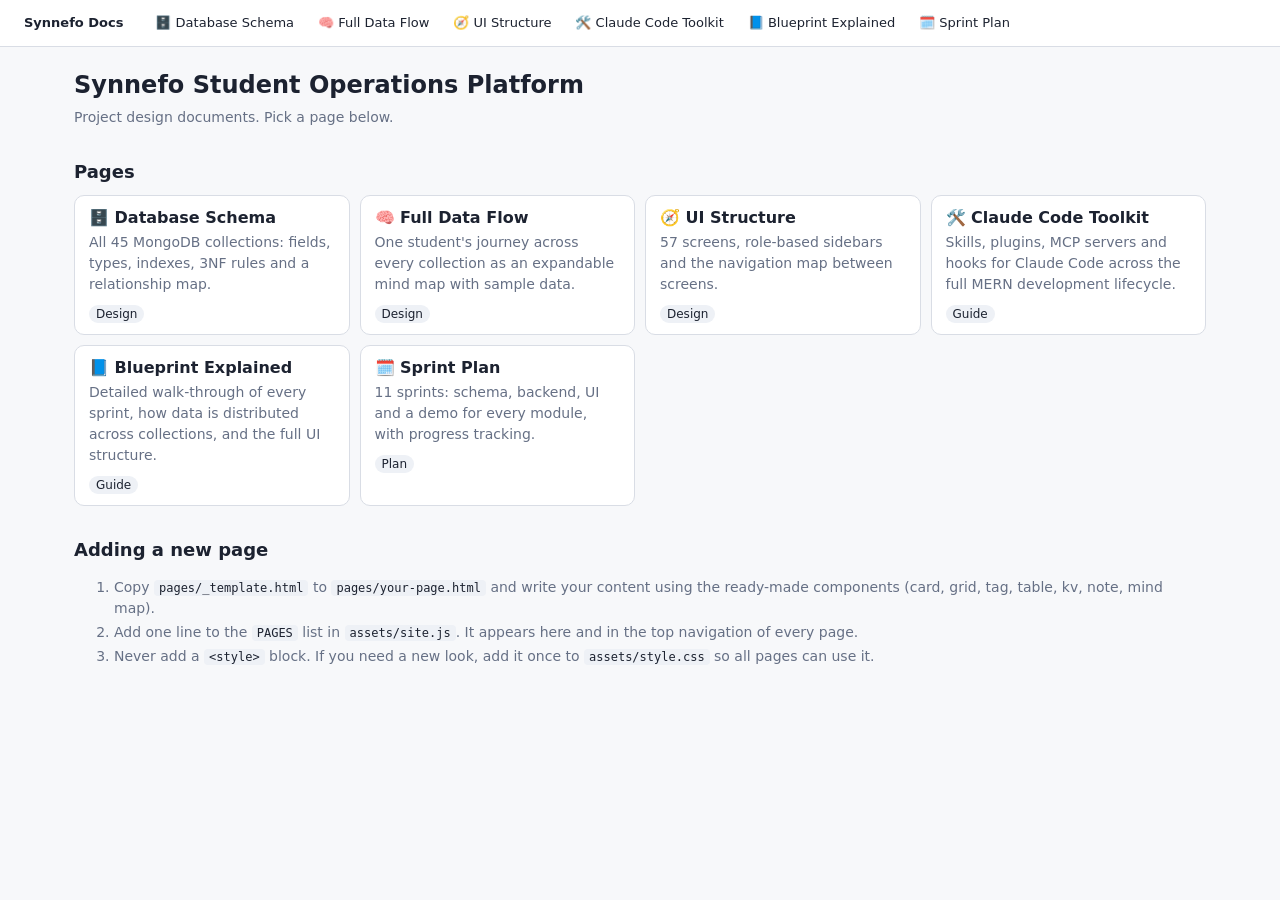
<file: synnefo-docs/index.html>
<!DOCTYPE html>
<html lang="en"><head><meta charset="utf-8">
<meta name="viewport" content="width=device-width, initial-scale=1">
<title>Synnefo Student Operations Platform: Docs</title>
<link rel="stylesheet" href="assets/style.css">
</head><body>
<main>
<h1>Synnefo Student Operations Platform</h1>
<p>Project design documents. Pick a page below.</p>
<h2>Pages</h2>
<div class="grid" id="page-cards"></div>

<h2>Adding a new page</h2>
<ol>
<li>Copy <code>pages/_template.html</code> to <code>pages/your-page.html</code> and write your content using the ready-made components (card, grid, tag, table, kv, note, mind map).</li>
<li>Add one line to the <code>PAGES</code> list in <code>assets/site.js</code>. It appears here and in the top navigation of every page.</li>
<li>Never add a <code>&lt;style&gt;</code> block. If you need a new look, add it once to <code>assets/style.css</code> so all pages can use it.</li>
</ol>
</main>
<script src="assets/site.js" data-root="."></script>
</body></html>
</file>
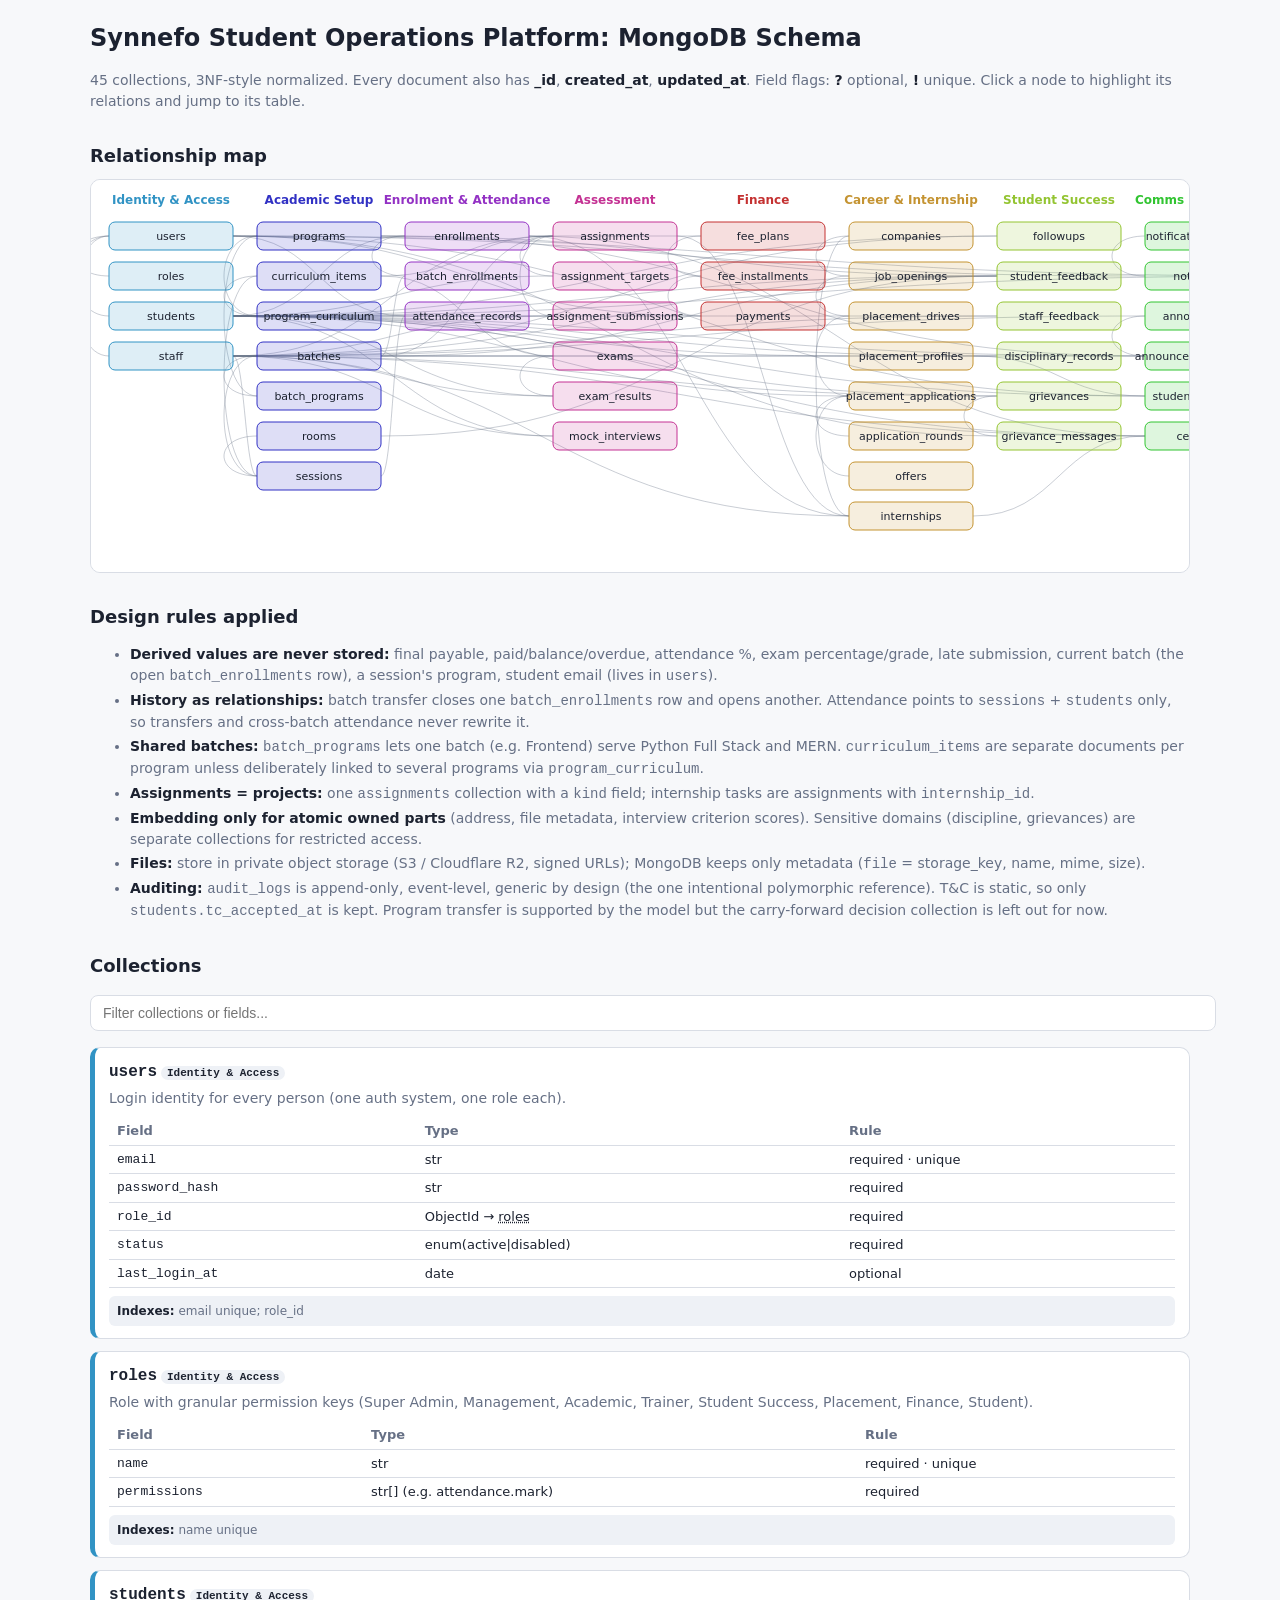
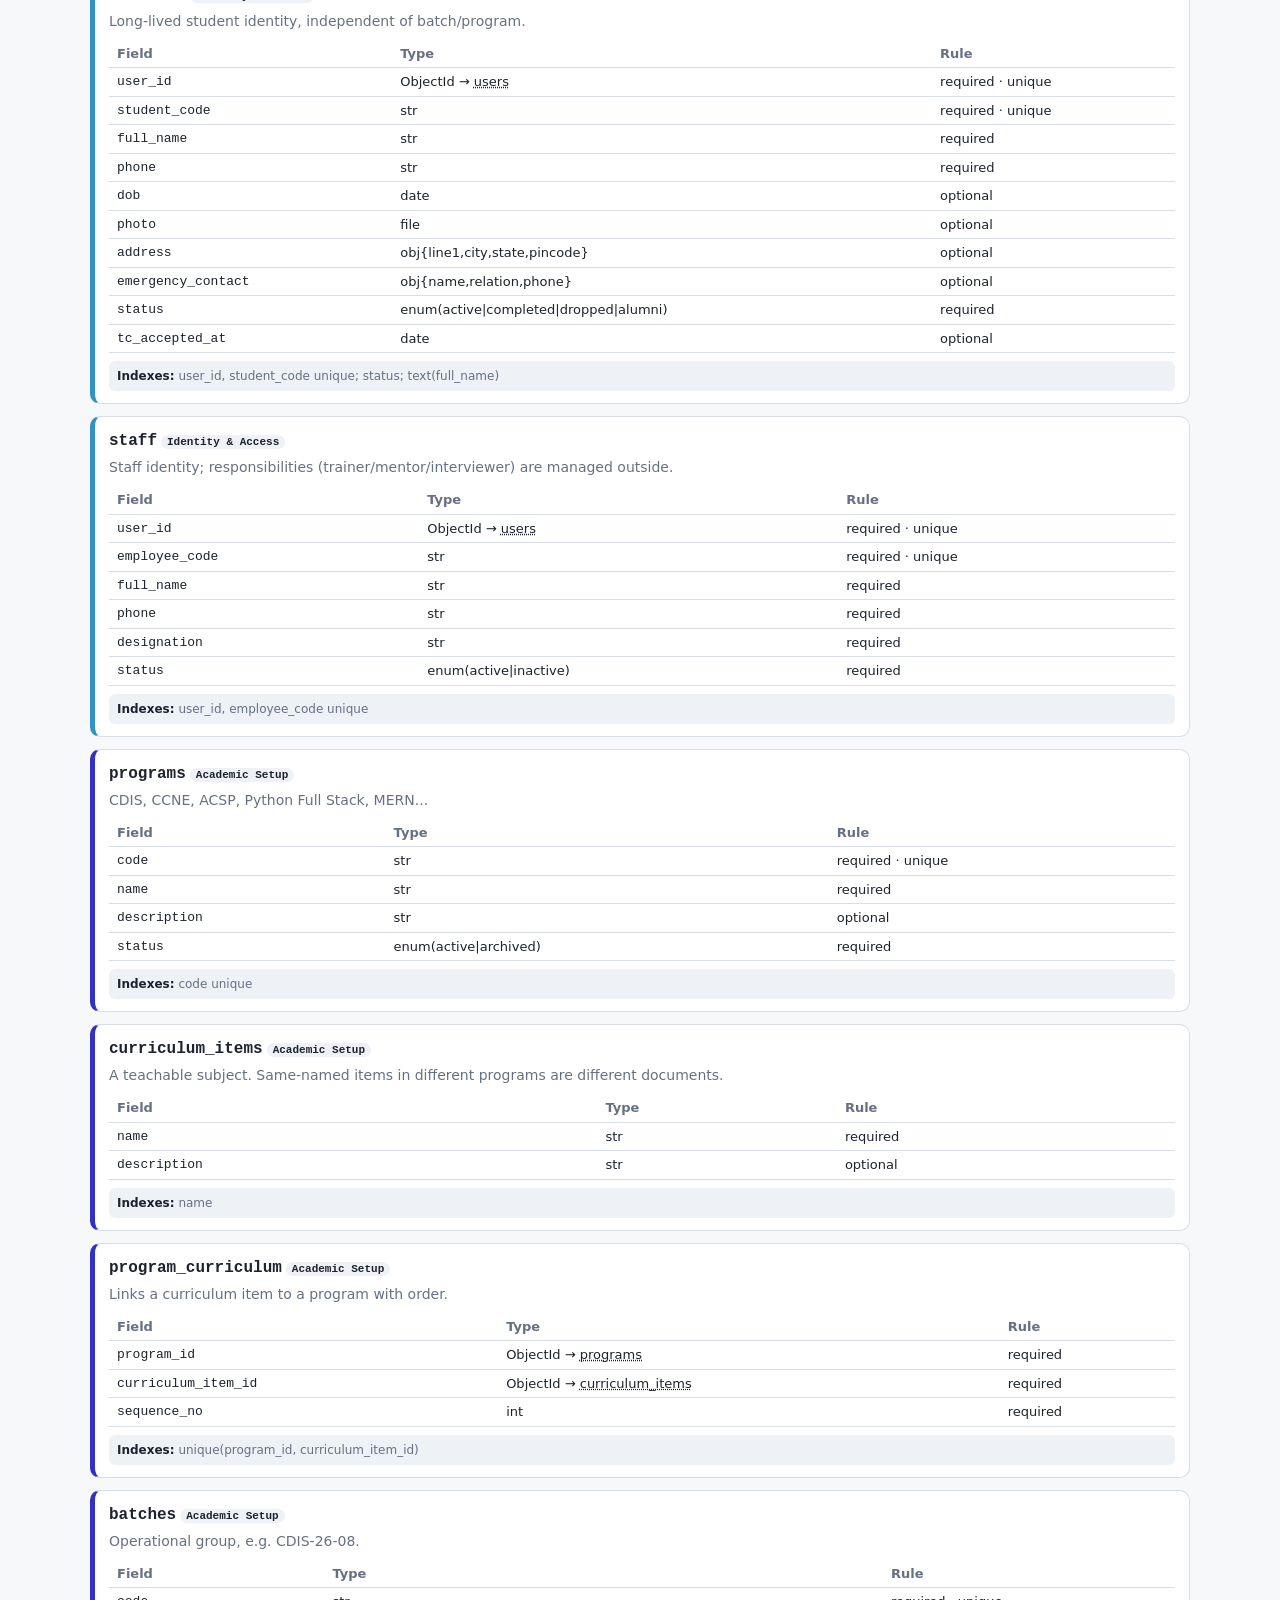
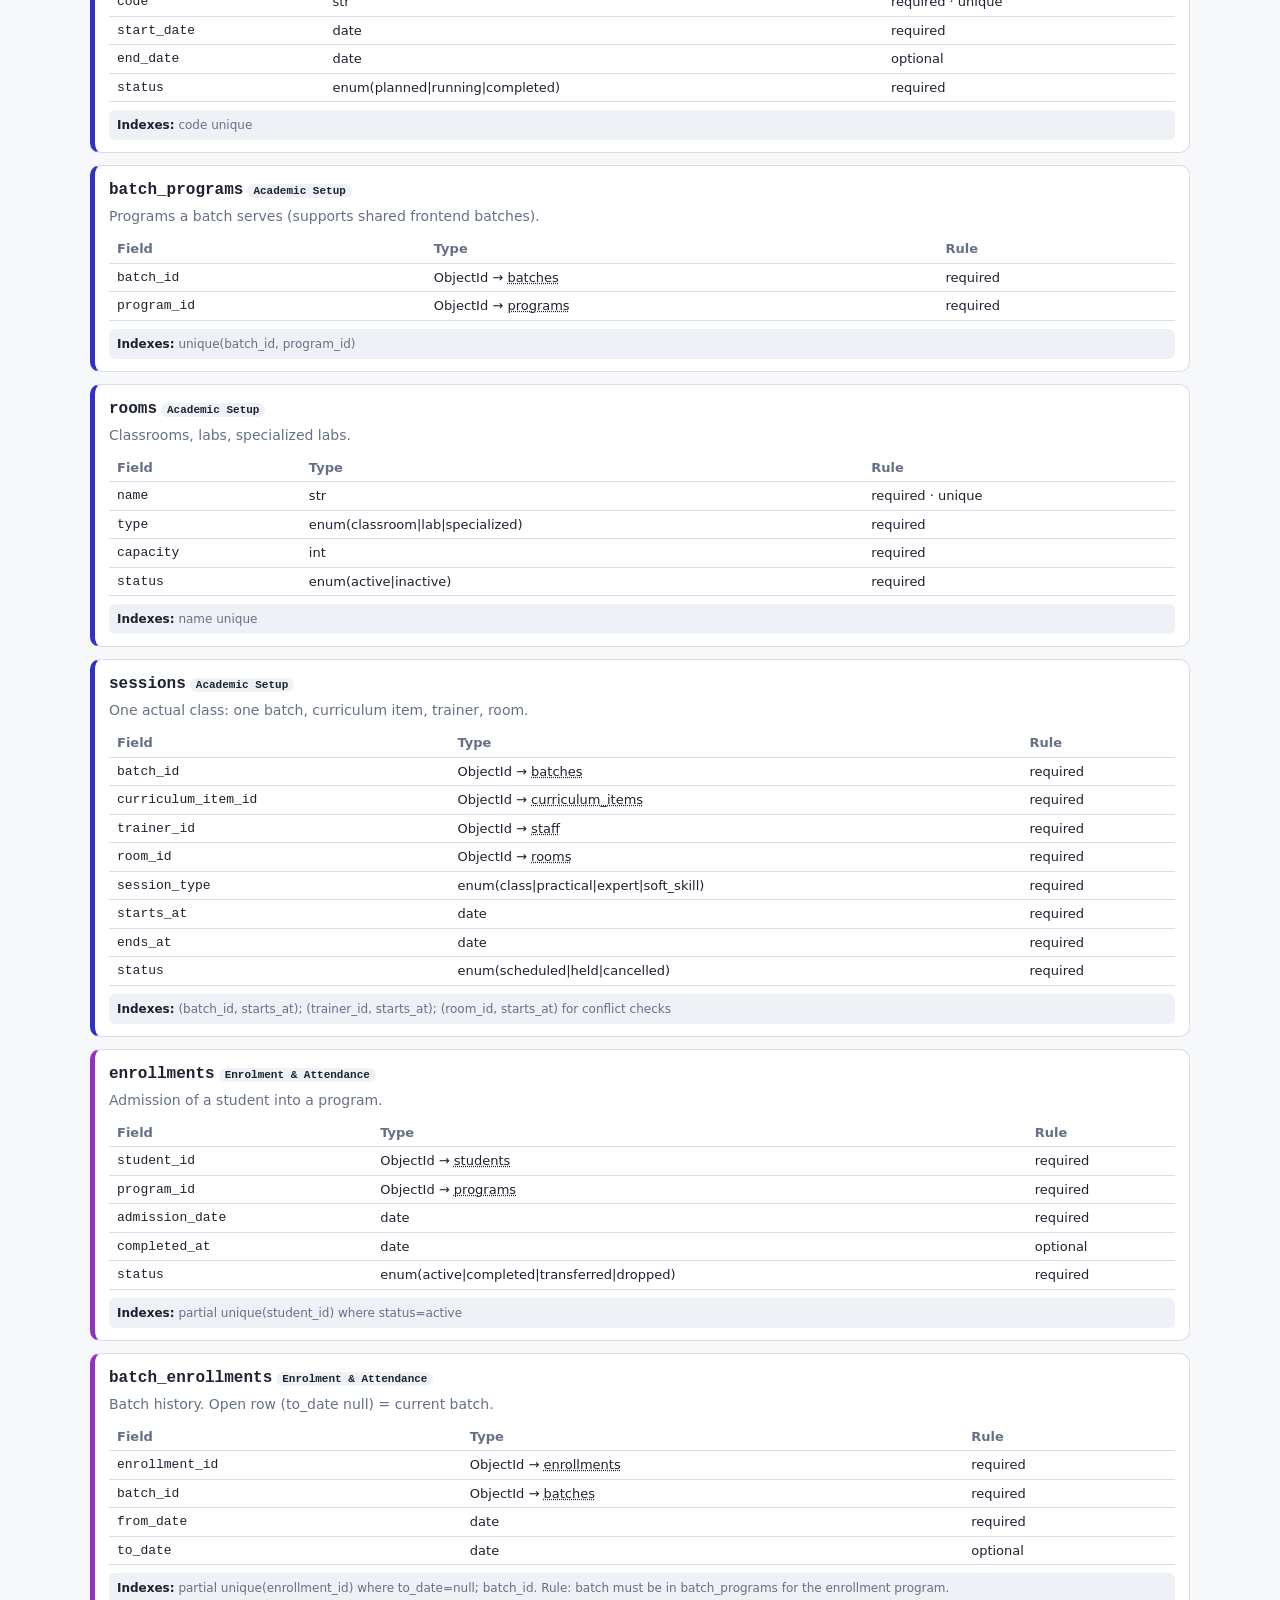
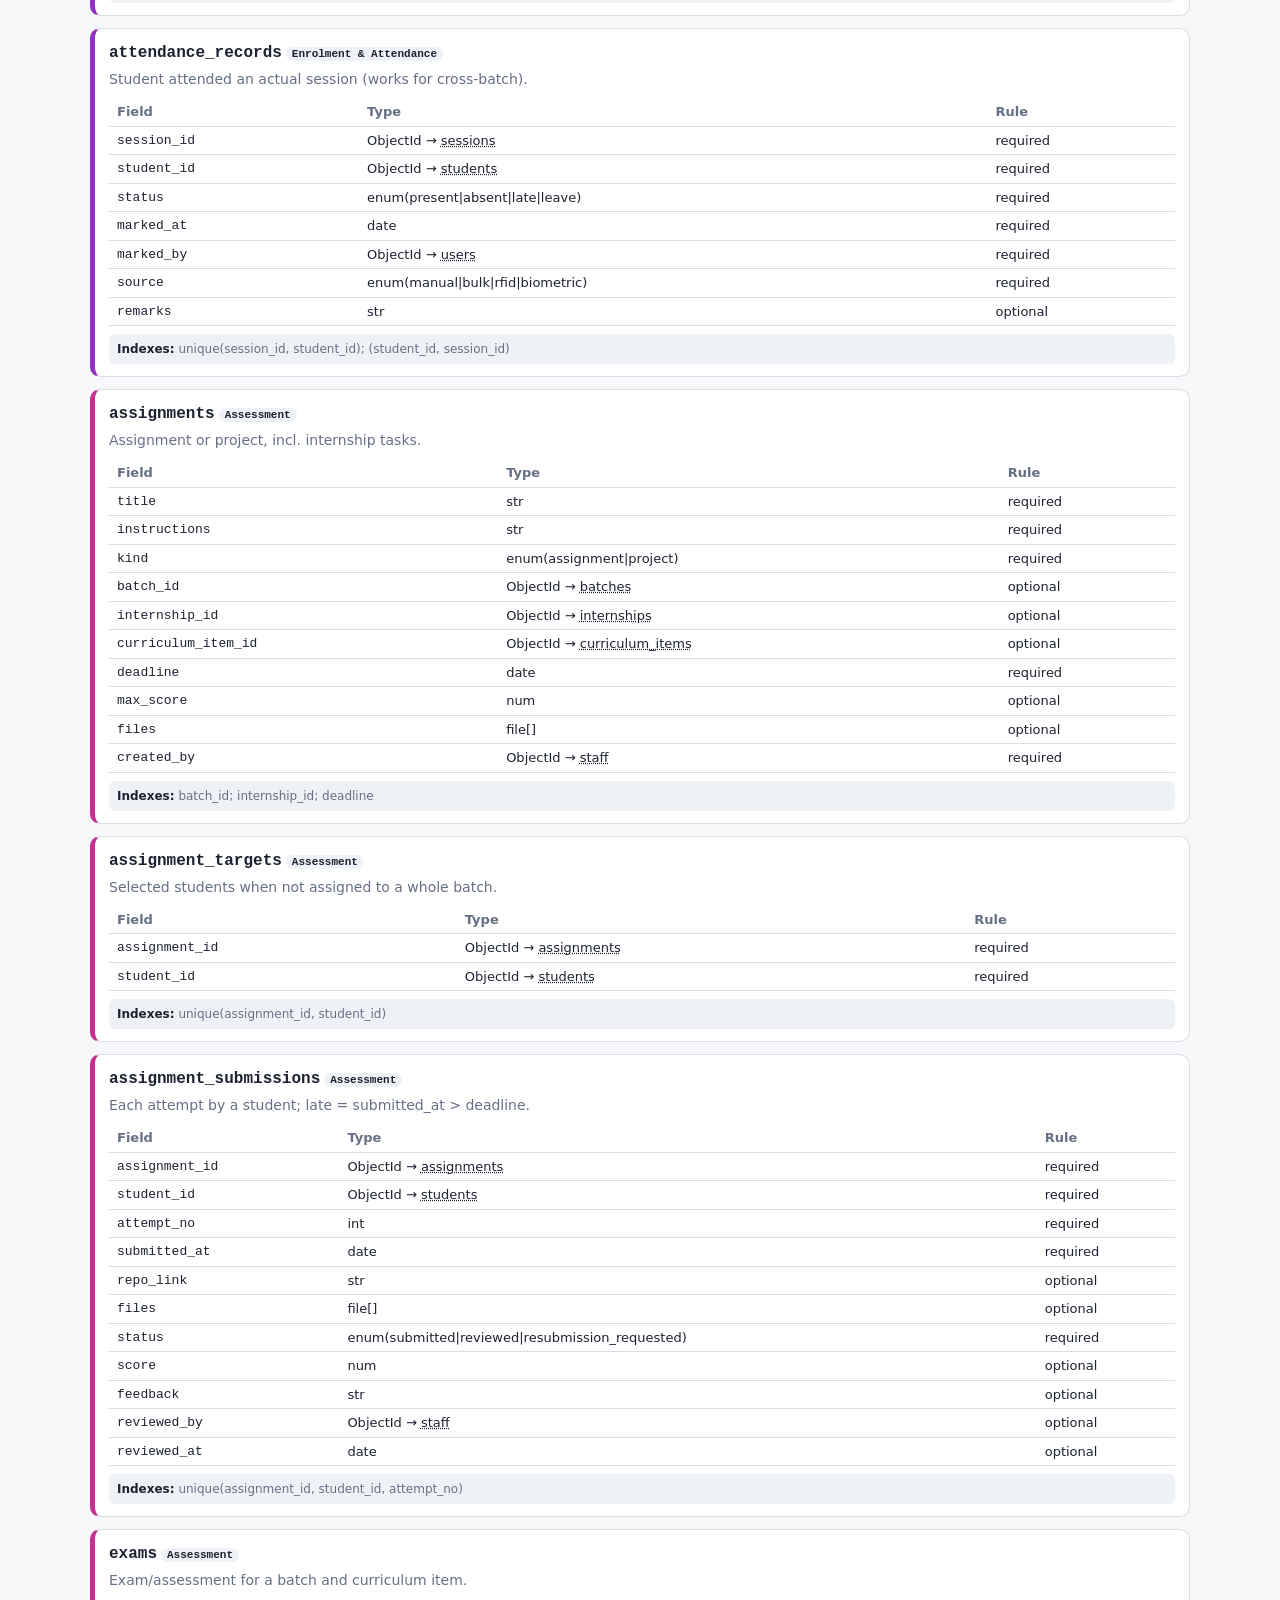
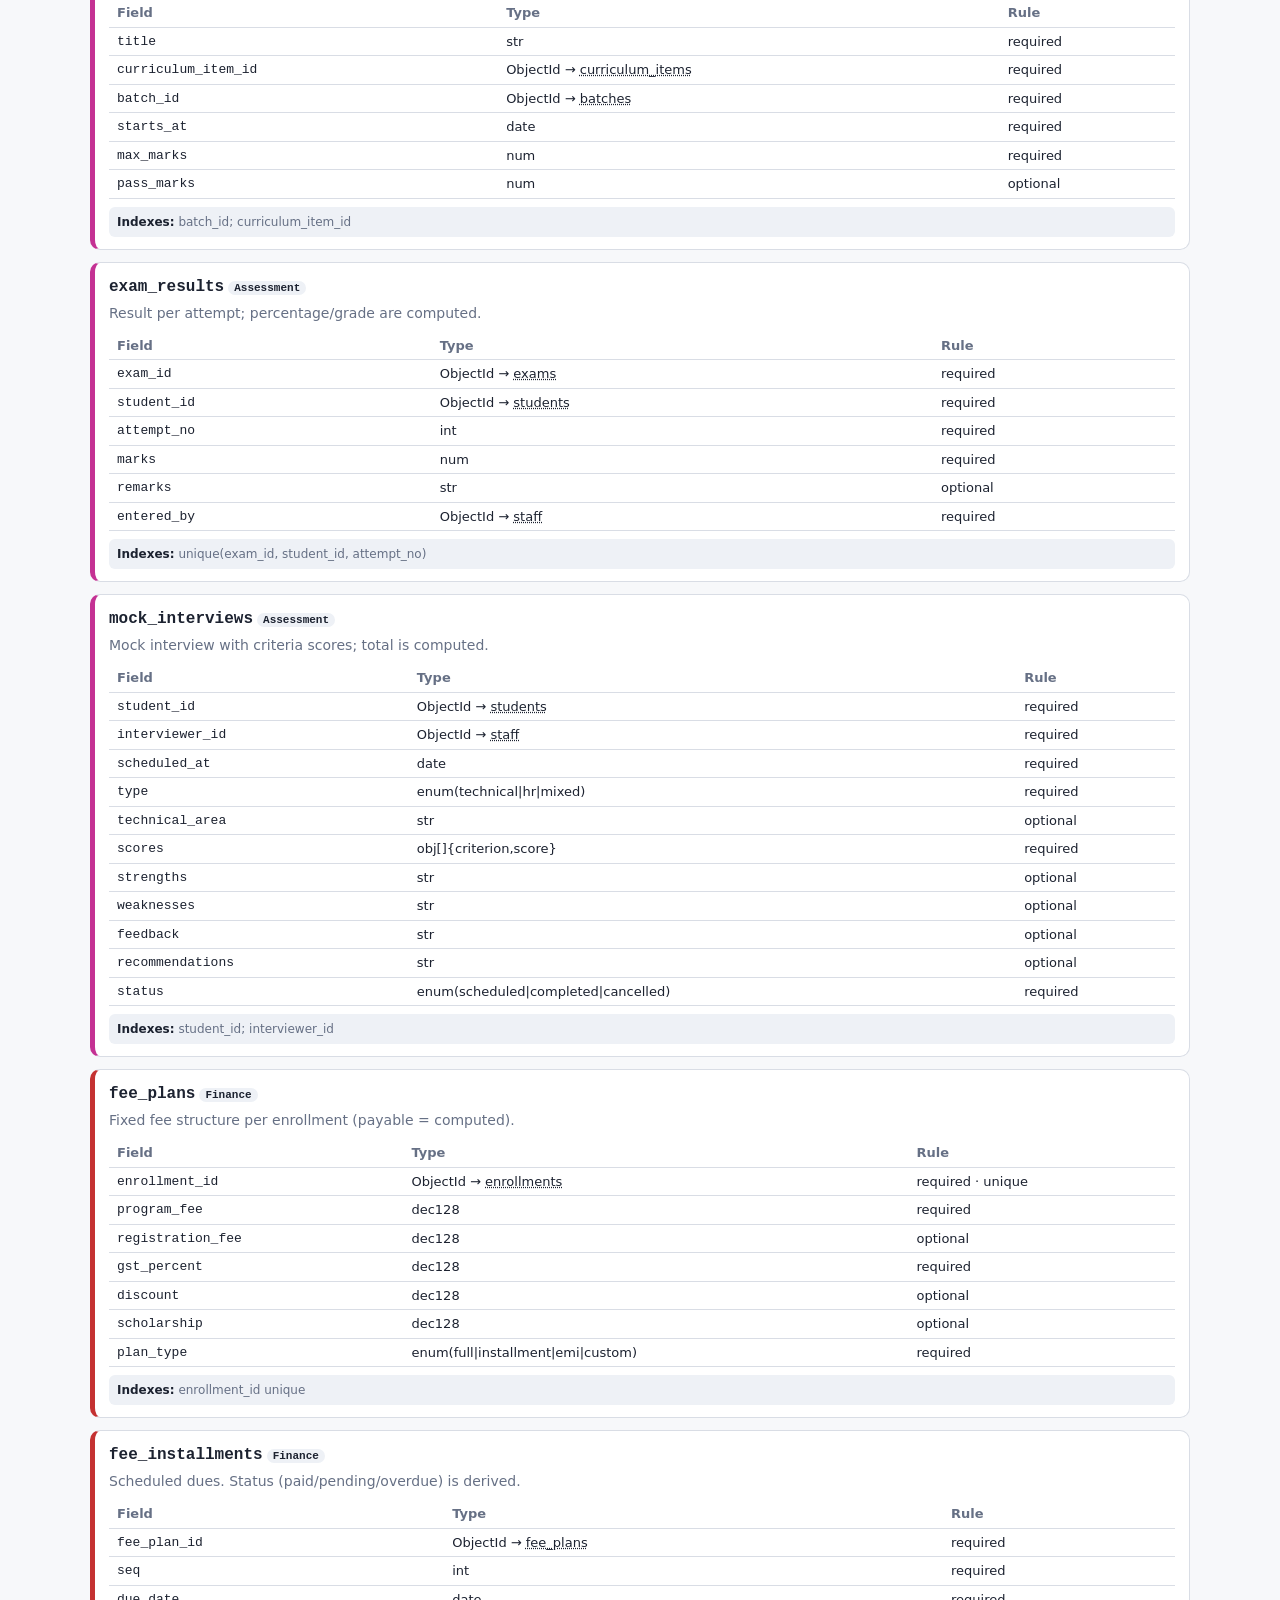
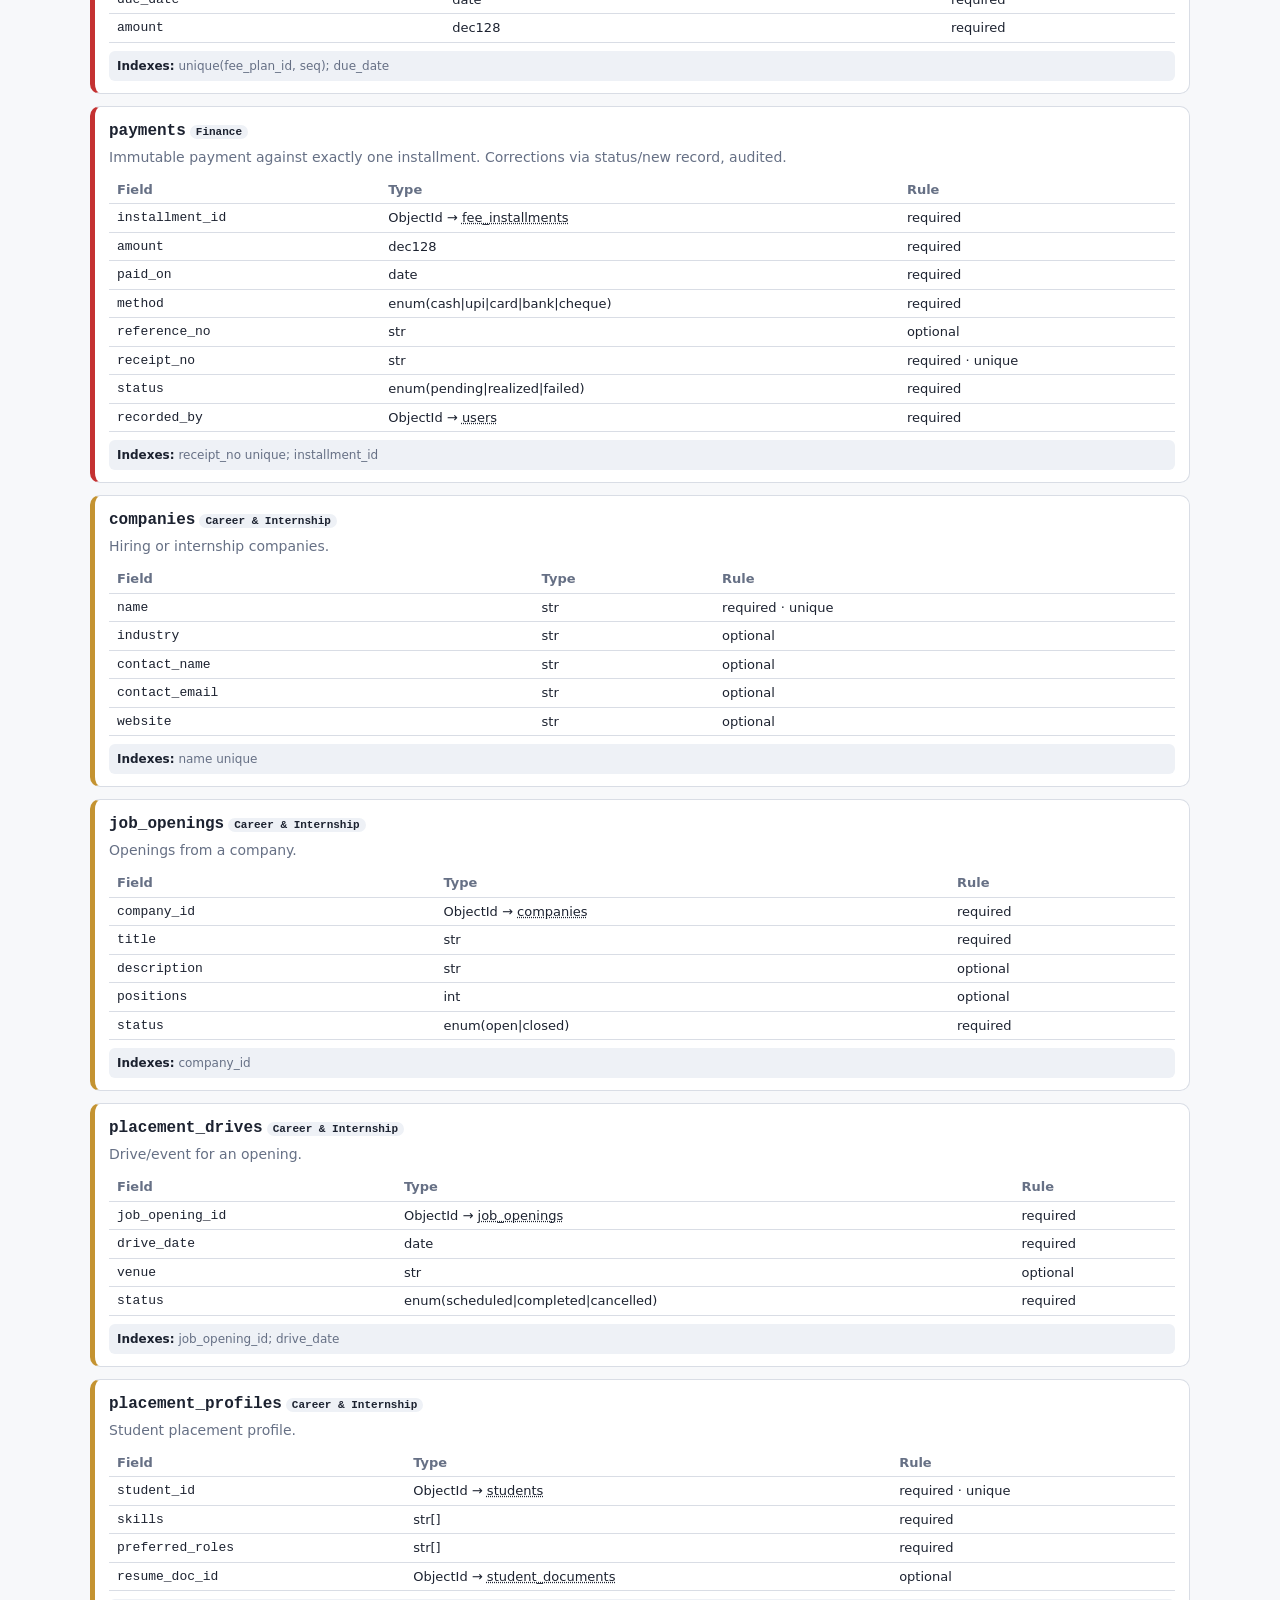
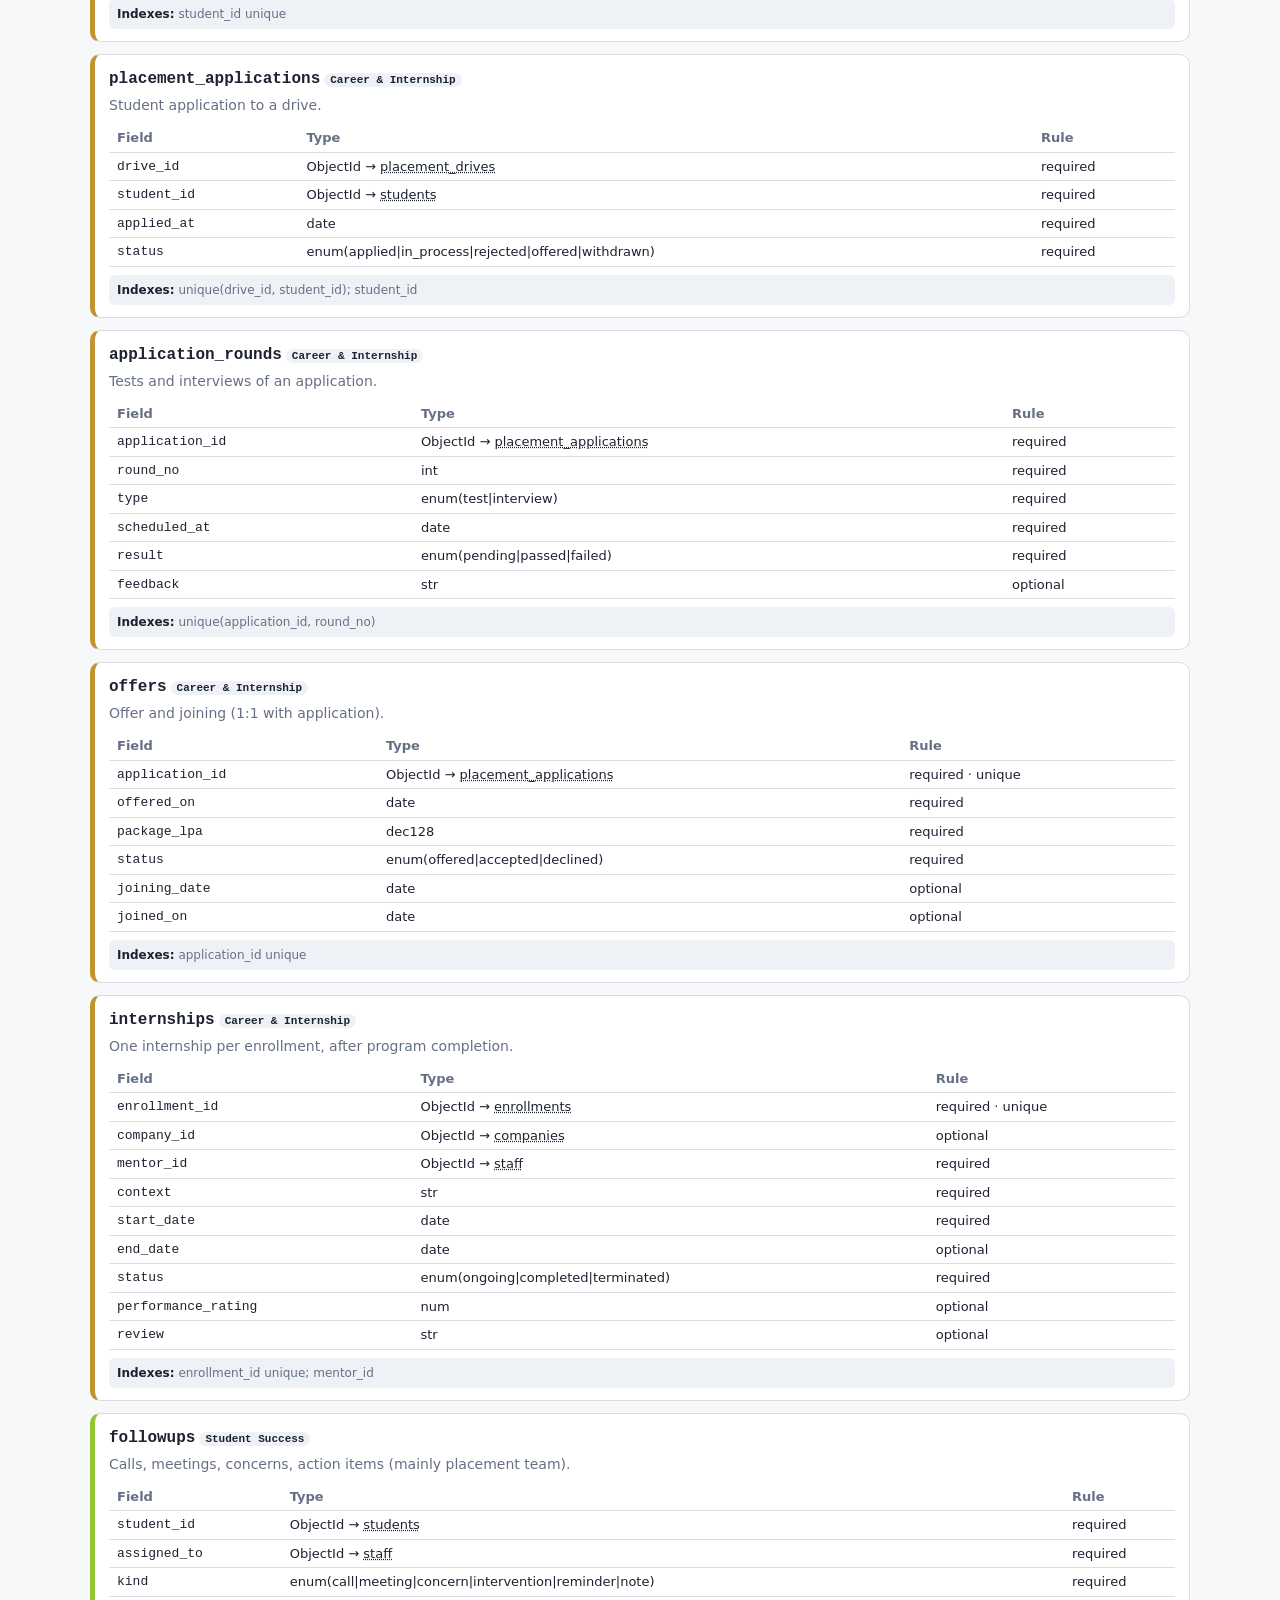
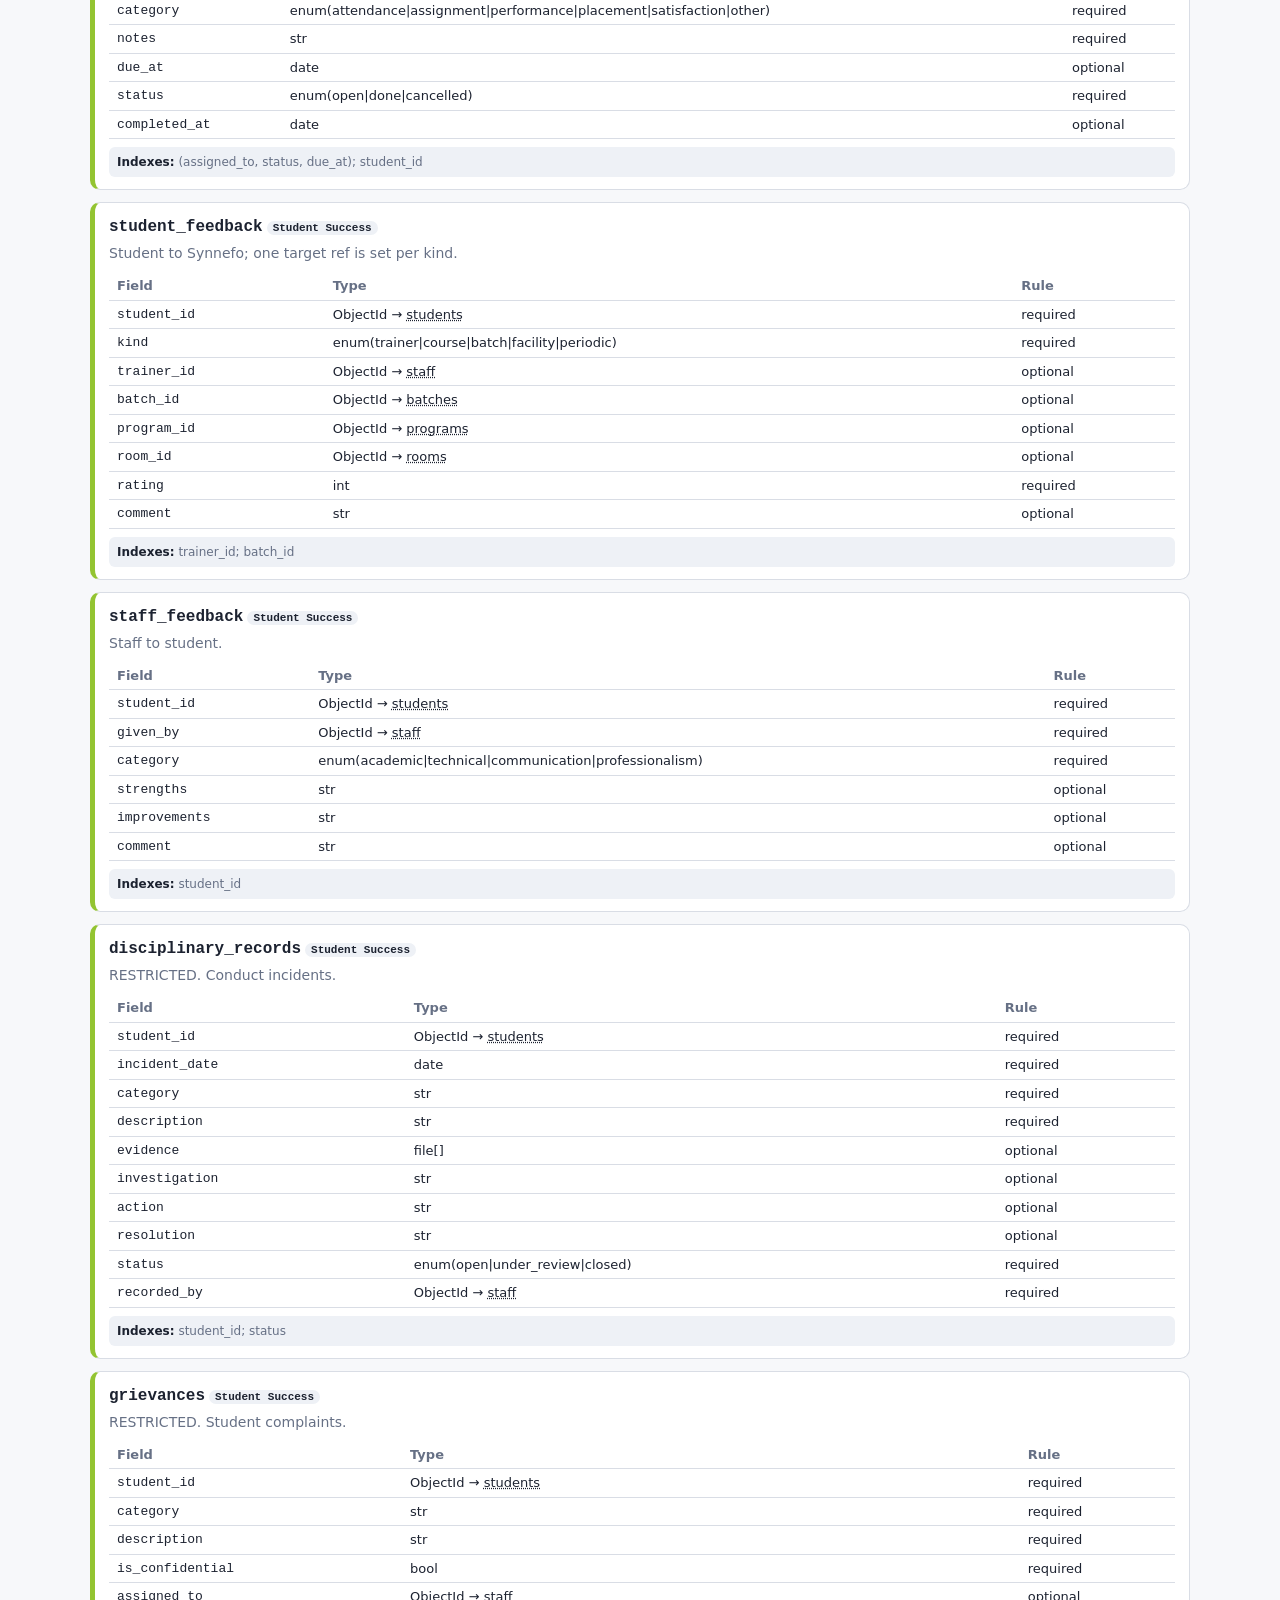
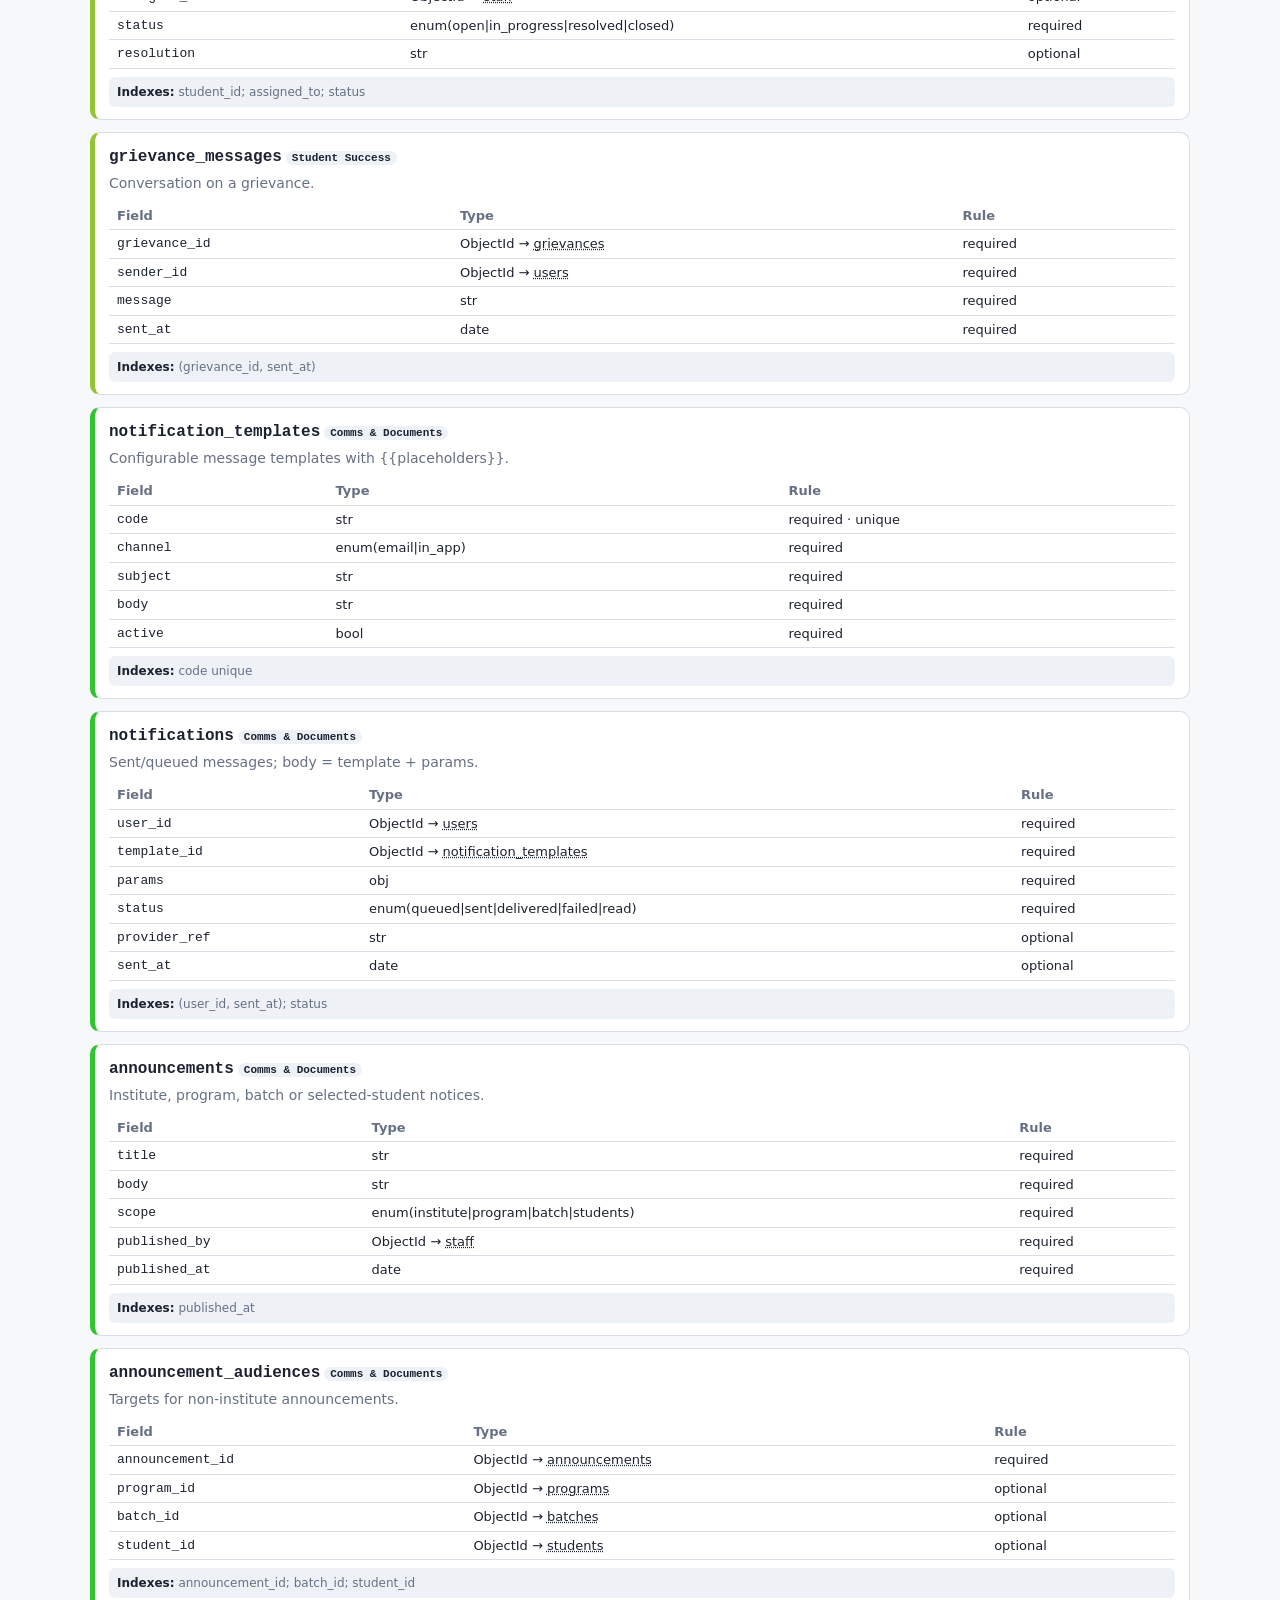
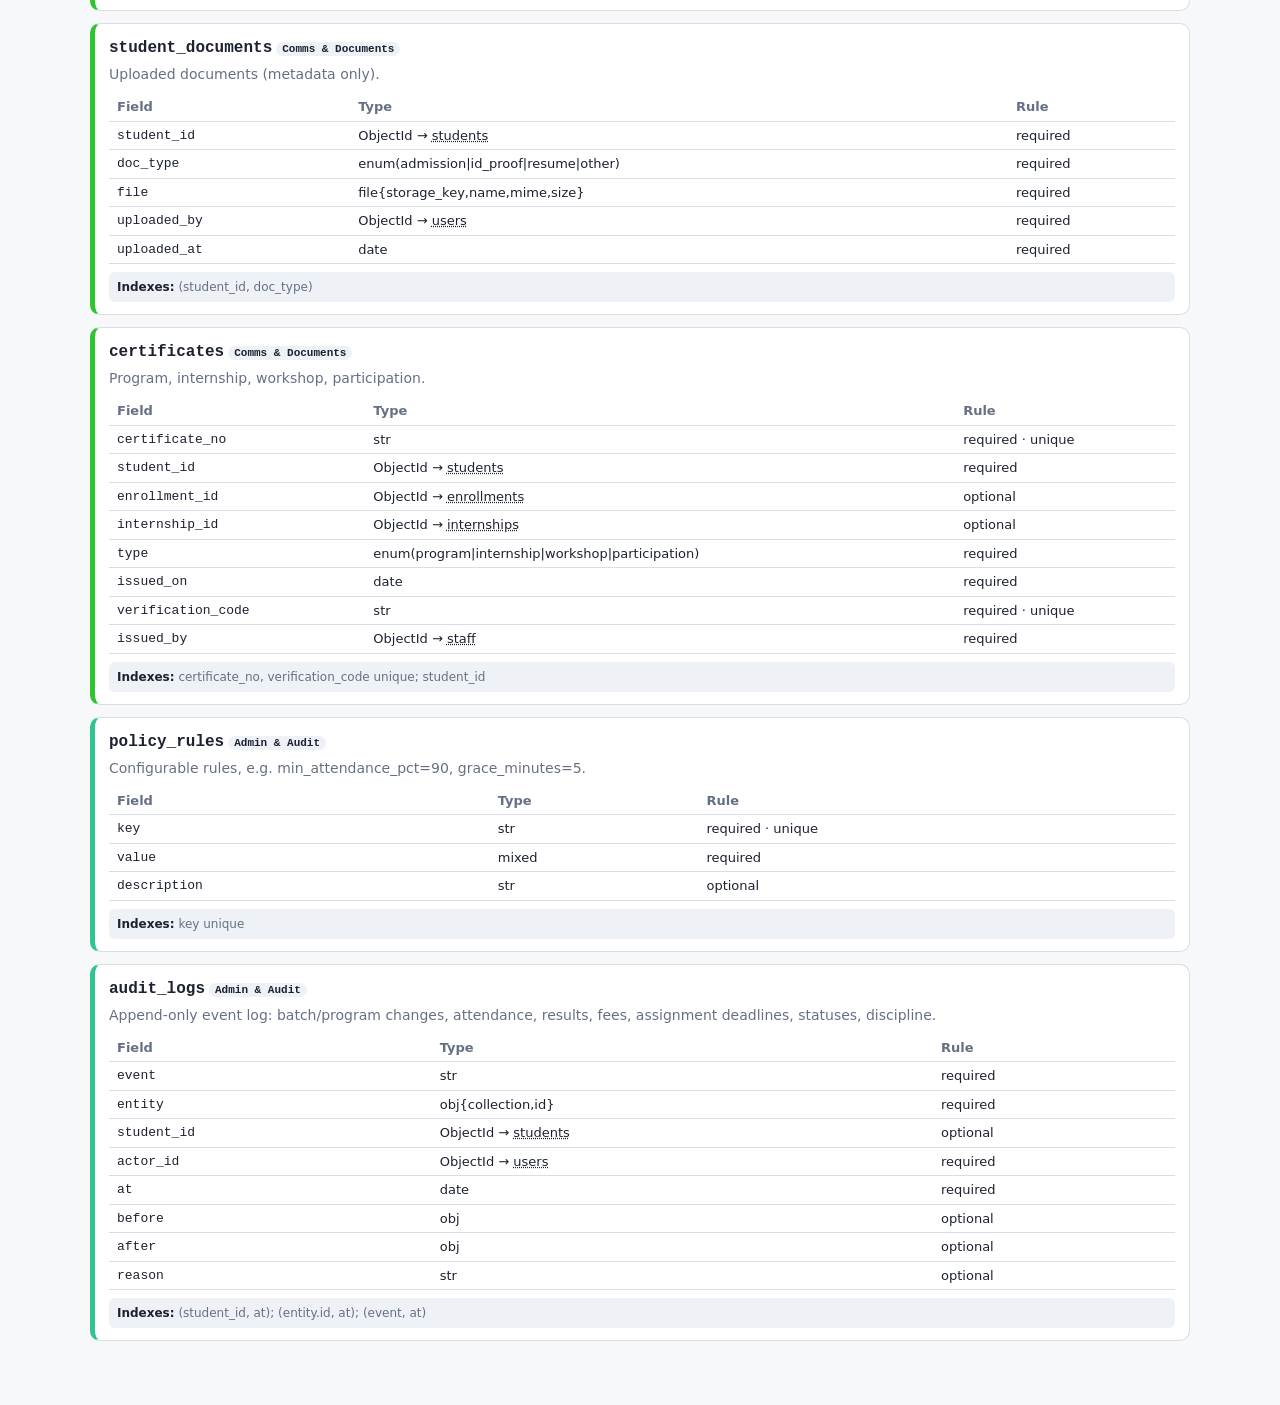
<file: Synnefo MongoDB Schema.html>
<!DOCTYPE html>
<html lang="en"><head><meta charset="utf-8">
<meta name="viewport" content="width=device-width, initial-scale=1, viewport-fit=cover">
<title>Synnefo MongoDB Schema</title>
<style>
:root{box-sizing:border-box;padding-top:env(safe-area-inset-top,0px);padding-bottom:env(safe-area-inset-bottom,0px);--bg:#f7f8fa;--fg:#1c2230;--card:#fff;--bd:#d9dde5;--mut:#667085;--code:#eef1f6}
@media (prefers-color-scheme:dark){:root:not([data-theme="light"]){--bg:#12151c;--fg:#e6e9f0;--card:#1b1f2a;--bd:#323848;--mut:#9aa3b5;--code:#242a38}}
:root[data-theme="dark"]{--bg:#12151c;--fg:#e6e9f0;--card:#1b1f2a;--bd:#323848;--mut:#9aa3b5;--code:#242a38}
html{scroll-padding-top:env(safe-area-inset-top,0px)}
body{margin:0;background:var(--bg);color:var(--fg);font:14px/1.5 system-ui,-apple-system,"Segoe UI",Roboto,sans-serif}
main{max-width:1100px;margin:0 auto;padding:20px 14px 60px}
h1{font-size:24px;margin:0 0 4px}h2{font-size:18px;margin:30px 0 10px}
p,li{color:var(--mut)}li{margin:3px 0}b{color:var(--fg)}
.map{overflow-x:auto;background:var(--card);border:1px solid var(--bd);border-radius:10px}
svg text{font:11px system-ui,sans-serif;fill:var(--fg)}svg .gl{font-weight:700;font-size:12px}
.n{cursor:pointer}.e{fill:none;stroke:var(--mut);stroke-width:1;opacity:.35}
.dim .e{opacity:.04}.dim .n{opacity:.25}.dim .e.on{opacity:.9;stroke-width:1.6}.dim .n.on{opacity:1}
input{width:100%;padding:9px 12px;border:1px solid var(--bd);border-radius:8px;background:var(--card);color:var(--fg);margin:6px 0 4px;font-size:14px}
.c{background:var(--card);border:1px solid var(--bd);border-radius:10px;padding:12px 14px;margin:12px 0;border-left-width:5px}
.c h3{margin:0;font-size:16px;font-family:ui-monospace,Menlo,Consolas,monospace}
.c small{color:var(--mut)}.c p{margin:4px 0 8px}
.tw{overflow-x:auto}table{border-collapse:collapse;width:100%;font-size:13px}
th,td{text-align:left;padding:4px 8px;border-bottom:1px solid var(--bd);white-space:nowrap}
th{color:var(--mut);font-weight:600}td:first-child{font-family:ui-monospace,Menlo,Consolas,monospace}
.ix{margin-top:8px;font-size:12px;background:var(--code);padding:6px 8px;border-radius:6px;color:var(--mut)}
a{color:inherit;text-decoration:underline dotted}.tag{font-size:11px;padding:1px 6px;border-radius:9px;background:var(--code);margin-left:4px}
</style></head><body><main>
<h1>Synnefo Student Operations Platform: MongoDB Schema</h1>
<p>45 collections, 3NF-style normalized. Every document also has <b>_id</b>, <b>created_at</b>, <b>updated_at</b>. Field flags: <b>?</b> optional, <b>!</b> unique. Click a node to highlight its relations and jump to its table.</p>

<h2>Relationship map</h2>
<div class="map"><svg id="svg"></svg></div>

<h2>Design rules applied</h2>
<ul>
<li><b>Derived values are never stored:</b> final payable, paid/balance/overdue, attendance %, exam percentage/grade, late submission, current batch (the open <code>batch_enrollments</code> row), a session's program, student email (lives in <code>users</code>).</li>
<li><b>History as relationships:</b> batch transfer closes one <code>batch_enrollments</code> row and opens another. Attendance points to <code>sessions</code> + <code>students</code> only, so transfers and cross-batch attendance never rewrite it.</li>
<li><b>Shared batches:</b> <code>batch_programs</code> lets one batch (e.g. Frontend) serve Python Full Stack and MERN. <code>curriculum_items</code> are separate documents per program unless deliberately linked to several programs via <code>program_curriculum</code>.</li>
<li><b>Assignments = projects:</b> one <code>assignments</code> collection with a <code>kind</code> field; internship tasks are assignments with <code>internship_id</code>.</li>
<li><b>Embedding only for atomic owned parts</b> (address, file metadata, interview criterion scores). Sensitive domains (discipline, grievances) are separate collections for restricted access.</li>
<li><b>Files:</b> store in private object storage (S3 / Cloudflare R2, signed URLs); MongoDB keeps only metadata (<code>file</code> = storage_key, name, mime, size).</li>
<li><b>Auditing:</b> <code>audit_logs</code> is append-only, event-level, generic by design (the one intentional polymorphic reference). T&amp;C is static, so only <code>students.tc_accepted_at</code> is kept. Program transfer is supported by the model but the carry-forward decision collection is left out for now.</li>
</ul>

<h2>Collections</h2>
<input id="q" placeholder="Filter collections or fields...">
<div id="list"></div>
</main>
<script>
const G=["Identity & Access","Academic Setup","Enrolment & Attendance","Assessment","Finance","Career & Internship","Student Success","Comms & Documents","Admin & Audit"];
const S="status:enum(";
const D=[
[0,"users","Login identity for every person (one auth system, one role each).","email!:str;password_hash:str;role_id:oid>roles;status:enum(active|disabled);last_login_at?:date","email unique; role_id"],
[0,"roles","Role with granular permission keys (Super Admin, Management, Academic, Trainer, Student Success, Placement, Finance, Student).","name!:str;permissions:str[] (e.g. attendance.mark)","name unique"],
[0,"students","Long-lived student identity, independent of batch/program.","user_id!:oid>users;student_code!:str;full_name:str;phone:str;dob?:date;photo?:file;address?:obj{line1,city,state,pincode};emergency_contact?:obj{name,relation,phone};"+S+"active|completed|dropped|alumni);tc_accepted_at?:date","user_id, student_code unique; status; text(full_name)"],
[0,"staff","Staff identity; responsibilities (trainer/mentor/interviewer) are managed outside.","user_id!:oid>users;employee_code!:str;full_name:str;phone:str;designation:str;"+S+"active|inactive)","user_id, employee_code unique"],
[1,"programs","CDIS, CCNE, ACSP, Python Full Stack, MERN...","code!:str;name:str;description?:str;"+S+"active|archived)","code unique"],
[1,"curriculum_items","A teachable subject. Same-named items in different programs are different documents.","name:str;description?:str","name"],
[1,"program_curriculum","Links a curriculum item to a program with order.","program_id:oid>programs;curriculum_item_id:oid>curriculum_items;sequence_no:int","unique(program_id, curriculum_item_id)"],
[1,"batches","Operational group, e.g. CDIS-26-08.","code!:str;start_date:date;end_date?:date;"+S+"planned|running|completed)","code unique"],
[1,"batch_programs","Programs a batch serves (supports shared frontend batches).","batch_id:oid>batches;program_id:oid>programs","unique(batch_id, program_id)"],
[1,"rooms","Classrooms, labs, specialized labs.","name!:str;type:enum(classroom|lab|specialized);capacity:int;"+S+"active|inactive)","name unique"],
[1,"sessions","One actual class: one batch, curriculum item, trainer, room.","batch_id:oid>batches;curriculum_item_id:oid>curriculum_items;trainer_id:oid>staff;room_id:oid>rooms;session_type:enum(class|practical|expert|soft_skill);starts_at:date;ends_at:date;"+S+"scheduled|held|cancelled)","(batch_id, starts_at); (trainer_id, starts_at); (room_id, starts_at) for conflict checks"],
[2,"enrollments","Admission of a student into a program.","student_id:oid>students;program_id:oid>programs;admission_date:date;completed_at?:date;"+S+"active|completed|transferred|dropped)","partial unique(student_id) where status=active"],
[2,"batch_enrollments","Batch history. Open row (to_date null) = current batch.","enrollment_id:oid>enrollments;batch_id:oid>batches;from_date:date;to_date?:date","partial unique(enrollment_id) where to_date=null; batch_id. Rule: batch must be in batch_programs for the enrollment program."],
[2,"attendance_records","Student attended an actual session (works for cross-batch).","session_id:oid>sessions;student_id:oid>students;"+S+"present|absent|late|leave);marked_at:date;marked_by:oid>users;source:enum(manual|bulk|rfid|biometric);remarks?:str","unique(session_id, student_id); (student_id, session_id)"],
[3,"assignments","Assignment or project, incl. internship tasks.","title:str;instructions:str;kind:enum(assignment|project);batch_id?:oid>batches;internship_id?:oid>internships;curriculum_item_id?:oid>curriculum_items;deadline:date;max_score?:num;files?:file[];created_by:oid>staff","batch_id; internship_id; deadline"],
[3,"assignment_targets","Selected students when not assigned to a whole batch.","assignment_id:oid>assignments;student_id:oid>students","unique(assignment_id, student_id)"],
[3,"assignment_submissions","Each attempt by a student; late = submitted_at > deadline.","assignment_id:oid>assignments;student_id:oid>students;attempt_no:int;submitted_at:date;repo_link?:str;files?:file[];"+S+"submitted|reviewed|resubmission_requested);score?:num;feedback?:str;reviewed_by?:oid>staff;reviewed_at?:date","unique(assignment_id, student_id, attempt_no)"],
[3,"exams","Exam/assessment for a batch and curriculum item.","title:str;curriculum_item_id:oid>curriculum_items;batch_id:oid>batches;starts_at:date;max_marks:num;pass_marks?:num","batch_id; curriculum_item_id"],
[3,"exam_results","Result per attempt; percentage/grade are computed.","exam_id:oid>exams;student_id:oid>students;attempt_no:int;marks:num;remarks?:str;entered_by:oid>staff","unique(exam_id, student_id, attempt_no)"],
[3,"mock_interviews","Mock interview with criteria scores; total is computed.","student_id:oid>students;interviewer_id:oid>staff;scheduled_at:date;type:enum(technical|hr|mixed);technical_area?:str;scores:obj[]{criterion,score};strengths?:str;weaknesses?:str;feedback?:str;recommendations?:str;"+S+"scheduled|completed|cancelled)","student_id; interviewer_id"],
[4,"fee_plans","Fixed fee structure per enrollment (payable = computed).","enrollment_id!:oid>enrollments;program_fee:dec128;registration_fee?:dec128;gst_percent:dec128;discount?:dec128;scholarship?:dec128;plan_type:enum(full|installment|emi|custom)","enrollment_id unique"],
[4,"fee_installments","Scheduled dues. Status (paid/pending/overdue) is derived.","fee_plan_id:oid>fee_plans;seq:int;due_date:date;amount:dec128","unique(fee_plan_id, seq); due_date"],
[4,"payments","Immutable payment against exactly one installment. Corrections via status/new record, audited.","installment_id:oid>fee_installments;amount:dec128;paid_on:date;method:enum(cash|upi|card|bank|cheque);reference_no?:str;receipt_no!:str;"+S+"pending|realized|failed);recorded_by:oid>users","receipt_no unique; installment_id"],
[5,"companies","Hiring or internship companies.","name!:str;industry?:str;contact_name?:str;contact_email?:str;website?:str","name unique"],
[5,"job_openings","Openings from a company.","company_id:oid>companies;title:str;description?:str;positions?:int;"+S+"open|closed)","company_id"],
[5,"placement_drives","Drive/event for an opening.","job_opening_id:oid>job_openings;drive_date:date;venue?:str;"+S+"scheduled|completed|cancelled)","job_opening_id; drive_date"],
[5,"placement_profiles","Student placement profile.","student_id!:oid>students;skills:str[];preferred_roles:str[];resume_doc_id?:oid>student_documents","student_id unique"],
[5,"placement_applications","Student application to a drive.","drive_id:oid>placement_drives;student_id:oid>students;applied_at:date;"+S+"applied|in_process|rejected|offered|withdrawn)","unique(drive_id, student_id); student_id"],
[5,"application_rounds","Tests and interviews of an application.","application_id:oid>placement_applications;round_no:int;type:enum(test|interview);scheduled_at:date;result:enum(pending|passed|failed);feedback?:str","unique(application_id, round_no)"],
[5,"offers","Offer and joining (1:1 with application).","application_id!:oid>placement_applications;offered_on:date;package_lpa:dec128;"+S+"offered|accepted|declined);joining_date?:date;joined_on?:date","application_id unique"],
[5,"internships","One internship per enrollment, after program completion.","enrollment_id!:oid>enrollments;company_id?:oid>companies;mentor_id:oid>staff;context:str;start_date:date;end_date?:date;"+S+"ongoing|completed|terminated);performance_rating?:num;review?:str","enrollment_id unique; mentor_id"],
[6,"followups","Calls, meetings, concerns, action items (mainly placement team).","student_id:oid>students;assigned_to:oid>staff;kind:enum(call|meeting|concern|intervention|reminder|note);category:enum(attendance|assignment|performance|placement|satisfaction|other);notes:str;due_at?:date;"+S+"open|done|cancelled);completed_at?:date","(assigned_to, status, due_at); student_id"],
[6,"student_feedback","Student to Synnefo; one target ref is set per kind.","student_id:oid>students;kind:enum(trainer|course|batch|facility|periodic);trainer_id?:oid>staff;batch_id?:oid>batches;program_id?:oid>programs;room_id?:oid>rooms;rating:int;comment?:str","trainer_id; batch_id"],
[6,"staff_feedback","Staff to student.","student_id:oid>students;given_by:oid>staff;category:enum(academic|technical|communication|professionalism);strengths?:str;improvements?:str;comment?:str","student_id"],
[6,"disciplinary_records","RESTRICTED. Conduct incidents.","student_id:oid>students;incident_date:date;category:str;description:str;evidence?:file[];investigation?:str;action?:str;resolution?:str;"+S+"open|under_review|closed);recorded_by:oid>staff","student_id; status"],
[6,"grievances","RESTRICTED. Student complaints.","student_id:oid>students;category:str;description:str;is_confidential:bool;assigned_to?:oid>staff;"+S+"open|in_progress|resolved|closed);resolution?:str","student_id; assigned_to; status"],
[6,"grievance_messages","Conversation on a grievance.","grievance_id:oid>grievances;sender_id:oid>users;message:str;sent_at:date","(grievance_id, sent_at)"],
[7,"notification_templates","Configurable message templates with {{placeholders}}.","code!:str;channel:enum(email|in_app);subject:str;body:str;active:bool","code unique"],
[7,"notifications","Sent/queued messages; body = template + params.","user_id:oid>users;template_id:oid>notification_templates;params:obj;"+S+"queued|sent|delivered|failed|read);provider_ref?:str;sent_at?:date","(user_id, sent_at); status"],
[7,"announcements","Institute, program, batch or selected-student notices.","title:str;body:str;scope:enum(institute|program|batch|students);published_by:oid>staff;published_at:date","published_at"],
[7,"announcement_audiences","Targets for non-institute announcements.","announcement_id:oid>announcements;program_id?:oid>programs;batch_id?:oid>batches;student_id?:oid>students","announcement_id; batch_id; student_id"],
[7,"student_documents","Uploaded documents (metadata only).","student_id:oid>students;doc_type:enum(admission|id_proof|resume|other);file:file{storage_key,name,mime,size};uploaded_by:oid>users;uploaded_at:date","(student_id, doc_type)"],
[7,"certificates","Program, internship, workshop, participation.","certificate_no!:str;student_id:oid>students;enrollment_id?:oid>enrollments;internship_id?:oid>internships;type:enum(program|internship|workshop|participation);issued_on:date;verification_code!:str;issued_by:oid>staff","certificate_no, verification_code unique; student_id"],
[8,"policy_rules","Configurable rules, e.g. min_attendance_pct=90, grace_minutes=5.","key!:str;value:mixed;description?:str","key unique"],
[8,"audit_logs","Append-only event log: batch/program changes, attendance, results, fees, assignment deadlines, statuses, discipline.","event:str;entity:obj{collection,id};student_id?:oid>students;actor_id:oid>users;at:date;before?:obj;after?:obj;reason?:str","(student_id, at); (entity.id, at); (event, at)"]
];
const col=g=>`hsl(${g*40+200} 60% 48%)`;
const esc=s=>s.replace(/&/g,"&amp;").replace(/</g,"&lt;").replace(/>/g,"&gt;");
const names=new Set(D.map(d=>d[1]));
function parse(f){return f.split(";").map(x=>{const i=x.indexOf(":");const m=x.slice(0,i).match(/^([\w.]+)([?!]*)$/);return{n:m[1],o:m[2].includes("?"),u:m[2].includes("!"),t:x.slice(i+1)}})}
// list
const list=document.getElementById("list");
list.innerHTML=D.map(d=>{const rows=parse(d[3]).map(f=>{
const r=f.t.match(/^oid>(\w+)(.*)/);
const t=r?`ObjectId → <a href="#t-${r[1]}">${r[1]}</a>`:esc(f.t);
return`<tr><td>${f.n}</td><td>${t}</td><td>${f.o?"optional":"required"}${f.u?" · unique":""}</td></tr>`}).join("");
return`<div class="c" id="t-${d[1]}" style="border-left-color:${col(d[0])}" data-s="${esc((d[1]+d[2]+d[3]).toLowerCase())}"><h3>${d[1]}<span class="tag">${G[d[0]]}</span></h3><p>${esc(d[2])}</p><div class="tw"><table><tr><th>Field</th><th>Type</th><th>Rule</th></tr>${rows}</table></div><div class="ix"><b>Indexes:</b> ${esc(d[4])}</div></div>`}).join("");
document.getElementById("q").oninput=e=>{const v=e.target.value.toLowerCase();list.querySelectorAll(".c").forEach(c=>c.style.display=c.dataset.s.includes(v)?"":"none")};
// map
const W=148,pos={},cnt={};let H=0;
D.forEach(d=>{const g=d[0];cnt[g]=(cnt[g]||0);pos[d[1]]={x:14+g*W+66,y:56+cnt[g]*40,g};cnt[g]++;H=Math.max(H,56+cnt[g]*40)});
const svg=document.getElementById("svg");svg.setAttribute("width",G.length*W+20);svg.setAttribute("height",H+10);
let edges=[];D.forEach(d=>parse(d[3]).forEach(f=>{const r=f.t.match(/^oid>(\w+)/);if(r&&names.has(r[1])&&r[1]!==d[1])edges.push([d[1],r[1]])}));
edges=edges.filter((e,i)=>edges.findIndex(x=>x[0]===e[0]&&x[1]===e[1])===i);
let h=G.map((g,i)=>`<text class="gl" x="${14+i*W+66}" y="24" text-anchor="middle" style="fill:${col(i)}">${g}</text>`).join("");
h+=edges.map((e,i)=>{const a=pos[e[0]],b=pos[e[1]];let d;
if(a.x===b.x){const o=a.x-76;d=`M${a.x-62},${a.y} C${o-30},${a.y} ${o-30},${b.y} ${b.x-62},${b.y}`}
else{const s=a.x<b.x?1:-1,x1=a.x+s*62,x2=b.x-s*62,m=(x1+x2)/2;d=`M${x1},${a.y} C${m},${a.y} ${m},${b.y} ${x2},${b.y}`}
return`<path class="e" data-a="${e[0]}" data-b="${e[1]}" d="${d}"/>`}).join("");
h+=D.map(d=>{const p=pos[d[1]];return`<g class="n" data-n="${d[1]}"><rect x="${p.x-62}" y="${p.y-14}" width="124" height="28" rx="6" fill="${col(d[0])}" fill-opacity=".16" stroke="${col(d[0])}"/><text x="${p.x}" y="${p.y+4}" text-anchor="middle">${d[1]}</text></g>`}).join("");
svg.innerHTML=h;
function hl(n){svg.classList.toggle("dim",!!n);svg.querySelectorAll(".e,.n").forEach(el=>el.classList.remove("on"));if(!n)return;const rel=new Set([n]);
svg.querySelectorAll(".e").forEach(p=>{if(p.dataset.a===n||p.dataset.b===n){p.classList.add("on");rel.add(p.dataset.a);rel.add(p.dataset.b)}});
svg.querySelectorAll(".n").forEach(g=>{if(rel.has(g.dataset.n))g.classList.add("on")})}
svg.querySelectorAll(".n").forEach(g=>{g.onmouseenter=()=>hl(g.dataset.n);g.onmouseleave=()=>hl(null);g.onclick=()=>{const t=document.getElementById("t-"+g.dataset.n);if(t)t.scrollIntoView({behavior:"smooth"})}});
</script></body></html>
</file>
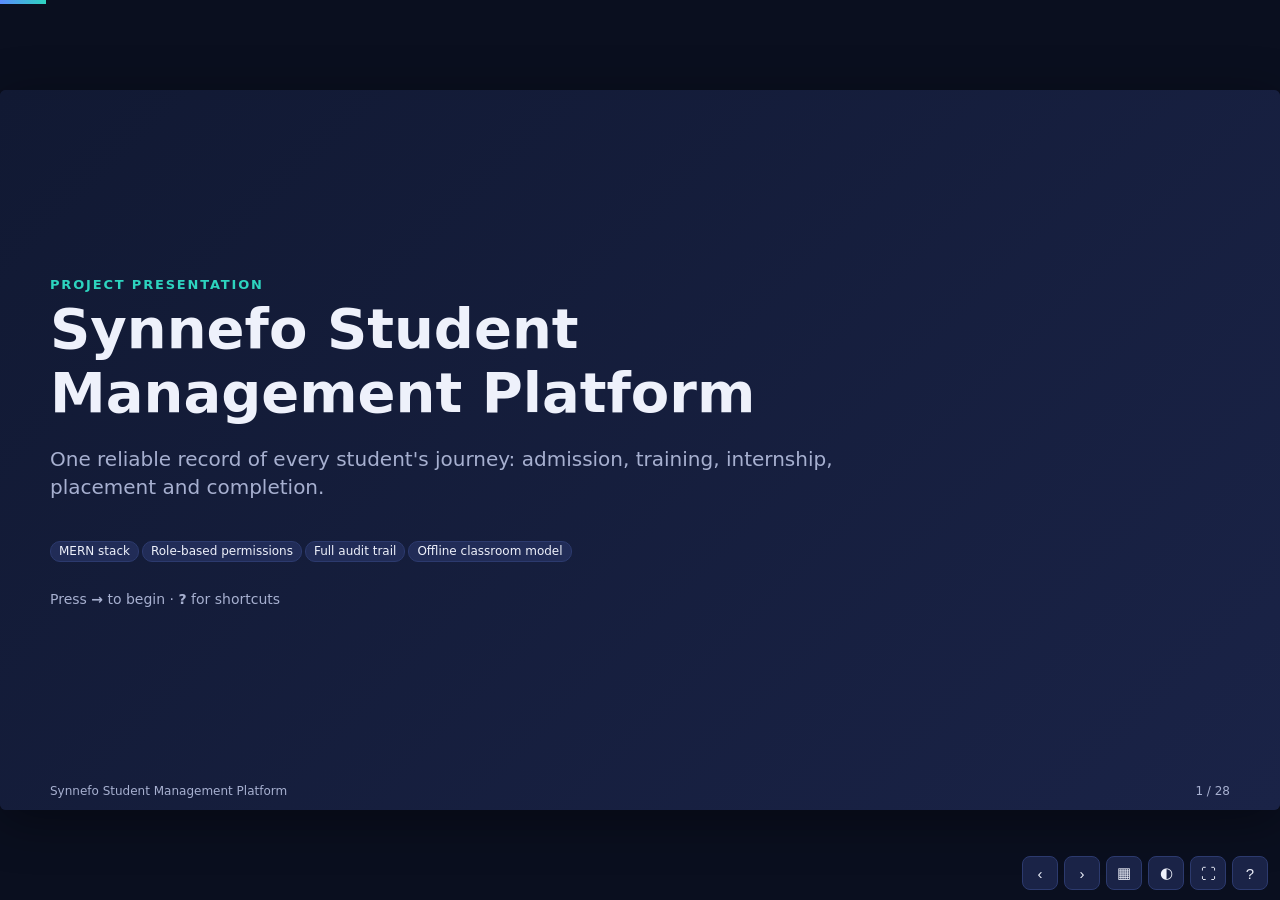
<file: synnefo-presentation.html>
<!DOCTYPE html>
<html lang="en" data-theme="dark"><head><meta charset="utf-8">
<meta name="viewport" content="width=device-width, initial-scale=1">
<title>Synnefo Student Management Platform: Presentation</title>
<style>
:root{--bg:#0a0f1f;--sl:#111933;--pn:#1a2347;--pn2:#212c57;--bd:#2c3a6e;--fg:#eef1fb;--mut:#a7b0d0;--ac:#5b8cff;--ac2:#2dd4bf;--wa:#fbbf24;--rd:#f87171}
[data-theme="light"]{--bg:#e7ebf5;--sl:#fff;--pn:#f1f4fb;--pn2:#e4e9f6;--bd:#cfd7ea;--fg:#141b34;--mut:#4d5776;--ac:#2956d8;--ac2:#0d9488;--wa:#b45309;--rd:#dc2626}
*{box-sizing:border-box}
html,body{margin:0;height:100%;overflow:hidden;background:var(--bg);color:var(--fg);font-family:system-ui,-apple-system,"Segoe UI",Roboto,sans-serif}
#stage{position:absolute;left:50%;top:50%;width:1280px;height:720px;transform-origin:center;background:var(--sl);border-radius:6px;overflow:hidden;box-shadow:0 10px 50px rgba(0,0,0,.4)}
.slide{position:absolute;inset:0;padding:34px 50px 0;opacity:0;visibility:hidden;transform:translateX(30px);transition:opacity .25s,transform .25s,visibility .25s}
.slide.on{opacity:1;visibility:visible;transform:none}.slide.pv{transform:translateX(-30px)}
@media (prefers-reduced-motion:reduce){.slide{transition:none}}
.sec{font-size:13px;letter-spacing:.14em;text-transform:uppercase;color:var(--ac2);font-weight:700}
h1,h2{margin:2px 0 0;font-size:34px;line-height:1.15}
.bd{position:absolute;left:50px;right:50px;top:104px;bottom:44px;overflow:hidden}
.fit{transform-origin:0 0;width:100%;font-size:15px;line-height:1.4}
.ft{position:absolute;left:50px;right:50px;bottom:12px;display:flex;justify-content:space-between;font-size:12px;color:var(--mut)}
.g{display:grid;gap:12px}.g2{grid-template-columns:repeat(2,1fr)}.g3{grid-template-columns:repeat(3,1fr)}.g4{grid-template-columns:repeat(4,1fr)}.g6{grid-template-columns:repeat(6,1fr)}
.card{background:var(--pn);border:1px solid var(--bd);border-top:3px solid var(--c,var(--ac));border-radius:10px;padding:11px 13px}
.card h3{margin:0 0 5px;font-size:16px}.card p{margin:3px 0;color:var(--mut)}
ul{margin:4px 0;padding-left:18px}li{margin:2px 0}.card li{font-size:13.5px;color:var(--fg)}
.lb{font-size:11px;letter-spacing:.1em;text-transform:uppercase;color:var(--mut);margin-top:7px;font-weight:700}
.no li{color:var(--mut)}
.flow{display:flex;flex-wrap:wrap;align-items:center;gap:6px;margin:6px 0}.flow b{background:var(--pn2);border:1px solid var(--bd);padding:3px 10px;border-radius:14px;font-size:13px;font-weight:600}.flow i{color:var(--ac2);font-style:normal}
.tag{display:inline-block;background:var(--pn2);border:1px solid var(--bd);padding:1px 8px;border-radius:10px;margin:2px 3px 2px 0;font-size:12px}
code,pre{font-family:ui-monospace,Menlo,Consolas,monospace}
pre{background:var(--bg);border:1px solid var(--bd);border-radius:8px;padding:9px 12px;margin:6px 0;font-size:12px;line-height:1.45;overflow:hidden;white-space:pre-wrap}
code{background:var(--pn2);padding:0 5px;border-radius:4px;font-size:12.5px}
.big{font-size:19px;color:var(--fg);line-height:1.5}.q{border-left:4px solid var(--ac);padding:6px 14px;background:var(--pn);border-radius:0 8px 8px 0;font-size:17px;margin:10px 0}
.title{display:flex;flex-direction:column;justify-content:center;background:linear-gradient(135deg,var(--sl),var(--pn))}
.title h1{font-size:56px}.title p{font-size:20px;color:var(--mut);max-width:800px}
table{border-collapse:collapse;width:100%}.mx th,.mx td{padding:3px 4px;text-align:center;font-size:12px;border-bottom:1px solid var(--bd)}.mx th{font-size:11px;color:var(--mut)}.mx td:first-child,.mx th:first-child{text-align:left;font-size:12.5px;width:230px}
.mx td span{display:inline-block;min-width:22px;border-radius:5px;font-weight:700;padding:1px 0}
.k-f{background:#16a34a;color:#fff}.k-w2{background:#2563eb;color:#fff}.k-c{background:#d97706;color:#fff}.k-w1{background:#7c3aed;color:#fff}.k-v2{background:var(--pn2);color:var(--fg)}.k-v1{background:var(--pn2);color:var(--mut)}.k-s{background:#0d9488;color:#fff}.k-n{color:var(--bd)}
.wf{display:grid;grid-template-columns:170px 1fr;grid-template-rows:42px 1fr;gap:8px;height:430px;border:2px solid var(--bd);border-radius:10px;padding:8px;background:var(--bg)}
.wf div{background:var(--pn);border:1px dashed var(--bd);border-radius:6px;padding:6px 8px;font-size:12.5px}.wf .sb{grid-row:1/3}.wf .tb{grid-column:2;display:flex;justify-content:space-between}
.wf .ct{display:grid;grid-template-rows:auto auto 1fr;gap:6px}.wf .sb p{margin:5px 0;padding:3px 6px;background:var(--pn2);border-radius:4px;color:var(--fg)}
.st div{display:block;margin:6px 0;text-align:center;border-radius:8px;padding:8px;background:var(--pn);border:1px solid var(--bd);border-left:5px solid var(--c,var(--ac))}.st small{color:var(--mut);display:block;font-size:12.5px}
#bar{position:fixed;left:0;top:0;height:4px;background:linear-gradient(90deg,var(--ac),var(--ac2));width:0;z-index:5;transition:width .2s}
#ctl{position:fixed;right:12px;bottom:10px;display:flex;gap:6px;z-index:6;transition:opacity .3s}#ctl.h{opacity:0}
#ctl button{background:var(--pn);color:var(--fg);border:1px solid var(--bd);border-radius:8px;min-width:36px;height:34px;font-size:15px;cursor:pointer}#ctl button:hover{background:var(--ac);color:#fff}
.ov{position:fixed;inset:0;background:rgba(5,8,20,.92);z-index:10;display:none;overflow:auto;padding:30px;color:#eef1fb}.ov.show{display:block}
.ov h2{margin:0 0 14px}.ovg{display:grid;grid-template-columns:repeat(auto-fill,minmax(230px,1fr));gap:10px}
.ovg button{text-align:left;background:#1a2347;color:#eef1fb;border:1px solid #2c3a6e;border-radius:8px;padding:9px 11px;cursor:pointer;font-size:14px}.ovg button.cur{border-color:#2dd4bf}.ovg small{color:#a7b0d0;display:block}
.hp{max-width:560px;margin:60px auto;background:#1a2347;border:1px solid #2c3a6e;border-radius:12px;padding:20px}.hp td{padding:4px 10px;font-size:14px}.hp kbd{background:#0a0f1f;border:1px solid #2c3a6e;border-radius:5px;padding:1px 7px}
#toast{position:fixed;left:50%;bottom:14px;transform:translateX(-50%);background:var(--ac);color:#fff;padding:5px 14px;border-radius:14px;font-weight:700;z-index:12;display:none}
a.go{color:inherit;text-decoration:none;cursor:pointer}
</style></head><body>
<div id="bar"></div>
<div id="stage"></div>
<div id="ctl"><button id="bp" title="Previous (←)">‹</button><button id="bn" title="Next (→)">›</button><button id="bo" title="Overview (O)">▦</button><button id="bt" title="Theme (T)">◐</button><button id="bf" title="Fullscreen (F)">⛶</button><button id="bh" title="Help (?)">?</button></div>
<div class="ov" id="ov"><h2>All slides</h2><div class="ovg" id="ovg"></div></div>
<div class="ov" id="hp"><div class="hp"><h2>Keyboard shortcuts</h2><table>
<tr><td><kbd>→</kbd> <kbd>↓</kbd> <kbd>Space</kbd> <kbd>PgDn</kbd></td><td>Next slide</td></tr>
<tr><td><kbd>←</kbd> <kbd>↑</kbd> <kbd>Backspace</kbd> <kbd>PgUp</kbd></td><td>Previous slide</td></tr>
<tr><td><kbd>Home</kbd> / <kbd>End</kbd></td><td>First / last slide</td></tr>
<tr><td><kbd>O</kbd></td><td>Slide overview</td></tr>
<tr><td><kbd>F</kbd></td><td>Fullscreen</td></tr>
<tr><td><kbd>T</kbd></td><td>Dark / light theme</td></tr>
<tr><td><kbd>1</kbd>–<kbd>9</kbd> + <kbd>Enter</kbd></td><td>Jump to slide number</td></tr>
<tr><td><kbd>?</kbd> / <kbd>Esc</kbd></td><td>This help / close</td></tr></table>
<p style="color:#a7b0d0;font-size:13px">Touch: swipe left or right. The slide always scales to fit the window.</p></div></div>
<div id="toast"></div>
<script>
const L=a=>"<ul>"+a.map(x=>"<li>"+x+"</li>").join("")+"</ul>";
const G=(n,a)=>`<div class="g g${n}">${a.join("")}</div>`;
const C=(t,b,c)=>`<div class="card" ${c?`style="--c:${c}"`:""}>${t?`<h3>${t}</h3>`:""}${b}</div>`;
const F=a=>`<div class="flow">${a.map((x,i)=>(i?"<i>→</i>":"")+"<b>"+x+"</b>").join("")}</div>`;
const T=a=>a.map(x=>`<span class="tag">${x}</span>`).join("");
const col={sys:"#a78bfa",adm:"#5b8cff",fin:"#fbbf24",aca:"#34d399",suc:"#f472b6",stu:"#2dd4bf"};
// ---------- roles ----------
const ROLES=[
["SA","Super Admin","sys","Founders. Full access plus audited overrides.",["Everything in every module","Create roles and permissions; assign or remove them per role, with scope","Manage users, settings, configurable lists","Sensitive overrides and full audit access"],"Every override is audited. At least one active Super Admin must always exist."],
["AD","Admin","adm","Runs the institute's records and structure.",["Add, edit, deactivate and archive programs and curriculum","Admissions, enrollments, student administration","Create batches, set capacity, transfer students","Documents, T&amp;C, announcements, reports"],"Cannot change roles or permissions. Fees are view-only."],
["VO","View-only Admin","adm","Admin-like visibility without write access.",["Read dashboards, students, batches, attendance, assessments, placement, fees, reports","View audit logs"],"No create, edit, delete or approve anywhere. No permission management."],
["AM","Accounts Manager","fin","Owns money rules and corrections.",["Fee structures: program fee, GST, discount, scholarship","Payment plans: full, installment, EMI, custom","Edit or delete payments and receipts, with a reason","Outstanding balances and financial reports"],"No academic or placement changes. Student data is view-only."],
["FC","Fee Collector","fin","Front office: collects fees and does basic admissions.",["Collect payments and issue receipts","View payment history and outstanding","Basic admissions and student profile","Initial batch assignment where authorised"],"Cannot edit or delete a payment. Only the Accounts Manager can."],
["HA","Head of Academics","aca","Owns programs, batches, faculty and academic quality.",["Programs, curriculum, batches, sessions","Faculty assignments","Attendance, assessments, presentations, corrections and approvals","Internship review workflow, academic reports"],"No finance. No permission management."],
["FA","Faculty (Senior / Junior)","aca","Teaches assigned batches.",["Own profile and timetable; view assigned students","Mark attendance for assigned sessions","Create and review assignments, give feedback","Enter marks where authorised; seniors mentor juniors"],"Only assigned batches. No fees or placement data."],
["LT","Language Trainer","aca","Owns language assessment inside Student Success.",["Schedule assessments and record results","Remarks and rescheduling","Plan additional training and mark completion","Schedule reassessment"],"Training completion never auto-passes. Language records only."],
["HS","Head of Student Success","suc","Leads Student Success and placement.",["Student 360 and follow-ups","Placement operations: profiles, resumes, sessions","Mock interviews and language oversight","Issues, feedback, interventions, student communication"],"No fee edits. Academic data is mostly view-only."],
["PO","Placement Officer","suc","Runs day-to-day placement activity.",["Placement profile: skills, target role, relocation","Review resumes with threaded feedback","Arrange placement sessions and mock interviews","Record placement outcomes"],"Academic information is view-only. No fees."],
["SC","Student Coordinator","suc","Academic operations and student management.",["Student 360 and student management","Batch operations, lab and room allocation, timetable","Attendance monitoring, follow-ups, issues, announcements","Assignment and internship monitoring"],"Fees are view-only where relevant. No permission changes."],
["ST","Student","stu","Self-service for own records only.",["View own profile, attendance, assessments, tasks, fees, documents, T&amp;C","Submit and resubmit tasks, reply to feedback","Manage permitted resume uploads (max 5)","Raise grievances, give feedback, acknowledge policies"],"Own records only. No staff data."]];
const roleCard=r=>C(r[1],`<p>${r[3]}</p><div class="lb">Can do</div>${L(r[4])}<div class="lb">Limits</div><p style="font-size:13px">${r[5]}</p>`,col[r[2]]);
// ---------- permission matrix ----------
const MC=["Super Admin","Admin","View-only","Accts Mgr","Fee Coll.","Head Acad.","Faculty","Lang. Trn.","Head SS","Placement","Coord.","Student"];
const MX=[["Users, roles and permissions","F - - - - - - - - - - -"],["System settings, lists, templates","F V V - - - - - - - - -"],["Programs and curriculum","F F V - - F v - V - v -"],["Batches, timetable, labs","F F V - C F v - V - W S"],["Students and Student 360","F F V v W v v v W v W S"],["Admissions and enrollment","F F V v C W - - v - v S"],["Attendance","F V V - - F w - V V W S"],["Assessments and presentations","F V V - - F w - V V V S"],["Internship tasks","F V V - - F w - V V V S"],["Placement: profile, resumes, sessions, mock","F V V - - V - - F W V S"],["Language assessment and training","F V V - - V - W F V V S"],["Follow-ups, issues, feedback","F V V - - W w - F W W S"],["Fee structure and plans","F V V F v - - - - - v S"],["Payments and receipts","F V V F C - - - - - v S"],["Announcements, notifications","F F V W C W - - W - W S"],["Documents and T&amp;C","F F V W v v - - v v v S"],["Reports and analytics","F F V W - W v - W V V -"],["Audit logs","F V V v - v - - v - - -"]];
const KC={F:"f",W:"w2",C:"c",w:"w1",V:"v2",v:"v1",S:"s","-":"n"};
const matrix=`<table class="mx"><tr><th>Module</th>${MC.map(c=>"<th>"+c+"</th>").join("")}</tr>${MX.map(r=>"<tr><td>"+r[0]+"</td>"+r[1].split(" ").map(x=>`<td><span class="k-${KC[x]}">${x==="-"?"–":x}</span></td>`).join("")+"</tr>").join("")}</table>
<div style="margin-top:6px;font-size:12px;color:var(--mut)"><b>F</b> full (create, edit, delete, approve) · <b>W</b> write · <b>C</b> create only, no edit or delete · <b>w</b> write on assigned scope · <b>V</b> view all · <b>v</b> view limited, assigned or relevant · <b>S</b> own records only · – none. Defaults only: the Super Admin can change any cell.</div>`;
// ---------- sprints ----------
const SPR=[
["S0","Foundation and standards","#94a3b8",["Monorepo (client, server), Docker with MongoDB replica set","ESLint, Prettier, Husky, commitlint, CI pipeline","Config validation, error format, logger","Swagger skeleton, docs skeleton, seed script"],"Dev team","Audit logger library scaffold"],
["S1","Super Admin I: access","#a78bfa",["Login, logout, refresh, password reset","Users and roles CRUD","Permission registry (<code>module.action</code>) with scopes","Role-permission assignment UI and authorize middleware","First Super Admin seed"],"Super Admin","Login, failed login, user and role changes, every permission grant or removal"],
["S2","Super Admin II: control","#a78bfa",["Audit log viewer: filters and export","System settings and policy rules (resume max 5, attendance rules, session count)","Configurable lists: qualifications, streams, assessment and task types, attendance statuses","Notification templates, sensitive override with reason","Super Admin dashboard"],"Super Admin (complete)","Settings, list, template changes, overrides with reason"],
["S3","Programs and students","#5b8cff",["Programs and curriculum: add, edit, deactivate, archive","Student records and Student 360 shell, photo upload","Admin and View-only Admin workspaces"],"Admin, View-only Admin","Program changes, student create, edit, status change"],
["S4","Admissions, batches, history","#5b8cff",["Admission and enrollment, documents upload","Batches: capacity, assignment, transfer, history","Program transfer with carry-forward decision and approver","Fee Collector basic admissions"],"Admin, Fee Collector","Enrollment, batch and program changes, document actions"],
["S5","Sessions and attendance","#34d399",["Timetable, faculty assignment, lab and room allocation, conflict checks","Attendance: manual, bulk, cross-batch","Corrections with reason; views by student, batch, program, session"],"Head of Academics, Faculty, Coordinator","Attendance create, every correction, session and timetable changes"],
["S6","Assessments, presentations, tasks","#34d399",["Assessments with configurable types and attempts","Presentations: schedule, evaluation, re-attempt","Internship tasks as records (about 50 per student), workflow, deadline state","Threaded feedback and resubmission history"],"Head of Academics, Faculty","Marks and result changes, deadline changes, task status changes"],
["S7","Student portal and notifications","#2dd4bf",["Student dashboard with deadlines and progress","Email and in-platform notification centre","Announcements: institute, program, batch, selected students","Reminder jobs. Phase 1 complete"],"Student, Coordinator","Announcement publish, notification failures"],
["S8","Placement core","#f472b6",["Placement profile: skills, target role, relocation, links","Resumes: max 5, versions, primary, review workflow and thread","Placement sessions as individual records"],"Head of SS, Placement Officer","Resume review activity, placement status changes"],
["S9","Language, mock, student success","#f472b6",["Language assessment, additional training, reassessment","Mock interviews with evaluation and follow-up","Follow-ups, issues, feedback, grievances, placement reports. Phase 2 complete"],"Language Trainer, Head of SS","Language results, follow-up and grievance status"],
["S10","Finance","#fbbf24",["Fee structure: GST, discount, scholarship; payment plans","Payments, receipts, outstanding states, fee notifications","Manager-only edit and delete of payments","Accounts Manager and Fee Collector workspaces"],"Accounts Manager, Fee Collector","Fee changes, every payment, edits and deletes with reason"],
["S11","Policies, certificates, reports","#fb923c",["T&amp;C versions and student acknowledgement","Certificates and verification","Advanced reports and analytics","Integrations: payment gateway, RFID or biometric, storage. Phase 3 complete"],"All roles","T&amp;C acknowledgement, certificate issue, integration events"],
["S12","Hardening and launch","#94a3b8",["Security review, performance and index tuning","Data import, user acceptance testing per role","Training, backups, deployment, runbook","Automated check: every write route emits an audit event"],"All roles","Audit completeness test"]];
const sprCard=s=>C(`${s[0]}: ${s[1]}`,`<div class="lb">Features</div>${L(s[3])}<div class="lb">Roles unlocked</div><p style="font-size:13px">${s[4]}</p><div class="lb">Audited</div><p style="font-size:13px">${s[5]}</p>`,s[2]);
// ---------- slides ----------
const SL=[
{s:"Welcome",t:"Synnefo Student Management Platform",cls:"title",h:`<div class="sec">Project presentation</div><h1>Synnefo Student<br>Management Platform</h1><p>One reliable record of every student's journey: admission, training, internship, placement and completion.</p><div style="margin-top:18px">${T(["MERN stack","Role-based permissions","Full audit trail","Offline classroom model"])}</div><p style="font-size:14px;margin-top:26px">Press <b>→</b> to begin · <b>?</b> for shortcuts</p>`},
{s:"Welcome",t:"Agenda",h:"@AGENDA"},
{s:"Overview",t:"The project in brief",h:`<div class="q">A student-centric operations platform for an <b>offline, classroom-based IT training institute</b>.</div>${G(3,[C("What it manages",L(["Student 360 profile and history","Programs, batches, sessions","Attendance, assessments, presentations","Internship tasks","Placement preparation and activity","Fees, documents, notices"]),col.adm),C("Who uses it",L(["Founders and admins","Academics: head, faculty","Student Success and placement","Accounts and front office","Students (self-service)"]),col.aca),C("What it is not",`<ul class="no"><li>Not an LMS or video platform</li><li>Not an HRMS (HR stays in its own system)</li><li>Not a separate project tool</li><li>No automatic curriculum equivalency</li></ul>`,col.fin)])}<p class="big" style="margin-top:12px">Core principle: <b>record what actually happened to the student, whatever their current batch or program.</b></p>`},
{s:"Overview",t:"Objectives",h:G(4,[["Reliable student record","One long-lived profile per student"],["Preserved history","Batch and program changes never rewrite the past"],["Accurate attendance","Per actual session, not per current batch"],["Academics","Assessments, presentations, internship tasks"],["Placement support","Resumes, sessions, mock interviews, language"],["Finance","Fee plans, payments, receipts, outstanding"],["Self-service and alerts","Student dashboard, email, in-app notifications"],["Auditability","Important actions are traceable, T&amp;C acknowledged"]].map(x=>C(x[0],`<p>${x[1]}</p>`)))},
{s:"Overview",t:"Scope and rollout",h:`${G(2,[C("In scope",T(["Student 360","Programs","Batches and transfers","Sessions","Attendance","Assessments","Presentations","Internship tasks","Placement profile","Resumes (max 5)","Placement sessions","Language assessment","Mock interviews","Follow-ups","Fees and payments","Documents","T&amp;C","Certificates","Notifications","Reports","Audit trail"]),col.aca),C("Out of scope",`<ul class="no"><li>LMS, content or live online classes</li><li>Course marketplace</li><li>HRMS and employee management</li><li>Academic credits or competency engine</li><li>Automatic curriculum equivalency</li></ul>`,col.fin)])}<div class="lb" style="margin-top:12px">Spec rollout</div>${F(["Phase 1: core student operations","Phase 2: student success and placement","Phase 3: finance and expansion","Future: analytics, equivalency"])}`},
{s:"Overview",t:"The student journey and domain model",h:`${F(["Admission","Enrollment and batch","Academic training","Internship tasks","Placement preparation","Placement","Completion"])}<div class="g g2" style="margin-top:8px">${C("Student 360 (the persistent entity)",L(["Enrollment and program history; batch history","Academic: sessions, attendance, assessments, presentations, tasks","Success and placement: profile, resumes, sessions, language, mock interviews","Finance: fees, plans, payments","Documents and policies; communication"]),col.adm)}${C("Rules that never change",L(["A batch is operational grouping; the student is permanent","Transfers close one batch row and open another","Attendance belongs to the actual session","Same-named curriculum items are not equivalent","No silent overwrite of history; important changes audited"]),col.stu)}</div>`},
{s:"Overview",t:"Key workflows",h:G(2,[C("Internship task",F(["Not started","In progress","Submitted","Under review","Approved"])+`<p>If changes needed: Changes requested → student update → resubmitted → under review. Feedback is a thread; deadline state (upcoming, due today, overdue) is separate.</p>`,col.aca),C("Resume review",F(["Uploaded","Under review","Approved"])+`<p>Or changes requested → student uploads new version → review again. Max 5 resumes, one primary.</p>`,col.suc),C("Language assessment",F(["Assessment","Pass: done"])+F(["Fail","Additional training","New assessment"])+`<p>Training completion never auto-passes.</p>`,col.suc),C("Placement session and mock interview",F(["Arranged","Attended / Not attended / Rescheduled"])+F(["Mock scheduled","Evaluation","Feedback","Follow-up"]),col.suc),C("Batch transfer",F(["Batch A ends","Batch B begins","Future sessions use B"])+`<p>All Batch A history stays unchanged.</p>`,col.adm),C("Program transfer",F(["Enrollment preserved","New enrollment","New batch","Review and explicit carry-forward"])+`<p>Decision and approver recorded.</p>`,col.adm)])},
{s:"Roles and permissions",t:"Twelve roles at a glance",h:G(4,ROLES.map(r=>C(r[1],`<p style="font-size:13px">${r[3]}</p>`,col[r[2]])))+`<p style="margin-top:12px">Your list plus the spec's Head of Academics, Senior and Junior Faculty and Language Trainer. Roles are data, so any of them can be changed by the Super Admin.</p>`},
{s:"Roles and permissions",t:"Roles: Super Admin, Admin, view-only, accounts",h:G(4,[0,1,2,3].map(i=>roleCard(ROLES[i])))},
{s:"Roles and permissions",t:"Roles: fee collection and academics",h:G(4,[4,5,6,7].map(i=>roleCard(ROLES[i])))},
{s:"Roles and permissions",t:"Roles: student success, coordination, students",h:G(4,[8,9,10,11].map(i=>roleCard(ROLES[i])))},
{s:"Roles and permissions",t:"Default permission matrix",h:matrix},
{s:"Roles and permissions",t:"Permission schema: managed by the Super Admin",h:`<div class="g g2"><div><pre>permissions            // registry, add any time
{ key:"attendance.mark", module:"attendance",
  action:"mark", description:"Mark attendance",
  allowed_scopes:["assigned_batches","all"],
  is_sensitive:false, is_active:true }

roles
{ key:"fee_collector", name:"Fee Collector",
  is_system:true, is_active:true }</pre><pre>role_permissions       // unique(role_id, permission_id)
{ role_id, permission_id,
  scope:"self|assigned_batches|assigned_programs|all",
  granted_by, granted_at }

faculty_assignments    // defines "assigned"
{ user_id, batch_id | program_id, from, to }</pre></div><div>${C("Super Admin console can",L(["Add a permission key to the registry","Create, rename or deactivate a role","Tick or untick permissions per role and pick the scope","Assign a role to a user","See every change in the audit log (who, what, before, after)"]),col.sys)}${C("Examples",L(["<code>attendance.view</code> self, assigned_batches or all","<code>payments.create</code> Fee Collector","<code>payments.edit</code> and <code>payments.delete</code> Accounts Manager only","<code>permissions.manage</code> Super Admin only"]),col.fin)}${C("Guardrails",L(["System roles cannot be deleted","Super Admin always keeps <code>permissions.manage</code>","A new key only takes effect where code checks it"]),col.fin)}</div></div>`},
{s:"Roles and permissions",t:"How a permission check works",h:`${F(["Request","Verify login token","Load role permissions (cached)","Check key and scope","Run service logic","Write audit event","Respond"])}${G(2,[C("Scope rules",L(["<b>self</b>: record belongs to the user","<b>assigned_batches</b>: batch is in the user's assignments","<b>all</b>: no restriction"]),col.sys),C("Both layers",L(["UI: menus and buttons hidden using the same permission data","API: the real enforcement; 403 <code>PERMISSION_DENIED</code> is itself audited","Permission changes invalidate the cache immediately"]),col.aca)])}<pre>router.patch("/payments/:id", authorize("payments.edit"), audit("payment.update", { reasonRequired:true }), controller.update)</pre>`},
{s:"Audit",t:"Audit logs: everything a user does is recorded",h:`${G(2,[C("What is recorded",L(["Every create, update, delete and approve, by any role, through one middleware","Logins, failed logins, permission denials, exports","Reads of sensitive data: finance, internal notes","Reason text for corrections, overrides, deletions"]),col.sys),C("Each entry holds",L(["Actor and role, time, IP, request id","Action key such as <code>attendance.correct</code>","Entity type and id, student id where relevant","Before and after values, reason"]),col.adm)])}<div class="lb" style="margin-top:8px">Minimum from the spec</div>${T(["Attendance corrections","Result changes","Fee changes","Payments","Batch changes","Program changes","Student status","Placement status","T&amp;C acknowledgement","Deadline changes","Resume review","Profile changes","User and permission changes"])}<div class="q" style="font-size:15px">Append-only: no edit or delete route, written with the change, searchable by actor, student, module and date. A test checks that every write route emits an event.</div>`},
{s:"Sprint plan",t:"Sprint roadmap: Super Admin first",h:`<p class="big">13 sprints of two weeks (about 26 weeks). Super Admin capability is complete by the end of Sprint 2, so every later module is built on working permissions and audit logging.</p><div class="st">${SPR.map(s=>`<div style="--c:${s[2]};display:flex;justify-content:space-between;text-align:left;padding:5px 12px;margin:4px 0"><b>${s[0]}: ${s[1]}</b><small style="display:inline">${s[4]}</small></div>`).join("")}</div>`},
{s:"Sprint plan",t:"Sprints 0 to 2: foundation and Super Admin",h:G(3,SPR.slice(0,3).map(sprCard))},
{s:"Sprint plan",t:"Sprints 3 to 5: structure and daily operations",h:G(3,SPR.slice(3,6).map(sprCard))},
{s:"Sprint plan",t:"Sprints 6 to 8: assessment, portal, placement",h:G(3,SPR.slice(6,9).map(sprCard))},
{s:"Sprint plan",t:"Sprints 9 to 12: success, finance, launch",h:G(4,SPR.slice(9).map(sprCard))},
{s:"UI layer",t:"UI layers",h:`<div class="g g2"><div class="st">${[["Role workspaces","Super Admin Console · Admin · Academics · Student Success and Placement · Finance · Student Portal","#a78bfa"],["Feature modules","students · attendance · assessments · tasks · placement · fees (each: pages, components, api)","#5b8cff"],["Shared UI kit","Table · Form · Modal and Drawer · Tabs · StatusBadge · Thread · FileUpload · ReasonDialog","#34d399"],["App shell and routing","Sidebar built from permissions · Top bar · Notification bell · Route guard <Can permission scope>","#fbbf24"],["Data layer","API client · query hooks · auth and permission context · shared validation schemas","#f472b6"],["Backend API /api/v1","Permission-checked and audited REST API over MongoDB","#94a3b8"]].map(x=>`<div style="--c:${x[2]}"><b>${x[0]}</b><small>${x[1].replace(/</g,"&lt;")}</small></div>`).join("")}</div><div>${C("Principles",L(["Each layer only talks to the one below it","Pages never call the API directly; they use feature hooks","One shared UI kit so every screen looks and behaves the same","UI hides what a role cannot do; the API enforces it","Every list: search, filter, paginate; every form: validate, loading, error","Student portal is mobile-first; staff screens desktop-first"]),col.adm)}</div></div>`},
{s:"UI layer",t:"Simple wireframe: app shell and Student 360",h:`<div class="wf"><div class="sb"><b>Synnefo</b><p>Dashboard</p><p>Students</p><p>Batches</p><p>Attendance</p><p>Assessments</p><p>Placement</p><p>Fees</p><p>Reports</p><p style="color:var(--mut)">Menu shows only what the role may open</p></div><div class="tb"><span>🔍 Search students</span><span>🔔 3 &nbsp; Role: Coordinator ▾</span></div><div class="ct"><div><b>Anjali Nair</b> · STU-0142 · MERN · Batch MERN-26-03 &nbsp;<span class="tag">Active</span></div><div>Overview · Academic · Attendance · Tasks · Placement · Fees · Documents · History</div><div>Selected tab content: tables, status badges, threads and action buttons. Buttons a role cannot use are not shown.</div></div></div>`},
{s:"UI layer",t:"Workspaces and navigation",h:G(3,[["Super Admin Console",["Users","Roles","Permission matrix","Audit logs","Settings and lists","Templates"],col.sys],["Admin and Academics",["Programs","Curriculum","Batches","Timetable","Attendance","Assessments","Tasks","Reports"],col.aca],["Student Success and Placement",["Student 360","Follow-ups","Resumes","Placement sessions","Mock interviews","Language","Issues"],col.suc],["Finance",["Fee structures","Payment plans","Payments","Receipts","Outstanding","Financial reports"],col.fin],["Student Portal",["Dashboard","Attendance","Tasks and feedback","Placement","Fees","Documents","T&amp;C","Notifications"],col.stu],["Shared everywhere",["Login and profile","Notification centre","Announcements","Global student search"],col.adm]].map(x=>C(x[0],T(x[1]),x[2])))},
{s:"Best practices",t:"Naming rules and project structure",h:G(2,[C("Names",L(["Folders and files: <code>kebab-case</code>; React components <code>PascalCase.jsx</code>; hooks <code>useThing.js</code>","JS variables and functions <code>camelCase</code>; constants <code>UPPER_SNAKE</code>","Mongo collections and fields <code>snake_case</code>, collections plural; models singular PascalCase","API paths <code>/api/v1/batch-enrollments</code>: plural, kebab-case, nouns","Permission keys <code>module.action</code>; error codes <code>UPPER_SNAKE</code>; env vars <code>UPPER_SNAKE</code>"]),col.adm),C("Structure",`<pre>server/src/modules/attendance/
  attendance.model.js
  attendance.routes.js
  attendance.controller.js   // HTTP only
  attendance.service.js      // rules live here
  attendance.validation.js   // Zod
  attendance.test.js
client/src/features/attendance/
  pages/  components/  api/</pre>`+L(["One folder per domain, matching the spec's domains","Business rules only in services, never in controllers or React"]),col.aca)])},
{s:"Best practices",t:"Git workflow and commit messages",h:G(2,[C("Branches and pull requests",L(["<code>main</code> is always deployable and protected: no direct pushes","Short-lived branches: <code>feat/s5-attendance-bulk</code>, <code>fix/…</code>, <code>docs/…</code>, <code>chore/…</code>","Small PRs (aim under 400 lines) with the template: what, why, tests, screenshots, permissions and audit events touched","CI must pass; 1 review, 2 for auth, permissions and finance (CODEOWNERS)","Squash merge, delete branch, tag a release per sprint (semantic versioning)"]),col.adm),C("Conventional commits",`<pre>type(scope): short imperative subject

feat(attendance): add bulk marking for a session
fix(fees): block duplicate receipt numbers
docs(api): document payments endpoints
feat(permissions)!: require scope on role grants

Refs: S5-ATT-12</pre>`+L(["Types: feat, fix, docs, refactor, test, chore, perf, ci, build","Subject 72 characters or fewer, no full stop; the body explains why","Husky and commitlint reject bad messages automatically","Issue labels: module, sprint, type"]),col.aca)])},
{s:"Best practices",t:"Documentation and API docs",h:G(2,[C("Docs in the repo",`<pre>README.md            run it in 10 minutes
CONTRIBUTING.md       naming, git, PR rules
CHANGELOG.md          from commits
docs/architecture.md  layers, domains
docs/data-model.md    collections, indexes
docs/permissions.md   every key and scope
docs/workflows.md     task, resume, language
docs/adr/0001-*.md    why we decided
docs/runbook.md       deploy, backup, restore
docs/onboarding.md    day 1 checklist
.env.example  seed script</pre>`,col.adm),C("API documentation",L(["OpenAPI generated from the same Zod schemas, served at <code>/api/docs</code>","Every endpoint lists: summary, permission key and scope, request, response, error codes, example, audit event","Postman or Bruno collection kept in the repo","Docs change in the same PR as the code; CI fails if routes lack docs"]),col.aca)+C("New developer in a day",L(["Clone, copy <code>.env.example</code>, run one command, seeded demo data","Read README, architecture, permissions, then a module README","Pick a labelled starter issue"]),col.stu)])},
{s:"Best practices",t:"Engineering standards and definition of done",h:G(3,[C("Quality",L(["ESLint and Prettier enforced on commit and in CI","Tests: services (unit), API with Supertest, key journeys end to end","Must-test rules: transfers keep history, cross-batch attendance, permission denials, payment edit blocked for collectors"]),col.aca),C("Security and data",L(["Validate every input; hash passwords; httpOnly cookies","Rate limit login; restrict CORS; secrets only in env","Never store derived values; money as Decimal128","Sensitive reads and writes audited; files in object storage, signed links"]),col.fin),C("Definition of done",L(["Schema, API, UI and tests complete","Permission key checked and documented","Audit event emitted and tested","API docs and module README updated","Reviewed, CI green, demoed on seeded data"]),col.stu)])},
{s:"Wrap-up",t:"Decisions needed and next steps",h:`${G(2,[C("To confirm with Synnefo",L(["Admin vs Head of Academics: who owns programs and curriculum?","Exact View-only Admin scope (audit logs included?)","Can a student have a second enrollment at the same time?","Attendance denominator for shared sessions","Can one installment take part payments?","Which roles may export reports?"]),col.fin),C("Next steps",L(["Approve roles and the default permission matrix","Start Sprint 0 and Sprint 1 (Super Admin)","Set up repo, CI and documentation skeleton","Agree sprint demo dates and acceptance checks"]),col.aca)])}<div class="q" style="margin-top:12px">Thank you. Questions?</div>`}];
// ---------- build ----------
const stage=document.getElementById("stage"),N=SL.length;
const secs=[];SL.forEach((s,i)=>{if(!secs.length||secs[secs.length-1][0]!==s.s)secs.push([s.s,i+1])});
SL.forEach(s=>{if(s.h==="@AGENDA")s.h=`<div class="g g2">${secs.slice(1).map((x,i)=>`<a class="go" data-go="${x[1]}"><div class="card" style="--c:${Object.values(col)[i%6]}"><h3>${i+1}. ${x[0]}</h3><p>Starts on slide ${x[1]}</p></div></a>`).join("")}</div>`});
stage.innerHTML=SL.map((s,i)=>`<section class="slide ${s.cls||""}" data-i="${i}">${s.cls==="title"?`<div class="bd" style="top:0;bottom:0;left:50px"><div class="fit" style="height:100%;display:flex;flex-direction:column;justify-content:center">${s.h}</div></div>`:`<div class="sec">${s.s}</div><h2>${s.t}</h2><div class="bd"><div class="fit">${s.h}</div></div>`}<div class="ft"><span>Synnefo Student Management Platform</span><span>${i+1} / ${N}</span></div></section>`).join("");
const slides=[...stage.children];
function fitAll(){slides.forEach(sl=>{const bd=sl.querySelector(".bd"),f=sl.querySelector(".fit");f.style.transform="";f.style.width="";const k=Math.min(1,bd.clientHeight/f.scrollHeight,bd.clientWidth/f.scrollWidth);if(k<.999){f.style.transform=`scale(${k})`;f.style.width=(100/k)+"%"}f.dataset.k=k.toFixed(2)})}
function scaleStage(){const k=Math.min(innerWidth/1280,innerHeight/720);stage.style.transform=`translate(-50%,-50%) scale(${k})`}
let cur=0;
function go(n,quiet){n=Math.max(0,Math.min(N-1,n));slides.forEach((s,i)=>{s.classList.toggle("on",i===n);s.classList.toggle("pv",i<n)});cur=n;document.getElementById("bar").style.width=((n+1)/N*100)+"%";if(!quiet){try{history.replaceState(null,"","#"+(n+1))}catch(e){try{location.hash="#"+(n+1)}catch(e2){}}}document.title=SL[n].t+" | Synnefo";document.querySelectorAll(".ovg button").forEach((b,i)=>b.classList.toggle("cur",i===n))}
const ov=document.getElementById("ov"),hp=document.getElementById("hp"),toast=document.getElementById("toast");
document.getElementById("ovg").innerHTML=SL.map((s,i)=>`<button data-go="${i+1}"><small>${i+1} · ${s.s}</small>${s.t}</button>`).join("");
const closeAll=()=>{ov.classList.remove("show");hp.classList.remove("show")};
const toggle=el=>{const o=el.classList.contains("show");closeAll();if(!o)el.classList.add("show")};
function fs(){try{Promise.resolve(document.fullscreenElement?document.exitFullscreen():document.documentElement.requestFullscreen()).catch(()=>{})}catch(e){}}
function theme(){const r=document.documentElement,l=r.dataset.theme!=="light";r.dataset.theme=l?"light":"dark";try{localStorage.setItem("syn_theme",r.dataset.theme)}catch(e){}}
let buf="",bt;
function say(m){toast.textContent=m;toast.style.display="block";clearTimeout(say.t);say.t=setTimeout(()=>toast.style.display="none",1400)}
addEventListener("keydown",e=>{if(e.ctrlKey||e.metaKey||e.altKey)return;const k=e.key;
 if(k==="Escape"){closeAll();buf="";return}
 if(/^[0-9]$/.test(k)){buf+=k;say("Go to slide "+buf+" (Enter)");clearTimeout(bt);bt=setTimeout(()=>{buf=""},2500);return}
 if(k==="Enter"&&buf){go(parseInt(buf,10)-1);buf="";toast.style.display="none";closeAll();e.preventDefault();return}
 if(["ArrowRight","ArrowDown","PageDown"," "].includes(k)){go(cur+1);e.preventDefault()}
 else if(["ArrowLeft","ArrowUp","PageUp","Backspace"].includes(k)){go(cur-1);e.preventDefault()}
 else if(k==="Home"){go(0);e.preventDefault()}else if(k==="End"){go(N-1);e.preventDefault()}
 else if(k==="o"||k==="O")toggle(ov);else if(k==="f"||k==="F")fs();else if(k==="t"||k==="T")theme();else if(k==="?"||k==="h"||k==="H")toggle(hp)});
document.addEventListener("click",e=>{const g=e.target.closest("[data-go]");if(g){go(parseInt(g.dataset.go,10)-1);closeAll()}});
document.getElementById("bp").onclick=()=>go(cur-1);document.getElementById("bn").onclick=()=>go(cur+1);
document.getElementById("bo").onclick=()=>toggle(ov);document.getElementById("bt").onclick=theme;document.getElementById("bf").onclick=fs;document.getElementById("bh").onclick=()=>toggle(hp);
[ov,hp].forEach(o=>o.addEventListener("click",e=>{if(e.target===o)closeAll()}));
let tx=null;addEventListener("touchstart",e=>{tx=e.touches[0].clientX},{passive:true});
addEventListener("touchend",e=>{if(tx===null)return;const d=e.changedTouches[0].clientX-tx;if(Math.abs(d)>50)go(cur+(d<0?1:-1));tx=null},{passive:true});
let idle;const ctl=document.getElementById("ctl");addEventListener("mousemove",()=>{ctl.classList.remove("h");clearTimeout(idle);idle=setTimeout(()=>ctl.classList.add("h"),3000)});
addEventListener("resize",scaleStage);addEventListener("hashchange",()=>go((parseInt(location.hash.slice(1),10)||1)-1,true));
try{const t=localStorage.getItem("syn_theme");if(t)document.documentElement.dataset.theme=t}catch(e){}
scaleStage();fitAll();go((parseInt(location.hash.slice(1),10)||1)-1,true);
if(document.fonts&&document.fonts.ready)document.fonts.ready.then(fitAll);
</script></body></html>
</file>
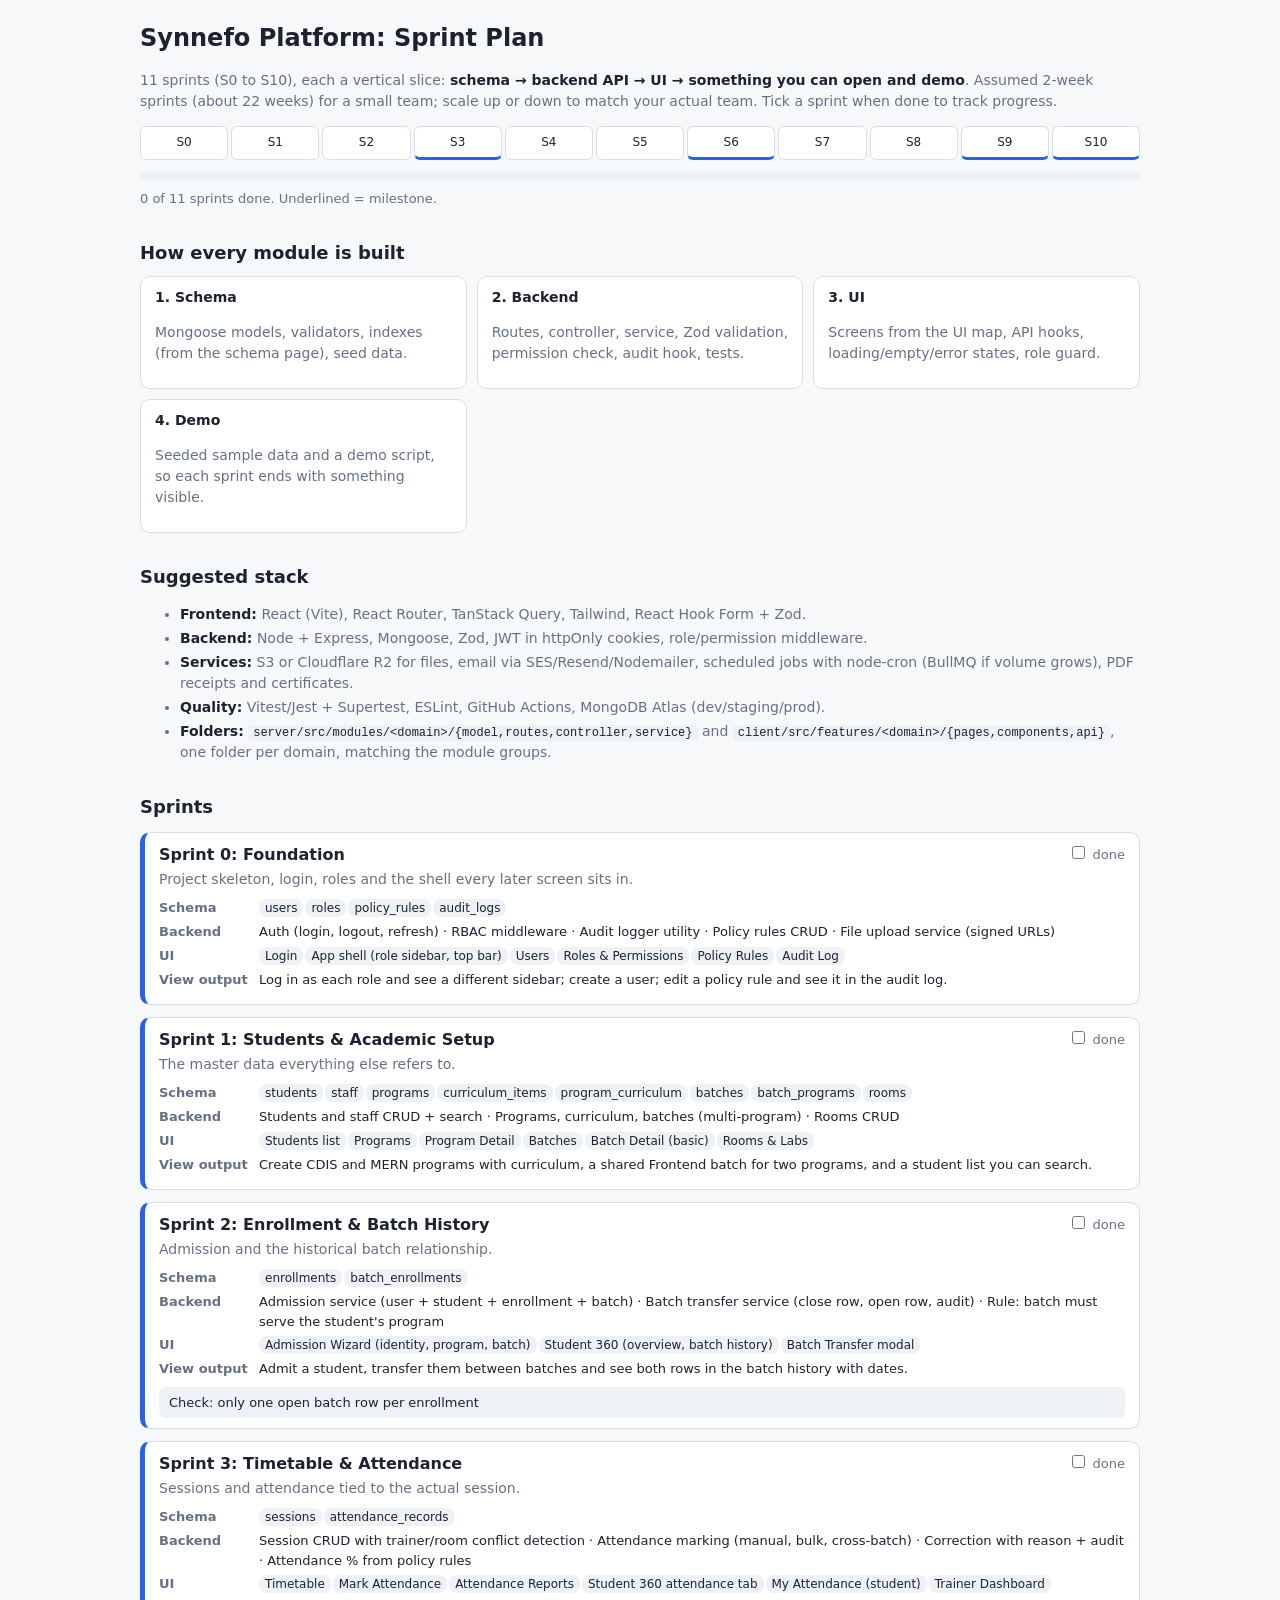
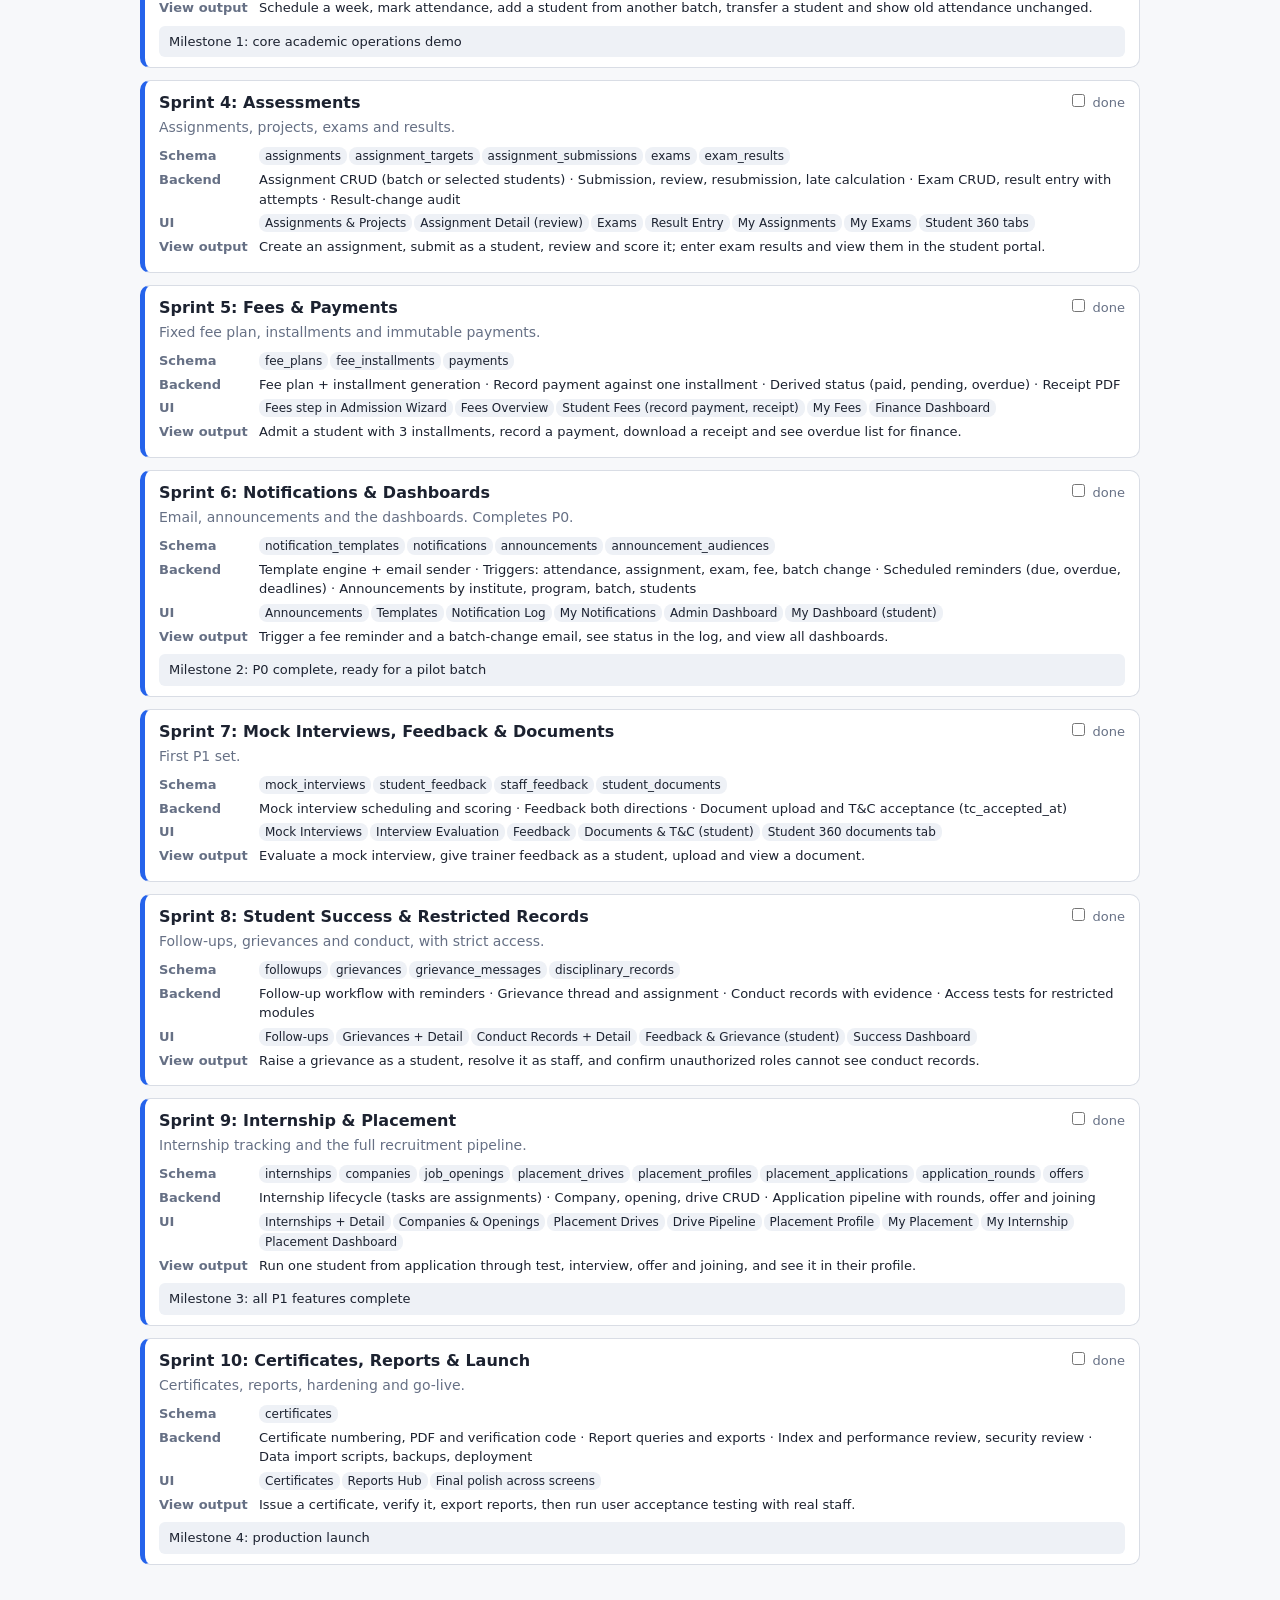
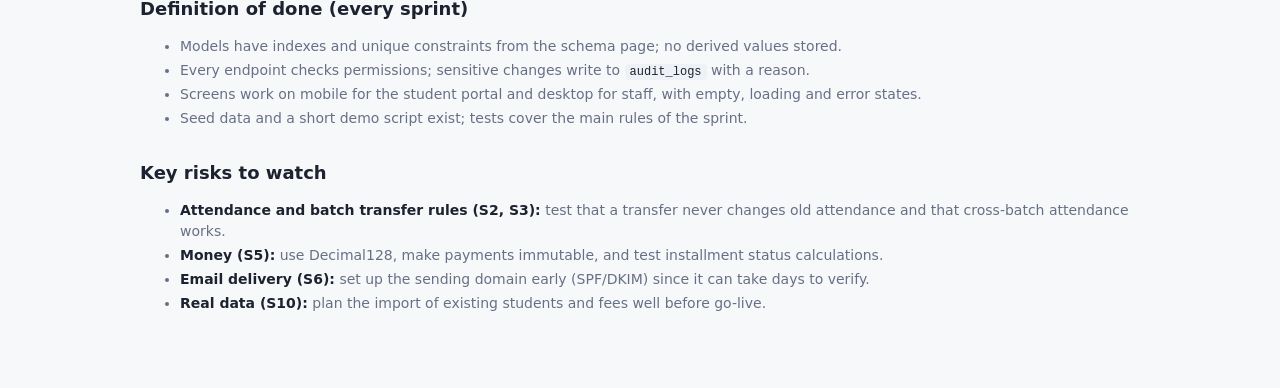
<file: Synnefo-Sprint-Plan.html>
<!DOCTYPE html>
<html lang="en"><head><meta charset="utf-8">
<meta name="viewport" content="width=device-width, initial-scale=1, viewport-fit=cover">
<title>Synnefo Sprint Plan</title>
<style>
:root{box-sizing:border-box;padding-top:env(safe-area-inset-top,0px);padding-bottom:env(safe-area-inset-bottom,0px);--bg:#f7f8fa;--fg:#1c2230;--card:#fff;--bd:#d9dde5;--mut:#667085;--code:#eef1f6;--ac:#2563eb}
@media (prefers-color-scheme:dark){:root:not([data-theme="light"]){--bg:#12151c;--fg:#e6e9f0;--card:#1b1f2a;--bd:#323848;--mut:#9aa3b5;--code:#242a38;--ac:#6ea0ff}}
:root[data-theme="dark"]{--bg:#12151c;--fg:#e6e9f0;--card:#1b1f2a;--bd:#323848;--mut:#9aa3b5;--code:#242a38;--ac:#6ea0ff}
html{scroll-padding-top:env(safe-area-inset-top,0px)}
body{margin:0;background:var(--bg);color:var(--fg);font:14px/1.5 system-ui,-apple-system,"Segoe UI",Roboto,sans-serif}
main{max-width:1000px;margin:0 auto;padding:20px 14px 60px}
h1{font-size:24px;margin:0 0 4px}h2{font-size:18px;margin:30px 0 10px}
p,li{color:var(--mut)}li{margin:3px 0}b{color:var(--fg)}code{background:var(--code);padding:1px 5px;border-radius:4px;font-size:12px;color:var(--fg)}
.bar{display:flex;gap:3px;overflow-x:auto;padding-bottom:4px}
.bar a{flex:1;min-width:64px;text-align:center;padding:6px 2px;border-radius:6px;background:var(--card);border:1px solid var(--bd);color:var(--fg);text-decoration:none;font-size:12px}
.bar a.done{background:var(--ac);color:#fff;border-color:var(--ac)}.bar a.ms{border-bottom:3px solid var(--ac)}
.prog{height:8px;background:var(--code);border-radius:5px;margin:8px 0}.prog i{display:block;height:100%;background:var(--ac);border-radius:5px;width:0}
.g{display:grid;grid-template-columns:repeat(auto-fit,minmax(260px,1fr));gap:10px}
.box,.s{background:var(--card);border:1px solid var(--bd);border-radius:10px;padding:10px 14px}
.s{margin:12px 0;border-left:5px solid var(--ac)}.s h3{margin:0;font-size:16px}.s p{margin:2px 0 8px}
.l{display:grid;grid-template-columns:90px 1fr;gap:4px 10px;font-size:13px;margin:5px 0}.l b{color:var(--mut);font-weight:600}
.t{display:inline-block;background:var(--code);color:var(--fg);padding:0 6px;border-radius:8px;margin:1px 2px 1px 0;font-size:12px}
.ms-b{margin-top:8px;padding:6px 10px;border-radius:6px;background:var(--code);color:var(--fg);font-size:13px}
label{cursor:pointer;float:right;font-size:13px;color:var(--mut)}
</style></head><body><main>
<h1>Synnefo Platform: Sprint Plan</h1>
<p>11 sprints (S0 to S10), each a vertical slice: <b>schema → backend API → UI → something you can open and demo</b>. Assumed 2-week sprints (about 22 weeks) for a small team; scale up or down to match your actual team. Tick a sprint when done to track progress.</p>
<div class="bar" id="bar"></div><div class="prog"><i id="pg"></i></div><span id="pt" style="font-size:13px;color:var(--mut)"></span>

<h2>How every module is built</h2>
<div class="g">
<div class="box"><b>1. Schema</b><p>Mongoose models, validators, indexes (from the schema page), seed data.</p></div>
<div class="box"><b>2. Backend</b><p>Routes, controller, service, Zod validation, permission check, audit hook, tests.</p></div>
<div class="box"><b>3. UI</b><p>Screens from the UI map, API hooks, loading/empty/error states, role guard.</p></div>
<div class="box"><b>4. Demo</b><p>Seeded sample data and a demo script, so each sprint ends with something visible.</p></div>
</div>

<h2>Suggested stack</h2>
<ul>
<li><b>Frontend:</b> React (Vite), React Router, TanStack Query, Tailwind, React Hook Form + Zod.</li>
<li><b>Backend:</b> Node + Express, Mongoose, Zod, JWT in httpOnly cookies, role/permission middleware.</li>
<li><b>Services:</b> S3 or Cloudflare R2 for files, email via SES/Resend/Nodemailer, scheduled jobs with node-cron (BullMQ if volume grows), PDF receipts and certificates.</li>
<li><b>Quality:</b> Vitest/Jest + Supertest, ESLint, GitHub Actions, MongoDB Atlas (dev/staging/prod).</li>
<li><b>Folders:</b> <code>server/src/modules/&lt;domain&gt;/{model,routes,controller,service}</code> and <code>client/src/features/&lt;domain&gt;/{pages,components,api}</code>, one folder per domain, matching the module groups.</li>
</ul>

<h2>Sprints</h2>
<div id="list"></div>

<h2>Definition of done (every sprint)</h2>
<ul>
<li>Models have indexes and unique constraints from the schema page; no derived values stored.</li>
<li>Every endpoint checks permissions; sensitive changes write to <code>audit_logs</code> with a reason.</li>
<li>Screens work on mobile for the student portal and desktop for staff, with empty, loading and error states.</li>
<li>Seed data and a short demo script exist; tests cover the main rules of the sprint.</li>
</ul>

<h2>Key risks to watch</h2>
<ul>
<li><b>Attendance and batch transfer rules (S2, S3):</b> test that a transfer never changes old attendance and that cross-batch attendance works.</li>
<li><b>Money (S5):</b> use Decimal128, make payments immutable, and test installment status calculations.</li>
<li><b>Email delivery (S6):</b> set up the sending domain early (SPF/DKIM) since it can take days to verify.</li>
<li><b>Real data (S10):</b> plan the import of existing students and fees well before go-live.</li>
</ul>
</main>
<script>
const S=[
{n:0,t:"Foundation",g:"Project skeleton, login, roles and the shell every later screen sits in.",c:["users","roles","policy_rules","audit_logs"],a:["Auth (login, logout, refresh)","RBAC middleware","Audit logger utility","Policy rules CRUD","File upload service (signed URLs)"],u:["Login","App shell (role sidebar, top bar)","Users","Roles & Permissions","Policy Rules","Audit Log"],d:"Log in as each role and see a different sidebar; create a user; edit a policy rule and see it in the audit log."},
{n:1,t:"Students & Academic Setup",g:"The master data everything else refers to.",c:["students","staff","programs","curriculum_items","program_curriculum","batches","batch_programs","rooms"],a:["Students and staff CRUD + search","Programs, curriculum, batches (multi-program)","Rooms CRUD"],u:["Students list","Programs","Program Detail","Batches","Batch Detail (basic)","Rooms & Labs"],d:"Create CDIS and MERN programs with curriculum, a shared Frontend batch for two programs, and a student list you can search."},
{n:2,t:"Enrollment & Batch History",g:"Admission and the historical batch relationship.",c:["enrollments","batch_enrollments"],a:["Admission service (user + student + enrollment + batch)","Batch transfer service (close row, open row, audit)","Rule: batch must serve the student's program"],u:["Admission Wizard (identity, program, batch)","Student 360 (overview, batch history)","Batch Transfer modal"],d:"Admit a student, transfer them between batches and see both rows in the batch history with dates.",m:"Check: only one open batch row per enrollment"},
{n:3,t:"Timetable & Attendance",g:"Sessions and attendance tied to the actual session.",c:["sessions","attendance_records"],a:["Session CRUD with trainer/room conflict detection","Attendance marking (manual, bulk, cross-batch)","Correction with reason + audit","Attendance % from policy rules"],u:["Timetable","Mark Attendance","Attendance Reports","Student 360 attendance tab","My Attendance (student)","Trainer Dashboard"],d:"Schedule a week, mark attendance, add a student from another batch, transfer a student and show old attendance unchanged.",m:"Milestone 1: core academic operations demo"},
{n:4,t:"Assessments",g:"Assignments, projects, exams and results.",c:["assignments","assignment_targets","assignment_submissions","exams","exam_results"],a:["Assignment CRUD (batch or selected students)","Submission, review, resubmission, late calculation","Exam CRUD, result entry with attempts","Result-change audit"],u:["Assignments & Projects","Assignment Detail (review)","Exams","Result Entry","My Assignments","My Exams","Student 360 tabs"],d:"Create an assignment, submit as a student, review and score it; enter exam results and view them in the student portal."},
{n:5,t:"Fees & Payments",g:"Fixed fee plan, installments and immutable payments.",c:["fee_plans","fee_installments","payments"],a:["Fee plan + installment generation","Record payment against one installment","Derived status (paid, pending, overdue)","Receipt PDF"],u:["Fees step in Admission Wizard","Fees Overview","Student Fees (record payment, receipt)","My Fees","Finance Dashboard"],d:"Admit a student with 3 installments, record a payment, download a receipt and see overdue list for finance."},
{n:6,t:"Notifications & Dashboards",g:"Email, announcements and the dashboards. Completes P0.",c:["notification_templates","notifications","announcements","announcement_audiences"],a:["Template engine + email sender","Triggers: attendance, assignment, exam, fee, batch change","Scheduled reminders (due, overdue, deadlines)","Announcements by institute, program, batch, students"],u:["Announcements","Templates","Notification Log","My Notifications","Admin Dashboard","My Dashboard (student)"],d:"Trigger a fee reminder and a batch-change email, see status in the log, and view all dashboards.",m:"Milestone 2: P0 complete, ready for a pilot batch"},
{n:7,t:"Mock Interviews, Feedback & Documents",g:"First P1 set.",c:["mock_interviews","student_feedback","staff_feedback","student_documents"],a:["Mock interview scheduling and scoring","Feedback both directions","Document upload and T&C acceptance (tc_accepted_at)"],u:["Mock Interviews","Interview Evaluation","Feedback","Documents & T&C (student)","Student 360 documents tab"],d:"Evaluate a mock interview, give trainer feedback as a student, upload and view a document."},
{n:8,t:"Student Success & Restricted Records",g:"Follow-ups, grievances and conduct, with strict access.",c:["followups","grievances","grievance_messages","disciplinary_records"],a:["Follow-up workflow with reminders","Grievance thread and assignment","Conduct records with evidence","Access tests for restricted modules"],u:["Follow-ups","Grievances + Detail","Conduct Records + Detail","Feedback & Grievance (student)","Success Dashboard"],d:"Raise a grievance as a student, resolve it as staff, and confirm unauthorized roles cannot see conduct records."},
{n:9,t:"Internship & Placement",g:"Internship tracking and the full recruitment pipeline.",c:["internships","companies","job_openings","placement_drives","placement_profiles","placement_applications","application_rounds","offers"],a:["Internship lifecycle (tasks are assignments)","Company, opening, drive CRUD","Application pipeline with rounds, offer and joining"],u:["Internships + Detail","Companies & Openings","Placement Drives","Drive Pipeline","Placement Profile","My Placement","My Internship","Placement Dashboard"],d:"Run one student from application through test, interview, offer and joining, and see it in their profile.",m:"Milestone 3: all P1 features complete"},
{n:10,t:"Certificates, Reports & Launch",g:"Certificates, reports, hardening and go-live.",c:["certificates"],a:["Certificate numbering, PDF and verification code","Report queries and exports","Index and performance review, security review","Data import scripts, backups, deployment"],u:["Certificates","Reports Hub","Final polish across screens"],d:"Issue a certificate, verify it, export reports, then run user acceptance testing with real staff.",m:"Milestone 4: production launch"}
];
const k="synnefo_plan_done";let done={};try{done=JSON.parse(localStorage.getItem(k)||"{}")}catch(e){}
const tags=a=>a.map(x=>`<span class="t">${x}</span>`).join("");
document.getElementById("list").innerHTML=S.map(s=>`<div class="s" id="s${s.n}"><label><input type="checkbox" data-n="${s.n}"> done</label><h3>Sprint ${s.n}: ${s.t}</h3><p>${s.g}</p>
<div class="l"><b>Schema</b><div>${tags(s.c)}</div><b>Backend</b><div>${s.a.join(" · ")}</div><b>UI</b><div>${tags(s.u)}</div><b>View output</b><div>${s.d}</div></div>${s.m?`<div class="ms-b">${s.m}</div>`:""}</div>`).join("");
function upd(){const bar=document.getElementById("bar");bar.innerHTML=S.map(s=>`<a href="#s${s.n}" class="${done[s.n]?"done":""} ${s.m&&s.m.startsWith("Milestone")?"ms":""}">S${s.n}</a>`).join("");
const c=S.filter(s=>done[s.n]).length;document.getElementById("pg").style.width=(c/S.length*100)+"%";document.getElementById("pt").textContent=c+" of "+S.length+" sprints done. Underlined = milestone."}
document.querySelectorAll("input[data-n]").forEach(i=>{i.checked=!!done[i.dataset.n];i.onchange=()=>{done[i.dataset.n]=i.checked;try{localStorage.setItem(k,JSON.stringify(done))}catch(e){}upd()}});
upd();
</script></body></html>
</file>
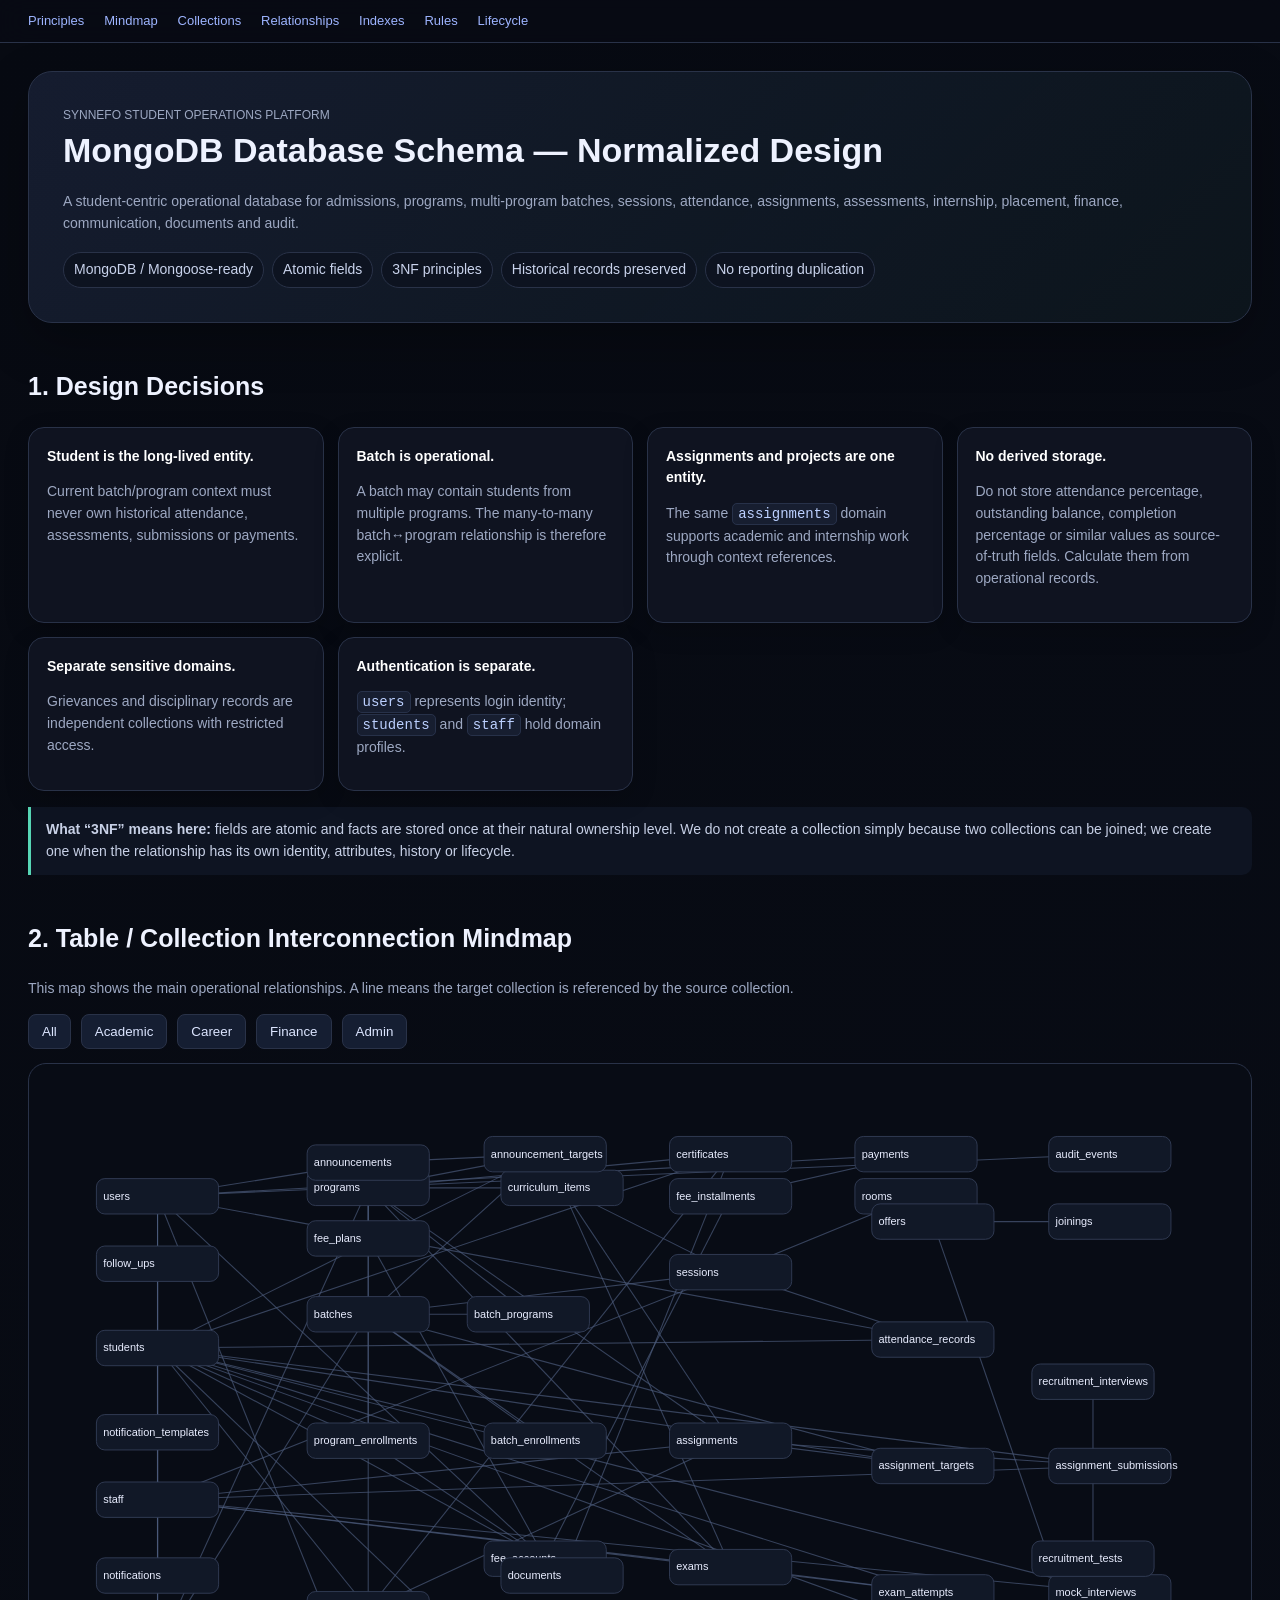
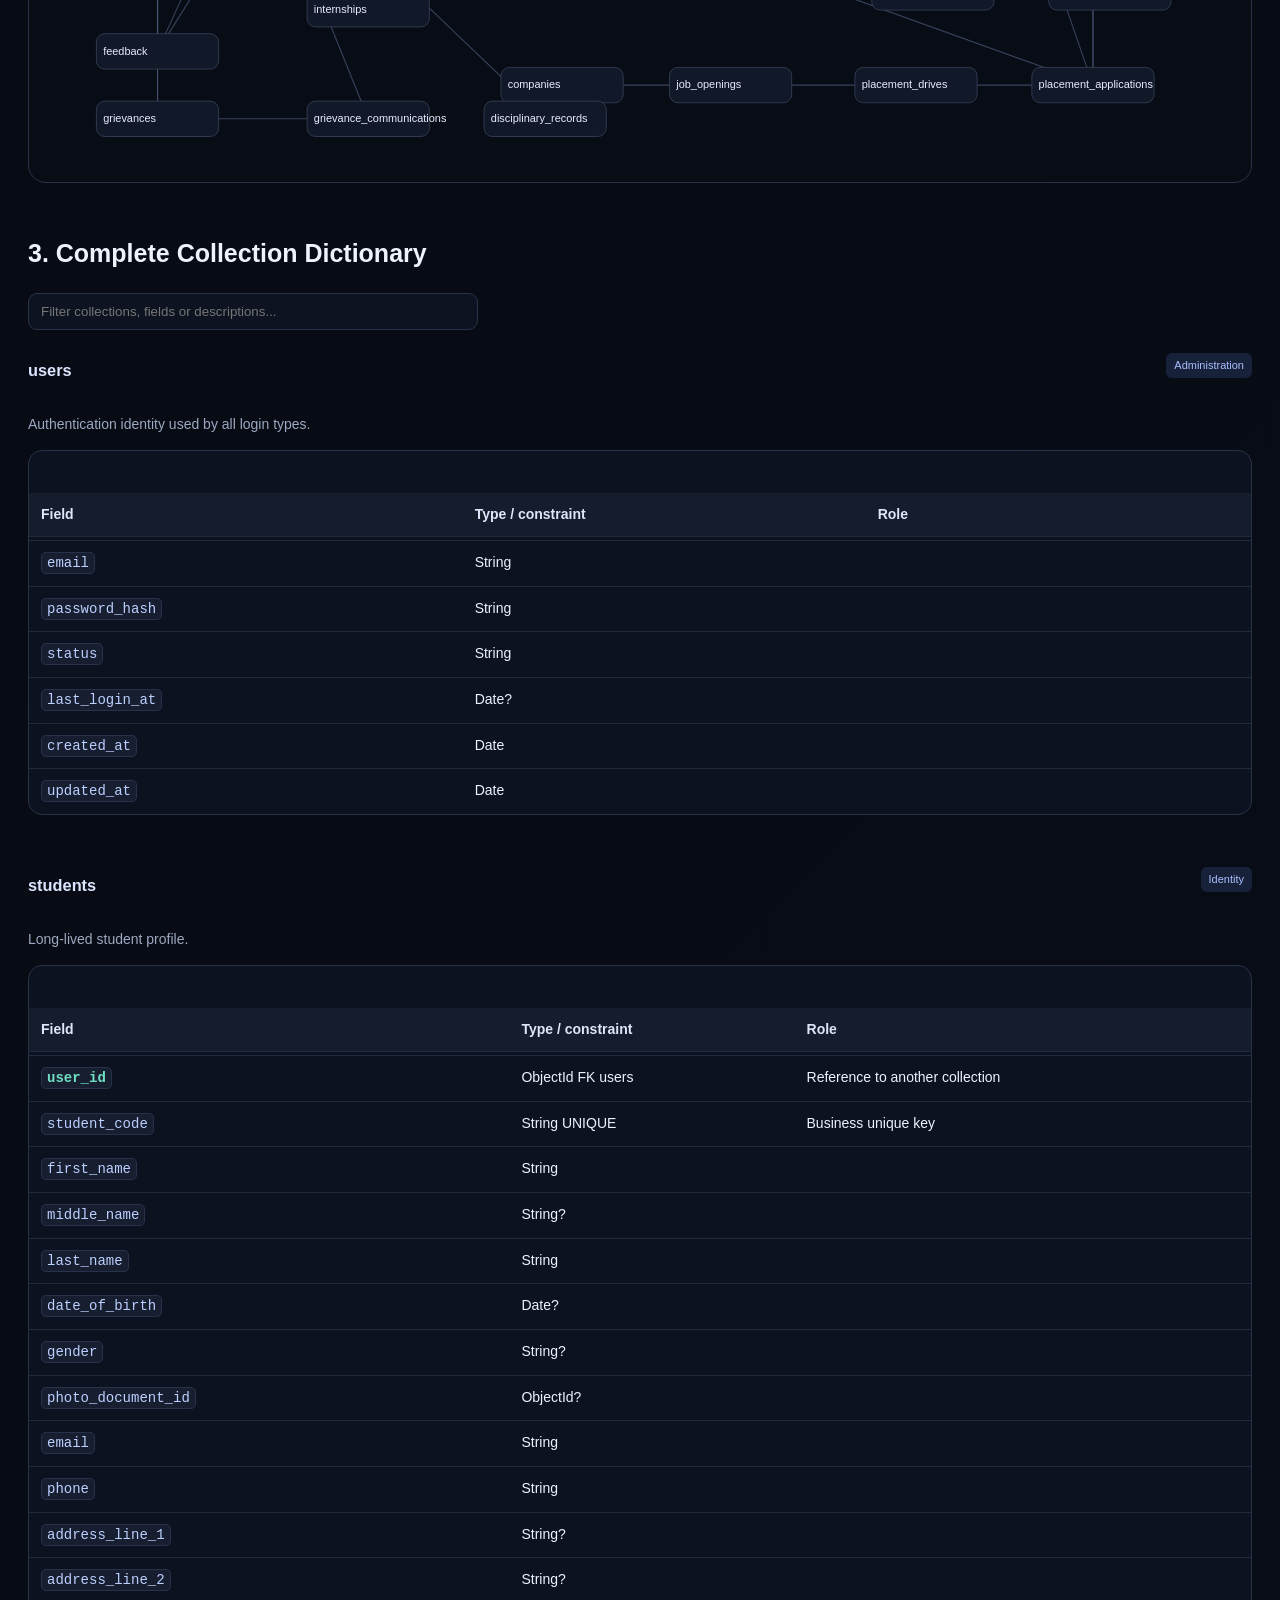
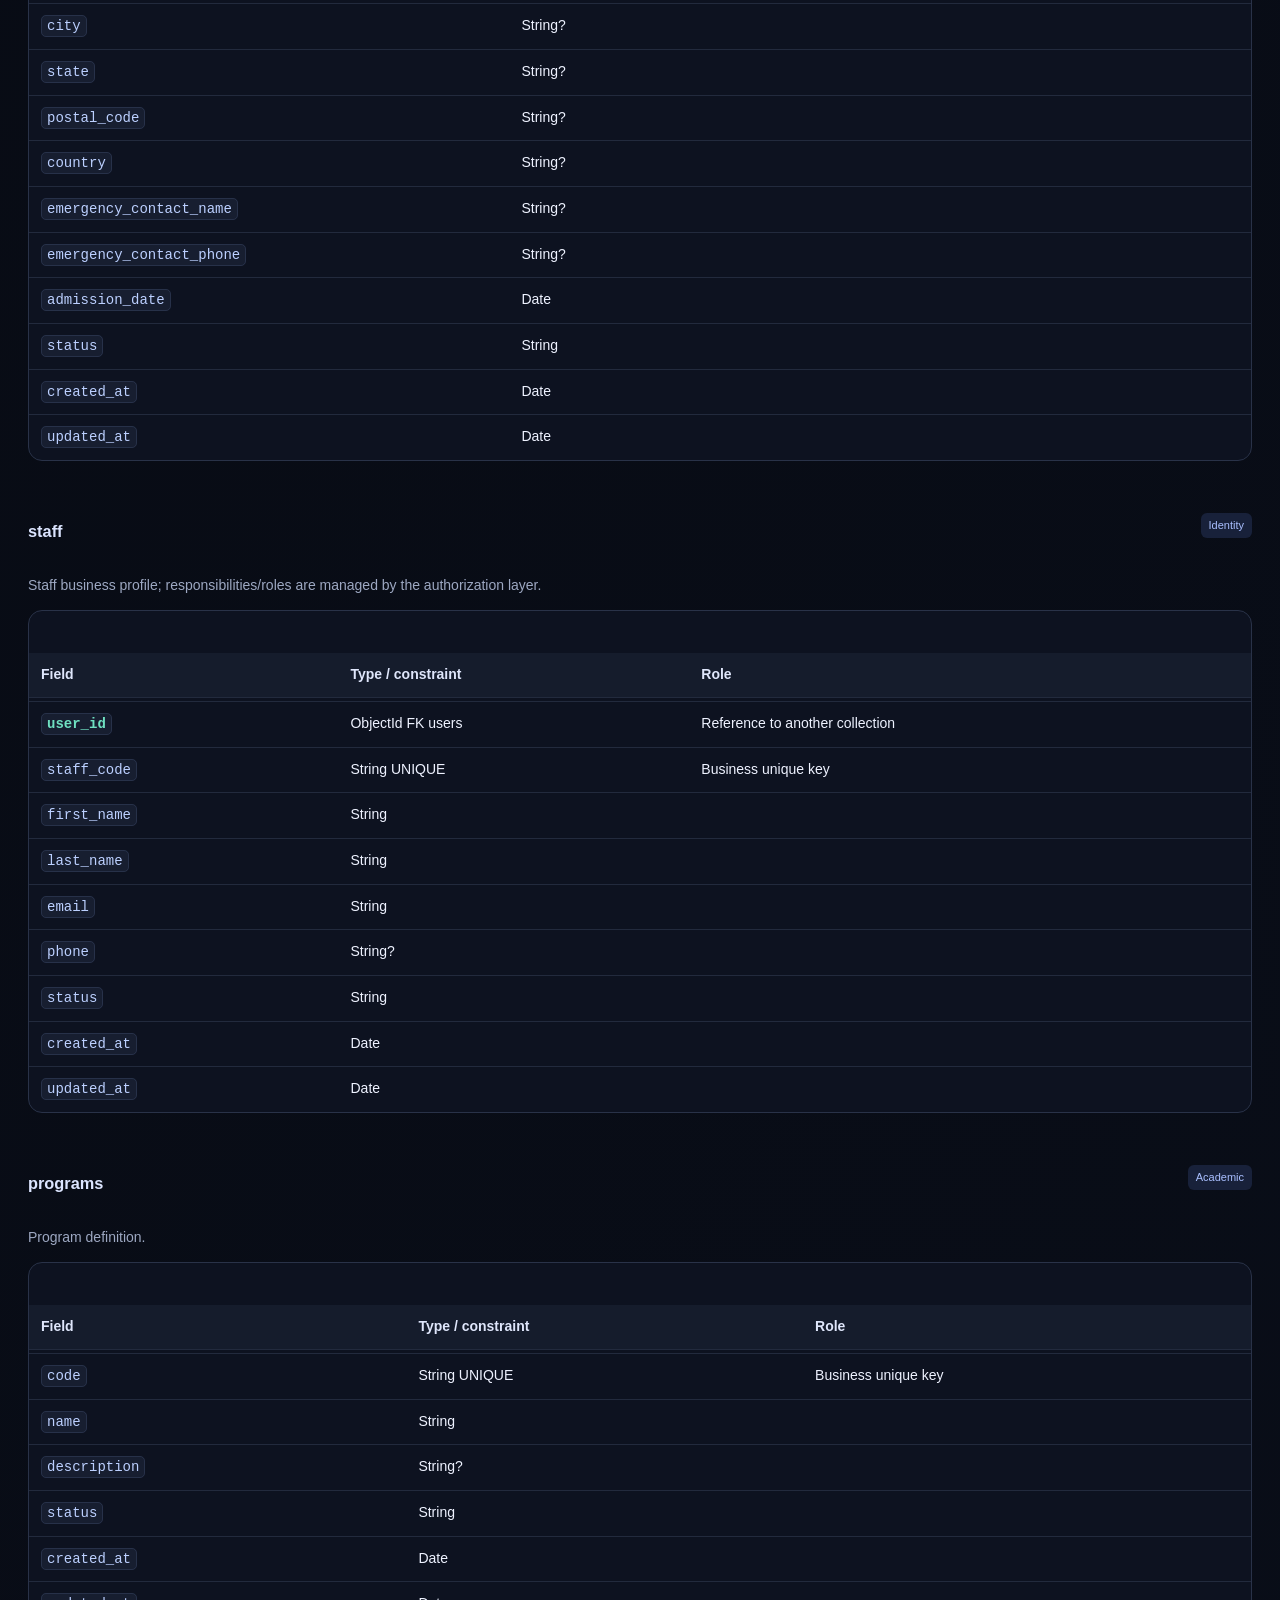
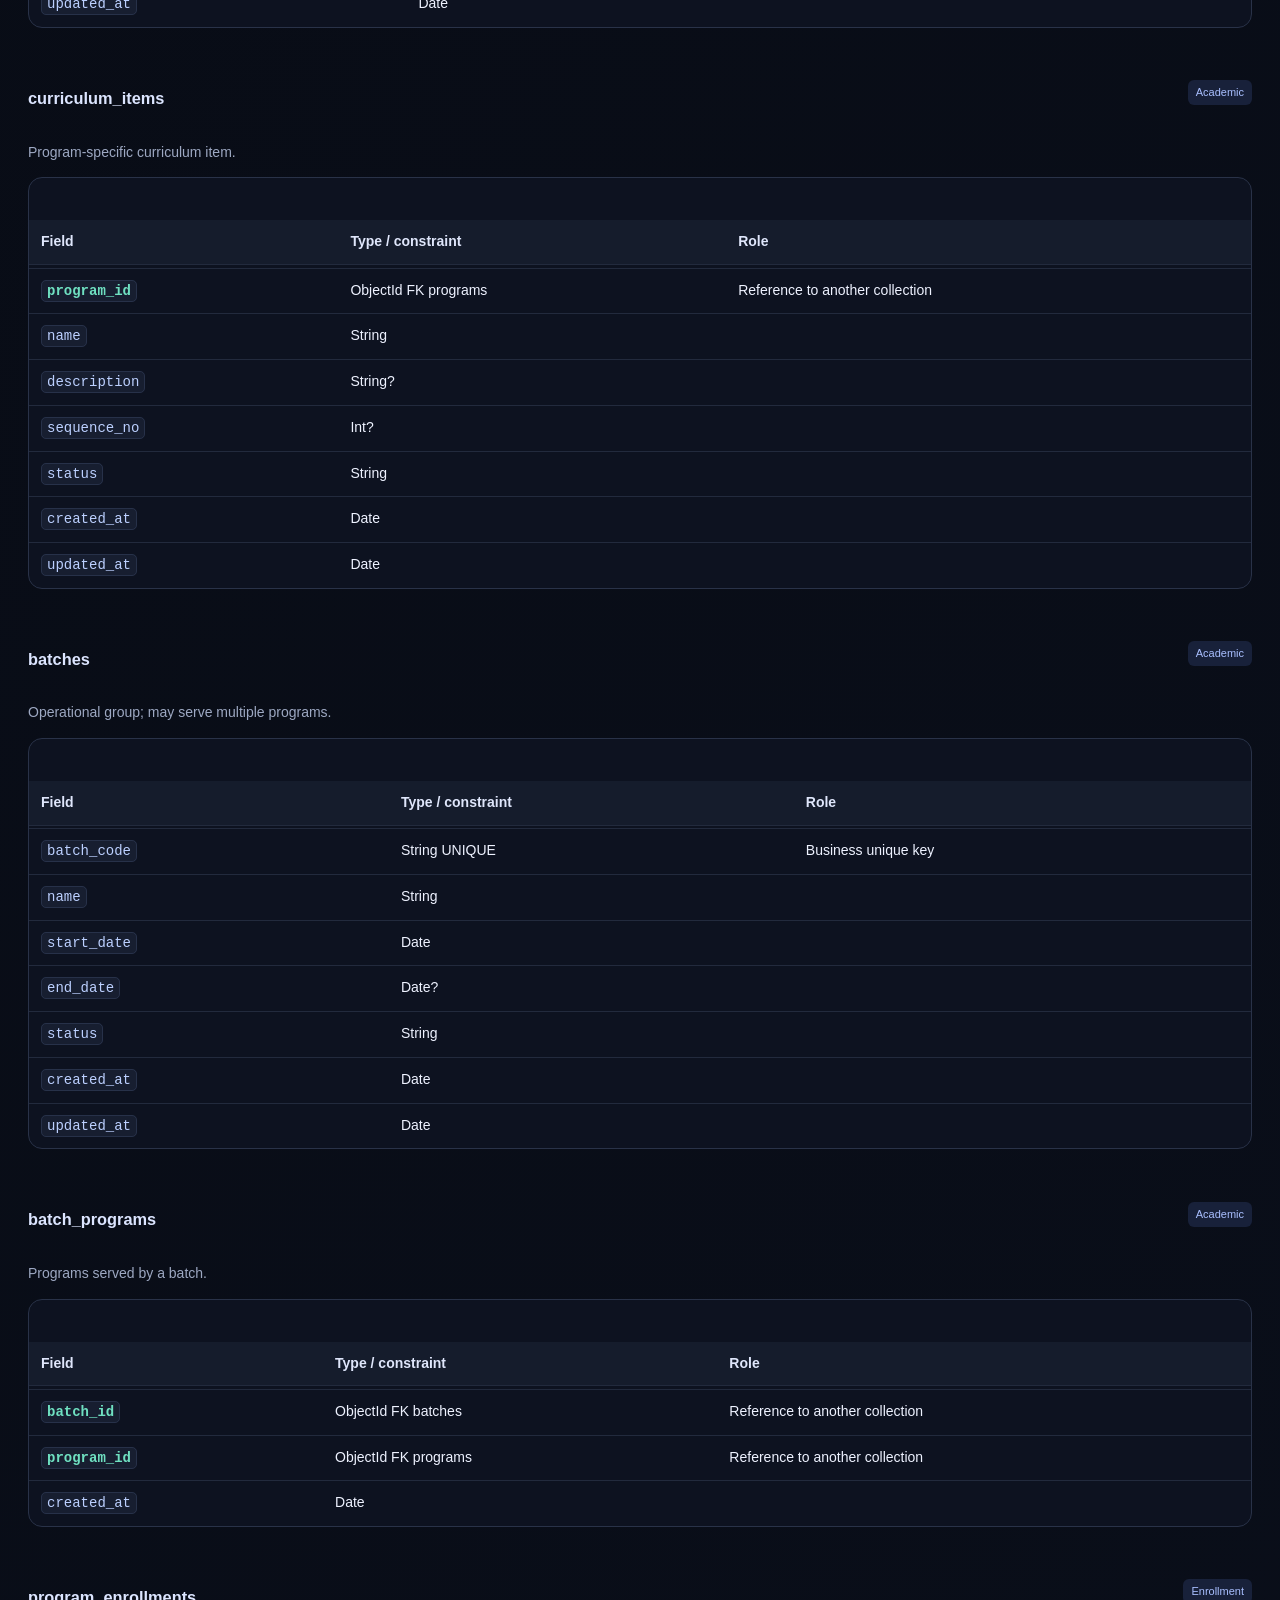
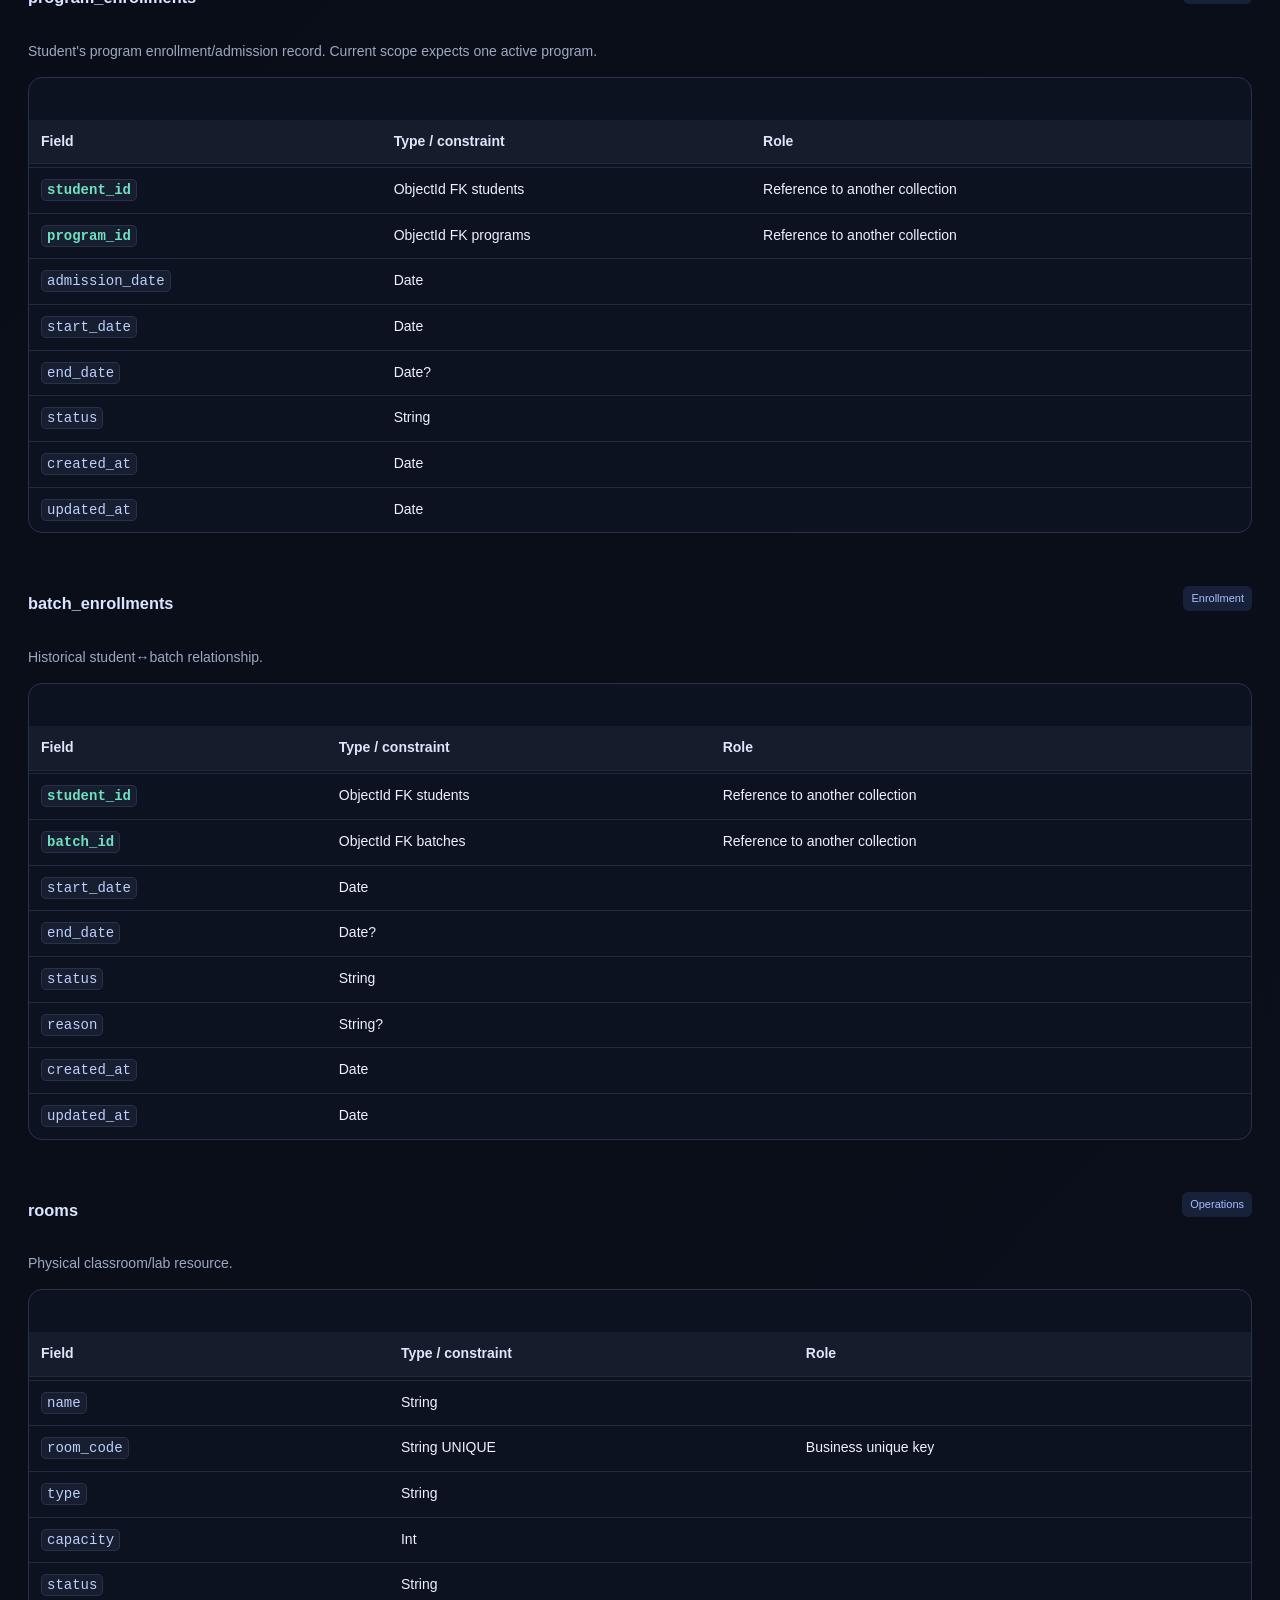
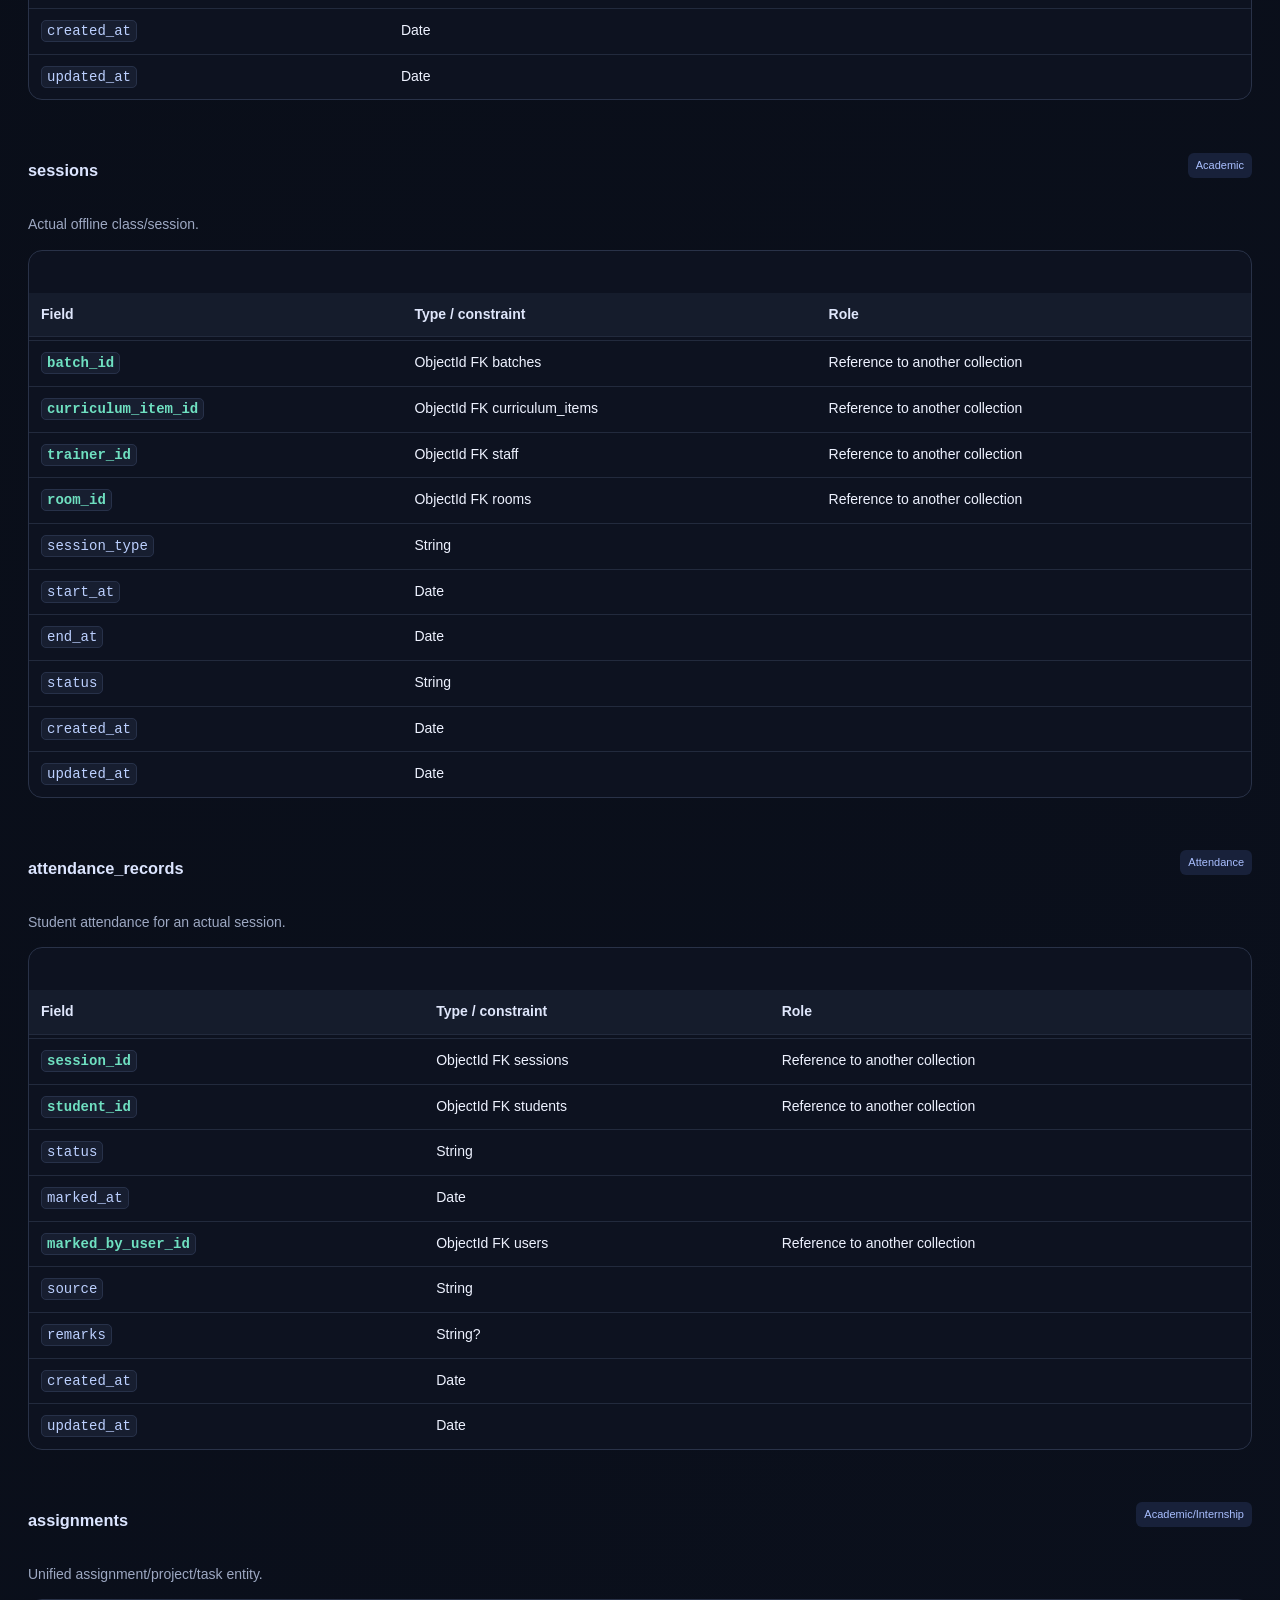
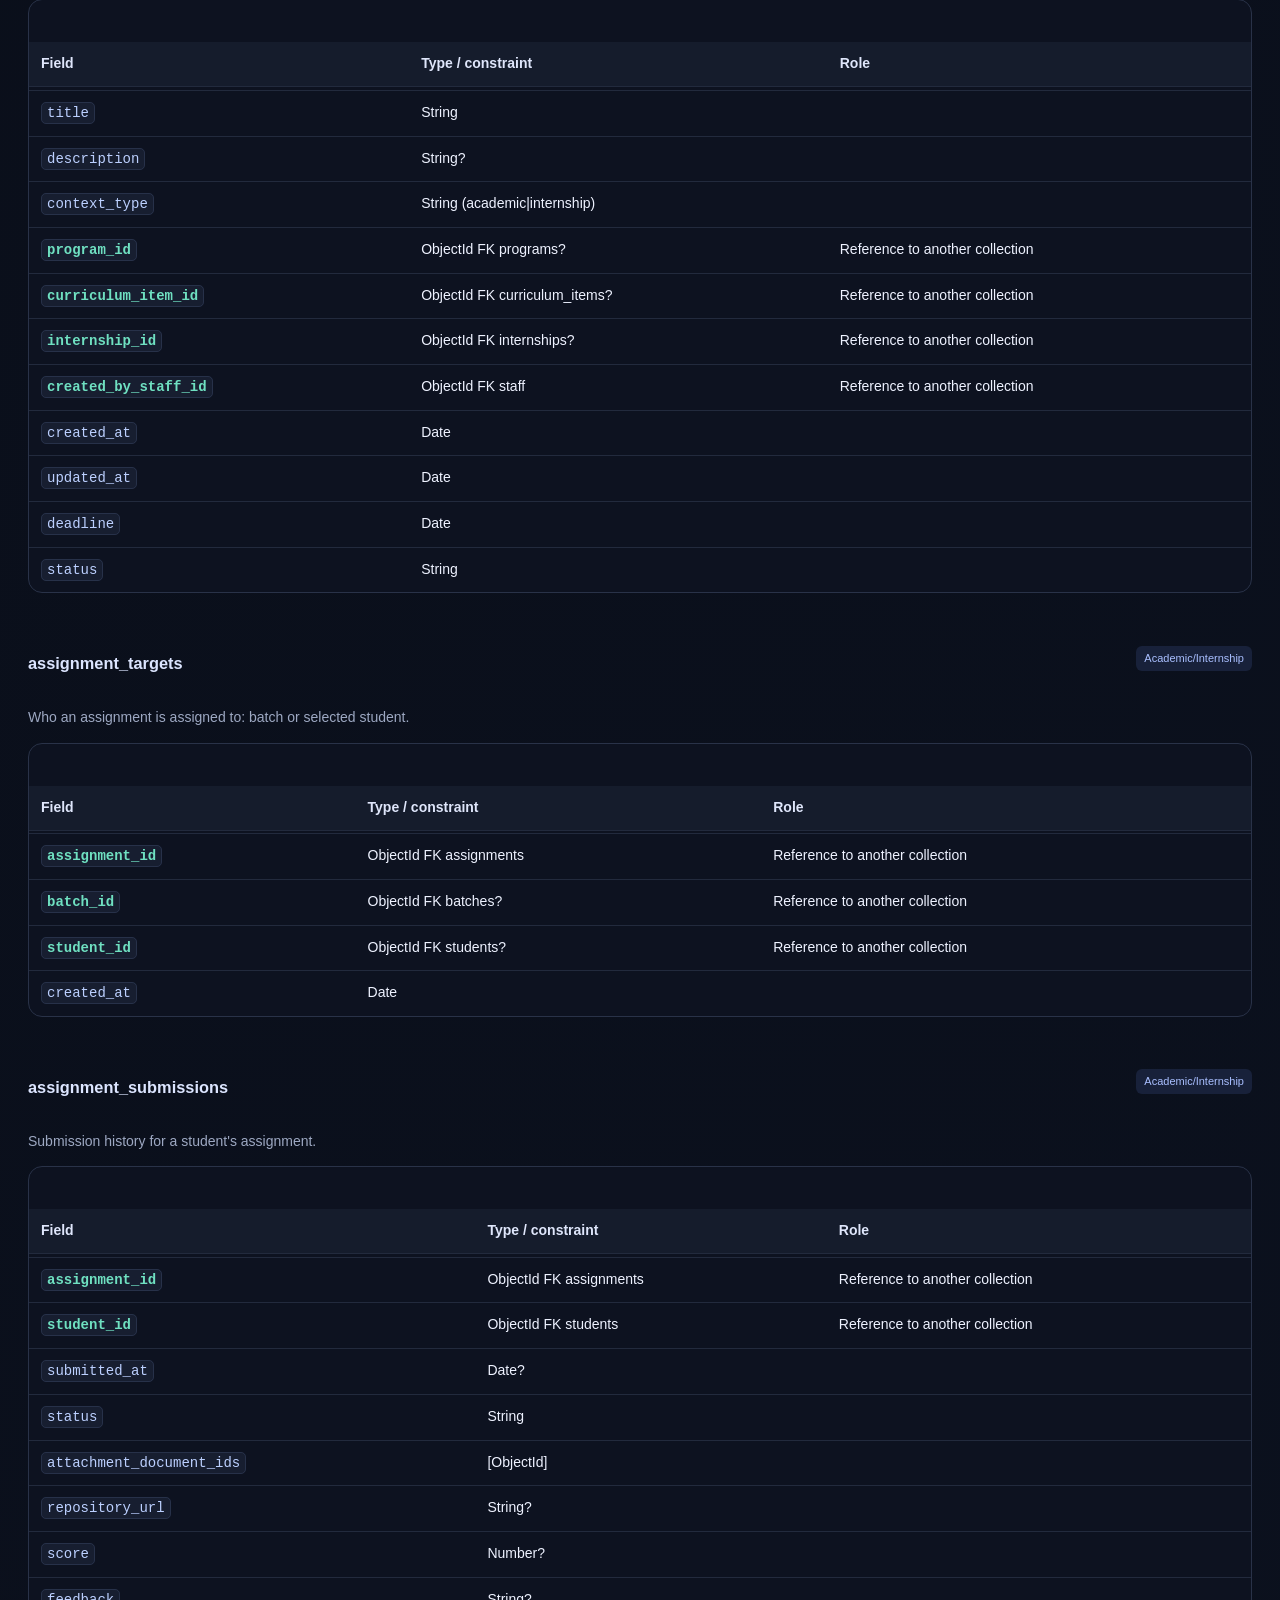
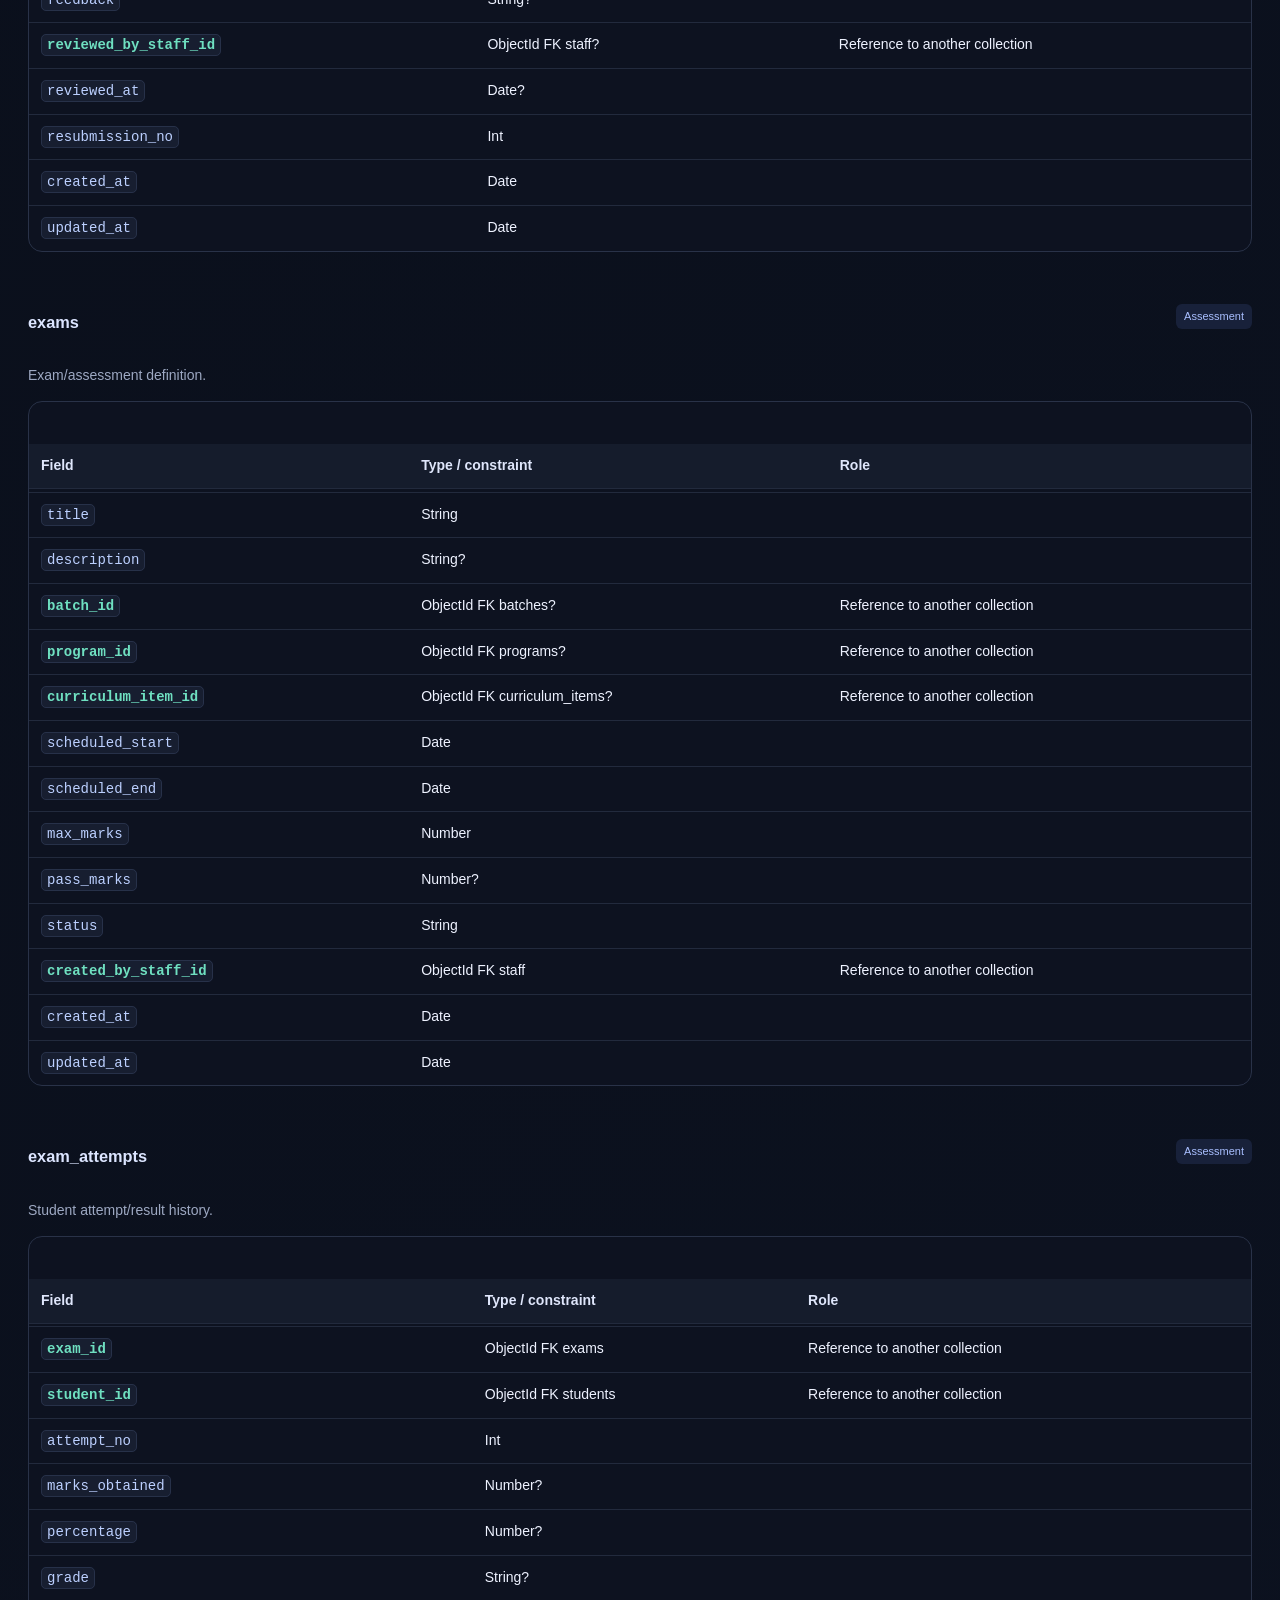
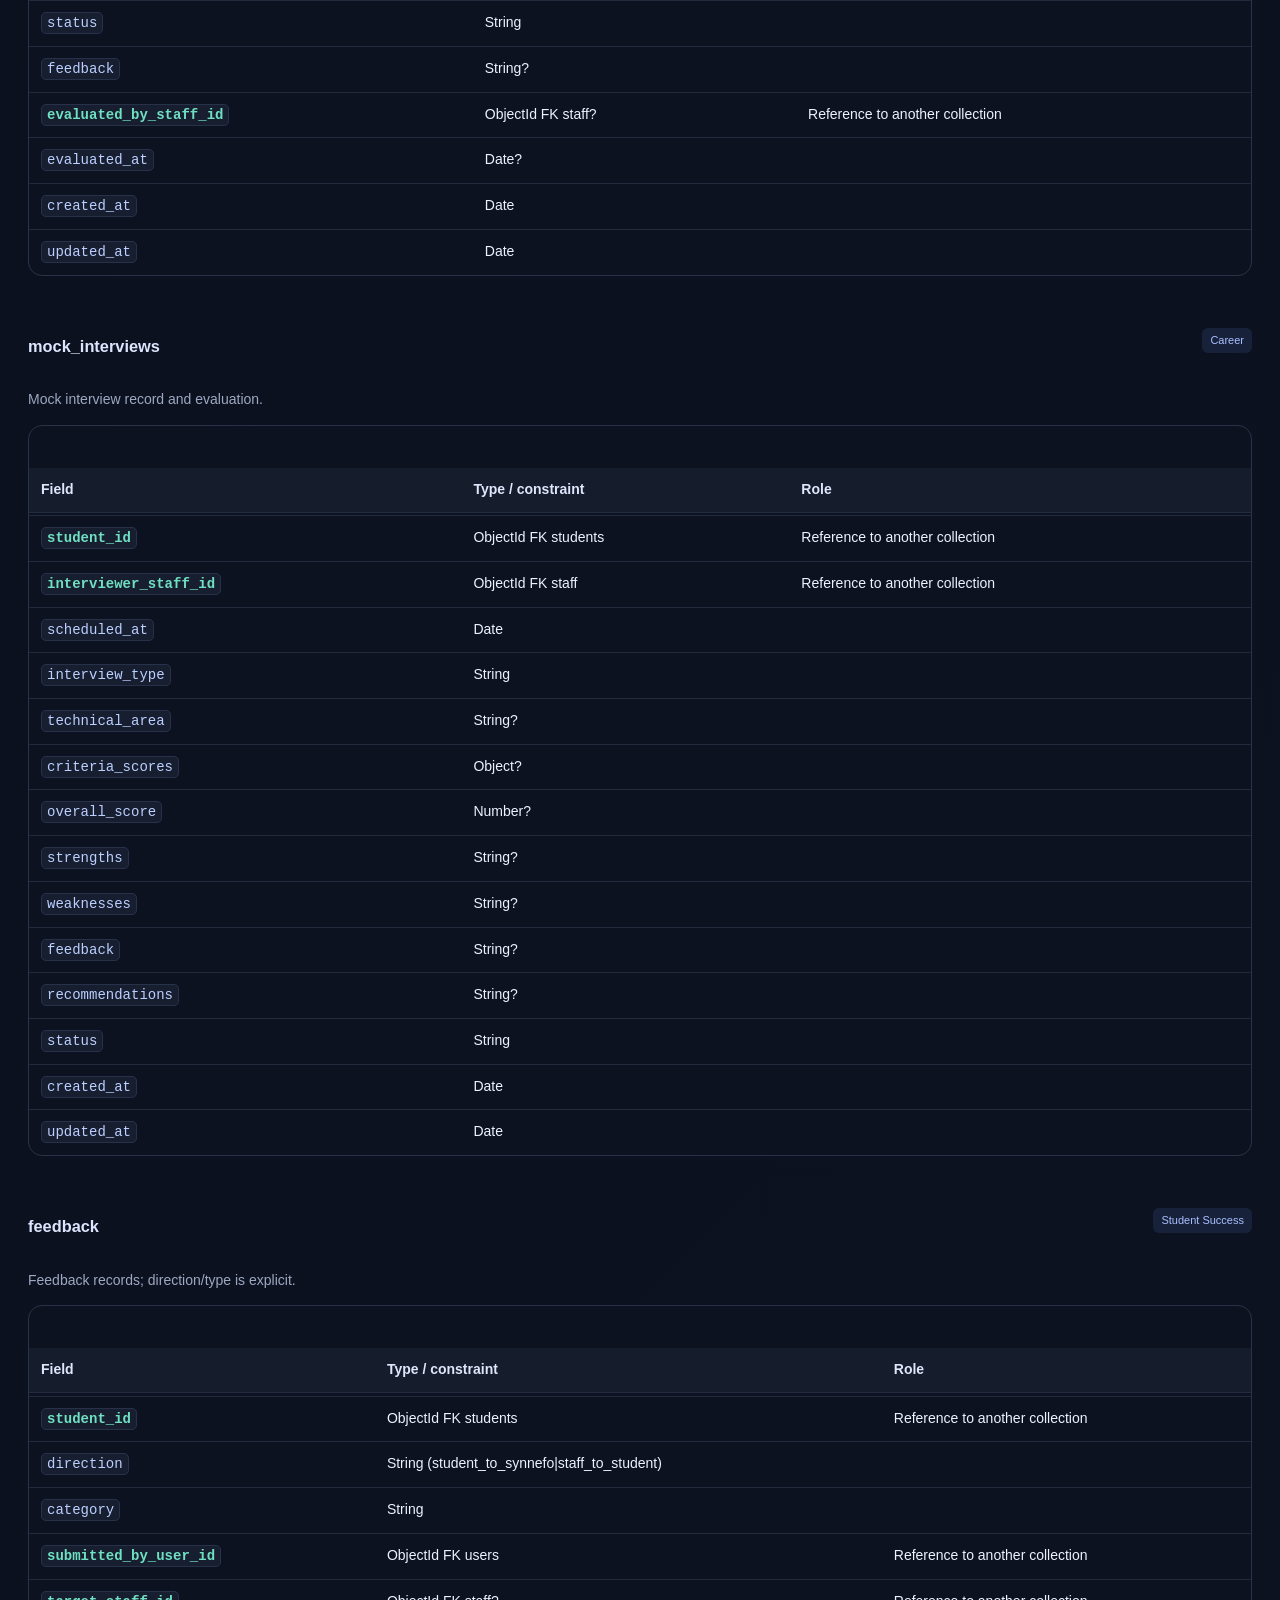
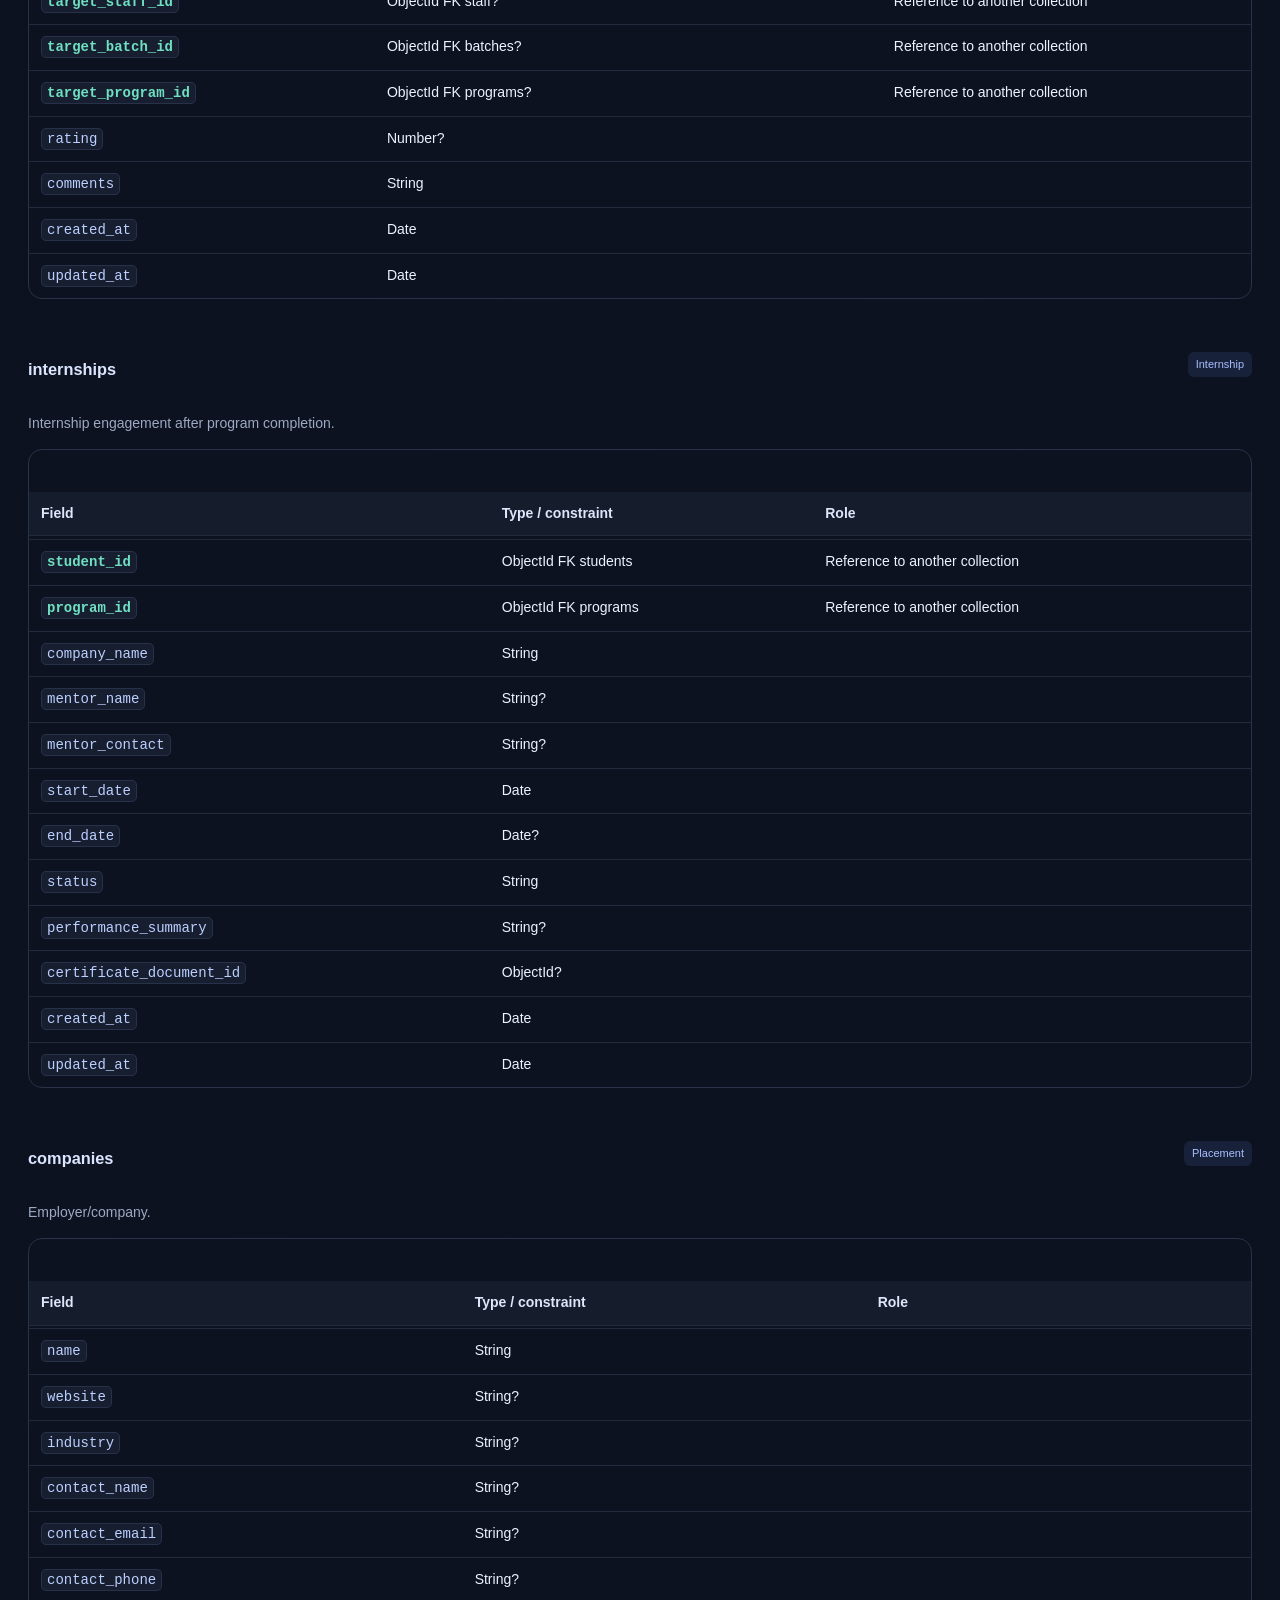
<file: synnefo_mongodb_schema.html>
<!DOCTYPE html>
<html lang="en">
<head>
<meta charset="UTF-8">
<meta name="viewport" content="width=device-width, initial-scale=1.0">
<meta property="og:title" content="Synnefo Student Operations Platform — MongoDB Schema">
<meta property="og:description" content="Normalized MongoDB collection design, relationships, indexes and data-flow mindmap for the Synnefo Student Operations Platform.">
<meta property="og:type" content="website">
<meta name="theme-color" content="#0b1020">
<title>Synnefo — MongoDB Database Schema</title>
<style>
:root{
  --bg:#080b14;--panel:#101522;--panel2:#151b2b;--line:#293248;
  --text:#eef2ff;--muted:#9da8c2;--accent:#7c9cff;--accent2:#57d6b5;
  --warn:#f0b45d;--danger:#ed7d9a;--shadow:0 18px 50px rgba(0,0,0,.28);
}
*{box-sizing:border-box}
html{scroll-behavior:smooth}
body{margin:0;background:linear-gradient(135deg,#070a12,#0c1220 45%,#090d18);color:var(--text);font:14px/1.55 Inter,Segoe UI,Arial,sans-serif}
a{color:#9db4ff;text-decoration:none}
.container{max-width:1500px;margin:auto;padding:28px}
.hero{padding:34px;border:1px solid var(--line);background:linear-gradient(135deg,rgba(124,156,255,.12),rgba(87,214,181,.05));border-radius:24px;box-shadow:var(--shadow)}
h1{font-size:34px;margin:0 0 8px}
h2{margin-top:44px;font-size:25px}
h3{margin-top:28px;color:#dce5ff}
p{color:var(--muted)}
.badges{display:flex;flex-wrap:wrap;gap:8px;margin-top:18px}
.badge{padding:6px 10px;border:1px solid var(--line);border-radius:999px;background:#0d1320;color:#c9d3ec}
.grid{display:grid;grid-template-columns:repeat(auto-fit,minmax(250px,1fr));gap:14px}
.card{background:rgba(16,21,34,.9);border:1px solid var(--line);border-radius:16px;padding:18px;box-shadow:0 8px 25px rgba(0,0,0,.18)}
.card strong{color:#fff}
.nav{position:sticky;top:0;z-index:5;background:rgba(8,11,20,.9);backdrop-filter:blur(14px);border-bottom:1px solid var(--line);padding:10px 28px}
.nav a{margin-right:16px;font-size:13px}
.section{margin-top:35px}
table{width:100%;border-collapse:separate;border-spacing:0;overflow:hidden;border:1px solid var(--line);border-radius:14px;background:#0d1220}
th,td{padding:11px 12px;border-bottom:1px solid #222a3d;text-align:left;vertical-align:top}
th{background:#151c2c;color:#dfe6fb;position:sticky;top:42px;z-index:2}
tr:last-child td{border-bottom:0}
td code,code{background:#171e30;border:1px solid #273149;padding:2px 5px;border-radius:5px;color:#bcd0ff}
.small{font-size:12px;color:var(--muted)}
.pk{color:#8eb2ff;font-weight:700}.fk{color:#6fe0c1;font-weight:700}.derived{color:#f1bd6c}.required{color:#f1a0b7}
.schema{margin-bottom:30px}
.collection-title{display:flex;align-items:center;justify-content:space-between;gap:12px}
.tag{font-size:11px;padding:4px 8px;border-radius:6px;background:#18213a;color:#a9bfff}
svg{width:100%;height:720px;background:#080c15;border:1px solid var(--line);border-radius:18px}
.node rect{rx:10;ry:10;stroke:#36415b;stroke-width:1}
.node text{fill:#e9edff;font-size:13px}
.edge{stroke:#4b5a7a;stroke-width:1.3;opacity:.7}
.edge-label{fill:#8f9ab4;font-size:10px}
.controls{display:flex;gap:10px;flex-wrap:wrap;margin:14px 0}
button{background:#151e32;color:#dce5ff;border:1px solid var(--line);padding:9px 13px;border-radius:8px;cursor:pointer}
button:hover{border-color:#6077b0}
.note{border-left:3px solid var(--accent);padding:12px 15px;background:#0e1422;border-radius:0 10px 10px 0;color:#c7d0e6}
.warning{border-left-color:var(--warn)}
.good{border-left-color:var(--accent2)}
.search{width:100%;max-width:450px;background:#0d1320;border:1px solid var(--line);padding:10px 12px;border-radius:9px;color:#fff}
footer{margin:55px 0 20px;color:#69758e;text-align:center}
@media(max-width:800px){.container{padding:16px}.hero{padding:22px}h1{font-size:27px}svg{height:850px}th{top:48px}}
</style>
</head>
<body>
<div class="nav">
  <a href="#principles">Principles</a>
  <a href="#map">Mindmap</a>
  <a href="#collections">Collections</a>
  <a href="#relationships">Relationships</a>
  <a href="#indexes">Indexes</a>
  <a href="#rules">Rules</a>
  <a href="#flow">Lifecycle</a>
</div>
<div class="container">
<section class="hero">
  <div class="small">SYNNEFO STUDENT OPERATIONS PLATFORM</div>
  <h1>MongoDB Database Schema — Normalized Design</h1>
  <p>A student-centric operational database for admissions, programs, multi-program batches, sessions, attendance, assignments, assessments, internship, placement, finance, communication, documents and audit.</p>
  <div class="badges">
    <span class="badge">MongoDB / Mongoose-ready</span>
    <span class="badge">Atomic fields</span>
    <span class="badge">3NF principles</span>
    <span class="badge">Historical records preserved</span>
    <span class="badge">No reporting duplication</span>
  </div>
</section>

<section id="principles" class="section">
<h2>1. Design Decisions</h2>
<div class="grid">
<div class="card"><strong>Student is the long-lived entity.</strong><p>Current batch/program context must never own historical attendance, assessments, submissions or payments.</p></div>
<div class="card"><strong>Batch is operational.</strong><p>A batch may contain students from multiple programs. The many-to-many batch↔program relationship is therefore explicit.</p></div>
<div class="card"><strong>Assignments and projects are one entity.</strong><p>The same <code>assignments</code> domain supports academic and internship work through context references.</p></div>
<div class="card"><strong>No derived storage.</strong><p>Do not store attendance percentage, outstanding balance, completion percentage or similar values as source-of-truth fields. Calculate them from operational records.</p></div>
<div class="card"><strong>Separate sensitive domains.</strong><p>Grievances and disciplinary records are independent collections with restricted access.</p></div>
<div class="card"><strong>Authentication is separate.</strong><p><code>users</code> represents login identity; <code>students</code> and <code>staff</code> hold domain profiles.</p></div>
</div>
<div class="note good" style="margin-top:16px">
<strong>What “3NF” means here:</strong> fields are atomic and facts are stored once at their natural ownership level. We do not create a collection simply because two collections can be joined; we create one when the relationship has its own identity, attributes, history or lifecycle.
</div>
</section>

<section id="map" class="section">
<h2>2. Table / Collection Interconnection Mindmap</h2>
<p>This map shows the main operational relationships. A line means the target collection is referenced by the source collection.</p>
<div class="controls">
<button onclick="toggleDomain('all')">All</button>
<button onclick="toggleDomain('academic')">Academic</button>
<button onclick="toggleDomain('career')">Career</button>
<button onclick="toggleDomain('finance')">Finance</button>
<button onclick="toggleDomain('admin')">Admin</button>
</div>
<svg id="mapSvg" viewBox="0 0 1450 720" role="img" aria-label="MongoDB collection relationship map">
<defs><marker id="arrow" markerWidth="8" markerHeight="8" refX="7" refY="3.5" orient="auto"><path d="M0,0 L8,3.5 L0,7 z" fill="#4b5a7a"/></marker></defs>
<g id="edges"></g><g id="nodes"></g>
</svg>
</section>

<section id="collections" class="section">
<h2>3. Complete Collection Dictionary</h2>
<input class="search" id="search" placeholder="Filter collections, fields or descriptions...">
<div id="tables"></div>
</section>

<section id="relationships" class="section">
<h2>4. Relationship Rules</h2>
<table>
<tr><th>Relationship</th><th>Cardinality</th><th>Implementation</th><th>Reason</th></tr>
<tr><td>Program → Curriculum Item</td><td>1 : N</td><td><code>curriculum_items.program_id</code></td><td>Same-named items in different programs remain distinct.</td></tr>
<tr><td>Batch ↔ Program</td><td>N : N</td><td><code>batch_programs</code></td><td>A batch can serve common curriculum for multiple programs.</td></tr>
<tr><td>Student → Program Enrollment</td><td>1 : N structurally; 1 active in current scope</td><td><code>program_enrollments.student_id</code></td><td>Preserves an admission/enrollment record without forcing multiple active programs.</td></tr>
<tr><td>Student ↔ Batch</td><td>N : N over time</td><td><code>batch_enrollments</code></td><td>History and transfer dates belong to the relationship.</td></tr>
<tr><td>Batch → Session</td><td>1 : N</td><td><code>sessions.batch_id</code></td><td>Session belongs to the actual operational batch.</td></tr>
<tr><td>Student ↔ Session</td><td>N : N</td><td><code>attendance_records</code></td><td>Attendance means this student attended this actual session; supports cross-batch attendance.</td></tr>
<tr><td>Assignment → Target</td><td>1 : N</td><td><code>assignment_targets</code></td><td>One assignment can target a batch or selected students.</td></tr>
<tr><td>Assignment ↔ Student</td><td>N : N through targets/submissions</td><td><code>assignment_targets</code>, <code>assignment_submissions</code></td><td>Submission history belongs to student+assignment.</td></tr>
<tr><td>Exam → Attempt</td><td>1 : N</td><td><code>exam_attempts</code></td><td>Supports attempts and result history.</td></tr>
<tr><td>Student → Internship</td><td>1 : N structurally</td><td><code>internships.student_id</code></td><td>Future-proofs repeated internship records without embedding.</td></tr>
<tr><td>Company → Job Opening</td><td>1 : N</td><td><code>job_openings.company_id</code></td><td>Company is independently reusable.</td></tr>
<tr><td>Placement Drive → Application</td><td>1 : N</td><td><code>placement_applications.drive_id</code></td><td>Captures recruitment participation.</td></tr>
<tr><td>Application → Test/Interview/Offer</td><td>1 : N / 1 : N / 1 : N</td><td>Dedicated collections</td><td>Each stage has its own data and history.</td></tr>
<tr><td>Student → Fee Account → Installments → Payments</td><td>1:N</td><td>Dedicated financial collections</td><td>Financial events must be auditable and not overwritten.</td></tr>
</table>
</section>

<section id="indexes" class="section">
<h2>5. Core Index Strategy</h2>
<div class="grid">
<div class="card"><strong>Student</strong><p><code>student_code</code> unique; normalized email/phone indexes as required.</p></div>
<div class="card"><strong>Enrollment</strong><p><code>{student_id, status}</code>, <code>{student_id, start_date}</code>, and a uniqueness rule for one active enrollment if enforced by application/partial index.</p></div>
<div class="card"><strong>Batch</strong><p><code>batch_code</code> unique; <code>{status, start_date}</code>.</p></div>
<div class="card"><strong>Attendance</strong><p>Unique <code>{session_id, student_id}</code>; <code>{student_id, session_id}</code>; session-date queries through session indexes.</p></div>
<div class="card"><strong>Assignments</strong><p><code>{batch_id, deadline}</code> where relevant; unique <code>{assignment_id, student_id}</code> for target/submission relationships.</p></div>
<div class="card"><strong>Finance</strong><p>Unique transaction/reference IDs where provider guarantees uniqueness; indexes on student and payment status/date.</p></div>
<div class="card"><strong>Placement</strong><p>Indexes on company, opening, drive, student and application status/stage.</p></div>
<div class="card"><strong>Audit</strong><p><code>{entity_type, entity_id, created_at}</code> and <code>{actor_user_id, created_at}</code>.</p></div>
</div>
</section>

<section id="rules" class="section">
<h2>6. Important Integrity Rules</h2>
<div class="note">
<ul>
<li>Never rewrite old attendance because of a batch change.</li>
<li>Never move an old attendance record to the student's new batch.</li>
<li>A cross-batch attendance record references the actual session only; no reason field is required.</li>
<li>A batch may be connected to multiple programs.</li>
<li>A curriculum item is program-owned; same display name does not make two items identical.</li>
<li>Do not store attendance percentage as authoritative data.</li>
<li>Do not store outstanding balance as authoritative data; derive it from fee obligations and realized payments.</li>
<li>Do not duplicate student name/program/batch in every operational document unless it is explicitly a historical snapshot requirement.</li>
<li>Do not embed disciplinary/grievance data inside <code>students</code>.</li>
<li>Do not embed unbounded attendance, submissions or payments arrays inside <code>students</code>.</li>
<li>Use application/service-layer transactions for multi-document operations such as batch transfer and payment recording.</li>
</ul>
</div>
<div class="note warning" style="margin-top:16px">
<strong>MongoDB transaction note:</strong> Because important workflows touch several collections, use MongoDB transactions for operations that must succeed or fail together—for example creating a batch enrollment and closing the previous one.
</div>
</section>

<section id="flow" class="section">
<h2>7. Student Lifecycle Through the Database</h2>
<div class="grid">
<div class="card"><strong>1. Admission</strong><p><code>users</code> → <code>students</code> → <code>program_enrollments</code> → <code>fee_accounts</code></p></div>
<div class="card"><strong>2. Batch allocation</strong><p><code>batch_programs</code> identifies programs served by a batch; <code>batch_enrollments</code> connects the student to the operational batch.</p></div>
<div class="card"><strong>3. Training</strong><p><code>sessions</code> → <code>attendance_records</code>; <code>assignments</code> → <code>assignment_targets</code> → <code>assignment_submissions</code>; <code>exams</code> → <code>exam_attempts</code>.</p></div>
<div class="card"><strong>4. Internship</strong><p><code>internships</code> contains the internship engagement; internship work is represented by <code>assignments</code> using internship context.</p></div>
<div class="card"><strong>5. Placement</strong><p><code>companies</code> → <code>job_openings</code> → <code>placement_drives</code> → <code>placement_applications</code> → tests/interviews/offers/joining.</p></div>
<div class="card"><strong>6. Exit</strong><p><code>certificates</code>, student status/history, final finance state and placement/internship records remain independently queryable.</p></div>
</div>
</section>

<footer>Synnefo Student Operations Platform · Database architecture reference · Generated from the supplied project brief and clarified requirements</footer>
</div>

<script>
const collections = [
["users","Administration","Authentication identity used by all login types.","_id:ObjectId","email:String","password_hash:String","status:String","last_login_at:Date?","created_at:Date","updated_at:Date"],
["students","Identity","Long-lived student profile.","_id:ObjectId","user_id:ObjectId FK users","student_code:String UNIQUE","first_name:String","middle_name:String?","last_name:String","date_of_birth:Date?","gender:String?","photo_document_id:ObjectId?","email:String","phone:String","address_line_1:String?","address_line_2:String?","city:String?","state:String?","postal_code:String?","country:String?","emergency_contact_name:String?","emergency_contact_phone:String?","admission_date:Date","status:String","created_at:Date","updated_at:Date"],
["staff","Identity","Staff business profile; responsibilities/roles are managed by the authorization layer.","_id:ObjectId","user_id:ObjectId FK users","staff_code:String UNIQUE","first_name:String","last_name:String","email:String","phone:String?","status:String","created_at:Date","updated_at:Date"],
["programs","Academic","Program definition.","_id:ObjectId","code:String UNIQUE","name:String","description:String?","status:String","created_at:Date","updated_at:Date"],
["curriculum_items","Academic","Program-specific curriculum item.","_id:ObjectId","program_id:ObjectId FK programs","name:String","description:String?","sequence_no:Int?","status:String","created_at:Date","updated_at:Date"],
["batches","Academic","Operational group; may serve multiple programs.","_id:ObjectId","batch_code:String UNIQUE","name:String","start_date:Date","end_date:Date?","status:String","created_at:Date","updated_at:Date"],
["batch_programs","Academic","Programs served by a batch.","_id:ObjectId","batch_id:ObjectId FK batches","program_id:ObjectId FK programs","created_at:Date"],
["program_enrollments","Enrollment","Student's program enrollment/admission record. Current scope expects one active program.","_id:ObjectId","student_id:ObjectId FK students","program_id:ObjectId FK programs","admission_date:Date","start_date:Date","end_date:Date?","status:String","created_at:Date","updated_at:Date"],
["batch_enrollments","Enrollment","Historical student↔batch relationship.","_id:ObjectId","student_id:ObjectId FK students","batch_id:ObjectId FK batches","start_date:Date","end_date:Date?","status:String","reason:String?","created_at:Date","updated_at:Date"],
["rooms","Operations","Physical classroom/lab resource.","_id:ObjectId","name:String","room_code:String UNIQUE","type:String","capacity:Int","status:String","created_at:Date","updated_at:Date"],
["sessions","Academic","Actual offline class/session.","_id:ObjectId","batch_id:ObjectId FK batches","curriculum_item_id:ObjectId FK curriculum_items","trainer_id:ObjectId FK staff","room_id:ObjectId FK rooms","session_type:String","start_at:Date","end_at:Date","status:String","created_at:Date","updated_at:Date"],
["attendance_records","Attendance","Student attendance for an actual session.","_id:ObjectId","session_id:ObjectId FK sessions","student_id:ObjectId FK students","status:String","marked_at:Date","marked_by_user_id:ObjectId FK users","source:String","remarks:String?","created_at:Date","updated_at:Date"],
["assignments","Academic/Internship","Unified assignment/project/task entity.","_id:ObjectId","title:String","description:String?","context_type:String (academic|internship)","program_id:ObjectId FK programs?","curriculum_item_id:ObjectId FK curriculum_items?","internship_id:ObjectId FK internships?","created_by_staff_id:ObjectId FK staff","created_at:Date","updated_at:Date","deadline:Date","status:String"],
["assignment_targets","Academic/Internship","Who an assignment is assigned to: batch or selected student.","_id:ObjectId","assignment_id:ObjectId FK assignments","batch_id:ObjectId FK batches?","student_id:ObjectId FK students?","created_at:Date"],
["assignment_submissions","Academic/Internship","Submission history for a student's assignment.","_id:ObjectId","assignment_id:ObjectId FK assignments","student_id:ObjectId FK students","submitted_at:Date?","status:String","attachment_document_ids:[ObjectId]","repository_url:String?","score:Number?","feedback:String?","reviewed_by_staff_id:ObjectId FK staff?","reviewed_at:Date?","resubmission_no:Int","created_at:Date","updated_at:Date"],
["exams","Assessment","Exam/assessment definition.","_id:ObjectId","title:String","description:String?","batch_id:ObjectId FK batches?","program_id:ObjectId FK programs?","curriculum_item_id:ObjectId FK curriculum_items?","scheduled_start:Date","scheduled_end:Date","max_marks:Number","pass_marks:Number?","status:String","created_by_staff_id:ObjectId FK staff","created_at:Date","updated_at:Date"],
["exam_attempts","Assessment","Student attempt/result history.","_id:ObjectId","exam_id:ObjectId FK exams","student_id:ObjectId FK students","attempt_no:Int","marks_obtained:Number?","percentage:Number?","grade:String?","status:String","feedback:String?","evaluated_by_staff_id:ObjectId FK staff?","evaluated_at:Date?","created_at:Date","updated_at:Date"],
["mock_interviews","Career","Mock interview record and evaluation.","_id:ObjectId","student_id:ObjectId FK students","interviewer_staff_id:ObjectId FK staff","scheduled_at:Date","interview_type:String","technical_area:String?","criteria_scores:Object?","overall_score:Number?","strengths:String?","weaknesses:String?","feedback:String?","recommendations:String?","status:String","created_at:Date","updated_at:Date"],
["feedback","Student Success","Feedback records; direction/type is explicit.","_id:ObjectId","student_id:ObjectId FK students","direction:String (student_to_synnefo|staff_to_student)","category:String","submitted_by_user_id:ObjectId FK users","target_staff_id:ObjectId FK staff?","target_batch_id:ObjectId FK batches?","target_program_id:ObjectId FK programs?","rating:Number?","comments:String","created_at:Date","updated_at:Date"],
["internships","Internship","Internship engagement after program completion.","_id:ObjectId","student_id:ObjectId FK students","program_id:ObjectId FK programs","company_name:String","mentor_name:String?","mentor_contact:String?","start_date:Date","end_date:Date?","status:String","performance_summary:String?","certificate_document_id:ObjectId?","created_at:Date","updated_at:Date"],
["companies","Placement","Employer/company.","_id:ObjectId","name:String","website:String?","industry:String?","contact_name:String?","contact_email:String?","contact_phone:String?","address:String?","status:String","created_at:Date","updated_at:Date"],
["job_openings","Placement","Company job opening.","_id:ObjectId","company_id:ObjectId FK companies","title:String","description:String?","location:String?","employment_type:String?","experience_requirement:String?","salary_description:String?","status:String","created_at:Date","updated_at:Date"],
["placement_drives","Placement","Recruitment drive/event.","_id:ObjectId","job_opening_id:ObjectId FK job_openings","name:String","scheduled_at:Date","venue:String?","description:String?","status:String","created_at:Date","updated_at:Date"],
["placement_applications","Placement","Student application to a drive/opening.","_id:ObjectId","drive_id:ObjectId FK placement_drives","student_id:ObjectId FK students","applied_at:Date","status:String","withdrawn_at:Date?","notes:String?","created_at:Date","updated_at:Date"],
["recruitment_tests","Placement","Test stage for an application.","_id:ObjectId","application_id:ObjectId FK placement_applications","test_type:String","scheduled_at:Date?","max_score:Number?","score:Number?","result:String?","status:String","remarks:String?","created_at:Date","updated_at:Date"],
["recruitment_interviews","Placement","Interview stage for an application.","_id:ObjectId","application_id:ObjectId FK placement_applications","interviewer_name:String?","interviewer_staff_id:ObjectId FK staff?","scheduled_at:Date?","round_no:Int","score:Number?","result:String?","feedback:String?","status:String","created_at:Date","updated_at:Date"],
["offers","Placement","Offer issued for an application.","_id:ObjectId","application_id:ObjectId FK placement_applications","offer_date:Date","designation:String?","salary_description:String?","joining_date:Date?","document_id:ObjectId?","status:String","created_at:Date","updated_at:Date"],
["joinings","Placement","Actual joining outcome for an offer.","_id:ObjectId","offer_id:ObjectId FK offers","joined_at:Date?","status:String","remarks:String?","created_at:Date","updated_at:Date"],
["fee_plans","Finance","Reusable standard fee structure for a program.","_id:ObjectId","program_id:ObjectId FK programs","name:String","registration_fee:Number","tuition_fee:Number","gst_amount:Number","discount_amount:Number","scholarship_amount:Number","valid_from:Date","valid_to:Date?","status:String","created_at:Date","updated_at:Date"],
["fee_accounts","Finance","Immutable agreed financial account created at admission.","_id:ObjectId","student_id:ObjectId FK students","program_enrollment_id:ObjectId FK program_enrollments","fee_plan_id:ObjectId FK fee_plans?","registration_fee:Number","tuition_fee:Number","gst_amount:Number","discount_amount:Number","scholarship_amount:Number","created_at:Date"],
["fee_installments","Finance","Payment obligations for the student's fee account.","_id:ObjectId","fee_account_id:ObjectId FK fee_accounts","installment_no:Int","amount:Number","due_date:Date","status:String","created_at:Date","updated_at:Date"],
["payments","Finance","Realized/recorded payment transaction.","_id:ObjectId","fee_installment_id:ObjectId FK fee_installments","amount:Number","payment_date:Date","method:String","transaction_reference:String?","receipt_document_id:ObjectId?","status:String","created_by_user_id:ObjectId FK users","created_at:Date","updated_at:Date"],
["documents","Documents","Metadata for uploaded files stored by Synnefo's file storage layer.","_id:ObjectId","owner_type:String","owner_id:ObjectId","document_type:String","original_name:String","storage_key:String","mime_type:String","size_bytes:Number","uploaded_by_user_id:ObjectId FK users","uploaded_at:Date","status:String"],
["notifications","Communication","Individual notification delivery record.","_id:ObjectId","user_id:ObjectId FK users","template_key:String","channel:String","subject:String?","body_reference:String?","related_entity_type:String?","related_entity_id:ObjectId?","provider_message_id:String?","status:String","sent_at:Date?","delivered_at:Date?","read_at:Date?","created_at:Date"],
["notification_templates","Communication","Configurable notification template.","_id:ObjectId","template_key:String UNIQUE","channel:String","subject_template:String?","body_template:String","status:String","created_at:Date","updated_at:Date"],
["announcements","Communication","Institute/program/batch/student announcement.","_id:ObjectId","title:String","body:String","created_by_user_id:ObjectId FK users","publish_at:Date","expires_at:Date?","status:String","created_at:Date","updated_at:Date"],
["announcement_targets","Communication","Announcement audience relationship.","_id:ObjectId","announcement_id:ObjectId FK announcements","program_id:ObjectId FK programs?","batch_id:ObjectId FK batches?","student_id:ObjectId FK students?","created_at:Date"],
["follow_ups","Student Success","Placement/student-success follow-up activity.","_id:ObjectId","student_id:ObjectId FK students","assigned_staff_id:ObjectId FK staff","type:String","subject:String","notes:String?","scheduled_at:Date?","completed_at:Date?","status:String","created_at:Date","updated_at:Date"],
["grievances","Restricted","Confidential student grievance.","_id:ObjectId","student_id:ObjectId FK students","category:String","description:String","confidential:Boolean","assigned_staff_id:ObjectId FK staff?","status:String","resolution:String?","resolved_at:Date?","created_at:Date","updated_at:Date"],
["grievance_communications","Restricted","Communication history within a grievance.","_id:ObjectId","grievance_id:ObjectId FK grievances","sender_user_id:ObjectId FK users","message:String","created_at:Date"],
["disciplinary_records","Restricted","Confidential conduct/disciplinary case.","_id:ObjectId","student_id:ObjectId FK students","incident_date:Date","category:String","description:String","investigation:String?","action:String?","resolution:String?","status:String","created_at:Date","updated_at:Date"],
["certificates","Documents/Career","Issued certificate record.","_id:ObjectId","student_id:ObjectId FK students","program_id:ObjectId FK programs?","internship_id:ObjectId FK internships?","certificate_type:String","certificate_number:String UNIQUE","issue_date:Date","document_id:ObjectId?","verification_code:String?","status:String","created_at:Date"],
["audit_events","Audit","Broad event-level audit trail.","_id:ObjectId","actor_user_id:ObjectId FK users","event_type:String","entity_type:String","entity_id:ObjectId","summary:String","metadata:Object?","created_at:Date"]
];

const relationships = [
["students","users"],["staff","users"],["curriculum_items","programs"],["batch_programs","batches"],["batch_programs","programs"],
["program_enrollments","students"],["program_enrollments","programs"],["batch_enrollments","students"],["batch_enrollments","batches"],
["sessions","batches"],["sessions","curriculum_items"],["sessions","staff"],["sessions","rooms"],["attendance_records","sessions"],["attendance_records","students"],
["attendance_records","users"],["assignments","programs"],["assignments","curriculum_items"],["assignments","internships"],["assignments","staff"],
["assignment_targets","assignments"],["assignment_targets","batches"],["assignment_targets","students"],["assignment_submissions","assignments"],["assignment_submissions","students"],["assignment_submissions","staff"],
["exams","batches"],["exams","programs"],["exams","curriculum_items"],["exams","staff"],["exam_attempts","exams"],["exam_attempts","students"],["exam_attempts","staff"],
["mock_interviews","students"],["mock_interviews","staff"],["feedback","students"],["feedback","users"],["feedback","staff"],["feedback","batches"],["feedback","programs"],
["internships","students"],["internships","programs"],["companies","job_openings"],["job_openings","placement_drives"],["placement_drives","placement_applications"],["placement_applications","students"],
["placement_applications","recruitment_tests"],["placement_applications","recruitment_interviews"],["placement_applications","offers"],["offers","joinings"],
["fee_plans","programs"],["fee_accounts","students"],["fee_accounts","program_enrollments"],["fee_accounts","fee_plans"],["fee_installments","fee_accounts"],["payments","fee_installments"],["payments","users"],
["documents","users"],["notifications","users"],["notifications","notification_templates"],["announcements","users"],["announcement_targets","announcements"],["announcement_targets","programs"],["announcement_targets","batches"],["announcement_targets","students"],
["follow_ups","students"],["follow_ups","staff"],["grievances","students"],["grievances","staff"],["grievance_communications","grievances"],["grievance_communications","users"],
["disciplinary_records","students"],["certificates","students"],["certificates","programs"],["certificates","internships"],["certificates","documents"],["audit_events","users"]
];

const domainMap = {};
collections.forEach(c=>domainMap[c[0]]=c[1].toLowerCase().split("/")[0]);
function esc(s){return s.replace(/[&<>"']/g,m=>({'&':'&amp;','<':'&lt;','>':'&gt;','"':'&quot;',"'":'&#39;'}[m]))}
function renderTables(q=''){
 const root=document.getElementById('tables'); root.innerHTML='';
 collections.filter(c=>c.join(' ').toLowerCase().includes(q.toLowerCase())).forEach(c=>{
   const wrap=document.createElement('div');wrap.className='schema';
   let rows=c.slice(3).map(f=>{
      const parts=f.split(':'); const name=parts[0], type=parts.slice(1).join(':');
      let cls=name==='_id'?'pk':type.includes('FK')?'fk':type.includes('?')?'':'';
      return `<tr><td><code class="${cls}">${esc(name)}</code></td><td>${esc(type)}</td><td>${name==='_id'?'Primary identifier':type.includes('FK')?'Reference to another collection':type.includes('UNIQUE')?'Business unique key':''}</td></tr>`
   }).join('');
   wrap.innerHTML=`<div class="collection-title"><h3>${esc(c[0])}</h3><span class="tag">${esc(c[1])}</span></div><p>${esc(c[2])}</p>
   <table><tr><th>Field</th><th>Type / constraint</th><th>Role</th></tr>${rows}</table>`;
   root.appendChild(wrap);
 });
}
renderTables();
document.getElementById('search').addEventListener('input',e=>renderTables(e.target.value));

const svg=document.getElementById('mapSvg'), nodesG=document.getElementById('nodes'), edgesG=document.getElementById('edges');
const positions = {
 users:[80,70],students:[80,250],staff:[80,430],programs:[330,60],curriculum_items:[560,60],
 batches:[330,210],batch_programs:[520,210],program_enrollments:[330,360],batch_enrollments:[540,360],
 sessions:[760,160],rooms:[980,70],attendance_records:[1000,240],assignments:[760,360],assignment_targets:[1000,390],
 assignment_submissions:[1210,390],exams:[760,510],exam_attempts:[1000,540],mock_interviews:[1210,540],
 feedback:[80,610],internships:[330,560],companies:[560,650],job_openings:[760,650],placement_drives:[980,650],
 placement_applications:[1190,650],recruitment_tests:[1190,500],recruitment_interviews:[1190,290],offers:[1000,100],
 joinings:[1210,100],fee_plans:[330,120],fee_accounts:[540,500],fee_installments:[760,70],payments:[980,20],
 documents:[560,520],notifications:[80,520],notification_templates:[80,350],announcements:[330,30],announcement_targets:[540,20],
 follow_ups:[80,150],grievances:[80,690],grievance_communications:[330,690],disciplinary_records:[540,690],certificates:[760,20],audit_events:[1210,20]
};
const domainColor={administration:'#6477a8',identity:'#6e8fe8',academic:'#6f9cf5',enrollment:'#6ac9b1',operations:'#8a78d7',attendance:'#57c9b5','academic/internship':'#7b8ff2',assessment:'#d49b55',career:'#d26c8c',internship:'#58b8a2',placement:'#d26c8c',finance:'#e0ad5b',documents:'#8b91a8',communication:'#778de0','student success':'#57b9b5',restricted:'#b16f8e'};
function groupClass(d){return d}
function drawMap(filter='all'){
 nodesG.innerHTML='';edgesG.innerHTML='';
 const visible=new Set(collections.filter(c=>filter==='all'||domainMap[c[0]]===filter).map(c=>c[0]));
 // if filtering, include neighbors so relationships remain understandable
 if(filter!=='all') relationships.forEach(([a,b])=>{if(visible.has(a))visible.add(b);if(visible.has(b))visible.add(a)});
 function point(name){
   const [x,y]=positions[name]||[700,350];
   return {x,y,w:145,h:42};
 }
 relationships.forEach(([a,b])=>{
   if(!visible.has(a)||!visible.has(b))return;
   const A=point(a),B=point(b);
   const x1=A.x+A.w/2,y1=A.y+A.h/2,x2=B.x+B.w/2,y2=B.y+B.h/2;
   const line=document.createElementNS('http://www.w3.org/2000/svg','line');
   line.setAttribute('x1',x1);line.setAttribute('y1',y1);line.setAttribute('x2',x2);line.setAttribute('y2',y2);line.setAttribute('class','edge');line.setAttribute('marker-end','url(#arrow)');
   edgesG.appendChild(line);
 });
 collections.forEach(c=>{
   if(!visible.has(c[0]))return;
   const [x,y]=positions[c[0]]||[700,350];
   const g=document.createElementNS('http://www.w3.org/2000/svg','g');g.setAttribute('class','node');
   const r=document.createElementNS('http://www.w3.org/2000/svg','rect');r.setAttribute('x',x);r.setAttribute('y',y);r.setAttribute('width',145);r.setAttribute('height',42);r.setAttribute('fill','#111827');
   r.setAttribute('stroke',domainColor[c[1].toLowerCase()]||'#36415b');g.appendChild(r);
   const t=document.createElementNS('http://www.w3.org/2000/svg','text');t.setAttribute('x',x+8);t.setAttribute('y',y+25);t.textContent=c[0];g.appendChild(t);
   nodesG.appendChild(g);
 });
}
function toggleDomain(d){
 const map={'academic':'academic','career':'career','finance':'finance','admin':'administration'};
 drawMap(map[d]||d);
}
drawMap();
</script>
</body>
</html>
</file>
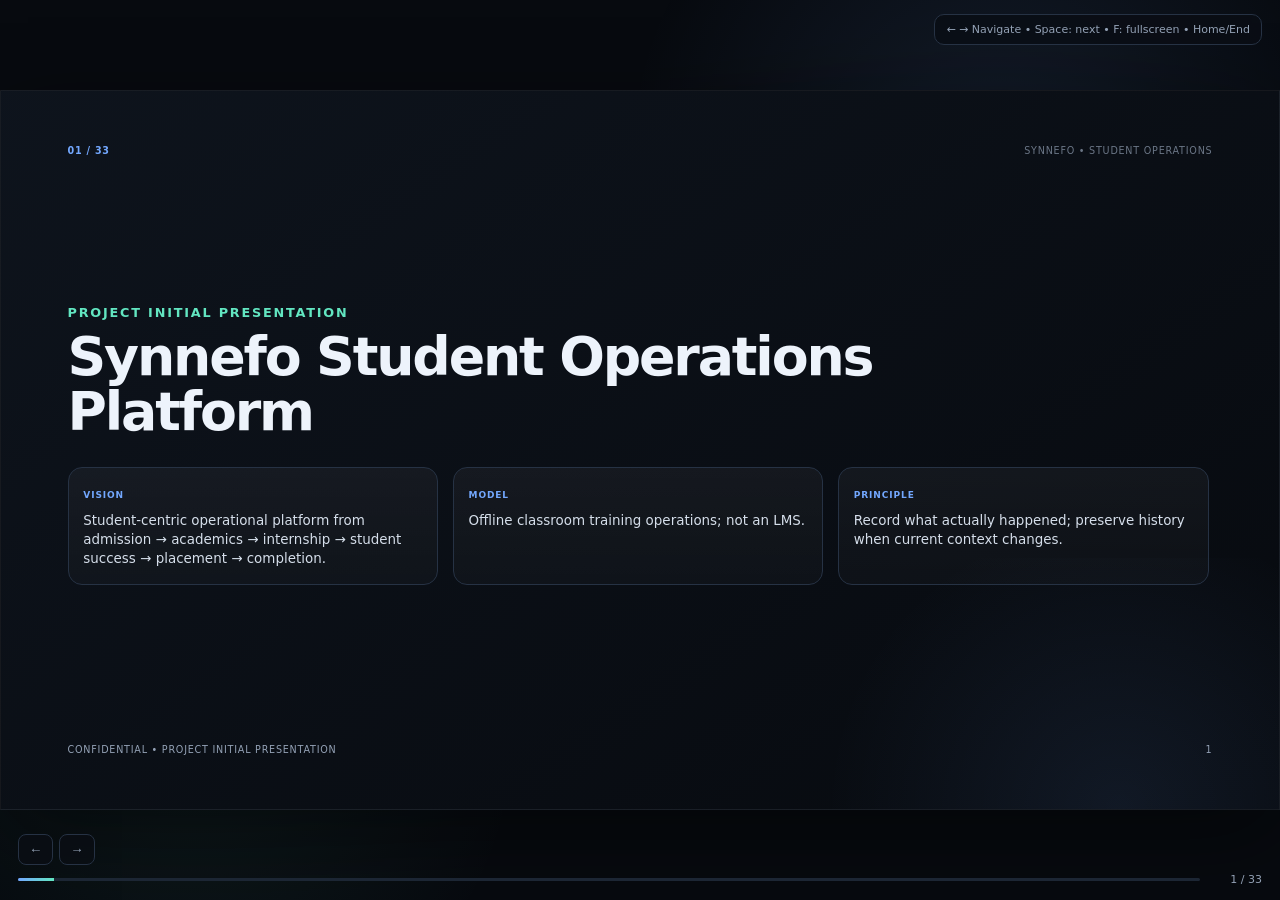
<file: synnefo_project_presentation.html>
<!doctype html><html lang="en"><head><meta charset="utf-8"><meta name="viewport" content="width=device-width,initial-scale=1"><meta name="theme-color" content="#070a0f"><title>Synnefo Student Operations Platform — Project Presentation</title><style>
:root{--bg:#070a0f;--text:#edf3fb;--muted:#93a1b5;--line:#263244;--accent:#73a8ff;--accent2:#62e6c1}
*{box-sizing:border-box}html,body{margin:0;width:100%;height:100%;overflow:hidden;background:var(--bg);color:var(--text);font-family:Inter,system-ui,-apple-system,"Segoe UI",sans-serif}body:before{content:"";position:fixed;inset:0;pointer-events:none;background:radial-gradient(circle at 78% 18%,rgba(115,168,255,.11),transparent 30%),radial-gradient(circle at 15% 82%,rgba(98,230,193,.07),transparent 25%)}#deck{position:fixed;inset:0;display:grid;place-items:center}.slide{position:absolute;width:min(100vw,177.7778vh);height:min(100vh,56.25vw);max-width:1920px;max-height:1080px;padding:4.2% 5.2%;display:flex;flex-direction:column;opacity:0;transform:translateX(28px) scale(.985);pointer-events:none;transition:opacity .28s,transform .28s;background:linear-gradient(145deg,rgba(14,20,29,.985),rgba(7,10,15,.985));border:1px solid rgba(255,255,255,.06);box-shadow:0 24px 80px rgba(0,0,0,.45);overflow:hidden}.slide.active{opacity:1;transform:none;pointer-events:auto}.slide:after{content:"";position:absolute;right:-15%;bottom:-35%;width:55%;height:70%;background:radial-gradient(circle,rgba(115,168,255,.09),transparent 68%);pointer-events:none}.slide-top,.slide-footer{display:flex;justify-content:space-between;align-items:center;font-size:clamp(9px,.75vw,13px);color:var(--muted);letter-spacing:.08em;text-transform:uppercase;z-index:2}.eyebrow{color:var(--accent);font-weight:800}.domain{opacity:.7}.slide-main{position:relative;z-index:2;flex:1;display:flex;flex-direction:column;justify-content:center;min-height:0}.kicker{font-size:clamp(10px,1vw,17px);color:var(--accent2);font-weight:800;letter-spacing:.14em;text-transform:uppercase;margin-bottom:1.2vh}h1{font-size:clamp(30px,4.2vw,76px);line-height:1.02;margin:0 0 3vh;letter-spacing:-.04em;max-width:92%}.cards{display:grid;grid-template-columns:repeat(3,minmax(0,1fr));gap:1.15vw;max-height:61%;overflow:auto;padding-right:.3vw}.card{background:linear-gradient(180deg,rgba(255,255,255,.045),rgba(255,255,255,.018));border:1px solid var(--line);border-radius:14px;padding:1.15vw;min-width:0}.card p{margin:.55rem 0 0;color:#d5deea;font-size:clamp(11px,1.05vw,18px);line-height:1.45}.tag{display:inline-block;color:var(--accent);font-size:clamp(9px,.7vw,12px);font-weight:900;letter-spacing:.1em;text-transform:uppercase}.slide-footer{padding-top:1.2vh}.rbac-flow{display:flex;align-items:center;gap:10px;flex-wrap:wrap;margin:-1vh 0 1.5vh;padding:10px 12px;background:rgba(115,168,255,.07);border:1px solid rgba(115,168,255,.22);border-radius:12px;color:#dce8f7;font-weight:800;font-size:clamp(10px,.85vw,15px)}.rbac-flow span{padding:6px 9px;border-radius:7px;background:#121d2b;border:1px solid #30425c}.rbac-flow b{color:var(--accent2)}#hud{position:fixed;left:18px;right:18px;bottom:14px;z-index:30;display:flex;align-items:center;gap:12px}#progress{height:3px;flex:1;background:#1c2634;border-radius:10px;overflow:hidden}#bar{height:100%;width:0;background:linear-gradient(90deg,var(--accent),var(--accent2));transition:width .25s}#counter{font-size:11px;color:var(--muted);min-width:50px;text-align:right}#help{position:fixed;top:14px;right:18px;z-index:40;background:rgba(10,14,20,.85);border:1px solid var(--line);padding:8px 11px;border-radius:10px;color:var(--muted);font-size:11px}#controls{position:fixed;left:18px;bottom:35px;z-index:40;display:flex;gap:6px}.ctrl{border:1px solid var(--line);background:rgba(10,14,20,.8);padding:7px 10px;border-radius:8px;color:var(--muted);cursor:pointer}.ctrl:hover{color:var(--text);border-color:#40516b}@media(max-width:800px){.slide{padding:5.5% 6%}.cards{grid-template-columns:repeat(2,minmax(0,1fr));max-height:62%}}@media(max-width:520px){h1{font-size:28px;margin-bottom:2vh}.cards{grid-template-columns:1fr;max-height:64%;gap:8px}.card{padding:12px}.card p{font-size:12px}.domain,#help{display:none}}@media print{body{overflow:visible;background:#fff}#hud,#help,#controls{display:none}.slide{position:relative;opacity:1;transform:none;page-break-after:always;box-shadow:none;width:100vw;height:56.25vw}}
</style></head><body><main id="deck"><section class="slide" data-index="0" aria-label="Slide 1: Synnefo Student Operations Platform"><div class="slide-top"><span class="eyebrow">01 / 33</span><span class="domain">SYNNEFO • STUDENT OPERATIONS</span></div><div class="slide-main"><div class="kicker">Project Initial Presentation</div><h1>Synnefo Student Operations Platform</h1><div class="cards"><article class="card"><span class="tag">VISION</span><p>Student-centric operational platform from admission → academics → internship → student success → placement → completion.</p></article><article class="card"><span class="tag">MODEL</span><p>Offline classroom training operations; not an LMS.</p></article><article class="card"><span class="tag">PRINCIPLE</span><p>Record what actually happened; preserve history when current context changes.</p></article></div></div><div class="slide-footer"><span>Confidential • Project Initial Presentation</span><span>1</span></div></section><section class="slide" data-index="1" aria-label="Slide 2: What the platform manages"><div class="slide-top"><span class="eyebrow">02 / 33</span><span class="domain">SYNNEFO • STUDENT OPERATIONS</span></div><div class="slide-main"><div class="kicker">Product Scope</div><h1>What the platform manages</h1><div class="cards"><article class="card"><span class="tag">STUDENT</span><p>Student 360, admissions, enrollment, profile and documents.</p></article><article class="card"><span class="tag">ACADEMICS</span><p>Programs, curriculum, batches, sessions, attendance, assessments and presentations.</p></article><article class="card"><span class="tag">INTERNSHIP</span><p>Assignments/tasks, submissions, reviews, feedback and deadlines.</p></article><article class="card"><span class="tag">SUCCESS &amp; PLACEMENT</span><p>Follow-ups, resumes, placement sessions, language assessments and mock interviews.</p></article><article class="card"><span class="tag">FINANCE</span><p>Fee structure, payment plans, installments, payments, receipts and outstanding balances.</p></article><article class="card"><span class="tag">OPERATIONS</span><p>Notifications, announcements, T&amp;C, certificates, reports and audit.</p></article></div></div><div class="slide-footer"><span>Confidential • Project Initial Presentation</span><span>2</span></div></section><section class="slide" data-index="2" aria-label="Slide 3: The most important authorization design"><div class="slide-top"><span class="eyebrow">03 / 33</span><span class="domain">SYNNEFO • STUDENT OPERATIONS</span></div><div class="slide-main"><div class="kicker">Dynamic RBAC</div><h1>The most important authorization design</h1><div class="cards"><article class="card"><span class="tag">MODEL</span><p>USER → ROLE(S) → PERMISSION(S) → SCOPE</p></article><article class="card"><span class="tag">SUPER ADMIN</span><p>Can create, edit, deactivate and assign roles and permissions at any time.</p></article><article class="card"><span class="tag">PERMISSION</span><p>Granular capability such as student.create, batch.assign, attendance.mark or fees.edit.</p></article><article class="card"><span class="tag">SCOPE</span><p>Optional self / assigned students or batches / domain / all.</p></article><article class="card"><span class="tag">NO HARD-CODED ROLES</span><p>Application logic checks capabilities, not fixed role names.</p></article><article class="card"><span class="tag">AUDIT</span><p>All RBAC changes are auditable.</p></article></div></div><div class="slide-footer"><span>Confidential • Project Initial Presentation</span><span>3</span></div></section><section class="slide" data-index="3" aria-label="Slide 4: Starting configurations, not permanent roles"><div class="slide-top"><span class="eyebrow">04 / 33</span><span class="domain">SYNNEFO • STUDENT OPERATIONS</span></div><div class="slide-main"><div class="kicker">Initial Roles</div><h1>Starting configurations, not permanent roles</h1><div class="cards"><article class="card"><span class="tag">SUPER ADMIN</span><p>Everything; controls the authorization control plane.</p></article><article class="card"><span class="tag">ADMIN</span><p>Broad administration; exact permissions controlled by Super Admin.</p></article><article class="card"><span class="tag">VIEW-ONLY ADMIN</span><p>Read-only access created through permissions and scopes.</p></article><article class="card"><span class="tag">ACCOUNTS MANAGER</span><p>Fee structure and controlled financial management.</p></article><article class="card"><span class="tag">FEE COLLECTOR</span><p>Operational fee collection; restricted updates/deletions remain with manager.</p></article><article class="card"><span class="tag">STUDENT SUCCESS</span><p>Student 360, follow-ups, interventions and placement support.</p></article><article class="card"><span class="tag">PLACEMENT OFFICER</span><p>Placement profile, resumes, sessions, mock interviews and placement activities.</p></article><article class="card"><span class="tag">STUDENT COORDINATOR</span><p>Student/batch operations, timetable, lab allocation and academic monitoring.</p></article><article class="card"><span class="tag">FACULTY</span><p>Assigned students/batches, timetable, attendance, assignments and academic progress.</p></article><article class="card"><span class="tag">STUDENT</span><p>Own records plus permitted submissions, resumes, feedback, grievances and policy acknowledgement.</p></article></div></div><div class="slide-footer"><span>Confidential • Project Initial Presentation</span><span>4</span></div></section><section class="slide" data-index="4" aria-label="Slide 5: Build this first"><div class="slide-top"><span class="eyebrow">05 / 33</span><span class="domain">SYNNEFO • STUDENT OPERATIONS</span></div><div class="slide-main"><div class="kicker">Super Admin Control Plane</div><h1>Build this first</h1><div class="cards"><article class="card"><span class="tag">USER MANAGEMENT</span><p>Create/manage users and assign roles.</p></article><article class="card"><span class="tag">PERMISSION MANAGEMENT</span><p>Create, edit, activate/deactivate permissions.</p></article><article class="card"><span class="tag">ROLE MANAGEMENT</span><p>Create, edit, activate/deactivate roles.</p></article><article class="card"><span class="tag">ROLE-PERMISSION</span><p>Add/remove permissions from any role.</p></article><article class="card"><span class="tag">ACCESS REVIEW</span><p>See effective permissions and change assignments.</p></article><article class="card"><span class="tag">AUDIT</span><p>Track every user/role/permission/access change.</p></article></div></div><div class="slide-footer"><span>Confidential • Project Initial Presentation</span><span>5</span></div></section><section class="slide" data-index="5" aria-label="Slide 6: Complete student operations before delegating them"><div class="slide-top"><span class="eyebrow">06 / 33</span><span class="domain">SYNNEFO • STUDENT OPERATIONS</span></div><div class="slide-main"><div class="kicker">Student Foundation</div><h1>Complete student operations before delegating them</h1><div class="cards"><article class="card"><span class="tag">STUDENT</span><p>Create and maintain Student 360.</p></article><article class="card"><span class="tag">ADMISSION</span><p>Record admission/joining information.</p></article><article class="card"><span class="tag">PROGRAM</span><p>Create/manage configurable programs and curriculum.</p></article><article class="card"><span class="tag">ENROLLMENT</span><p>Create current program enrollment while preserving history.</p></article><article class="card"><span class="tag">BATCH</span><p>Create batches, capacity and operational assignment.</p></article><article class="card"><span class="tag">ASSIGNMENT</span><p>Super Admin initially performs student → batch assignment.</p></article><article class="card"><span class="tag">TRANSFER</span><p>Batch/program transfers preserve historical records.</p></article></div></div><div class="slide-footer"><span>Confidential • Project Initial Presentation</span><span>6</span></div></section><section class="slide" data-index="6" aria-label="Slide 7: The classroom operational loop"><div class="slide-top"><span class="eyebrow">07 / 33</span><span class="domain">SYNNEFO • STUDENT OPERATIONS</span></div><div class="slide-main"><div class="kicker">Academic Core</div><h1>The classroom operational loop</h1><div class="cards"><article class="card"><span class="tag">SESSION</span><p>Actual class/session with batch, curriculum item, trainer and room.</p></article><article class="card"><span class="tag">ATTENDANCE</span><p>Student + actual session + status + time + marker.</p></article><article class="card"><span class="tag">CORRECTION</span><p>Corrections require traceable audit events.</p></article><article class="card"><span class="tag">ASSESSMENT</span><p>Configurable assessment types and results.</p></article><article class="card"><span class="tag">PRESENTATION</span><p>Schedule, evaluation, remarks and re-attempt/history.</p></article><article class="card"><span class="tag">STUDENT VIEW</span><p>Students see their own academic progress.</p></article></div></div><div class="slide-footer"><span>Confidential • Project Initial Presentation</span><span>7</span></div></section><section class="slide" data-index="7" aria-label="Slide 8: Continue the student journey"><div class="slide-top"><span class="eyebrow">08 / 33</span><span class="domain">SYNNEFO • STUDENT OPERATIONS</span></div><div class="slide-main"><div class="kicker">Internship &amp; Student Success</div><h1>Continue the student journey</h1><div class="cards"><article class="card"><span class="tag">ASSIGNMENTS</span><p>Regular Task / Project / Practical / Assessment / Other.</p></article><article class="card"><span class="tag">WORKFLOW</span><p>Not Started → In Progress → Submitted → Under Review → Approved.</p></article><article class="card"><span class="tag">FEEDBACK</span><p>Changes Requested → Student Update → Resubmitted.</p></article><article class="card"><span class="tag">SUCCESS</span><p>Follow-ups, issues, interventions, action items and communication.</p></article><article class="card"><span class="tag">HISTORY</span><p>Previous feedback and operational events remain traceable.</p></article></div></div><div class="slide-footer"><span>Confidential • Project Initial Presentation</span><span>8</span></div></section><section class="slide" data-index="8" aria-label="Slide 9: Preparation as a workflow"><div class="slide-top"><span class="eyebrow">09 / 33</span><span class="domain">SYNNEFO • STUDENT OPERATIONS</span></div><div class="slide-main"><div class="kicker">Placement</div><h1>Preparation as a workflow</h1><div class="cards"><article class="card"><span class="tag">PROFILE</span><p>Skills, target role, relocation, LinkedIn, GitHub and portfolio.</p></article><article class="card"><span class="tag">RESUMES</span><p>Maximum 5, versions, review history and primary resume.</p></article><article class="card"><span class="tag">SESSIONS</span><p>Arranged / Attended / Not Attended / Rescheduled.</p></article><article class="card"><span class="tag">LANGUAGE</span><p>Assessment → optional additional training → reassessment.</p></article><article class="card"><span class="tag">MOCK INTERVIEW</span><p>Schedule → attendance → evaluation → feedback → follow-up.</p></article></div></div><div class="slide-footer"><span>Confidential • Project Initial Presentation</span><span>9</span></div></section><section class="slide" data-index="9" aria-label="Slide 10: Controlled access by permission"><div class="slide-top"><span class="eyebrow">10 / 33</span><span class="domain">SYNNEFO • STUDENT OPERATIONS</span></div><div class="slide-main"><div class="kicker">Finance</div><h1>Controlled access by permission</h1><div class="cards"><article class="card"><span class="tag">STRUCTURE</span><p>Program fee, registration, GST, discount, scholarship and final payable.</p></article><article class="card"><span class="tag">PLAN</span><p>Full payment, installments, EMI and custom schedules.</p></article><article class="card"><span class="tag">PAYMENTS</span><p>Amount, date, method, reference, receipt and status.</p></article><article class="card"><span class="tag">ACCOUNTS MANAGER</span><p>Controls fee structure and restricted financial changes.</p></article><article class="card"><span class="tag">FEE COLLECTOR</span><p>Handles collection, payment entry, receipts and history.</p></article><article class="card"><span class="tag">RULE</span><p>Fee update/delete permissions must not be available to collector unless explicitly granted by Super Admin.</p></article></div></div><div class="slide-footer"><span>Confidential • Project Initial Presentation</span><span>10</span></div></section><section class="slide" data-index="10" aria-label="Slide 11: Nothing important should happen silently"><div class="slide-top"><span class="eyebrow">11 / 33</span><span class="domain">SYNNEFO • STUDENT OPERATIONS</span></div><div class="slide-main"><div class="kicker">Audit Trail</div><h1>Nothing important should happen silently</h1><div class="cards"><article class="card"><span class="tag">EVENT</span><p>Actor + action + resource + timestamp + context/result.</p></article><article class="card"><span class="tag">STUDENT</span><p>Profile/status changes, batch/program changes.</p></article><article class="card"><span class="tag">ACADEMIC</span><p>Attendance corrections and result changes.</p></article><article class="card"><span class="tag">FINANCE</span><p>Fee changes and payments.</p></article><article class="card"><span class="tag">PLACEMENT</span><p>Placement status and resume review activity.</p></article><article class="card"><span class="tag">RBAC</span><p>User, role, permission and role-assignment changes.</p></article><article class="card"><span class="tag">PURPOSE</span><p>Accountability, debugging, dispute resolution and trust.</p></article></div></div><div class="slide-footer"><span>Confidential • Project Initial Presentation</span><span>11</span></div></section><section class="slide" data-index="11" aria-label="Slide 12: Simple role-aware workspace"><div class="slide-top"><span class="eyebrow">12 / 33</span><span class="domain">SYNNEFO • STUDENT OPERATIONS</span></div><div class="slide-main"><div class="kicker">UI Layer</div><h1>Simple role-aware workspace</h1><div class="cards"><article class="card"><span class="tag">GLOBAL SHELL</span><p>Sidebar, search, notifications, profile and role-aware navigation.</p></article><article class="card"><span class="tag">DASHBOARD</span><p>KPIs, pending actions, alerts, upcoming sessions and follow-ups.</p></article><article class="card"><span class="tag">STUDENT 360</span><p>Overview / Academic / Internship / Placement / Finance / Documents / History.</p></article><article class="card"><span class="tag">ADMIN</span><p>Configuration, students, enrollment, batches, RBAC and audit.</p></article><article class="card"><span class="tag">DOMAIN WORKSPACES</span><p>Finance, Student Success, Placement and Faculty views appear according to permissions.</p></article><article class="card"><span class="tag">SECURITY</span><p>Hiding buttons is UX; backend authorization is the real security boundary.</p></article></div></div><div class="slide-footer"><span>Confidential • Project Initial Presentation</span><span>12</span></div></section><section class="slide" data-index="12" aria-label="Slide 13: Modular and maintainable"><div class="slide-top"><span class="eyebrow">13 / 33</span><span class="domain">SYNNEFO • STUDENT OPERATIONS</span></div><div class="slide-main"><div class="kicker">MERN Architecture</div><h1>Modular and maintainable</h1><div class="cards"><article class="card"><span class="tag">REACT</span><p>Feature-based UI, reusable components, protected routes and API client.</p></article><article class="card"><span class="tag">EXPRESS</span><p>Routes → controllers → services → data access, validation and centralized errors.</p></article><article class="card"><span class="tag">MONGODB</span><p>Domain collections with explicit references, indexes and historical records.</p></article><article class="card"><span class="tag">AUTH</span><p>Authentication shared by students and staff.</p></article><article class="card"><span class="tag">RBAC</span><p>Central capability + scope authorization service.</p></article><article class="card"><span class="tag">AUDIT</span><p>Central event recording for important mutations.</p></article><article class="card"><span class="tag">INTEGRATIONS</span><p>Email, payment provider, RFID/biometric and object storage readiness.</p></article></div></div><div class="slide-footer"><span>Confidential • Project Initial Presentation</span><span>13</span></div></section><section class="slide" data-index="13" aria-label="Slide 14: Make onboarding easy"><div class="slide-top"><span class="eyebrow">14 / 33</span><span class="domain">SYNNEFO • STUDENT OPERATIONS</span></div><div class="slide-main"><div class="kicker">Repository Structure</div><h1>Make onboarding easy</h1><div class="cards"><article class="card"><span class="tag">apps/web</span><p>React application</p></article><article class="card"><span class="tag">apps/api</span><p>Express application</p></article><article class="card"><span class="tag">src/modules</span><p>Domain modules: students, enrollment, academics, finance, placement, etc.</p></article><article class="card"><span class="tag">src/shared</span><p>Auth, errors, validation, logging, permissions and utilities</p></article><article class="card"><span class="tag">docs</span><p>Architecture, API, RBAC, workflows, decisions and onboarding</p></article><article class="card"><span class="tag">tests</span><p>Unit, integration, API and critical workflow tests</p></article></div></div><div class="slide-footer"><span>Confidential • Project Initial Presentation</span><span>14</span></div></section><section class="slide" data-index="14" aria-label="Slide 15: Consistency is a feature"><div class="slide-top"><span class="eyebrow">15 / 33</span><span class="domain">SYNNEFO • STUDENT OPERATIONS</span></div><div class="slide-main"><div class="kicker">Naming &amp; Coding Rules</div><h1>Consistency is a feature</h1><div class="cards"><article class="card"><span class="tag">FILES</span><p>Predictable names; organize by feature/domain.</p></article><article class="card"><span class="tag">VARIABLES</span><p>Descriptive camelCase; avoid unexplained abbreviations.</p></article><article class="card"><span class="tag">REACT</span><p>PascalCase components; feature-based organization.</p></article><article class="card"><span class="tag">API</span><p>Consistent resource names, response formats and error structures.</p></article><article class="card"><span class="tag">DATABASE</span><p>Stable field names, explicit references and documented indexes.</p></article><article class="card"><span class="tag">COMMENTS</span><p>Explain why business rules exist, not obvious code.</p></article></div></div><div class="slide-footer"><span>Confidential • Project Initial Presentation</span><span>15</span></div></section><section class="slide" data-index="15" aria-label="Slide 16: Three developers working safely"><div class="slide-top"><span class="eyebrow">16 / 33</span><span class="domain">SYNNEFO • STUDENT OPERATIONS</span></div><div class="slide-main"><div class="kicker">Git Workflow</div><h1>Three developers working safely</h1><div class="cards"><article class="card"><span class="tag">TEAM</span><p>Three developers work in parallel with shared standards, shared repository and clear feature ownership.</p></article><article class="card"><span class="tag">BRANCHES</span><p>main = production-ready; develop/integration = shared; feature/* = focused work.</p></article><article class="card"><span class="tag">OWNERSHIP</span><p>Split work by domain/features, but keep architecture and coding standards shared across all three developers.</p></article><article class="card"><span class="tag">COMMITS</span><p>feat:, fix:, refactor:, docs:, test:, chore:.</p></article><article class="card"><span class="tag">PR REVIEW</span><p>Every developer reviews another developer's PR; avoid self-merging and keep PRs small.</p></article><article class="card"><span class="tag">PROTECTION</span><p>No direct main pushes; CI checks required before merge.</p></article><article class="card"><span class="tag">SYNC</span><p>Pull/rebase before work; communicate overlapping changes and resolve conflicts early.</p></article><article class="card"><span class="tag">SECRETS</span><p>Never commit credentials, tokens, DB passwords or production configuration.</p></article></div></div><div class="slide-footer"><span>Confidential • Project Initial Presentation</span><span>16</span></div></section><section class="slide" data-index="16" aria-label="Slide 17: The repository should teach itself"><div class="slide-top"><span class="eyebrow">17 / 33</span><span class="domain">SYNNEFO • STUDENT OPERATIONS</span></div><div class="slide-main"><div class="kicker">Documentation</div><h1>The repository should teach itself</h1><div class="cards"><article class="card"><span class="tag">README</span><p>Setup, environment, scripts and architecture links.</p></article><article class="card"><span class="tag">API</span><p>OpenAPI/Swagger with auth requirements, examples and errors.</p></article><article class="card"><span class="tag">RBAC</span><p>Permission catalogue, role mappings and scopes.</p></article><article class="card"><span class="tag">WORKFLOWS</span><p>Enrollment, transfer, attendance correction, assignment review and finance controls.</p></article><article class="card"><span class="tag">ARCHITECTURE</span><p>Domain map, data relationships and request flow.</p></article><article class="card"><span class="tag">DECISIONS</span><p>Keep an ADR/decision log for important architectural choices.</p></article><article class="card"><span class="tag">ONBOARDING</span><p>New developer checklist: clone → env → install → seed → run → test → read architecture.</p></article></div></div><div class="slide-footer"><span>Confidential • Project Initial Presentation</span><span>17</span></div></section><section class="slide" data-index="17" aria-label="Slide 18: Protect the important workflows"><div class="slide-top"><span class="eyebrow">18 / 33</span><span class="domain">SYNNEFO • STUDENT OPERATIONS</span></div><div class="slide-main"><div class="kicker">Testing &amp; Quality</div><h1>Protect the important workflows</h1><div class="cards"><article class="card"><span class="tag">UNIT</span><p>Business rules, validation and permission evaluation.</p></article><article class="card"><span class="tag">INTEGRATION</span><p>API + MongoDB + authorization.</p></article><article class="card"><span class="tag">E2E</span><p>Login → access → student workflow → delegated role workflow.</p></article><article class="card"><span class="tag">REGRESSION</span><p>Critical bugs should gain regression tests.</p></article><article class="card"><span class="tag">CI</span><p>Lint, type checks, tests, build and security/dependency checks.</p></article><article class="card"><span class="tag">RELEASE</span><p>Staging verification, backup/rollback plan and production checks.</p></article></div></div><div class="slide-footer"><span>Confidential • Project Initial Presentation</span><span>18</span></div></section><section class="slide" data-index="18" aria-label="Slide 19: Two months maximum"><div class="slide-top"><span class="eyebrow">19 / 33</span><span class="domain">SYNNEFO • STUDENT OPERATIONS</span></div><div class="slide-main"><div class="kicker">8-Week Sprint Plan</div><h1>Two months maximum</h1><div class="cards"><article class="card"><span class="tag">SPRINT 1 • WEEK 1</span><p>Foundation + authentication + Super Admin bootstrap + app shell + audit foundation.</p></article><article class="card"><span class="tag">SPRINT 2 • WEEK 2</span><p>Dynamic RBAC: permissions, roles, mappings, UI, middleware, user access and RBAC audit.</p></article><article class="card"><span class="tag">SPRINT 3 • WEEK 3</span><p>Student foundation: profile, admission, programs, curriculum, Student 360 and search.</p></article><article class="card"><span class="tag">SPRINT 4 • WEEK 4</span><p>Enrollment + batches: creation, capacity, student assignment, transfer/history, timetable foundation.</p></article><article class="card"><span class="tag">SPRINT 5 • WEEK 5</span><p>Academic: sessions, attendance, corrections/audit, assessments, presentations and student dashboard.</p></article><article class="card"><span class="tag">SPRINT 6 • WEEK 6</span><p>Internship + Student Success: assignments, submissions, review, feedback, deadlines, follow-ups and interventions.</p></article><article class="card"><span class="tag">SPRINT 7 • WEEK 7</span><p>Placement + Finance: placement profile, resumes, sessions, language, mock interviews and finance workflows.</p></article><article class="card"><span class="tag">SPRINT 8 • WEEK 8</span><p>Hardening: documents, T&amp;C, certificates, notifications, reports, security, testing, deployment, backup and docs.</p></article></div></div><div class="slide-footer"><span>Confidential • Project Initial Presentation</span><span>19</span></div></section><section class="slide" data-index="19" aria-label="Slide 20: What we actually build"><div class="slide-top"><span class="eyebrow">20 / 33</span><span class="domain">SYNNEFO • STUDENT OPERATIONS</span></div><div class="slide-main"><div class="kicker">Sprint 1 — Foundation</div><h1>What we actually build</h1><div class="cards"><article class="card"><span class="tag">AUTH</span><p>Login/session/token handling and protected application shell.</p></article><article class="card"><span class="tag">SUPER ADMIN</span><p>Bootstrap the first Super Admin securely.</p></article><article class="card"><span class="tag">USERS</span><p>Basic user records and status.</p></article><article class="card"><span class="tag">AUDIT FOUNDATION</span><p>Reusable audit event service and storage.</p></article><article class="card"><span class="tag">PROJECT BASE</span><p>React/Express/MongoDB structure, environments, error handling and logging.</p></article><article class="card"><span class="tag">DONE WHEN</span><p>Super Admin can enter the system and the project has a stable base for Sprint 2.</p></article></div></div><div class="slide-footer"><span>Confidential • Project Initial Presentation</span><span>20</span></div></section><section class="slide" data-index="20" aria-label="Slide 21: Finish the control plane before delegation"><div class="slide-top"><span class="eyebrow">21 / 33</span><span class="domain">SYNNEFO • STUDENT OPERATIONS</span></div><div class="slide-main"><div class="kicker">Sprint 2 — RBAC</div><h1>Finish the control plane before delegation</h1><div class="cards"><article class="card"><span class="tag">PERMISSIONS</span><p>CRUD/configuration for permission definitions.</p></article><article class="card"><span class="tag">ROLES</span><p>CRUD/configuration for roles.</p></article><article class="card"><span class="tag">MAPPING</span><p>Role ↔ permissions and user ↔ roles.</p></article><article class="card"><span class="tag">AUTHORIZATION</span><p>Middleware/service evaluates effective permission + scope.</p></article><article class="card"><span class="tag">UI</span><p>Super Admin screens for roles, permissions and access assignments.</p></article><article class="card"><span class="tag">AUDIT</span><p>Every RBAC change is recorded.</p></article><article class="card"><span class="tag">DONE WHEN</span><p>Super Admin can completely control who can do what without code changes.</p></article></div></div><div class="slide-footer"><span>Confidential • Project Initial Presentation</span><span>21</span></div></section><section class="slide" data-index="21" aria-label="Slide 22: Start the actual student journey"><div class="slide-top"><span class="eyebrow">22 / 33</span><span class="domain">SYNNEFO • STUDENT OPERATIONS</span></div><div class="slide-main"><div class="kicker">Sprint 3 — Student</div><h1>Start the actual student journey</h1><div class="cards"><article class="card"><span class="tag">STUDENT</span><p>Create/edit/search Student 360.</p></article><article class="card"><span class="tag">ADMISSION</span><p>Admission and joining data.</p></article><article class="card"><span class="tag">PROGRAM</span><p>Program master + curriculum master.</p></article><article class="card"><span class="tag">ENROLLMENT</span><p>Current enrollment with history.</p></article><article class="card"><span class="tag">DOCUMENTS</span><p>Initial student document metadata/upload flow.</p></article><article class="card"><span class="tag">DONE WHEN</span><p>Super Admin can create a student and establish their program context.</p></article></div></div><div class="slide-footer"><span>Confidential • Project Initial Presentation</span><span>22</span></div></section><section class="slide" data-index="22" aria-label="Slide 23: Complete the core operational assignment"><div class="slide-top"><span class="eyebrow">23 / 33</span><span class="domain">SYNNEFO • STUDENT OPERATIONS</span></div><div class="slide-main"><div class="kicker">Sprint 4 — Enrollment &amp; Batch</div><h1>Complete the core operational assignment</h1><div class="cards"><article class="card"><span class="tag">BATCH</span><p>Create, edit, capacity and operational scheduling.</p></article><article class="card"><span class="tag">ASSIGN</span><p>Assign students to batches.</p></article><article class="card"><span class="tag">TRANSFER</span><p>Move students while preserving history.</p></article><article class="card"><span class="tag">TIMETABLE</span><p>Create the session/timetable foundation.</p></article><article class="card"><span class="tag">LAB</span><p>Lab/room allocation where applicable.</p></article><article class="card"><span class="tag">DONE WHEN</span><p>Super Admin can take an admitted student through enrollment → batch assignment → scheduled learning.</p></article></div></div><div class="slide-footer"><span>Confidential • Project Initial Presentation</span><span>23</span></div></section><section class="slide" data-index="23" aria-label="Slide 24: Make the student record operational"><div class="slide-top"><span class="eyebrow">24 / 33</span><span class="domain">SYNNEFO • STUDENT OPERATIONS</span></div><div class="slide-main"><div class="kicker">Sprint 5 — Academics</div><h1>Make the student record operational</h1><div class="cards"><article class="card"><span class="tag">SESSIONS</span><p>Actual class/session records.</p></article><article class="card"><span class="tag">ATTENDANCE</span><p>Mark, view and correct attendance with audit.</p></article><article class="card"><span class="tag">ASSESSMENTS</span><p>Create assessments and record results.</p></article><article class="card"><span class="tag">PRESENTATIONS</span><p>Schedule and evaluate presentations.</p></article><article class="card"><span class="tag">STUDENT DASHBOARD</span><p>Expose own academic progress.</p></article><article class="card"><span class="tag">DELEGATION</span><p>Begin assigning academic permissions to configured roles.</p></article><article class="card"><span class="tag">DONE WHEN</span><p>The complete classroom loop works end-to-end.</p></article></div></div><div class="slide-footer"><span>Confidential • Project Initial Presentation</span><span>24</span></div></section><section class="slide" data-index="24" aria-label="Slide 25: Support students after academic operations"><div class="slide-top"><span class="eyebrow">25 / 33</span><span class="domain">SYNNEFO • STUDENT OPERATIONS</span></div><div class="slide-main"><div class="kicker">Sprint 6 — Internship &amp; Success</div><h1>Support students after academic operations</h1><div class="cards"><article class="card"><span class="tag">ASSIGNMENTS</span><p>Create and assign internship tasks.</p></article><article class="card"><span class="tag">SUBMISSIONS</span><p>Student submission and resubmission flow.</p></article><article class="card"><span class="tag">REVIEW</span><p>Review, feedback and status transitions.</p></article><article class="card"><span class="tag">SUCCESS</span><p>Follow-ups, issues, interventions and action items.</p></article><article class="card"><span class="tag">NOTIFICATIONS</span><p>Assignment and operational notifications.</p></article><article class="card"><span class="tag">DONE WHEN</span><p>Internship work and student-support activities are traceable.</p></article></div></div><div class="slide-footer"><span>Confidential • Project Initial Presentation</span><span>25</span></div></section><section class="slide" data-index="25" aria-label="Slide 26: Add specialized operational roles"><div class="slide-top"><span class="eyebrow">26 / 33</span><span class="domain">SYNNEFO • STUDENT OPERATIONS</span></div><div class="slide-main"><div class="kicker">Sprint 7 — Placement &amp; Finance</div><h1>Add specialized operational roles</h1><div class="cards"><article class="card"><span class="tag">PLACEMENT</span><p>Profile, resumes, sessions, language and mock interviews.</p></article><article class="card"><span class="tag">FINANCE</span><p>Fee structure, plans, payments, receipts and outstanding.</p></article><article class="card"><span class="tag">ROLES</span><p>Configure Placement Officer, Student Success, Accounts Manager and Fee Collector permissions.</p></article><article class="card"><span class="tag">CONTROL</span><p>Verify restricted finance actions are enforced server-side.</p></article><article class="card"><span class="tag">DONE WHEN</span><p>Specialized teams can work without receiving unnecessary access.</p></article></div></div><div class="slide-footer"><span>Confidential • Project Initial Presentation</span><span>26</span></div></section><section class="slide" data-index="26" aria-label="Slide 27: Make the system production-ready"><div class="slide-top"><span class="eyebrow">27 / 33</span><span class="domain">SYNNEFO • STUDENT OPERATIONS</span></div><div class="slide-main"><div class="kicker">Sprint 8 — Hardening &amp; Release</div><h1>Make the system production-ready</h1><div class="cards"><article class="card"><span class="tag">OPERATIONS</span><p>Documents, T&amp;C, certificates, announcements and remaining notifications.</p></article><article class="card"><span class="tag">REPORTS</span><p>Core operational dashboards/reports.</p></article><article class="card"><span class="tag">SECURITY</span><p>Authorization review, secrets, validation and sensitive-data checks.</p></article><article class="card"><span class="tag">QUALITY</span><p>Integration/E2E regression tests, performance and error handling.</p></article><article class="card"><span class="tag">DEPLOYMENT</span><p>Production build, environment setup, backup/restore and rollback procedure.</p></article><article class="card"><span class="tag">DOCUMENTATION</span><p>README, API, RBAC, architecture, workflows and onboarding complete.</p></article><article class="card"><span class="tag">DONE WHEN</span><p>A new developer can run it, a stakeholder can demo it, and critical actions are auditable.</p></article></div></div><div class="slide-footer"><span>Confidential • Project Initial Presentation</span><span>27</span></div></section><section class="slide" data-index="27" aria-label="Slide 28: Every sprint must ship a vertical slice"><div class="slide-top"><span class="eyebrow">28 / 33</span><span class="domain">SYNNEFO • STUDENT OPERATIONS</span></div><div class="slide-main"><div class="kicker">Definition of Done</div><h1>Every sprint must ship a vertical slice</h1><div class="cards"><article class="card"><span class="tag">FUNCTIONAL</span><p>UI + API + database + validation + complete workflow.</p></article><article class="card"><span class="tag">AUTHORIZED</span><p>Protected API actions enforce permissions server-side.</p></article><article class="card"><span class="tag">AUDITED</span><p>Important mutations/corrections generate audit events.</p></article><article class="card"><span class="tag">TESTED</span><p>Critical rules and authorization have automated coverage.</p></article><article class="card"><span class="tag">DOCUMENTED</span><p>Relevant API/workflow/architecture docs updated.</p></article><article class="card"><span class="tag">REVIEWED</span><p>PR review + CI + lint/type checks + tests + build.</p></article><article class="card"><span class="tag">DEMOABLE</span><p>Works with realistic seed data without manual database edits.</p></article></div></div><div class="slide-footer"><span>Confidential • Project Initial Presentation</span><span>28</span></div></section><section class="slide" data-index="28" aria-label="Slide 29: Additional project safeguards"><div class="slide-top"><span class="eyebrow">29 / 33</span><span class="domain">SYNNEFO • STUDENT OPERATIONS</span></div><div class="slide-main"><div class="kicker">Important Things Not To Forget</div><h1>Additional project safeguards</h1><div class="cards"><article class="card"><span class="tag">HISTORICAL SAFETY</span><p>Do not silently overwrite records when batches/programs change.</p></article><article class="card"><span class="tag">CONCURRENCY</span><p>Protect payments, transfers and permission changes from conflicting updates.</p></article><article class="card"><span class="tag">OBSERVABILITY</span><p>Structured logs, error tracking and health checks.</p></article><article class="card"><span class="tag">BACKUPS</span><p>Define database backup, restore and rollback procedures.</p></article><article class="card"><span class="tag">FILE STORAGE</span><p>Use restricted object storage; signed URLs for controlled file access where appropriate.</p></article><article class="card"><span class="tag">DATA RETENTION</span><p>Define retention/access rules for sensitive records and uploaded documents.</p></article><article class="card"><span class="tag">ERROR HANDLING</span><p>Use consistent API errors and user-friendly UI messages.</p></article></div></div><div class="slide-footer"><span>Confidential • Project Initial Presentation</span><span>29</span></div></section><section class="slide" data-index="29" aria-label="Slide 30: Confirm before implementation"><div class="slide-top"><span class="eyebrow">30 / 33</span><span class="domain">SYNNEFO • STUDENT OPERATIONS</span></div><div class="slide-main"><div class="kicker">Open Decisions</div><h1>Confirm before implementation</h1><div class="cards"><article class="card"><span class="tag">INITIAL ROLE SEEDS</span><p>Which roles should exist by default and which permissions should they receive?</p></article><article class="card"><span class="tag">RBAC SCOPE</span><p>Which permissions require self / assigned / all scope?</p></article><article class="card"><span class="tag">FINANCE CONTROL</span><p>Exact manager vs collector update/delete boundaries.</p></article><article class="card"><span class="tag">FILE STORAGE</span><p>Provider, naming convention and signed-URL policy.</p></article><article class="card"><span class="tag">EMAIL</span><p>Provider, templates, retry behavior and ownership.</p></article><article class="card"><span class="tag">REPORTING</span><p>Which reports require export, scheduling or dashboard KPIs?</p></article></div></div><div class="slide-footer"><span>Confidential • Project Initial Presentation</span><span>30</span></div></section><section class="slide" data-index="30" aria-label="Slide 31: How to keep Synnefo maintainable"><div class="slide-top"><span class="eyebrow">31 / 33</span><span class="domain">SYNNEFO • STUDENT OPERATIONS</span></div><div class="slide-main"><div class="kicker">Final Principles</div><h1>How to keep Synnefo maintainable</h1><div class="cards"><article class="card"><span class="tag">01</span><p>Student is the long-lived entity.</p></article><article class="card"><span class="tag">02</span><p>Historical records survive operational changes.</p></article><article class="card"><span class="tag">03</span><p>Super Admin controls roles and permissions dynamically.</p></article><article class="card"><span class="tag">04</span><p>Authorization is capability + scope based, not role-name based.</p></article><article class="card"><span class="tag">05</span><p>Backend authorization is authoritative.</p></article><article class="card"><span class="tag">06</span><p>Every important mutation is auditable.</p></article><article class="card"><span class="tag">07</span><p>Configuration replaces hard-coded business values.</p></article><article class="card"><span class="tag">08</span><p>Documentation, tests and workflows ship with features.</p></article></div></div><div class="slide-footer"><span>Confidential • Project Initial Presentation</span><span>31</span></div></section><section class="slide" data-index="31" aria-label="Slide 32: The project is ready when"><div class="slide-top"><span class="eyebrow">32 / 33</span><span class="domain">SYNNEFO • STUDENT OPERATIONS</span></div><div class="slide-main"><div class="kicker">Success Criteria</div><h1>The project is ready when</h1><div class="cards"><article class="card"><span class="tag">OPERATIONAL</span><p>Student journey is managed without disconnected spreadsheets.</p></article><article class="card"><span class="tag">SECURE</span><p>Every user action is limited by effective permissions.</p></article><article class="card"><span class="tag">TRACEABLE</span><p>Important changes can be reconstructed from audit events.</p></article><article class="card"><span class="tag">MAINTAINABLE</span><p>A new developer can understand, run and extend the project from repository documentation.</p></article><article class="card"><span class="tag">SCALABLE</span><p>New roles, permissions and operational responsibilities can be introduced without redesigning authorization.</p></article><article class="card"><span class="tag">STUDENT-CENTRIC</span><p>Students have one reliable view of their progress and actions.</p></article></div></div><div class="slide-footer"><span>Confidential • Project Initial Presentation</span><span>32</span></div></section><section class="slide" data-index="32" aria-label="Slide 33: Synnefo Student Operations Platform"><div class="slide-top"><span class="eyebrow">33 / 33</span><span class="domain">SYNNEFO • STUDENT OPERATIONS</span></div><div class="slide-main"><div class="kicker">Closing</div><h1>Synnefo Student Operations Platform</h1><div class="cards"><article class="card"><span class="tag">ROADMAP</span><p>Control plane first → student foundation → enrollment/batches → academics → internship/success → placement/finance → hardening.</p></article><article class="card"><span class="tag">KEY IDEA</span><p>Start with Super Admin doing the core operations. Then progressively delegate capabilities through the dynamic permission system.</p></article><article class="card"><span class="tag">GOAL</span><p>A secure, auditable and maintainable operational backbone for the complete student journey.</p></article></div></div><div class="slide-footer"><span>Confidential • Project Initial Presentation</span><span>33</span></div></section></main><div id="help">← → Navigate • Space: next • F: fullscreen • Home/End</div><div id="controls"><button class="ctrl" id="prev">←</button><button class="ctrl" id="next">→</button></div><div id="hud"><div id="progress"><div id="bar"></div></div><div id="counter">1 / 33</div></div><script>(()=>{const slides=[...document.querySelectorAll(".slide")],bar=document.getElementById("bar"),counter=document.getElementById("counter");let current=0;function show(n,push=true){n=Math.max(0,Math.min(slides.length-1,n));slides[current].classList.remove("active");current=n;slides[current].classList.add("active");bar.style.width=((current+1)/slides.length*100)+"%";counter.textContent=(current+1)+" / "+slides.length;if(push)history.replaceState(null,"","#slide-"+(current+1))}function fromHash(){const m=location.hash.match(/slide-(\d+)/);return m?Math.max(0,Math.min(slides.length-1,+m[1]-1)):0}show(fromHash(),false);document.addEventListener("keydown",e=>{if(["ArrowRight","PageDown"," ","Enter"].includes(e.key)){e.preventDefault();show(current+1)}else if(["ArrowLeft","PageUp"].includes(e.key)){e.preventDefault();show(current-1)}else if(e.key==="Home"){e.preventDefault();show(0)}else if(e.key==="End"){e.preventDefault();show(slides.length-1)}else if(e.key.toLowerCase()==="f"){e.preventDefault();document.fullscreenElement?document.exitFullscreen():document.documentElement.requestFullscreen?.()}else if(e.key==="Escape"&&document.fullscreenElement)document.exitFullscreen()});document.getElementById("next").onclick=()=>show(current+1);document.getElementById("prev").onclick=()=>show(current-1);window.addEventListener("hashchange",()=>show(fromHash(),false));let sx=0;document.addEventListener("touchstart",e=>sx=e.changedTouches[0].screenX,{passive:true});document.addEventListener("touchend",e=>{const dx=e.changedTouches[0].screenX-sx;if(Math.abs(dx)>45)show(current+(dx<0?1:-1))},{passive:true})})();</script></body></html>
</file>
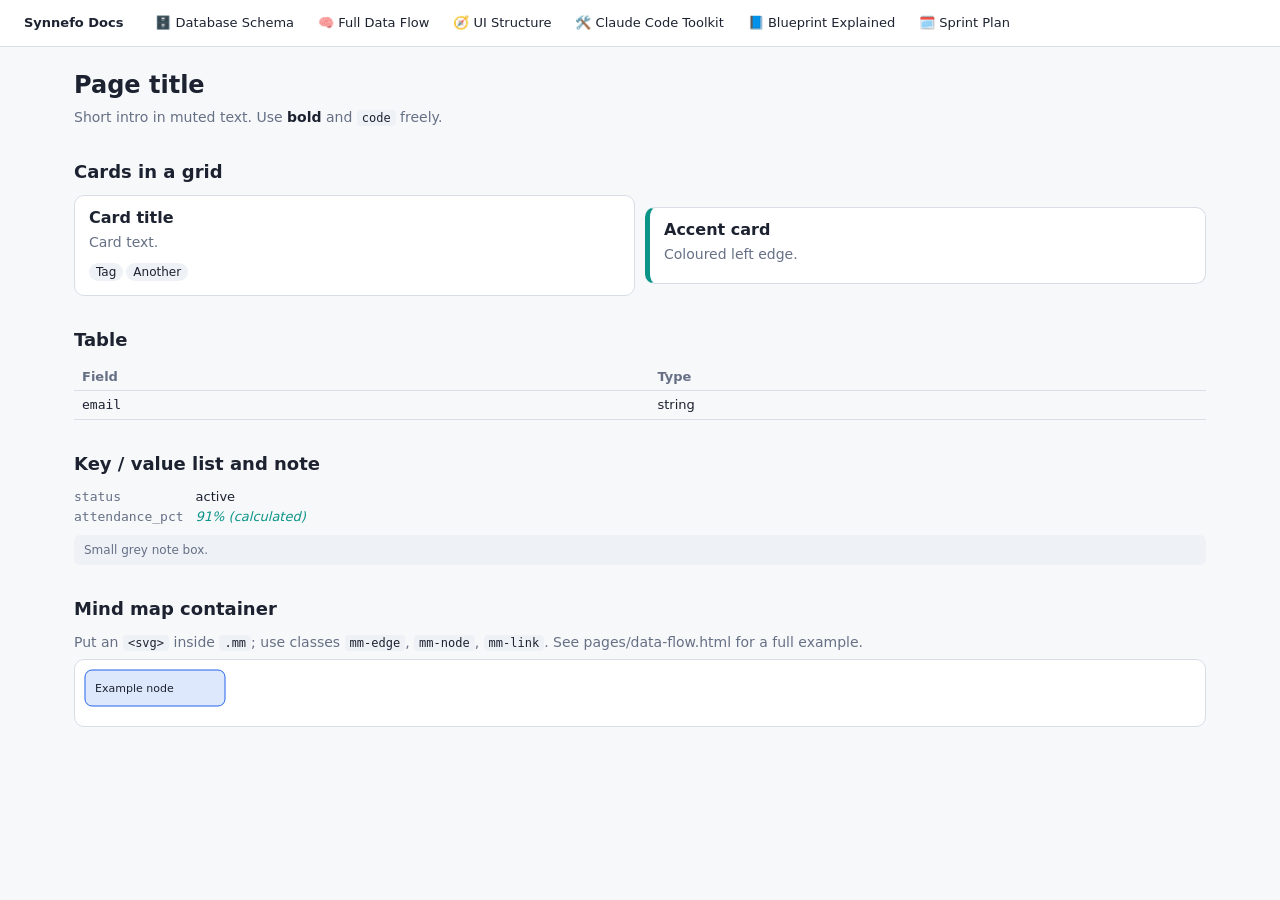
<file: synnefo-docs/pages/_template.html>
<!DOCTYPE html>
<html lang="en"><head><meta charset="utf-8">
<meta name="viewport" content="width=device-width, initial-scale=1">
<title>New Page | Synnefo Docs</title>
<link rel="stylesheet" href="../assets/style.css">   <!-- the only stylesheet you need -->
</head><body>
<main>
<h1>Page title</h1>
<p>Short intro in muted text. Use <b>bold</b> and <code>code</code> freely.</p>

<h2>Cards in a grid</h2>
<div class="grid">
  <div class="card"><h3>Card title</h3><p>Card text.</p><span class="tag">Tag</span><span class="tag">Another</span></div>
  <div class="card accent" style="border-left-color:#0d9488"><h3>Accent card</h3><p>Coloured left edge.</p></div>
</div>

<h2>Table</h2>
<div class="scroll"><table class="tbl"><tr><th>Field</th><th>Type</th></tr><tr><td>email</td><td>string</td></tr></table></div>

<h2>Key / value list and note</h2>
<dl class="kv"><dt>status</dt><dd>active</dd><dt>attendance_pct</dt><dd class="derived">91% (calculated)</dd></dl>
<div class="note">Small grey note box.</div>

<h2>Mind map container</h2>
<p>Put an <code>&lt;svg&gt;</code> inside <code>.mm</code>; use classes <code>mm-edge</code>, <code>mm-node</code>, <code>mm-link</code>. See pages/data-flow.html for a full example.</p>
<div class="mm"><svg width="300" height="60"><g class="mm-node"><rect x="10" y="10" width="140" height="36" rx="7" fill="#2563eb" fill-opacity=".15" stroke="#2563eb"/><text x="20" y="32">Example node</text></g></svg></div>
</main>
<script src="../assets/site.js" data-root=".."></script>
</body></html>
</file>
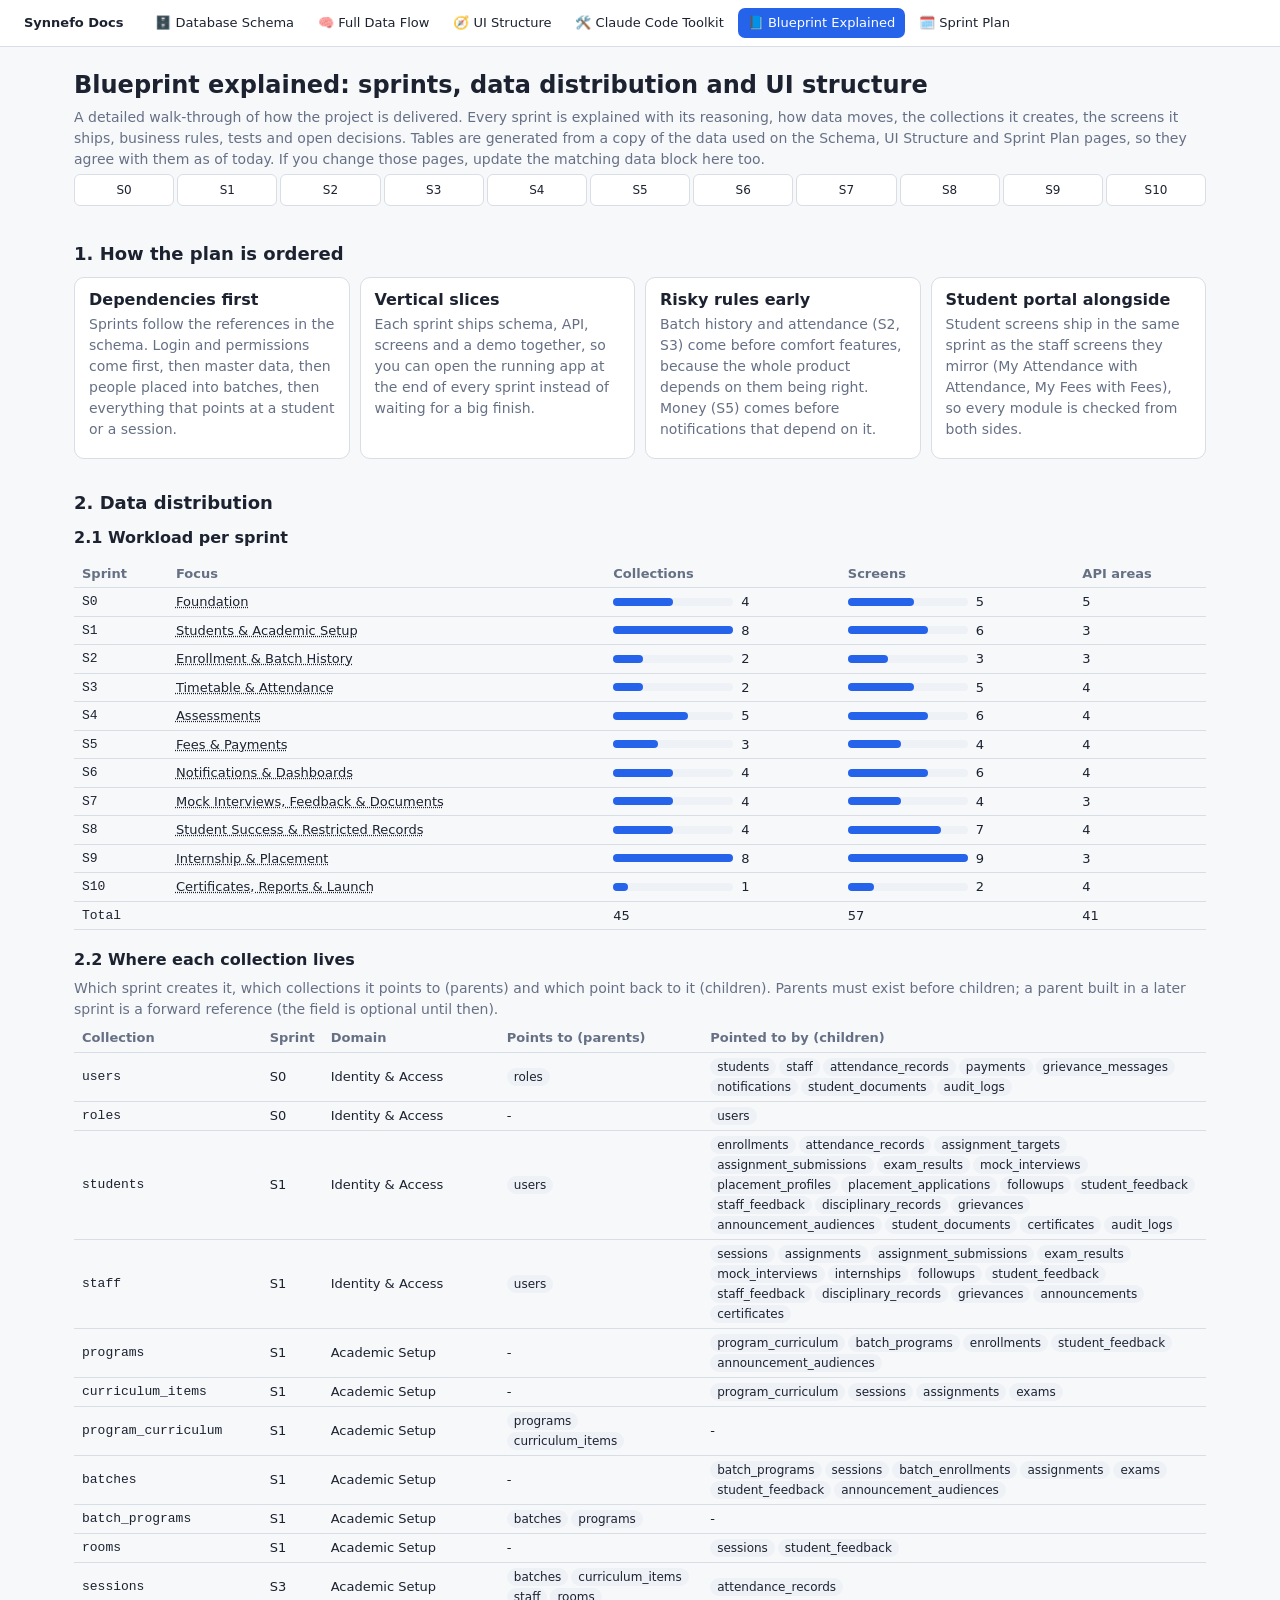
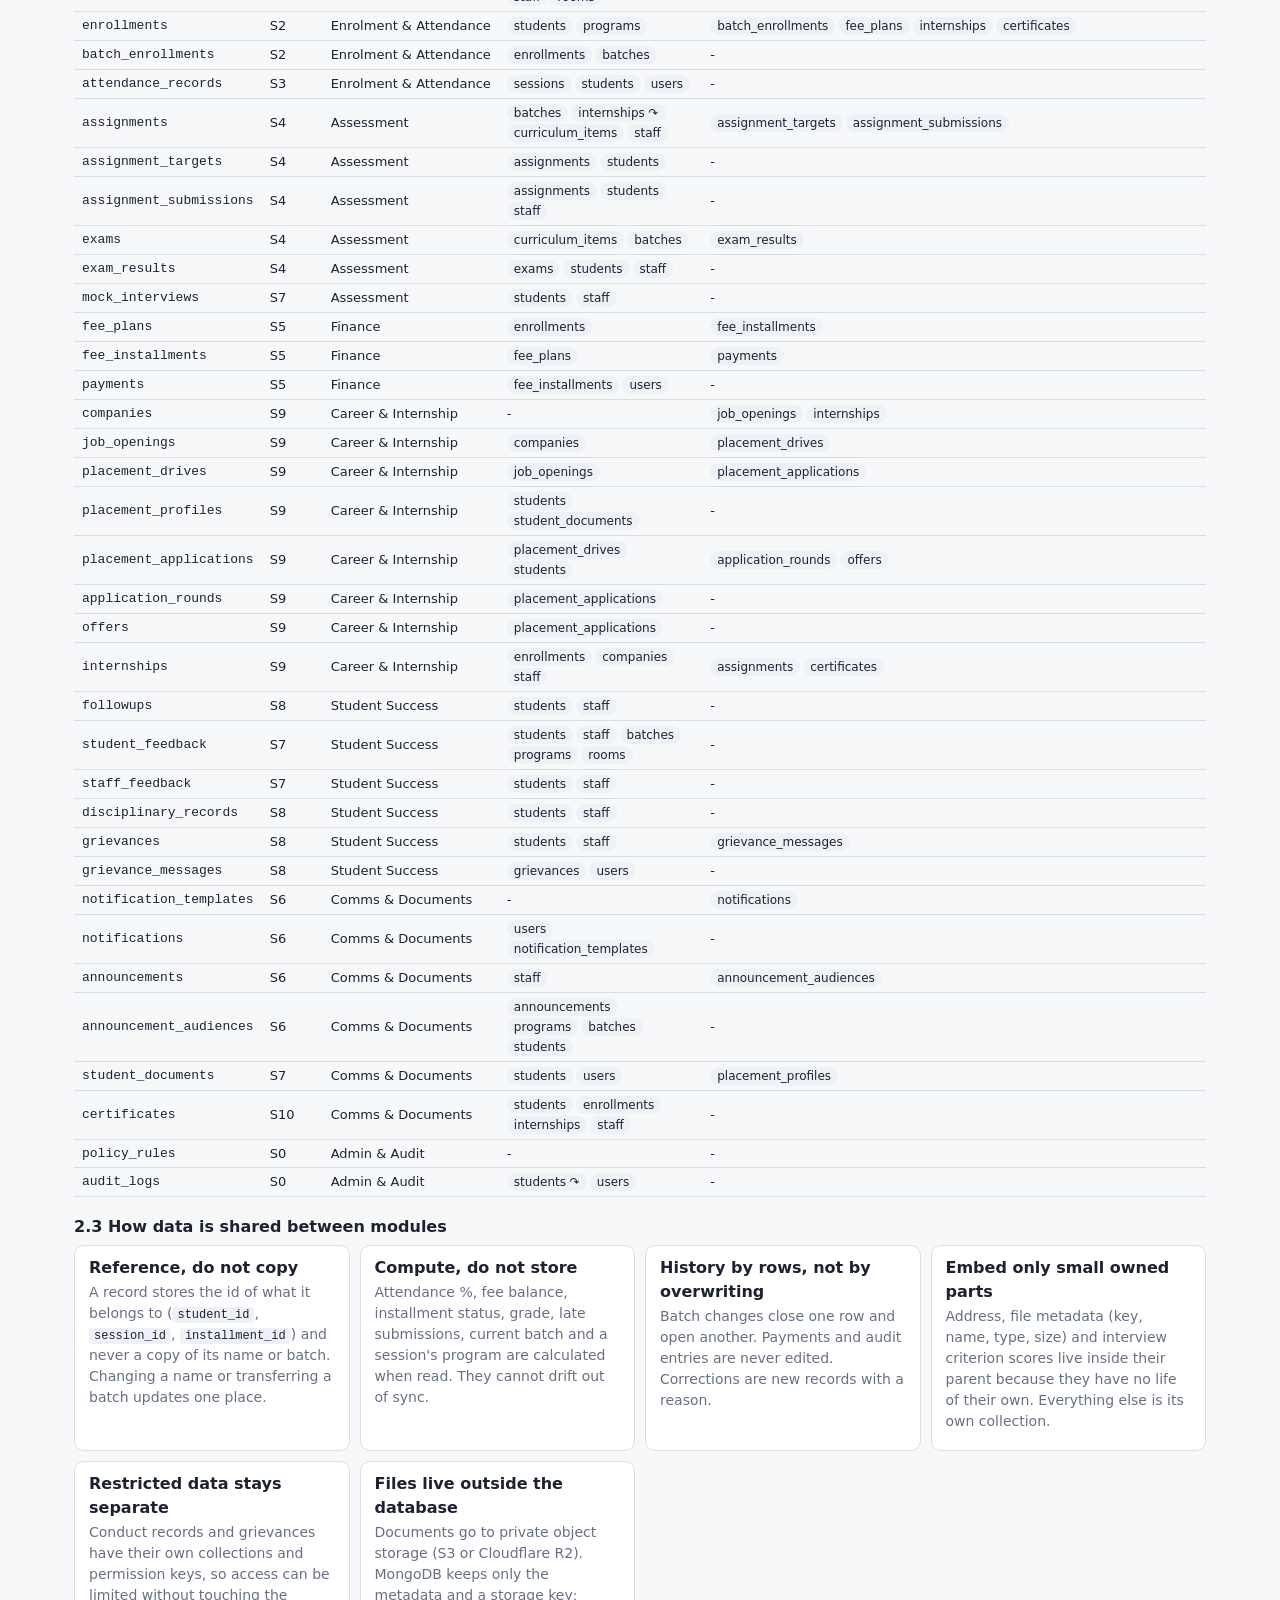
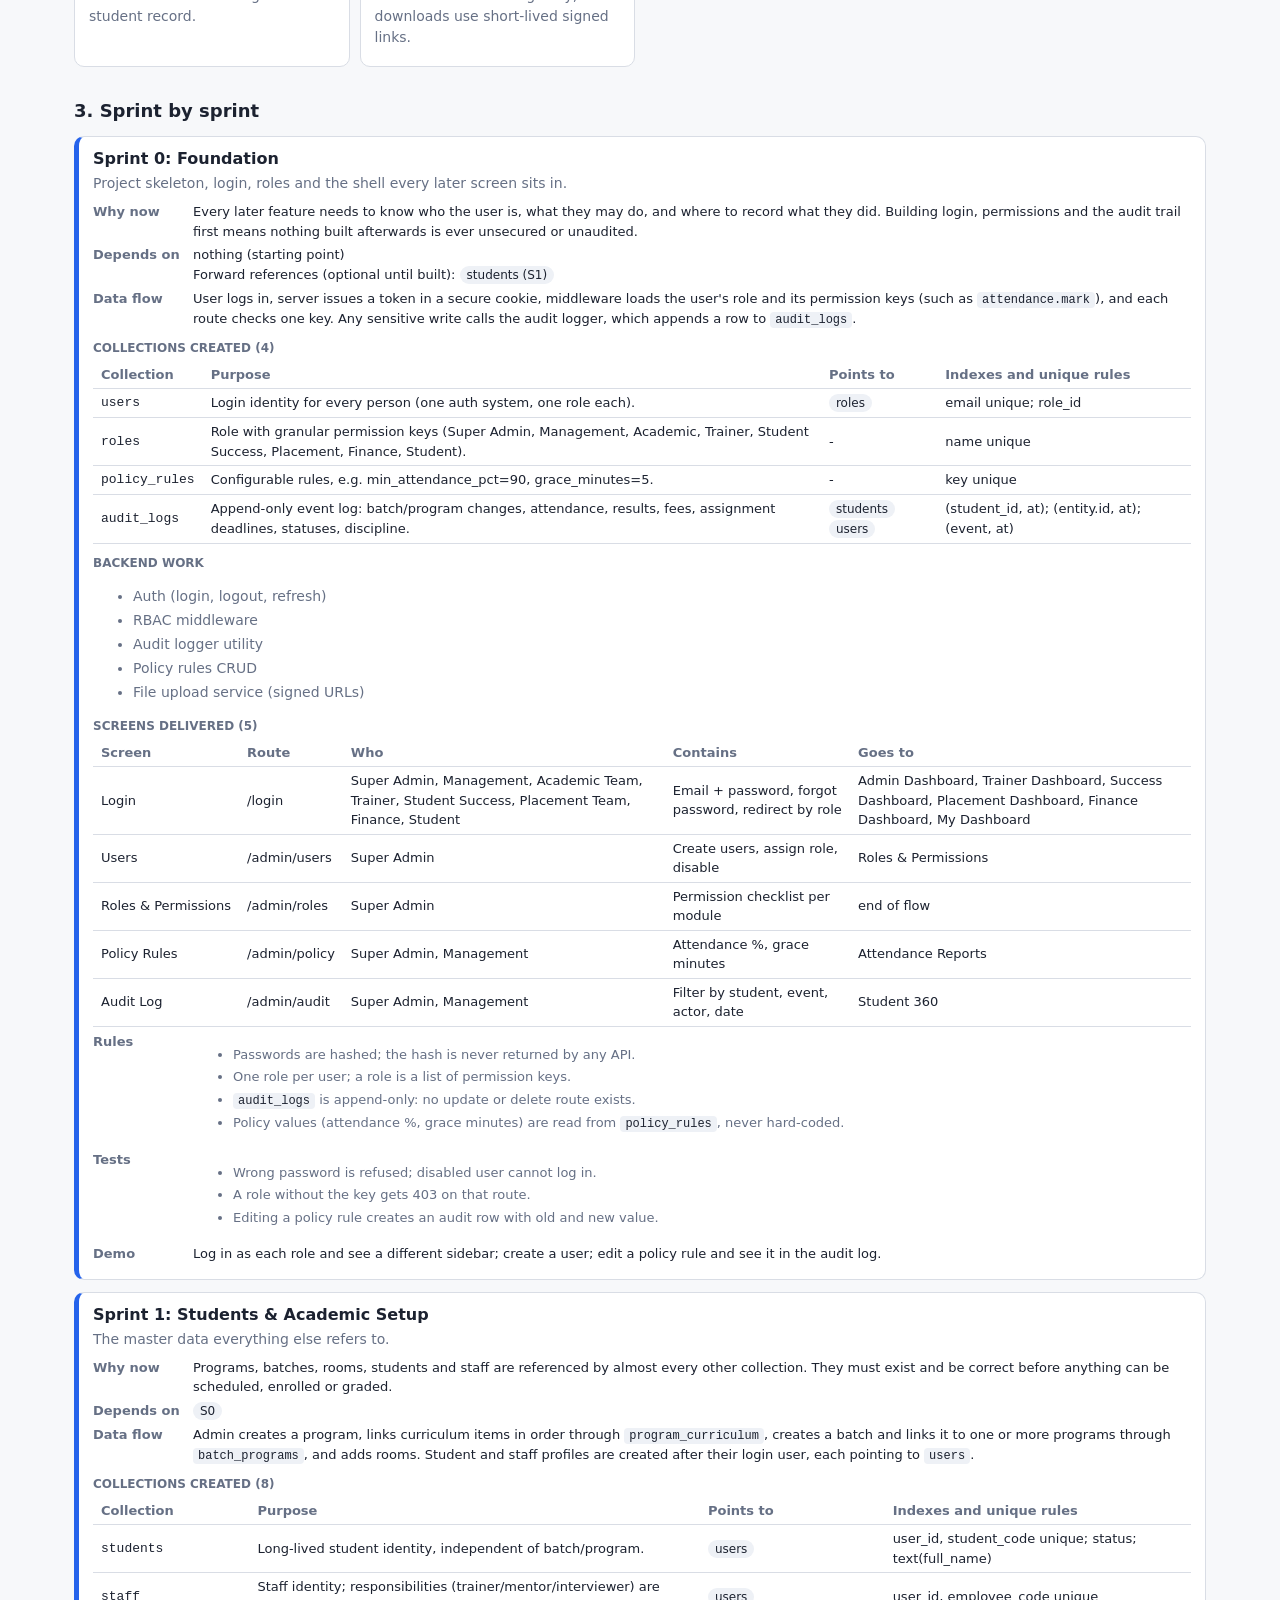
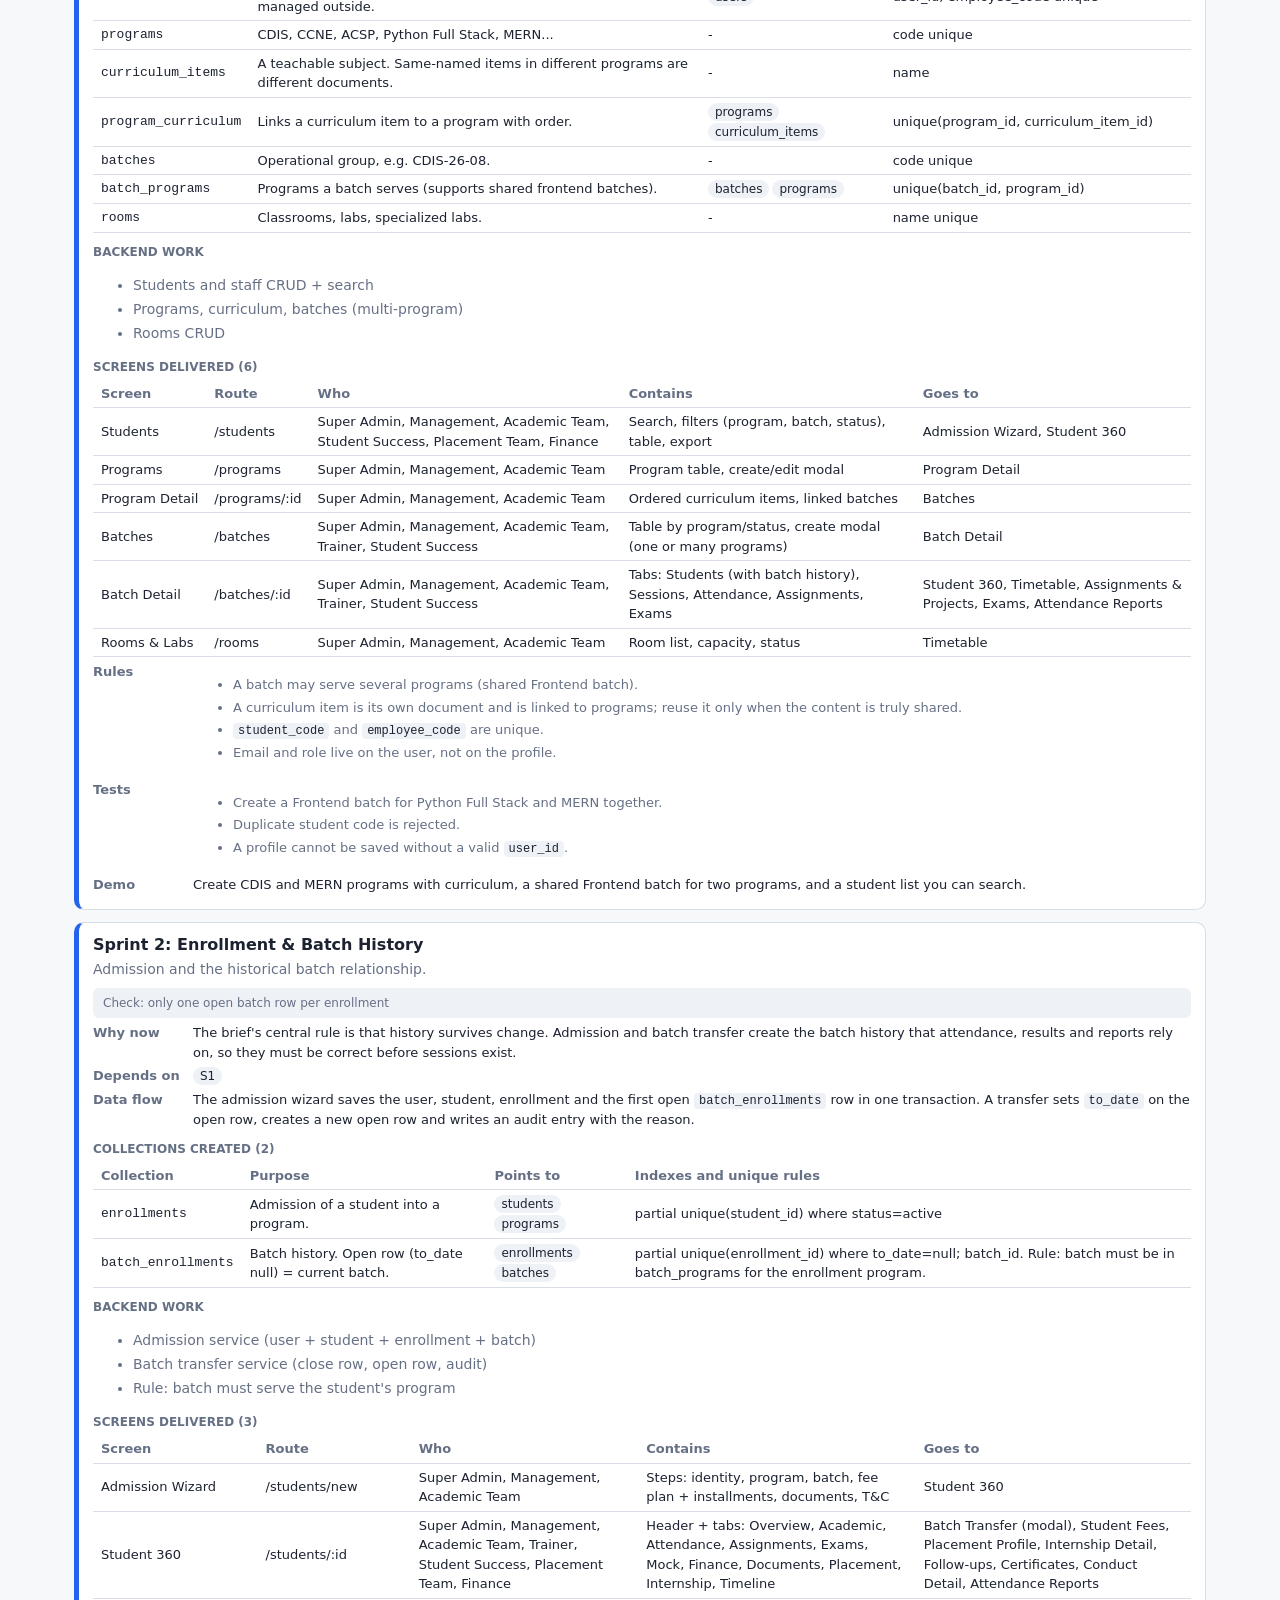
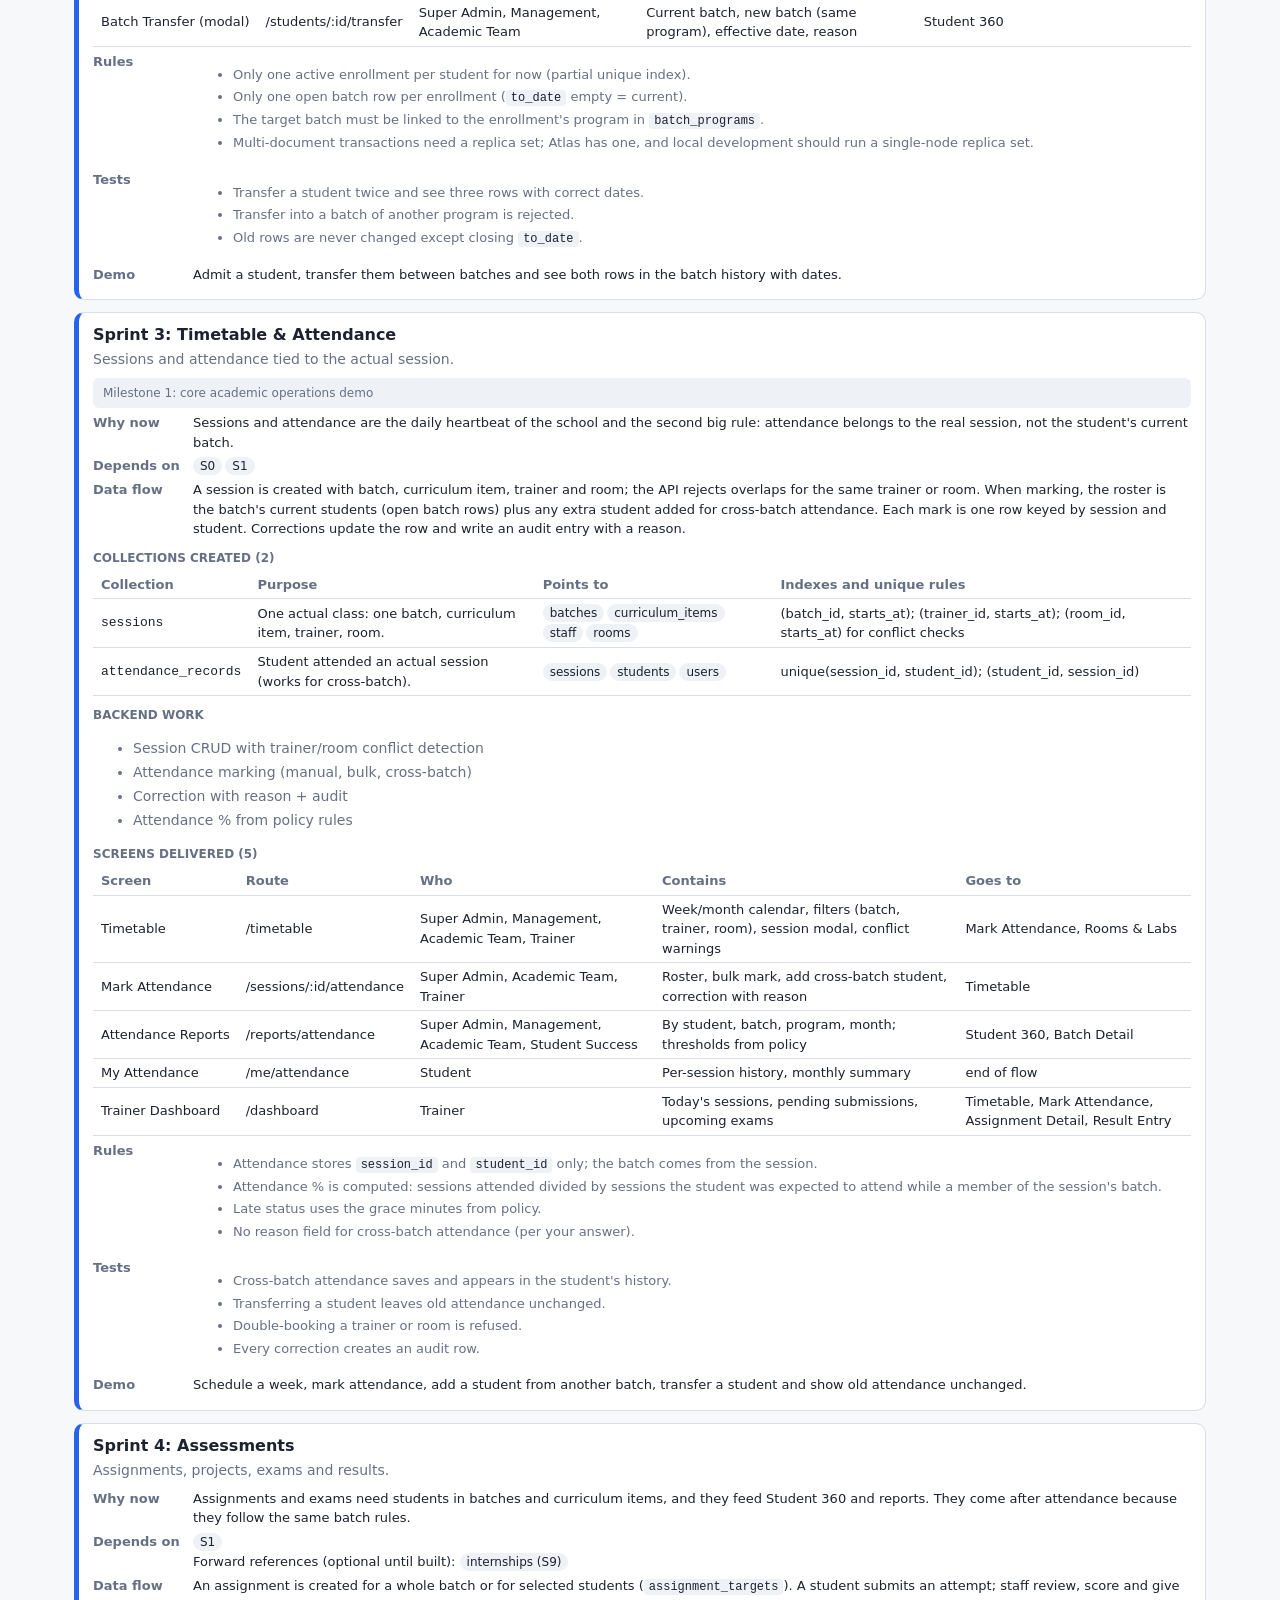
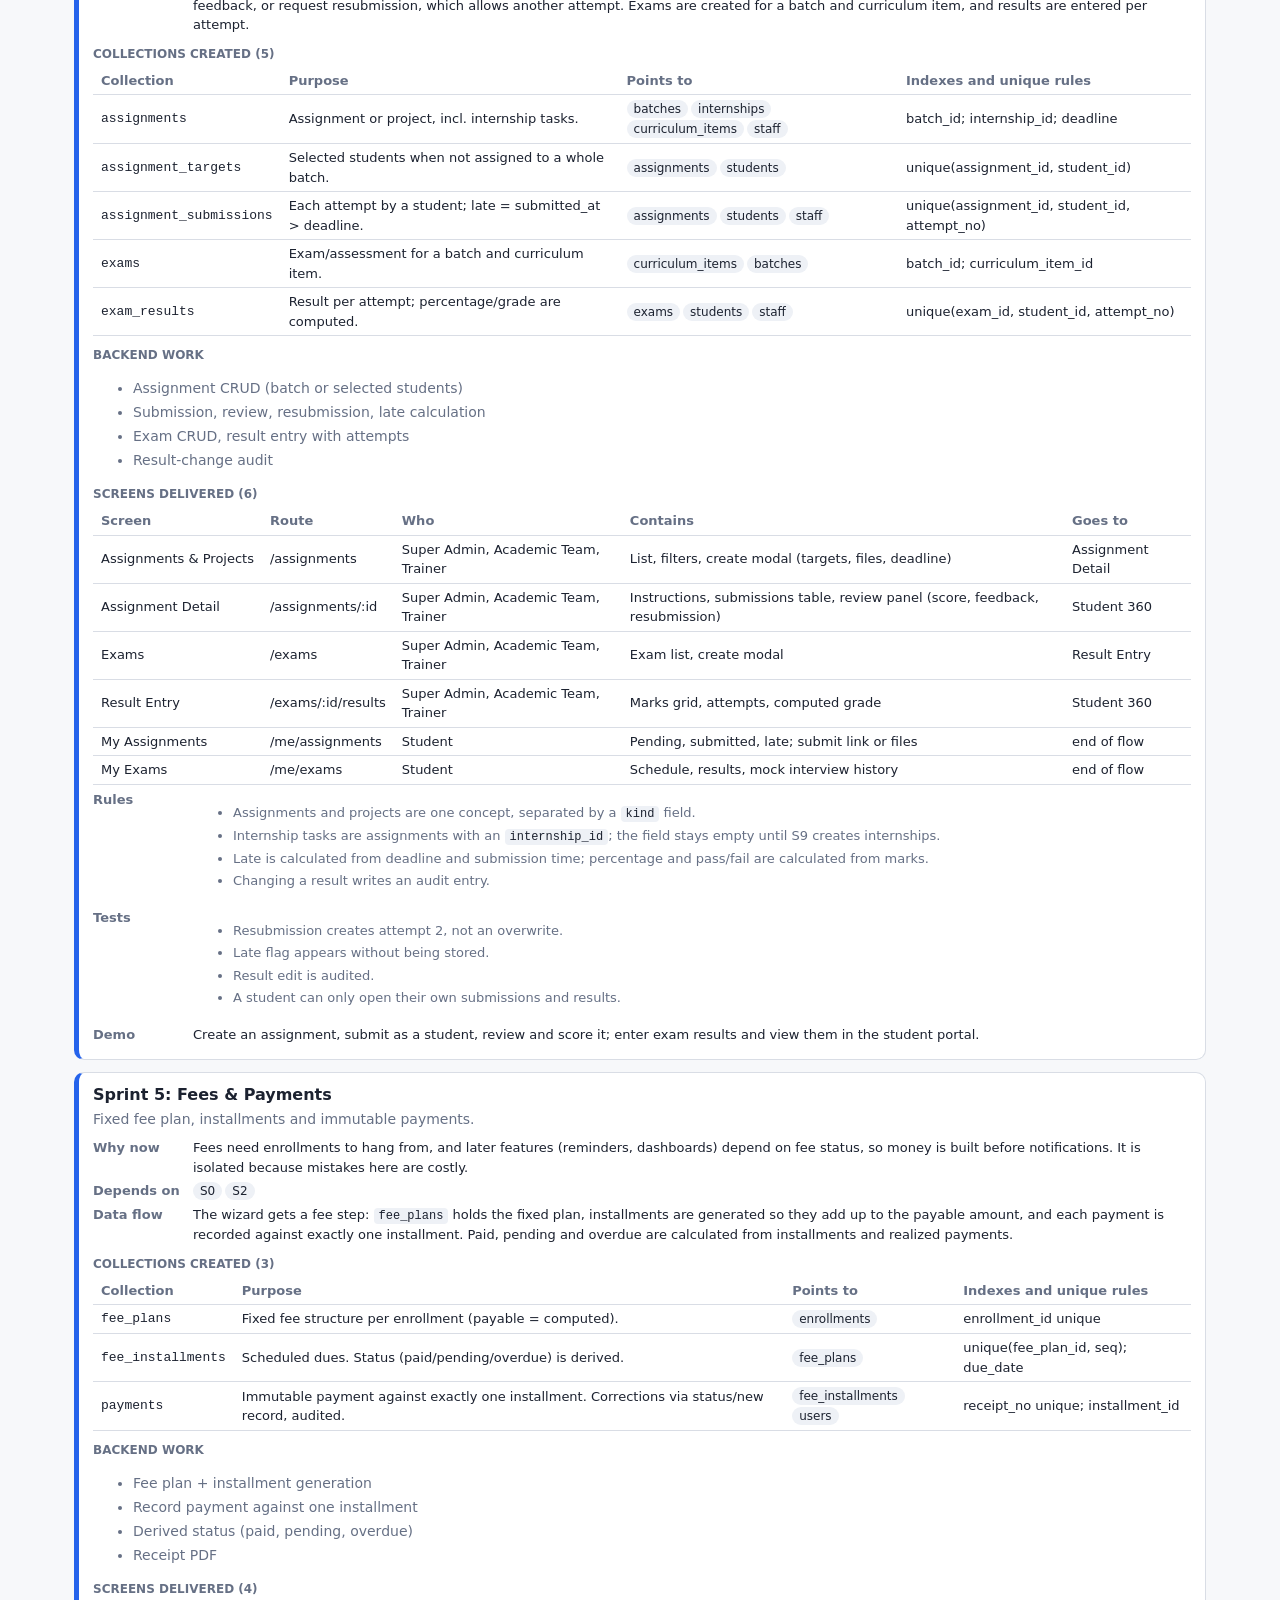
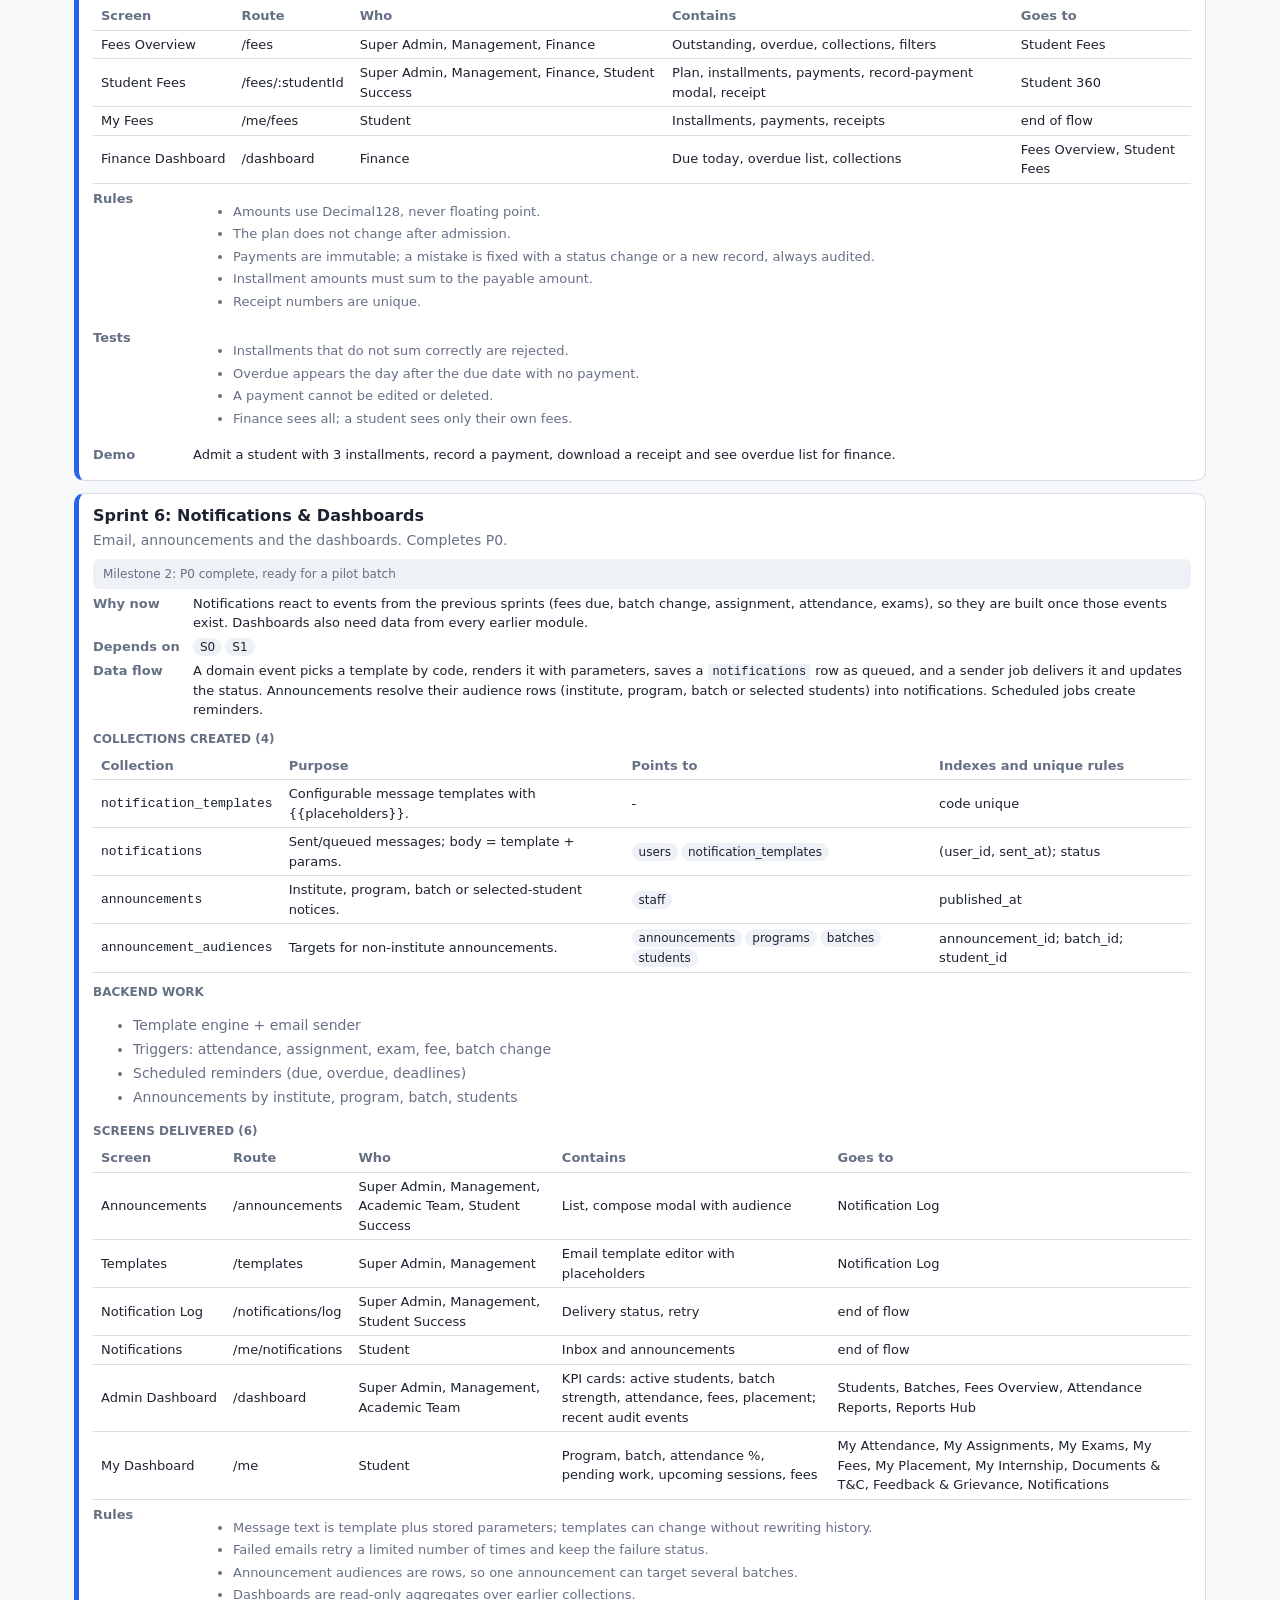
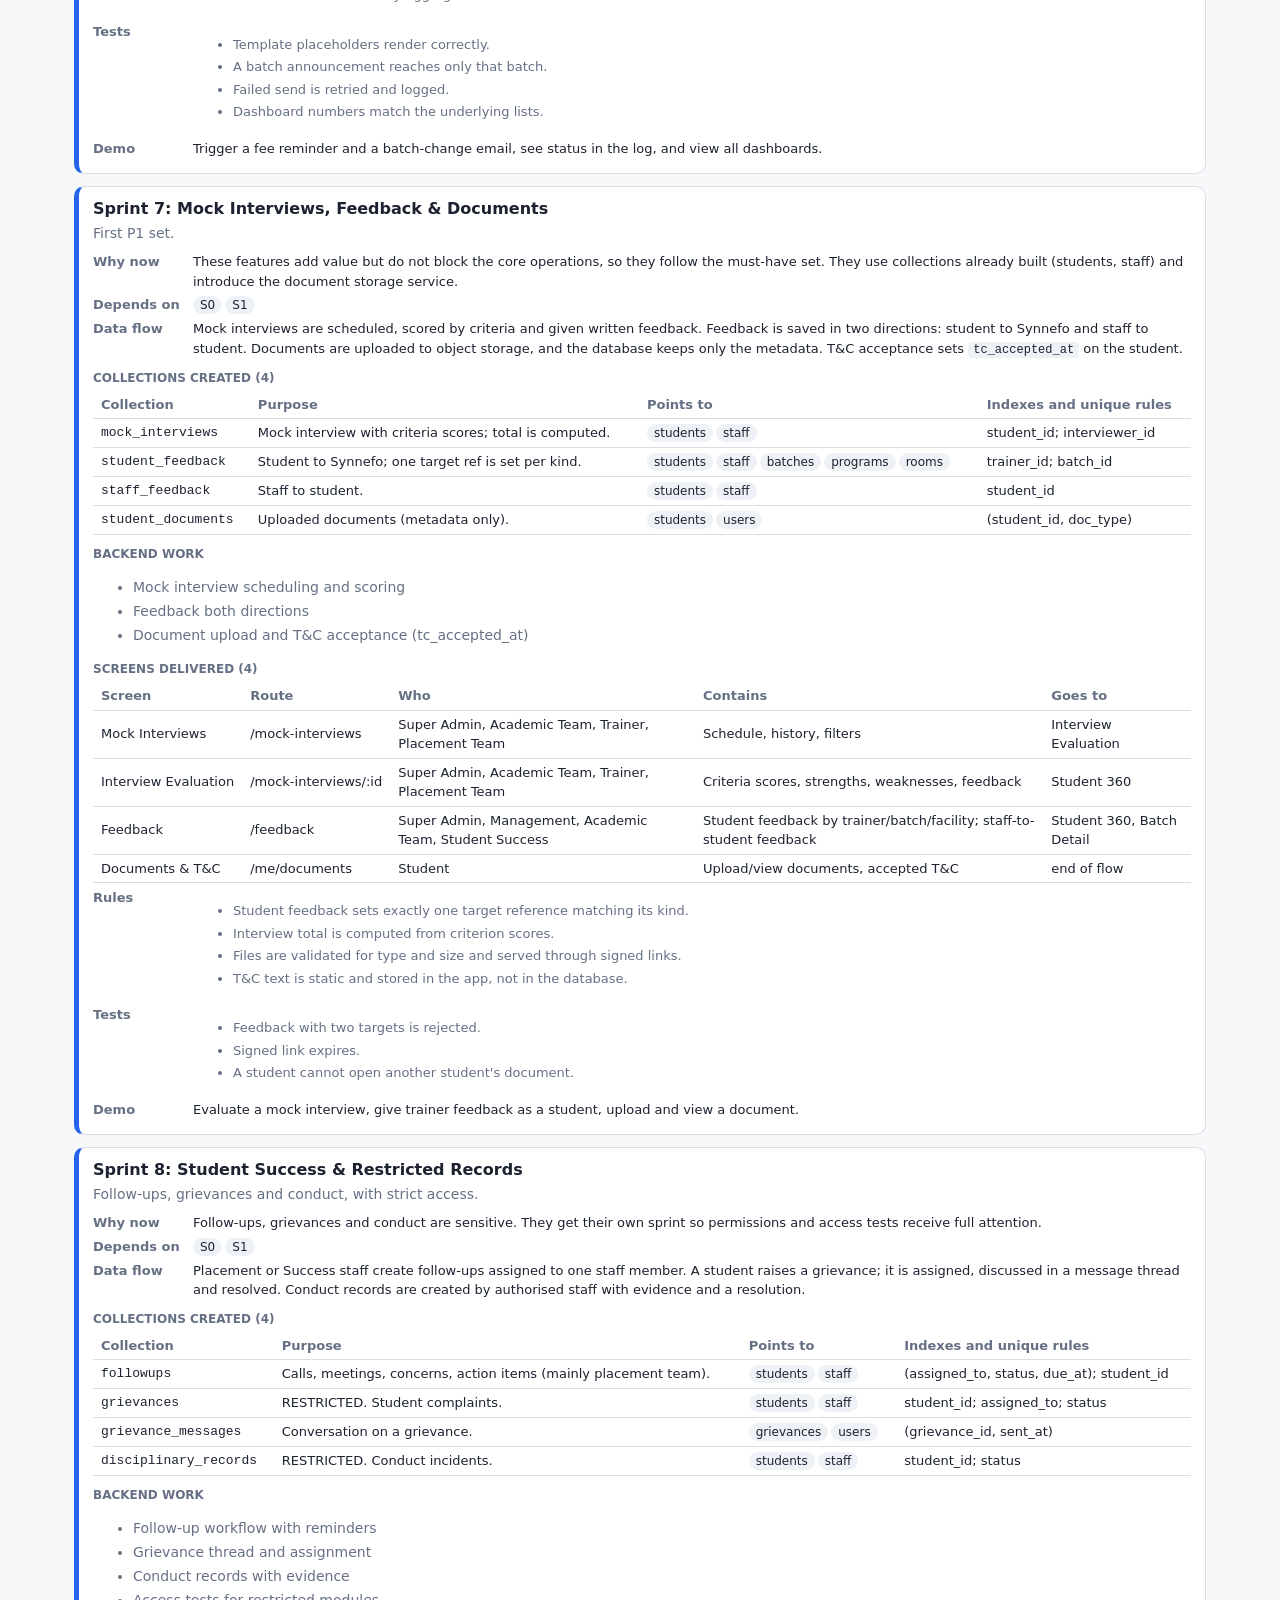
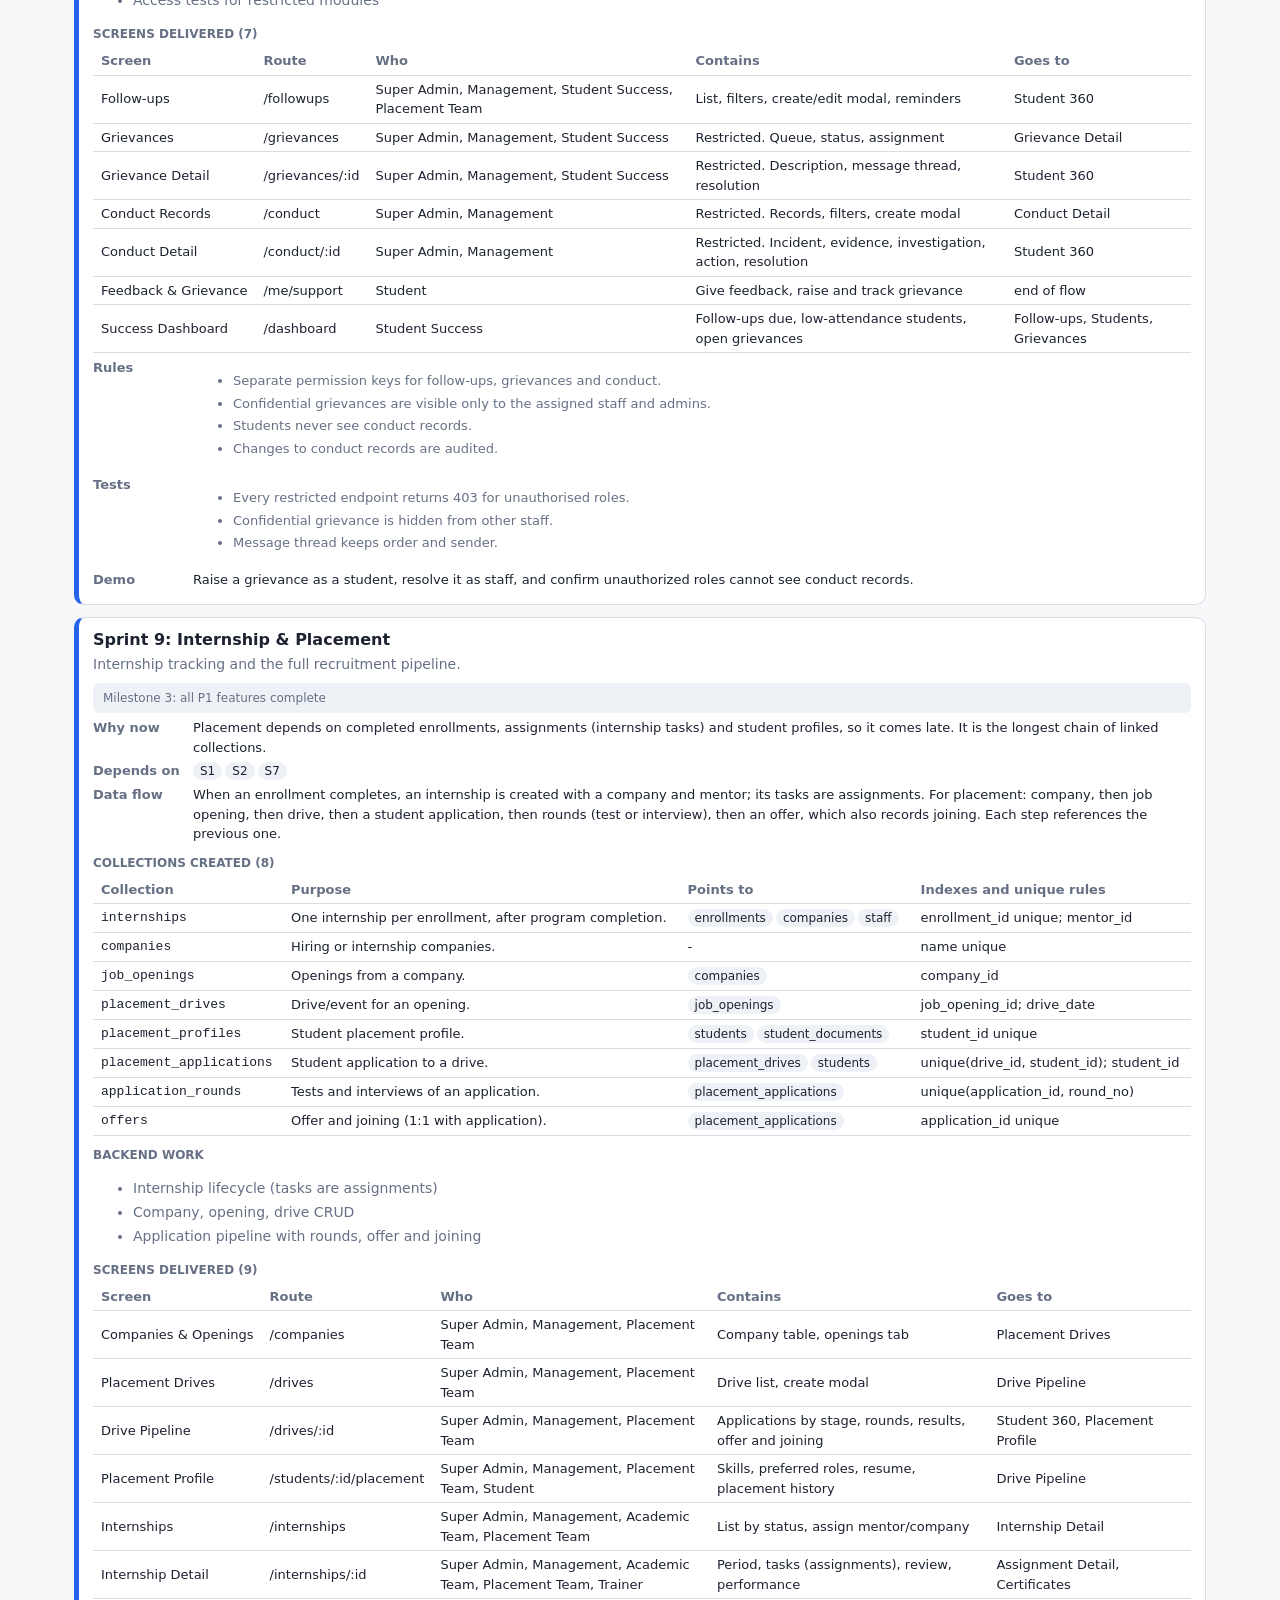
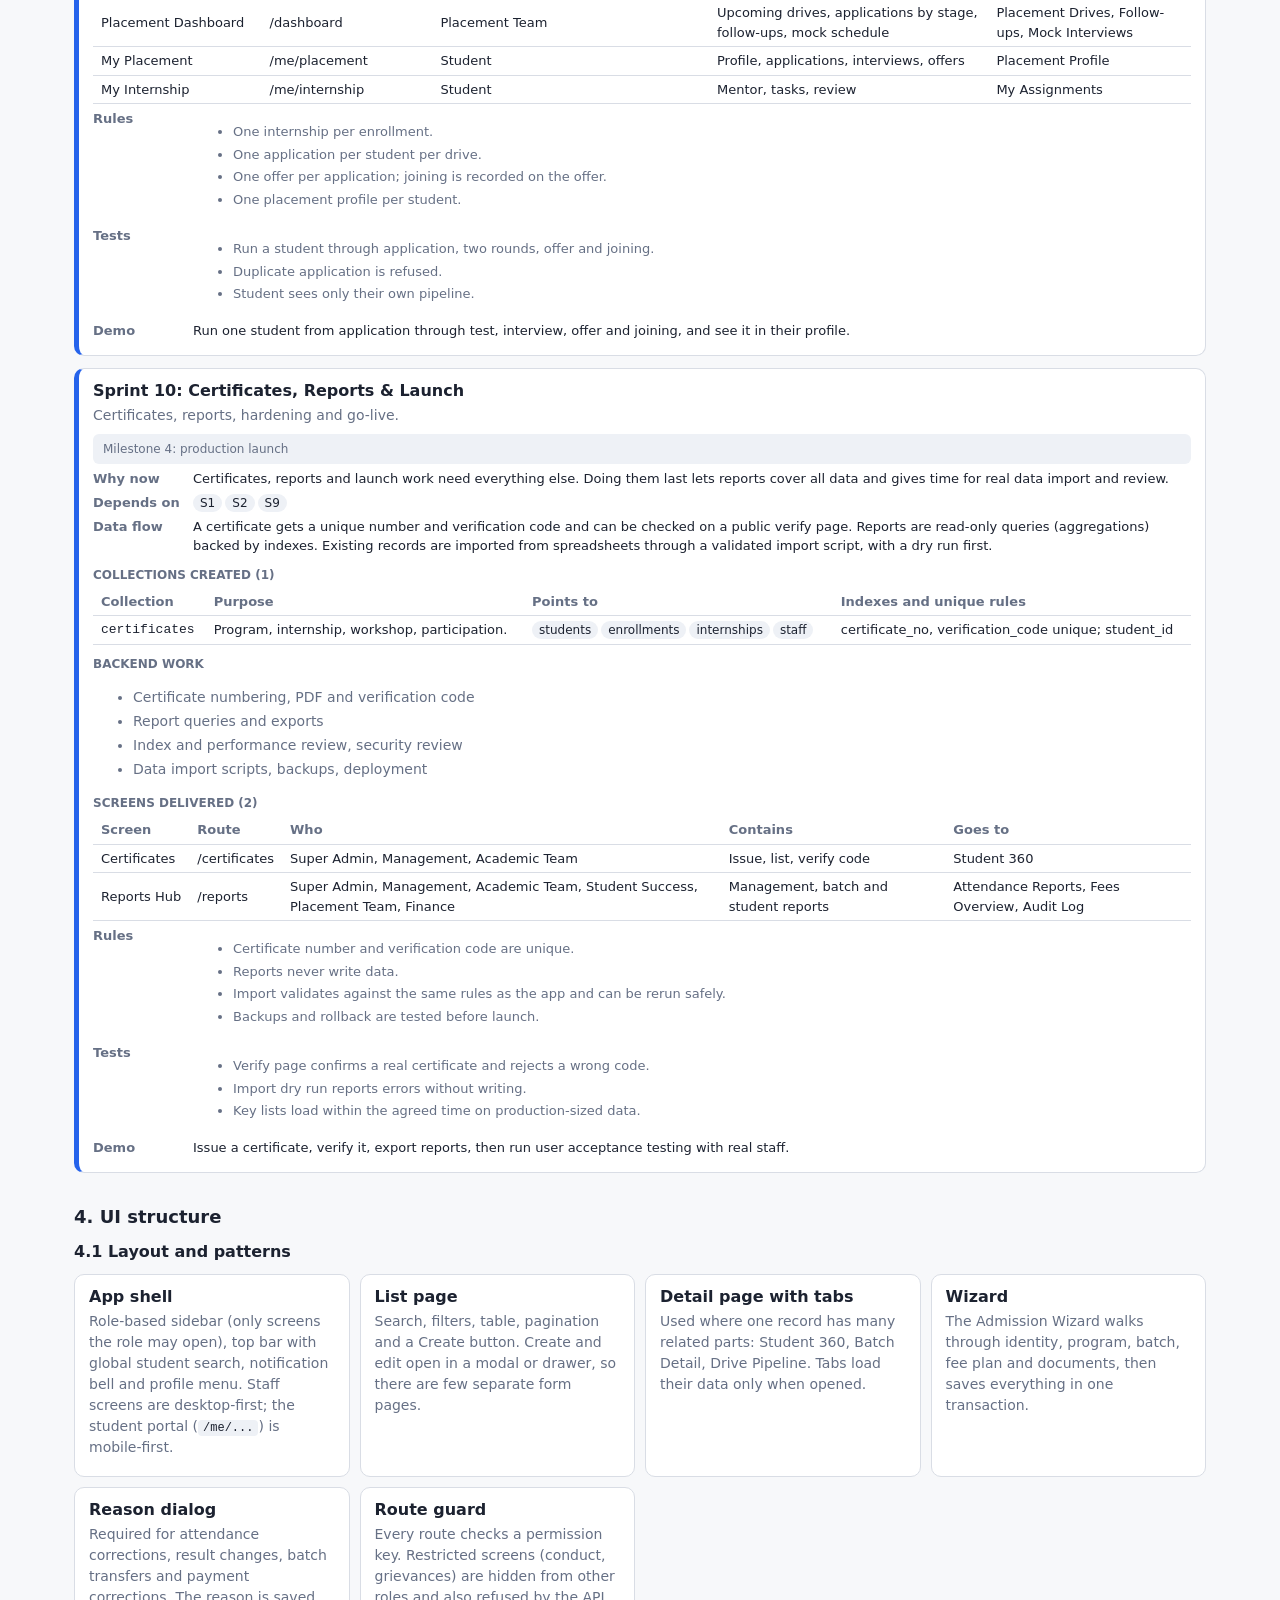
<file: synnefo-docs/pages/blueprint.html>
<!DOCTYPE html>
<html lang="en"><head><meta charset="utf-8">
<meta name="viewport" content="width=device-width, initial-scale=1">
<title>Blueprint Explained | Synnefo Docs</title>
<link rel="stylesheet" href="../assets/style.css">
</head><body>
<main>
<h1>Blueprint explained: sprints, data distribution and UI structure</h1>
<p>A detailed walk-through of how the project is delivered. Every sprint is explained with its reasoning, how data moves, the collections it creates, the screens it ships, business rules, tests and open decisions. Tables are generated from a copy of the data used on the Schema, UI Structure and Sprint Plan pages, so they agree with them as of today. If you change those pages, update the matching data block here too.</p>
<div class="bar" id="bar"></div>

<h2>1. How the plan is ordered</h2>
<div class="grid">
<div class="card"><h3>Dependencies first</h3><p>Sprints follow the references in the schema. Login and permissions come first, then master data, then people placed into batches, then everything that points at a student or a session.</p></div>
<div class="card"><h3>Vertical slices</h3><p>Each sprint ships schema, API, screens and a demo together, so you can open the running app at the end of every sprint instead of waiting for a big finish.</p></div>
<div class="card"><h3>Risky rules early</h3><p>Batch history and attendance (S2, S3) come before comfort features, because the whole product depends on them being right. Money (S5) comes before notifications that depend on it.</p></div>
<div class="card"><h3>Student portal alongside</h3><p>Student screens ship in the same sprint as the staff screens they mirror (My Attendance with Attendance, My Fees with Fees), so every module is checked from both sides.</p></div>
</div>

<h2>2. Data distribution</h2>
<h3 style="margin:10px 0">2.1 Workload per sprint</h3>
<div class="scroll"><table class="tbl" id="load"></table></div>
<h3 style="margin:18px 0 6px">2.2 Where each collection lives</h3>
<p>Which sprint creates it, which collections it points to (parents) and which point back to it (children). Parents must exist before children; a parent built in a later sprint is a forward reference (the field is optional until then).</p>
<div class="scroll"><table class="tbl" id="dist"></table></div>
<h3 style="margin:18px 0 6px">2.3 How data is shared between modules</h3>
<div class="grid">
<div class="card"><h3>Reference, do not copy</h3><p>A record stores the id of what it belongs to (<code>student_id</code>, <code>session_id</code>, <code>installment_id</code>) and never a copy of its name or batch. Changing a name or transferring a batch updates one place.</p></div>
<div class="card"><h3>Compute, do not store</h3><p>Attendance %, fee balance, installment status, grade, late submissions, current batch and a session's program are calculated when read. They cannot drift out of sync.</p></div>
<div class="card"><h3>History by rows, not by overwriting</h3><p>Batch changes close one row and open another. Payments and audit entries are never edited. Corrections are new records with a reason.</p></div>
<div class="card"><h3>Embed only small owned parts</h3><p>Address, file metadata (key, name, type, size) and interview criterion scores live inside their parent because they have no life of their own. Everything else is its own collection.</p></div>
<div class="card"><h3>Restricted data stays separate</h3><p>Conduct records and grievances have their own collections and permission keys, so access can be limited without touching the student record.</p></div>
<div class="card"><h3>Files live outside the database</h3><p>Documents go to private object storage (S3 or Cloudflare R2). MongoDB keeps only the metadata and a storage key; downloads use short-lived signed links.</p></div>
</div>

<h2>3. Sprint by sprint</h2>
<div id="sprints"></div>

<h2>4. UI structure</h2>
<h3 style="margin:10px 0">4.1 Layout and patterns</h3>
<div class="grid">
<div class="card"><h3>App shell</h3><p>Role-based sidebar (only screens the role may open), top bar with global student search, notification bell and profile menu. Staff screens are desktop-first; the student portal (<code>/me/...</code>) is mobile-first.</p></div>
<div class="card"><h3>List page</h3><p>Search, filters, table, pagination and a Create button. Create and edit open in a modal or drawer, so there are few separate form pages.</p></div>
<div class="card"><h3>Detail page with tabs</h3><p>Used where one record has many related parts: Student 360, Batch Detail, Drive Pipeline. Tabs load their data only when opened.</p></div>
<div class="card"><h3>Wizard</h3><p>The Admission Wizard walks through identity, program, batch, fee plan and documents, then saves everything in one transaction.</p></div>
<div class="card"><h3>Reason dialog</h3><p>Required for attendance corrections, result changes, batch transfers and payment corrections. The reason is saved with the change in the audit log.</p></div>
<div class="card"><h3>Route guard</h3><p>Every route checks a permission key. Restricted screens (conduct, grievances) are hidden from other roles and also refused by the API.</p></div>
</div>
<h3 style="margin:18px 0 6px">4.2 Modules and who can use them</h3>
<div class="scroll"><table class="tbl" id="mods"></table></div>
<h3 style="margin:18px 0 6px">4.3 What each role sees</h3>
<div class="scroll"><table class="tbl" id="roles"></table></div>
<h3 style="margin:18px 0 6px">4.4 Screens delivered per sprint, by role</h3>
<p>Number of screens a role gains in each sprint. A role with no screens yet cannot do that part of its job, which helps decide who can pilot first.</p>
<div class="scroll"><table class="tbl" id="rolesprint"></table></div>
<h3 style="margin:18px 0 6px">4.5 Key user journeys</h3>
<div id="journeys"></div>

<h2>5. Open decisions to settle with Synnefo</h2>
<p>Places where the brief or your answers leave a choice. Each is tagged with the sprint where it must be decided.</p>
<div id="open"></div>
</main>
<script>
const SG=["Identity & Access","Academic Setup","Enrolment & Attendance","Assessment","Finance","Career & Internship","Student Success","Comms & Documents","Admin & Audit"];
const S="status:enum(";
const SD=[
[0,"users","Login identity for every person (one auth system, one role each).","email!:str;password_hash:str;role_id:oid>roles;status:enum(active|disabled);last_login_at?:date","email unique; role_id"],
[0,"roles","Role with granular permission keys (Super Admin, Management, Academic, Trainer, Student Success, Placement, Finance, Student).","name!:str;permissions:str[] (e.g. attendance.mark)","name unique"],
[0,"students","Long-lived student identity, independent of batch/program.","user_id!:oid>users;student_code!:str;full_name:str;phone:str;dob?:date;photo?:file;address?:obj{line1,city,state,pincode};emergency_contact?:obj{name,relation,phone};"+S+"active|completed|dropped|alumni);tc_accepted_at?:date","user_id, student_code unique; status; text(full_name)"],
[0,"staff","Staff identity; responsibilities (trainer/mentor/interviewer) are managed outside.","user_id!:oid>users;employee_code!:str;full_name:str;phone:str;designation:str;"+S+"active|inactive)","user_id, employee_code unique"],
[1,"programs","CDIS, CCNE, ACSP, Python Full Stack, MERN...","code!:str;name:str;description?:str;"+S+"active|archived)","code unique"],
[1,"curriculum_items","A teachable subject. Same-named items in different programs are different documents.","name:str;description?:str","name"],
[1,"program_curriculum","Links a curriculum item to a program with order.","program_id:oid>programs;curriculum_item_id:oid>curriculum_items;sequence_no:int","unique(program_id, curriculum_item_id)"],
[1,"batches","Operational group, e.g. CDIS-26-08.","code!:str;start_date:date;end_date?:date;"+S+"planned|running|completed)","code unique"],
[1,"batch_programs","Programs a batch serves (supports shared frontend batches).","batch_id:oid>batches;program_id:oid>programs","unique(batch_id, program_id)"],
[1,"rooms","Classrooms, labs, specialized labs.","name!:str;type:enum(classroom|lab|specialized);capacity:int;"+S+"active|inactive)","name unique"],
[1,"sessions","One actual class: one batch, curriculum item, trainer, room.","batch_id:oid>batches;curriculum_item_id:oid>curriculum_items;trainer_id:oid>staff;room_id:oid>rooms;session_type:enum(class|practical|expert|soft_skill);starts_at:date;ends_at:date;"+S+"scheduled|held|cancelled)","(batch_id, starts_at); (trainer_id, starts_at); (room_id, starts_at) for conflict checks"],
[2,"enrollments","Admission of a student into a program.","student_id:oid>students;program_id:oid>programs;admission_date:date;completed_at?:date;"+S+"active|completed|transferred|dropped)","partial unique(student_id) where status=active"],
[2,"batch_enrollments","Batch history. Open row (to_date null) = current batch.","enrollment_id:oid>enrollments;batch_id:oid>batches;from_date:date;to_date?:date","partial unique(enrollment_id) where to_date=null; batch_id. Rule: batch must be in batch_programs for the enrollment program."],
[2,"attendance_records","Student attended an actual session (works for cross-batch).","session_id:oid>sessions;student_id:oid>students;"+S+"present|absent|late|leave);marked_at:date;marked_by:oid>users;source:enum(manual|bulk|rfid|biometric);remarks?:str","unique(session_id, student_id); (student_id, session_id)"],
[3,"assignments","Assignment or project, incl. internship tasks.","title:str;instructions:str;kind:enum(assignment|project);batch_id?:oid>batches;internship_id?:oid>internships;curriculum_item_id?:oid>curriculum_items;deadline:date;max_score?:num;files?:file[];created_by:oid>staff","batch_id; internship_id; deadline"],
[3,"assignment_targets","Selected students when not assigned to a whole batch.","assignment_id:oid>assignments;student_id:oid>students","unique(assignment_id, student_id)"],
[3,"assignment_submissions","Each attempt by a student; late = submitted_at > deadline.","assignment_id:oid>assignments;student_id:oid>students;attempt_no:int;submitted_at:date;repo_link?:str;files?:file[];"+S+"submitted|reviewed|resubmission_requested);score?:num;feedback?:str;reviewed_by?:oid>staff;reviewed_at?:date","unique(assignment_id, student_id, attempt_no)"],
[3,"exams","Exam/assessment for a batch and curriculum item.","title:str;curriculum_item_id:oid>curriculum_items;batch_id:oid>batches;starts_at:date;max_marks:num;pass_marks?:num","batch_id; curriculum_item_id"],
[3,"exam_results","Result per attempt; percentage/grade are computed.","exam_id:oid>exams;student_id:oid>students;attempt_no:int;marks:num;remarks?:str;entered_by:oid>staff","unique(exam_id, student_id, attempt_no)"],
[3,"mock_interviews","Mock interview with criteria scores; total is computed.","student_id:oid>students;interviewer_id:oid>staff;scheduled_at:date;type:enum(technical|hr|mixed);technical_area?:str;scores:obj[]{criterion,score};strengths?:str;weaknesses?:str;feedback?:str;recommendations?:str;"+S+"scheduled|completed|cancelled)","student_id; interviewer_id"],
[4,"fee_plans","Fixed fee structure per enrollment (payable = computed).","enrollment_id!:oid>enrollments;program_fee:dec128;registration_fee?:dec128;gst_percent:dec128;discount?:dec128;scholarship?:dec128;plan_type:enum(full|installment|emi|custom)","enrollment_id unique"],
[4,"fee_installments","Scheduled dues. Status (paid/pending/overdue) is derived.","fee_plan_id:oid>fee_plans;seq:int;due_date:date;amount:dec128","unique(fee_plan_id, seq); due_date"],
[4,"payments","Immutable payment against exactly one installment. Corrections via status/new record, audited.","installment_id:oid>fee_installments;amount:dec128;paid_on:date;method:enum(cash|upi|card|bank|cheque);reference_no?:str;receipt_no!:str;"+S+"pending|realized|failed);recorded_by:oid>users","receipt_no unique; installment_id"],
[5,"companies","Hiring or internship companies.","name!:str;industry?:str;contact_name?:str;contact_email?:str;website?:str","name unique"],
[5,"job_openings","Openings from a company.","company_id:oid>companies;title:str;description?:str;positions?:int;"+S+"open|closed)","company_id"],
[5,"placement_drives","Drive/event for an opening.","job_opening_id:oid>job_openings;drive_date:date;venue?:str;"+S+"scheduled|completed|cancelled)","job_opening_id; drive_date"],
[5,"placement_profiles","Student placement profile.","student_id!:oid>students;skills:str[];preferred_roles:str[];resume_doc_id?:oid>student_documents","student_id unique"],
[5,"placement_applications","Student application to a drive.","drive_id:oid>placement_drives;student_id:oid>students;applied_at:date;"+S+"applied|in_process|rejected|offered|withdrawn)","unique(drive_id, student_id); student_id"],
[5,"application_rounds","Tests and interviews of an application.","application_id:oid>placement_applications;round_no:int;type:enum(test|interview);scheduled_at:date;result:enum(pending|passed|failed);feedback?:str","unique(application_id, round_no)"],
[5,"offers","Offer and joining (1:1 with application).","application_id!:oid>placement_applications;offered_on:date;package_lpa:dec128;"+S+"offered|accepted|declined);joining_date?:date;joined_on?:date","application_id unique"],
[5,"internships","One internship per enrollment, after program completion.","enrollment_id!:oid>enrollments;company_id?:oid>companies;mentor_id:oid>staff;context:str;start_date:date;end_date?:date;"+S+"ongoing|completed|terminated);performance_rating?:num;review?:str","enrollment_id unique; mentor_id"],
[6,"followups","Calls, meetings, concerns, action items (mainly placement team).","student_id:oid>students;assigned_to:oid>staff;kind:enum(call|meeting|concern|intervention|reminder|note);category:enum(attendance|assignment|performance|placement|satisfaction|other);notes:str;due_at?:date;"+S+"open|done|cancelled);completed_at?:date","(assigned_to, status, due_at); student_id"],
[6,"student_feedback","Student to Synnefo; one target ref is set per kind.","student_id:oid>students;kind:enum(trainer|course|batch|facility|periodic);trainer_id?:oid>staff;batch_id?:oid>batches;program_id?:oid>programs;room_id?:oid>rooms;rating:int;comment?:str","trainer_id; batch_id"],
[6,"staff_feedback","Staff to student.","student_id:oid>students;given_by:oid>staff;category:enum(academic|technical|communication|professionalism);strengths?:str;improvements?:str;comment?:str","student_id"],
[6,"disciplinary_records","RESTRICTED. Conduct incidents.","student_id:oid>students;incident_date:date;category:str;description:str;evidence?:file[];investigation?:str;action?:str;resolution?:str;"+S+"open|under_review|closed);recorded_by:oid>staff","student_id; status"],
[6,"grievances","RESTRICTED. Student complaints.","student_id:oid>students;category:str;description:str;is_confidential:bool;assigned_to?:oid>staff;"+S+"open|in_progress|resolved|closed);resolution?:str","student_id; assigned_to; status"],
[6,"grievance_messages","Conversation on a grievance.","grievance_id:oid>grievances;sender_id:oid>users;message:str;sent_at:date","(grievance_id, sent_at)"],
[7,"notification_templates","Configurable message templates with {{placeholders}}.","code!:str;channel:enum(email|in_app);subject:str;body:str;active:bool","code unique"],
[7,"notifications","Sent/queued messages; body = template + params.","user_id:oid>users;template_id:oid>notification_templates;params:obj;"+S+"queued|sent|delivered|failed|read);provider_ref?:str;sent_at?:date","(user_id, sent_at); status"],
[7,"announcements","Institute, program, batch or selected-student notices.","title:str;body:str;scope:enum(institute|program|batch|students);published_by:oid>staff;published_at:date","published_at"],
[7,"announcement_audiences","Targets for non-institute announcements.","announcement_id:oid>announcements;program_id?:oid>programs;batch_id?:oid>batches;student_id?:oid>students","announcement_id; batch_id; student_id"],
[7,"student_documents","Uploaded documents (metadata only).","student_id:oid>students;doc_type:enum(admission|id_proof|resume|other);file:file{storage_key,name,mime,size};uploaded_by:oid>users;uploaded_at:date","(student_id, doc_type)"],
[7,"certificates","Program, internship, workshop, participation.","certificate_no!:str;student_id:oid>students;enrollment_id?:oid>enrollments;internship_id?:oid>internships;type:enum(program|internship|workshop|participation);issued_on:date;verification_code!:str;issued_by:oid>staff","certificate_no, verification_code unique; student_id"],
[8,"policy_rules","Configurable rules, e.g. min_attendance_pct=90, grace_minutes=5.","key!:str;value:mixed;description?:str","key unique"],
[8,"audit_logs","Append-only event log: batch/program changes, attendance, results, fees, assignment deadlines, statuses, discipline.","event:str;entity:obj{collection,id};student_id?:oid>students;actor_id:oid>users;at:date;before?:obj;after?:obj;reason?:str","(student_id, at); (entity.id, at); (event, at)"]
];
const R={A:"Super Admin",M:"Management",C:"Academic Team",T:"Trainer",S:"Student Success",P:"Placement Team",F:"Finance",U:"Student"};
const UM=["Auth","Dashboards","Students","Academic","Attendance","Assessment","Finance","Career","Student Success","Comms & Docs","Admin","Student Portal"];
const UD=[
["login",0,"Login","/login","AMCTSPFU","Email + password, forgot password, redirect by role",["dash_adm","dash_tr","dash_ss","dash_pl","dash_fn","s_home"],"users, roles"],
["dash_adm",1,"Admin Dashboard","/dashboard","AMC","KPI cards: active students, batch strength, attendance, fees, placement; recent audit events",["stu_list","batch_list","fee_over","att_rep","reports"],"students, batches, payments"],
["dash_tr",1,"Trainer Dashboard","/dashboard","T","Today's sessions, pending submissions, upcoming exams",["timetable","att_mark","asg_d","exam_res"],"sessions, assignment_submissions"],
["dash_ss",1,"Success Dashboard","/dashboard","S","Follow-ups due, low-attendance students, open grievances",["fu_list","stu_list","griev_list"],"followups, attendance_records"],
["dash_pl",1,"Placement Dashboard","/dashboard","P","Upcoming drives, applications by stage, follow-ups, mock schedule",["drive_list","fu_list","mock_list"],"placement_drives, placement_applications"],
["dash_fn",1,"Finance Dashboard","/dashboard","F","Due today, overdue list, collections",["fee_over","stu_fees"],"fee_installments, payments"],
["stu_list",2,"Students","/students","AMCSPF","Search, filters (program, batch, status), table, export",["stu_new","stu_360"],"students, enrollments, batch_enrollments"],
["stu_new",2,"Admission Wizard","/students/new","AMC","Steps: identity, program, batch, fee plan + installments, documents, T&C",["stu_360"],"students, users, enrollments, fee_plans, fee_installments"],
["stu_360",2,"Student 360","/students/:id","AMCTSPF","Header + tabs: Overview, Academic, Attendance, Assignments, Exams, Mock, Finance, Documents, Placement, Internship, Timeline",["batch_tr","stu_fees","pl_prof","intern_d","fu_list","cert_list","disc_d","att_rep"],"read by student_id across modules"],
["batch_tr",2,"Batch Transfer (modal)","/students/:id/transfer","AMC","Current batch, new batch (same program), effective date, reason",["stu_360"],"batch_enrollments, audit_logs"],
["prog_list",3,"Programs","/programs","AMC","Program table, create/edit modal",["prog_d"],"programs"],
["prog_d",3,"Program Detail","/programs/:id","AMC","Ordered curriculum items, linked batches",["batch_list"],"program_curriculum, curriculum_items"],
["batch_list",3,"Batches","/batches","AMCTS","Table by program/status, create modal (one or many programs)",["batch_d"],"batches, batch_programs"],
["batch_d",3,"Batch Detail","/batches/:id","AMCTS","Tabs: Students (with batch history), Sessions, Attendance, Assignments, Exams",["stu_360","timetable","asg_list","exam_list","att_rep"],"batch_enrollments, sessions"],
["timetable",3,"Timetable","/timetable","AMCT","Week/month calendar, filters (batch, trainer, room), session modal, conflict warnings",["att_mark","rooms"],"sessions, rooms"],
["rooms",3,"Rooms & Labs","/rooms","AMC","Room list, capacity, status",["timetable"],"rooms"],
["att_mark",4,"Mark Attendance","/sessions/:id/attendance","ACT","Roster, bulk mark, add cross-batch student, correction with reason",["timetable"],"attendance_records, audit_logs"],
["att_rep",4,"Attendance Reports","/reports/attendance","AMCS","By student, batch, program, month; thresholds from policy",["stu_360","batch_d"],"attendance_records, policy_rules"],
["asg_list",5,"Assignments & Projects","/assignments","ACT","List, filters, create modal (targets, files, deadline)",["asg_d"],"assignments, assignment_targets"],
["asg_d",5,"Assignment Detail","/assignments/:id","ACT","Instructions, submissions table, review panel (score, feedback, resubmission)",["stu_360"],"assignment_submissions"],
["exam_list",5,"Exams","/exams","ACT","Exam list, create modal",["exam_res"],"exams"],
["exam_res",5,"Result Entry","/exams/:id/results","ACT","Marks grid, attempts, computed grade",["stu_360"],"exam_results, audit_logs"],
["mock_list",5,"Mock Interviews","/mock-interviews","ACTP","Schedule, history, filters",["mock_eval"],"mock_interviews"],
["mock_eval",5,"Interview Evaluation","/mock-interviews/:id","ACTP","Criteria scores, strengths, weaknesses, feedback",["stu_360"],"mock_interviews"],
["fee_over",6,"Fees Overview","/fees","AMF","Outstanding, overdue, collections, filters",["stu_fees"],"fee_installments, payments"],
["stu_fees",6,"Student Fees","/fees/:studentId","AMFS","Plan, installments, payments, record-payment modal, receipt",["stu_360"],"fee_plans, fee_installments, payments"],
["comp_list",7,"Companies & Openings","/companies","AMP","Company table, openings tab",["drive_list"],"companies, job_openings"],
["drive_list",7,"Placement Drives","/drives","AMP","Drive list, create modal",["drive_d"],"placement_drives"],
["drive_d",7,"Drive Pipeline","/drives/:id","AMP","Applications by stage, rounds, results, offer and joining",["stu_360","pl_prof"],"placement_applications, application_rounds, offers"],
["pl_prof",7,"Placement Profile","/students/:id/placement","AMPU","Skills, preferred roles, resume, placement history",["drive_d"],"placement_profiles, placement_applications"],
["intern_list",7,"Internships","/internships","AMCP","List by status, assign mentor/company",["intern_d"],"internships"],
["intern_d",7,"Internship Detail","/internships/:id","AMCPT","Period, tasks (assignments), review, performance",["asg_d","cert_list"],"internships, assignments"],
["fu_list",8,"Follow-ups","/followups","AMSP","List, filters, create/edit modal, reminders",["stu_360"],"followups"],
["fb_list",8,"Feedback","/feedback","AMCS","Student feedback by trainer/batch/facility; staff-to-student feedback",["stu_360","batch_d"],"student_feedback, staff_feedback"],
["griev_list",8,"Grievances","/grievances","AMS","Restricted. Queue, status, assignment",["griev_d"],"grievances"],
["griev_d",8,"Grievance Detail","/grievances/:id","AMS","Restricted. Description, message thread, resolution",["stu_360"],"grievances, grievance_messages"],
["disc_list",8,"Conduct Records","/conduct","AM","Restricted. Records, filters, create modal",["disc_d"],"disciplinary_records"],
["disc_d",8,"Conduct Detail","/conduct/:id","AM","Restricted. Incident, evidence, investigation, action, resolution",["stu_360"],"disciplinary_records, audit_logs"],
["ann_list",9,"Announcements","/announcements","AMCS","List, compose modal with audience",["notif_log"],"announcements, announcement_audiences"],
["tmpl_list",9,"Templates","/templates","AM","Email template editor with placeholders",["notif_log"],"notification_templates"],
["notif_log",9,"Notification Log","/notifications/log","AMS","Delivery status, retry",[],"notifications"],
["cert_list",9,"Certificates","/certificates","AMC","Issue, list, verify code",["stu_360"],"certificates"],
["users",10,"Users","/admin/users","A","Create users, assign role, disable",["roles"],"users"],
["roles",10,"Roles & Permissions","/admin/roles","A","Permission checklist per module",[],"roles"],
["policy",10,"Policy Rules","/admin/policy","AM","Attendance %, grace minutes",["att_rep"],"policy_rules"],
["audit",10,"Audit Log","/admin/audit","AM","Filter by student, event, actor, date",["stu_360"],"audit_logs"],
["reports",10,"Reports Hub","/reports","AMCSPF","Management, batch and student reports",["att_rep","fee_over","audit"],"read-only queries"],
["s_home",11,"My Dashboard","/me","U","Program, batch, attendance %, pending work, upcoming sessions, fees",["s_att","s_asg","s_exam","s_fees","s_plc","s_int","s_docs","s_help","s_notif"],"own records"],
["s_att",11,"My Attendance","/me/attendance","U","Per-session history, monthly summary",[],"attendance_records, sessions"],
["s_asg",11,"My Assignments","/me/assignments","U","Pending, submitted, late; submit link or files",[],"assignments, assignment_submissions"],
["s_exam",11,"My Exams","/me/exams","U","Schedule, results, mock interview history",[],"exams, exam_results, mock_interviews"],
["s_fees",11,"My Fees","/me/fees","U","Installments, payments, receipts",[],"fee_installments, payments"],
["s_docs",11,"Documents & T&C","/me/documents","U","Upload/view documents, accepted T&C",[],"student_documents, students"],
["s_plc",11,"My Placement","/me/placement","U","Profile, applications, interviews, offers",["pl_prof"],"placement_profiles, placement_applications"],
["s_int",11,"My Internship","/me/internship","U","Mentor, tasks, review",["s_asg"],"internships"],
["s_help",11,"Feedback & Grievance","/me/support","U","Give feedback, raise and track grievance",[],"student_feedback, grievances"],
["s_notif",11,"Notifications","/me/notifications","U","Inbox and announcements",[],"notifications, announcements"]
];
const SP=[
{n:0,t:"Foundation",g:"Project skeleton, login, roles and the shell every later screen sits in.",c:["users","roles","policy_rules","audit_logs"],a:["Auth (login, logout, refresh)","RBAC middleware","Audit logger utility","Policy rules CRUD","File upload service (signed URLs)"],u:["Login","App shell (role sidebar, top bar)","Users","Roles & Permissions","Policy Rules","Audit Log"],d:"Log in as each role and see a different sidebar; create a user; edit a policy rule and see it in the audit log."},
{n:1,t:"Students & Academic Setup",g:"The master data everything else refers to.",c:["students","staff","programs","curriculum_items","program_curriculum","batches","batch_programs","rooms"],a:["Students and staff CRUD + search","Programs, curriculum, batches (multi-program)","Rooms CRUD"],u:["Students list","Programs","Program Detail","Batches","Batch Detail (basic)","Rooms & Labs"],d:"Create CDIS and MERN programs with curriculum, a shared Frontend batch for two programs, and a student list you can search."},
{n:2,t:"Enrollment & Batch History",g:"Admission and the historical batch relationship.",c:["enrollments","batch_enrollments"],a:["Admission service (user + student + enrollment + batch)","Batch transfer service (close row, open row, audit)","Rule: batch must serve the student's program"],u:["Admission Wizard (identity, program, batch)","Student 360 (overview, batch history)","Batch Transfer modal"],d:"Admit a student, transfer them between batches and see both rows in the batch history with dates.",m:"Check: only one open batch row per enrollment"},
{n:3,t:"Timetable & Attendance",g:"Sessions and attendance tied to the actual session.",c:["sessions","attendance_records"],a:["Session CRUD with trainer/room conflict detection","Attendance marking (manual, bulk, cross-batch)","Correction with reason + audit","Attendance % from policy rules"],u:["Timetable","Mark Attendance","Attendance Reports","Student 360 attendance tab","My Attendance (student)","Trainer Dashboard"],d:"Schedule a week, mark attendance, add a student from another batch, transfer a student and show old attendance unchanged.",m:"Milestone 1: core academic operations demo"},
{n:4,t:"Assessments",g:"Assignments, projects, exams and results.",c:["assignments","assignment_targets","assignment_submissions","exams","exam_results"],a:["Assignment CRUD (batch or selected students)","Submission, review, resubmission, late calculation","Exam CRUD, result entry with attempts","Result-change audit"],u:["Assignments & Projects","Assignment Detail (review)","Exams","Result Entry","My Assignments","My Exams","Student 360 tabs"],d:"Create an assignment, submit as a student, review and score it; enter exam results and view them in the student portal."},
{n:5,t:"Fees & Payments",g:"Fixed fee plan, installments and immutable payments.",c:["fee_plans","fee_installments","payments"],a:["Fee plan + installment generation","Record payment against one installment","Derived status (paid, pending, overdue)","Receipt PDF"],u:["Fees step in Admission Wizard","Fees Overview","Student Fees (record payment, receipt)","My Fees","Finance Dashboard"],d:"Admit a student with 3 installments, record a payment, download a receipt and see overdue list for finance."},
{n:6,t:"Notifications & Dashboards",g:"Email, announcements and the dashboards. Completes P0.",c:["notification_templates","notifications","announcements","announcement_audiences"],a:["Template engine + email sender","Triggers: attendance, assignment, exam, fee, batch change","Scheduled reminders (due, overdue, deadlines)","Announcements by institute, program, batch, students"],u:["Announcements","Templates","Notification Log","My Notifications","Admin Dashboard","My Dashboard (student)"],d:"Trigger a fee reminder and a batch-change email, see status in the log, and view all dashboards.",m:"Milestone 2: P0 complete, ready for a pilot batch"},
{n:7,t:"Mock Interviews, Feedback & Documents",g:"First P1 set.",c:["mock_interviews","student_feedback","staff_feedback","student_documents"],a:["Mock interview scheduling and scoring","Feedback both directions","Document upload and T&C acceptance (tc_accepted_at)"],u:["Mock Interviews","Interview Evaluation","Feedback","Documents & T&C (student)","Student 360 documents tab"],d:"Evaluate a mock interview, give trainer feedback as a student, upload and view a document."},
{n:8,t:"Student Success & Restricted Records",g:"Follow-ups, grievances and conduct, with strict access.",c:["followups","grievances","grievance_messages","disciplinary_records"],a:["Follow-up workflow with reminders","Grievance thread and assignment","Conduct records with evidence","Access tests for restricted modules"],u:["Follow-ups","Grievances + Detail","Conduct Records + Detail","Feedback & Grievance (student)","Success Dashboard"],d:"Raise a grievance as a student, resolve it as staff, and confirm unauthorized roles cannot see conduct records."},
{n:9,t:"Internship & Placement",g:"Internship tracking and the full recruitment pipeline.",c:["internships","companies","job_openings","placement_drives","placement_profiles","placement_applications","application_rounds","offers"],a:["Internship lifecycle (tasks are assignments)","Company, opening, drive CRUD","Application pipeline with rounds, offer and joining"],u:["Internships + Detail","Companies & Openings","Placement Drives","Drive Pipeline","Placement Profile","My Placement","My Internship","Placement Dashboard"],d:"Run one student from application through test, interview, offer and joining, and see it in their profile.",m:"Milestone 3: all P1 features complete"},
{n:10,t:"Certificates, Reports & Launch",g:"Certificates, reports, hardening and go-live.",c:["certificates"],a:["Certificate numbering, PDF and verification code","Report queries and exports","Index and performance review, security review","Data import scripts, backups, deployment"],u:["Certificates","Reports Hub","Final polish across screens"],d:"Issue a certificate, verify it, export reports, then run user acceptance testing with real staff.",m:"Milestone 4: production launch"}
];

const esc=s=>String(s).replace(/&/g,"&amp;").replace(/</g,"&lt;").replace(/>/g,"&gt;");
const SM={0:["login","users","roles","policy","audit"],1:["stu_list","prog_list","prog_d","batch_list","batch_d","rooms"],2:["stu_new","stu_360","batch_tr"],3:["timetable","att_mark","att_rep","s_att","dash_tr"],4:["asg_list","asg_d","exam_list","exam_res","s_asg","s_exam"],5:["fee_over","stu_fees","s_fees","dash_fn"],6:["ann_list","tmpl_list","notif_log","s_notif","dash_adm","s_home"],7:["mock_list","mock_eval","fb_list","s_docs"],8:["fu_list","griev_list","griev_d","disc_list","disc_d","s_help","dash_ss"],9:["comp_list","drive_list","drive_d","pl_prof","intern_list","intern_d","dash_pl","s_plc","s_int"],10:["cert_list","reports"]};
const N=[
{w:"Every later feature needs to know who the user is, what they may do, and where to record what they did. Building login, permissions and the audit trail first means nothing built afterwards is ever unsecured or unaudited.",f:"User logs in, server issues a token in a secure cookie, middleware loads the user's role and its permission keys (such as <code>attendance.mark</code>), and each route checks one key. Any sensitive write calls the audit logger, which appends a row to <code>audit_logs</code>.",r:["Passwords are hashed; the hash is never returned by any API.","One role per user; a role is a list of permission keys.","<code>audit_logs</code> is append-only: no update or delete route exists.","Policy values (attendance %, grace minutes) are read from <code>policy_rules</code>, never hard-coded."],t:["Wrong password is refused; disabled user cannot log in.","A role without the key gets 403 on that route.","Editing a policy rule creates an audit row with old and new value."]},
{w:"Programs, batches, rooms, students and staff are referenced by almost every other collection. They must exist and be correct before anything can be scheduled, enrolled or graded.",f:"Admin creates a program, links curriculum items in order through <code>program_curriculum</code>, creates a batch and links it to one or more programs through <code>batch_programs</code>, and adds rooms. Student and staff profiles are created after their login user, each pointing to <code>users</code>.",r:["A batch may serve several programs (shared Frontend batch).","A curriculum item is its own document and is linked to programs; reuse it only when the content is truly shared.","<code>student_code</code> and <code>employee_code</code> are unique.","Email and role live on the user, not on the profile."],t:["Create a Frontend batch for Python Full Stack and MERN together.","Duplicate student code is rejected.","A profile cannot be saved without a valid <code>user_id</code>."]},
{w:"The brief's central rule is that history survives change. Admission and batch transfer create the batch history that attendance, results and reports rely on, so they must be correct before sessions exist.",f:"The admission wizard saves the user, student, enrollment and the first open <code>batch_enrollments</code> row in one transaction. A transfer sets <code>to_date</code> on the open row, creates a new open row and writes an audit entry with the reason.",r:["Only one active enrollment per student for now (partial unique index).","Only one open batch row per enrollment (<code>to_date</code> empty = current).","The target batch must be linked to the enrollment's program in <code>batch_programs</code>.","Multi-document transactions need a replica set; Atlas has one, and local development should run a single-node replica set."],t:["Transfer a student twice and see three rows with correct dates.","Transfer into a batch of another program is rejected.","Old rows are never changed except closing <code>to_date</code>."]},
{w:"Sessions and attendance are the daily heartbeat of the school and the second big rule: attendance belongs to the real session, not the student's current batch.",f:"A session is created with batch, curriculum item, trainer and room; the API rejects overlaps for the same trainer or room. When marking, the roster is the batch's current students (open batch rows) plus any extra student added for cross-batch attendance. Each mark is one row keyed by session and student. Corrections update the row and write an audit entry with a reason.",r:["Attendance stores <code>session_id</code> and <code>student_id</code> only; the batch comes from the session.","Attendance % is computed: sessions attended divided by sessions the student was expected to attend while a member of the session's batch.","Late status uses the grace minutes from policy.","No reason field for cross-batch attendance (per your answer)."],t:["Cross-batch attendance saves and appears in the student's history.","Transferring a student leaves old attendance unchanged.","Double-booking a trainer or room is refused.","Every correction creates an audit row."]},
{w:"Assignments and exams need students in batches and curriculum items, and they feed Student 360 and reports. They come after attendance because they follow the same batch rules.",f:"An assignment is created for a whole batch or for selected students (<code>assignment_targets</code>). A student submits an attempt; staff review, score and give feedback, or request resubmission, which allows another attempt. Exams are created for a batch and curriculum item, and results are entered per attempt.",r:["Assignments and projects are one concept, separated by a <code>kind</code> field.","Internship tasks are assignments with an <code>internship_id</code>; the field stays empty until S9 creates internships.","Late is calculated from deadline and submission time; percentage and pass/fail are calculated from marks.","Changing a result writes an audit entry."],t:["Resubmission creates attempt 2, not an overwrite.","Late flag appears without being stored.","Result edit is audited.","A student can only open their own submissions and results."]},
{w:"Fees need enrollments to hang from, and later features (reminders, dashboards) depend on fee status, so money is built before notifications. It is isolated because mistakes here are costly.",f:"The wizard gets a fee step: <code>fee_plans</code> holds the fixed plan, installments are generated so they add up to the payable amount, and each payment is recorded against exactly one installment. Paid, pending and overdue are calculated from installments and realized payments.",r:["Amounts use Decimal128, never floating point.","The plan does not change after admission.","Payments are immutable; a mistake is fixed with a status change or a new record, always audited.","Installment amounts must sum to the payable amount.","Receipt numbers are unique."],t:["Installments that do not sum correctly are rejected.","Overdue appears the day after the due date with no payment.","A payment cannot be edited or deleted.","Finance sees all; a student sees only their own fees."]},
{w:"Notifications react to events from the previous sprints (fees due, batch change, assignment, attendance, exams), so they are built once those events exist. Dashboards also need data from every earlier module.",f:"A domain event picks a template by code, renders it with parameters, saves a <code>notifications</code> row as queued, and a sender job delivers it and updates the status. Announcements resolve their audience rows (institute, program, batch or selected students) into notifications. Scheduled jobs create reminders.",r:["Message text is template plus stored parameters; templates can change without rewriting history.","Failed emails retry a limited number of times and keep the failure status.","Announcement audiences are rows, so one announcement can target several batches.","Dashboards are read-only aggregates over earlier collections."],t:["Template placeholders render correctly.","A batch announcement reaches only that batch.","Failed send is retried and logged.","Dashboard numbers match the underlying lists."]},
{w:"These features add value but do not block the core operations, so they follow the must-have set. They use collections already built (students, staff) and introduce the document storage service.",f:"Mock interviews are scheduled, scored by criteria and given written feedback. Feedback is saved in two directions: student to Synnefo and staff to student. Documents are uploaded to object storage, and the database keeps only the metadata. T&C acceptance sets <code>tc_accepted_at</code> on the student.",r:["Student feedback sets exactly one target reference matching its kind.","Interview total is computed from criterion scores.","Files are validated for type and size and served through signed links.","T&C text is static and stored in the app, not in the database."],t:["Feedback with two targets is rejected.","Signed link expires.","A student cannot open another student's document."]},
{w:"Follow-ups, grievances and conduct are sensitive. They get their own sprint so permissions and access tests receive full attention.",f:"Placement or Success staff create follow-ups assigned to one staff member. A student raises a grievance; it is assigned, discussed in a message thread and resolved. Conduct records are created by authorised staff with evidence and a resolution.",r:["Separate permission keys for follow-ups, grievances and conduct.","Confidential grievances are visible only to the assigned staff and admins.","Students never see conduct records.","Changes to conduct records are audited."],t:["Every restricted endpoint returns 403 for unauthorised roles.","Confidential grievance is hidden from other staff.","Message thread keeps order and sender."]},
{w:"Placement depends on completed enrollments, assignments (internship tasks) and student profiles, so it comes late. It is the longest chain of linked collections.",f:"When an enrollment completes, an internship is created with a company and mentor; its tasks are assignments. For placement: company, then job opening, then drive, then a student application, then rounds (test or interview), then an offer, which also records joining. Each step references the previous one.",r:["One internship per enrollment.","One application per student per drive.","One offer per application; joining is recorded on the offer.","One placement profile per student."],t:["Run a student through application, two rounds, offer and joining.","Duplicate application is refused.","Student sees only their own pipeline."]},
{w:"Certificates, reports and launch work need everything else. Doing them last lets reports cover all data and gives time for real data import and review.",f:"A certificate gets a unique number and verification code and can be checked on a public verify page. Reports are read-only queries (aggregations) backed by indexes. Existing records are imported from spreadsheets through a validated import script, with a dry run first.",r:["Certificate number and verification code are unique.","Reports never write data.","Import validates against the same rules as the app and can be rerun safely.","Backups and rollback are tested before launch."],t:["Verify page confirms a real certificate and rejects a wrong code.","Import dry run reports errors without writing.","Key lists load within the agreed time on production-sized data."]}
];
const OPEN=[[2,"Can a student ever have a second enrollment? Today the plan allows one active enrollment, and the schema can grow to more."],[3,"What is the attendance denominator: all sessions of the batch while the student was a member, or only sessions marked for that student?"],[3,"How is a shared session (for example Git for two programs) counted for each program's reports?"],[5,"Is GST applied to the registration fee as well as the program fee?"],[5,"Can one installment receive several part payments, or must each payment cover it fully?"],[5,"What happens to unpaid installments when a student drops out?"],[9,"Can a student apply to drives before completing the program, or only after?"],[9,"Who may create internships: Academic team, Placement team, or both?"],[7,"Should T&C acceptance be recorded at admission by staff or by the student on first login?"]];
// ---------- computed maps ----------
const sprintOf={};SP.forEach(s=>s.c.forEach(c=>sprintOf[c]=s.n));
const sd={};SD.forEach(d=>sd[d[1]]=d);
const refs={},rev={};
SD.forEach(d=>{refs[d[1]]=[];d[3].split(";").forEach(f=>{const m=f.match(/oid>(\w+)/);if(m&&m[1]!==d[1]&&!refs[d[1]].includes(m[1]))refs[d[1]].push(m[1])})});
SD.forEach(d=>refs[d[1]].forEach(t=>(rev[t]=rev[t]||[]).push(d[1])));
const uby={};UD.forEach(d=>uby[d[0]]=d);
const chip=c=>`<span class="tag">${c}</span>`;
const rn=s=>[...s].map(x=>R[x]).join(", ");
const eps=s=>s.a.length;
// bar/anchors
document.getElementById("bar").innerHTML=SP.map(s=>`<a href="#sp${s.n}">S${s.n}</a>`).join("");
// 2.1 workload
const mx=k=>Math.max(...SP.map(k));
const cnt=s=>s.c.length,scr=s=>SM[s.n].length;
document.getElementById("load").innerHTML='<tr><th>Sprint</th><th>Focus</th><th>Collections</th><th>Screens</th><th>API areas</th></tr>'+SP.map(s=>{const bar=(v,m)=>`<div style="display:flex;align-items:center;gap:8px"><div class="prog" style="width:120px;margin:0"><i style="width:${v/m*100}%"></i></div>${v}</div>`;return`<tr><td>S${s.n}</td><td style="font-family:inherit"><a class="ref" href="#sp${s.n}">${esc(s.t)}</a></td><td>${bar(cnt(s),mx(cnt))}</td><td>${bar(scr(s),mx(scr))}</td><td>${eps(s)}</td></tr>`}).join("")+`<tr><td>Total</td><td></td><td>${SP.reduce((a,s)=>a+cnt(s),0)}</td><td>${SP.reduce((a,s)=>a+scr(s),0)}</td><td>${SP.reduce((a,s)=>a+eps(s),0)}</td></tr>`;
// 2.2 distribution
document.getElementById("dist").innerHTML='<tr><th>Collection</th><th>Sprint</th><th>Domain</th><th>Points to (parents)</th><th>Pointed to by (children)</th></tr>'+SD.map(d=>{const c=d[1],sp=sprintOf[c];const par=refs[c].map(p=>`<span class="tag" ${sprintOf[p]>sp?'title="forward reference: parent built later"':""}>${p}${sprintOf[p]>sp?" ↷":""}</span>`).join("")||"-";const ch=(rev[c]||[]).map(chip).join("")||"-";return`<tr><td>${c}</td><td>S${sp}</td><td style="font-family:inherit">${SG[d[0]]}</td><td style="font-family:inherit;white-space:normal">${par}</td><td style="font-family:inherit;white-space:normal">${ch}</td></tr>`}).join("");
// 3 sprints
document.getElementById("sprints").innerHTML=SP.map(s=>{const n=N[s.n];
const deps=new Set(),fwd=new Set();s.c.forEach(c=>refs[c].forEach(p=>{const q=sprintOf[p];if(q<s.n)deps.add(q);if(q>s.n)fwd.add(p+" (S"+q+")")}));
const colTbl='<div class="scroll"><table class="tbl"><tr><th>Collection</th><th>Purpose</th><th>Points to</th><th>Indexes and unique rules</th></tr>'+s.c.map(c=>{const d=sd[c];return`<tr><td>${c}</td><td style="font-family:inherit;white-space:normal">${esc(d[2])}</td><td style="font-family:inherit;white-space:normal">${refs[c].map(chip).join("")||"-"}</td><td style="font-family:inherit;white-space:normal">${esc(d[4])}</td></tr>`}).join("")+'</table></div>';
const scrTbl='<div class="scroll"><table class="tbl"><tr><th>Screen</th><th>Route</th><th>Who</th><th>Contains</th><th>Goes to</th></tr>'+SM[s.n].map(i=>{const u=uby[i];return`<tr><td style="font-family:inherit">${esc(u[2])}</td><td>${u[3]}</td><td style="font-family:inherit;white-space:normal">${rn(u[4])}</td><td style="font-family:inherit;white-space:normal">${esc(u[5])}</td><td style="font-family:inherit;white-space:normal">${u[6].map(x=>uby[x]?esc(uby[x][2]):x).join(", ")||"end of flow"}</td></tr>`}).join("")+'</table></div>';
const li=a=>"<ul>"+a.map(x=>`<li>${x}</li>`).join("")+"</ul>";
return`<div class="card accent" id="sp${s.n}"><h3>Sprint ${s.n}: ${esc(s.t)}</h3><p>${esc(s.g)}</p>${s.m?`<div class="note">${esc(s.m)}</div>`:""}
<div class="lane"><b>Why now</b><div>${n.w}</div><b>Depends on</b><div>${[...deps].sort().map(x=>chip("S"+x)).join("")||"nothing (starting point)"}${fwd.size?`<br>Forward references (optional until built): ${[...fwd].map(chip).join("")}`:""}</div><b>Data flow</b><div>${n.f}</div></div>
<h4 style="margin:10px 0 4px">Collections created (${s.c.length})</h4>${colTbl}
<h4 style="margin:10px 0 4px">Backend work</h4>${li(s.a)}
<h4 style="margin:10px 0 4px">Screens delivered (${SM[s.n].length})</h4>${scrTbl}
<div class="lane"><b>Rules</b><div>${li(n.r)}</div><b>Tests</b><div>${li(n.t)}</div><b>Demo</b><div>${esc(s.d)}</div></div></div>`}).join("");
// 4.2 modules
const UP=["Entry point and role redirect","Landing pages per role with the numbers that matter","Student records, admission, batch transfer","Programs, batches, timetable, rooms","Marking and reporting attendance","Assignments, projects, exams, mock interviews","Fees and payments","Companies, drives, placement, internships","Follow-ups, feedback, grievances, conduct","Announcements, templates, notification log, certificates","Users, roles, policy, audit, reports","Everything a student sees about themselves"];
document.getElementById("mods").innerHTML='<tr><th>Module</th><th>Screens</th><th>Purpose</th><th>Roles that use it</th></tr>'+UM.map((m,i)=>{const sc=UD.filter(d=>d[1]===i),rs=new Set();sc.forEach(d=>[...d[4]].forEach(x=>rs.add(x)));return`<tr><td style="font-family:inherit">${m}</td><td>${sc.length}</td><td style="font-family:inherit;white-space:normal">${UP[i]}</td><td style="font-family:inherit;white-space:normal">${[...rs].map(x=>chip(R[x])).join("")}</td></tr>`}).join("");
// 4.3 roles
document.getElementById("roles").innerHTML='<tr><th>Role</th><th>Screens</th><th>Modules</th><th>Main screens</th></tr>'+Object.keys(R).map(r=>{const sc=UD.filter(d=>d[4].includes(r)&&d[1]>0),mods=[...new Set(sc.map(d=>UM[d[1]]))];return`<tr><td style="font-family:inherit">${R[r]}</td><td>${sc.length}</td><td style="font-family:inherit;white-space:normal">${mods.join(", ")}</td><td style="font-family:inherit;white-space:normal">${sc.slice(0,5).map(d=>esc(d[2])).join(", ")}${sc.length>5?", ...":""}</td></tr>`}).join("");
// 4.4 role x sprint
document.getElementById("rolesprint").innerHTML='<tr><th>Role</th>'+SP.map(s=>`<th>S${s.n}</th>`).join("")+'<th>Total</th></tr>'+Object.keys(R).map(r=>{let t=0;const cells=SP.map(s=>{const k=SM[s.n].filter(i=>uby[i][4].includes(r)).length;t+=k;return`<td style="${k?"font-weight:700;color:var(--ac)":"color:var(--mut)"}">${k}</td>`}).join("");return`<tr><td style="font-family:inherit">${R[r]}</td>${cells}<td>${t}</td></tr>`}).join("");
// 4.5 journeys
const J=[["Admit a student","login,dash_adm,stu_list,stu_new,stu_360,stu_fees"],["Transfer a batch","stu_list,stu_360,batch_tr,batch_d"],["Trainer's day","login,dash_tr,timetable,att_mark,asg_d,exam_res"],["Finance collects a fee","dash_fn,fee_over,stu_fees"],["Placement drive","dash_pl,drive_list,drive_d,pl_prof,intern_d"],["Success follow-up","dash_ss,stu_list,stu_360,fu_list"],["Grievance handling","s_help,griev_list,griev_d,stu_360"],["Student's day","login,s_home,s_att,s_asg,s_fees,s_notif"]];
document.getElementById("journeys").innerHTML=J.map(j=>`<div class="card" style="margin:8px 0"><h3 style="font-size:14px">${j[0]}</h3><p>${j[1].split(",").map((i,k)=>(k?" → ":"")+chip(uby[i][2].replace(/&amp;/g,"&"))).join("")}</p></div>`).join("");
// 5 open
document.getElementById("open").innerHTML=OPEN.map(o=>`<div class="card" style="margin:8px 0"><span class="tag">S${o[0]}</span> ${o[1]}</div>`).join("");
</script>
<script src="../assets/site.js" data-root=".."></script>
</body></html>
</file>
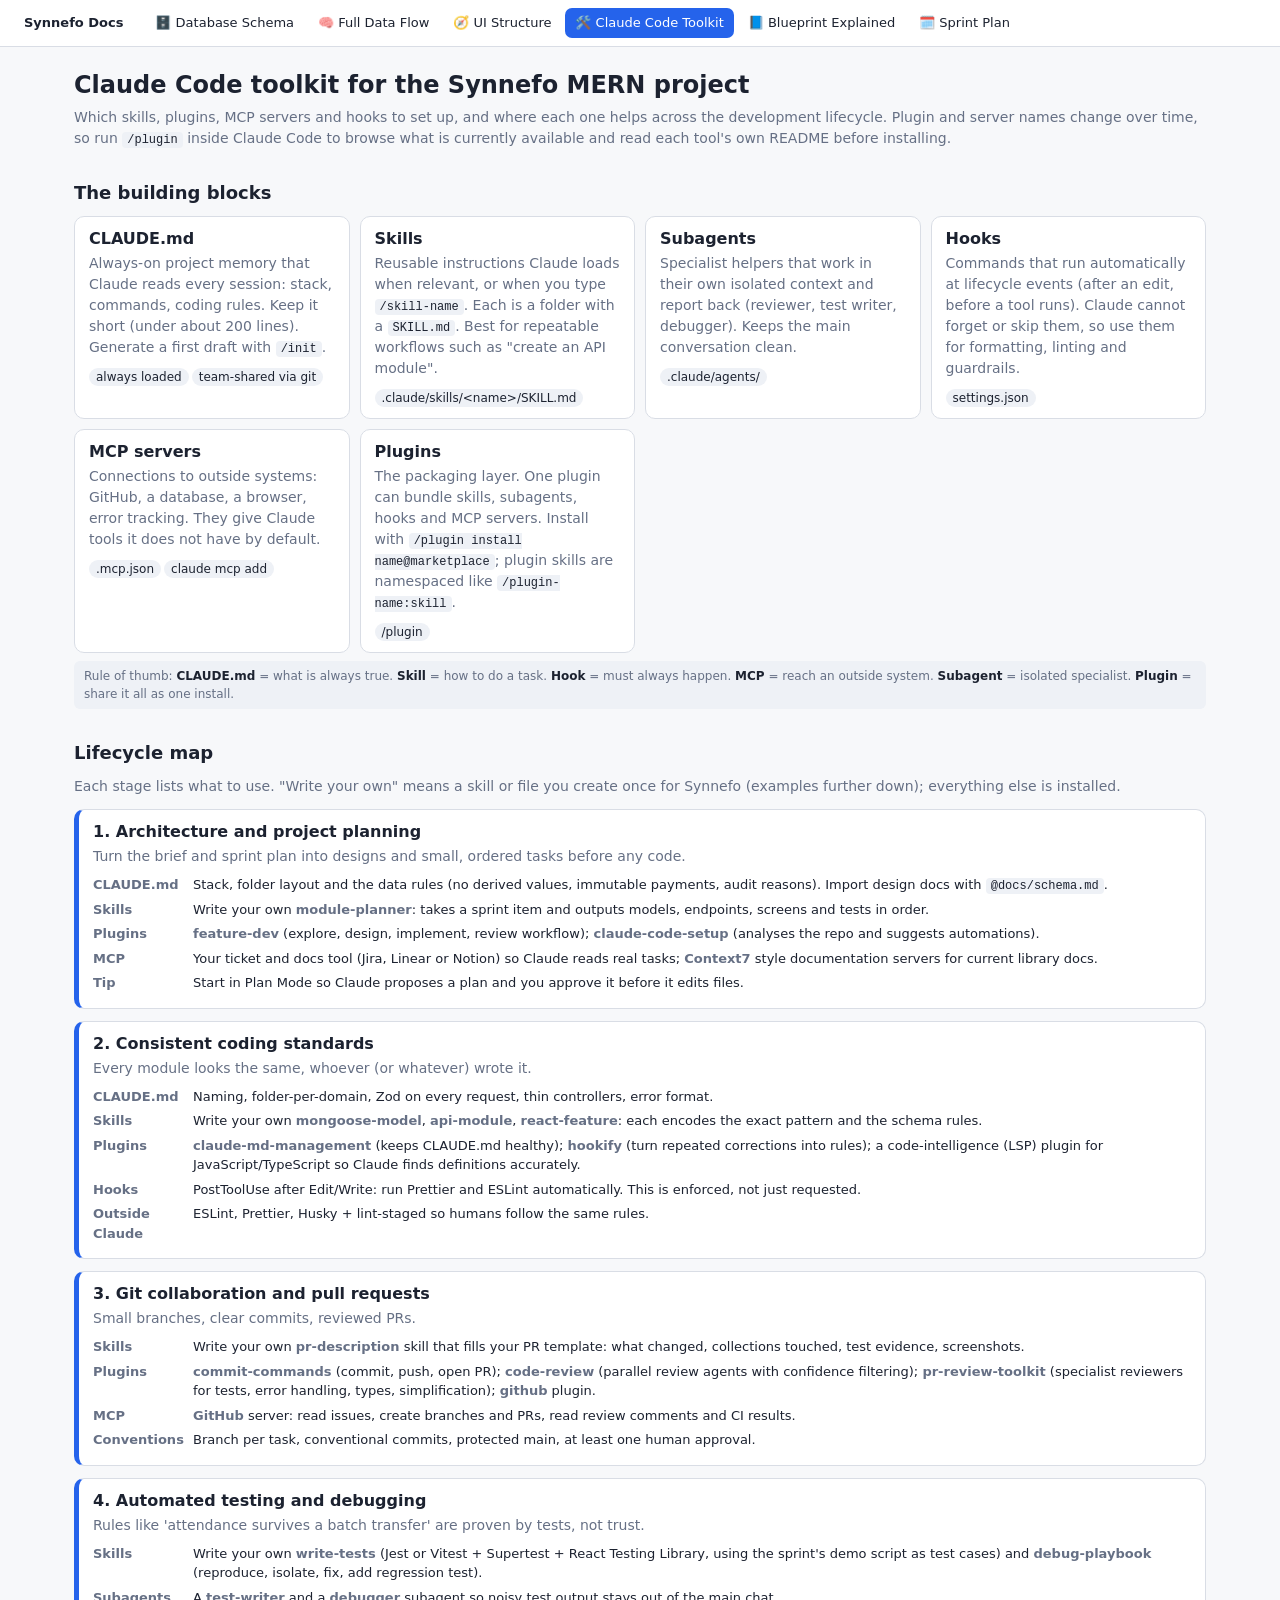
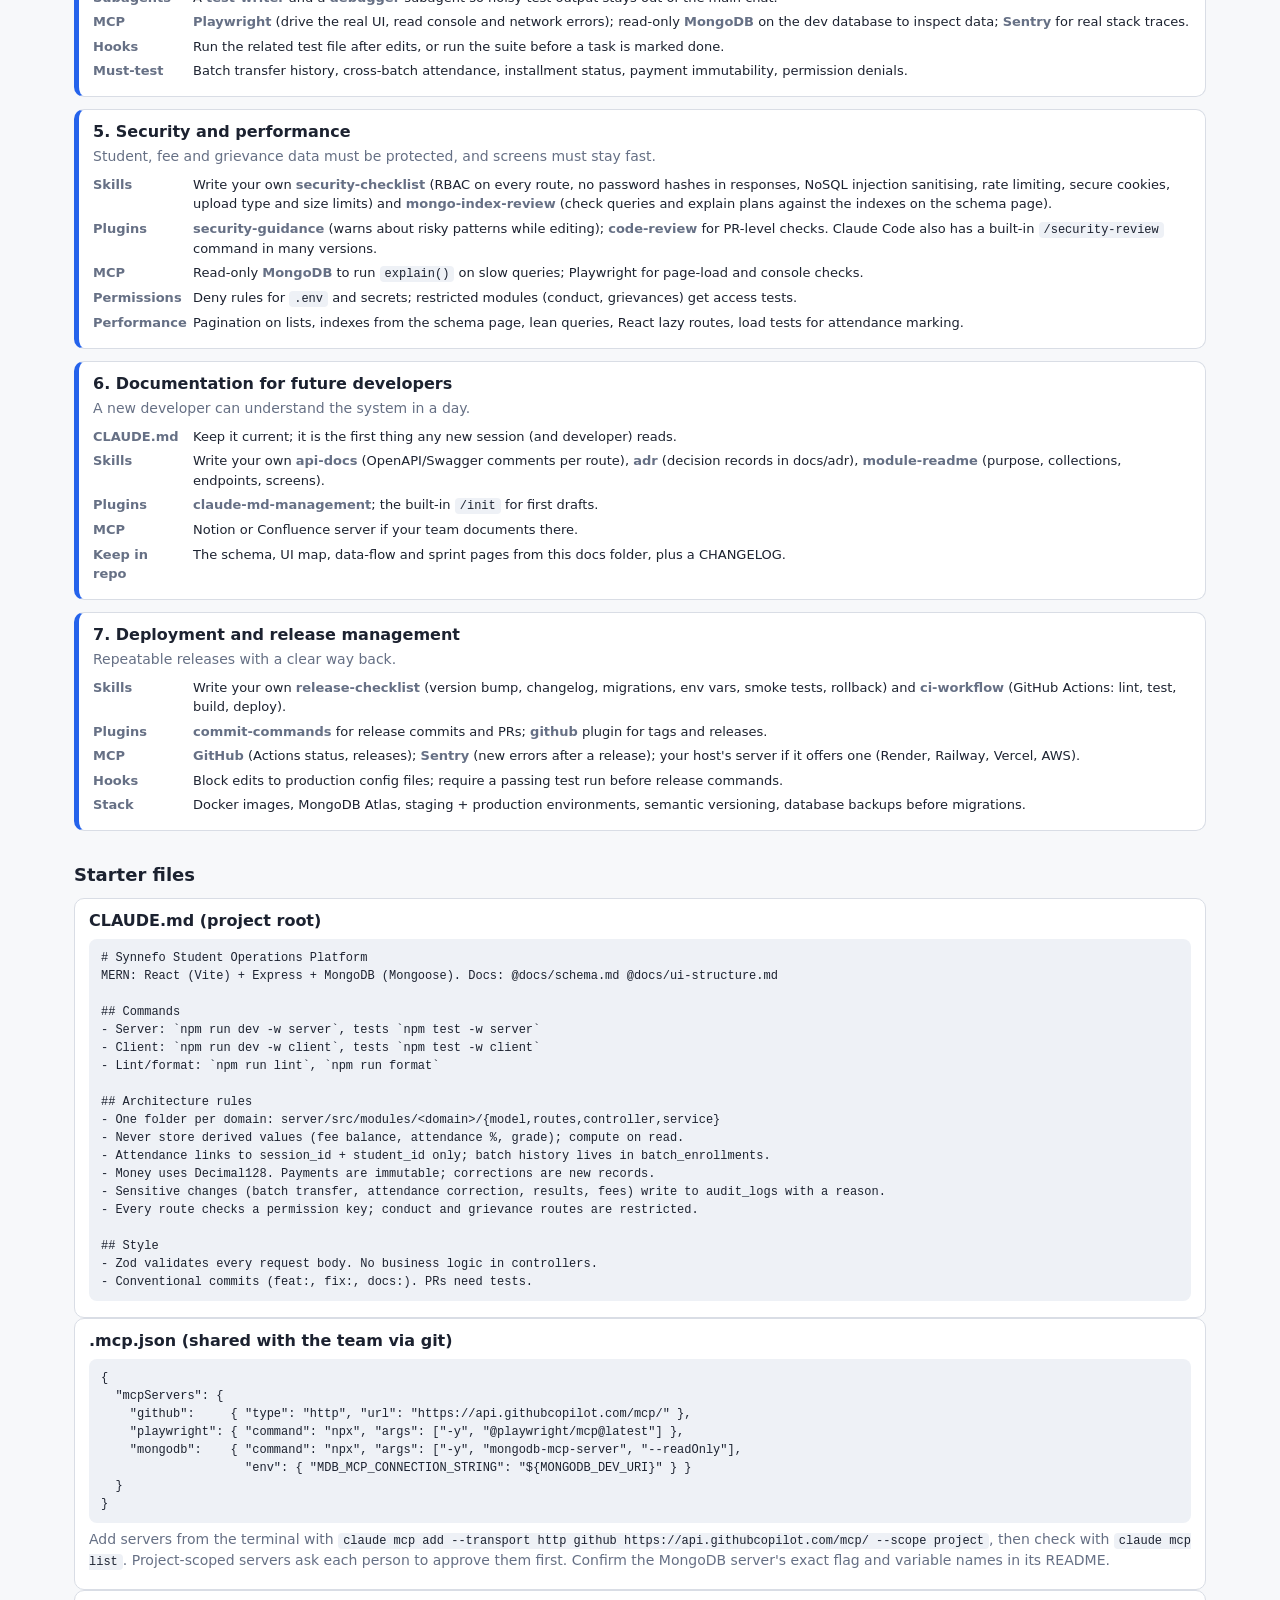
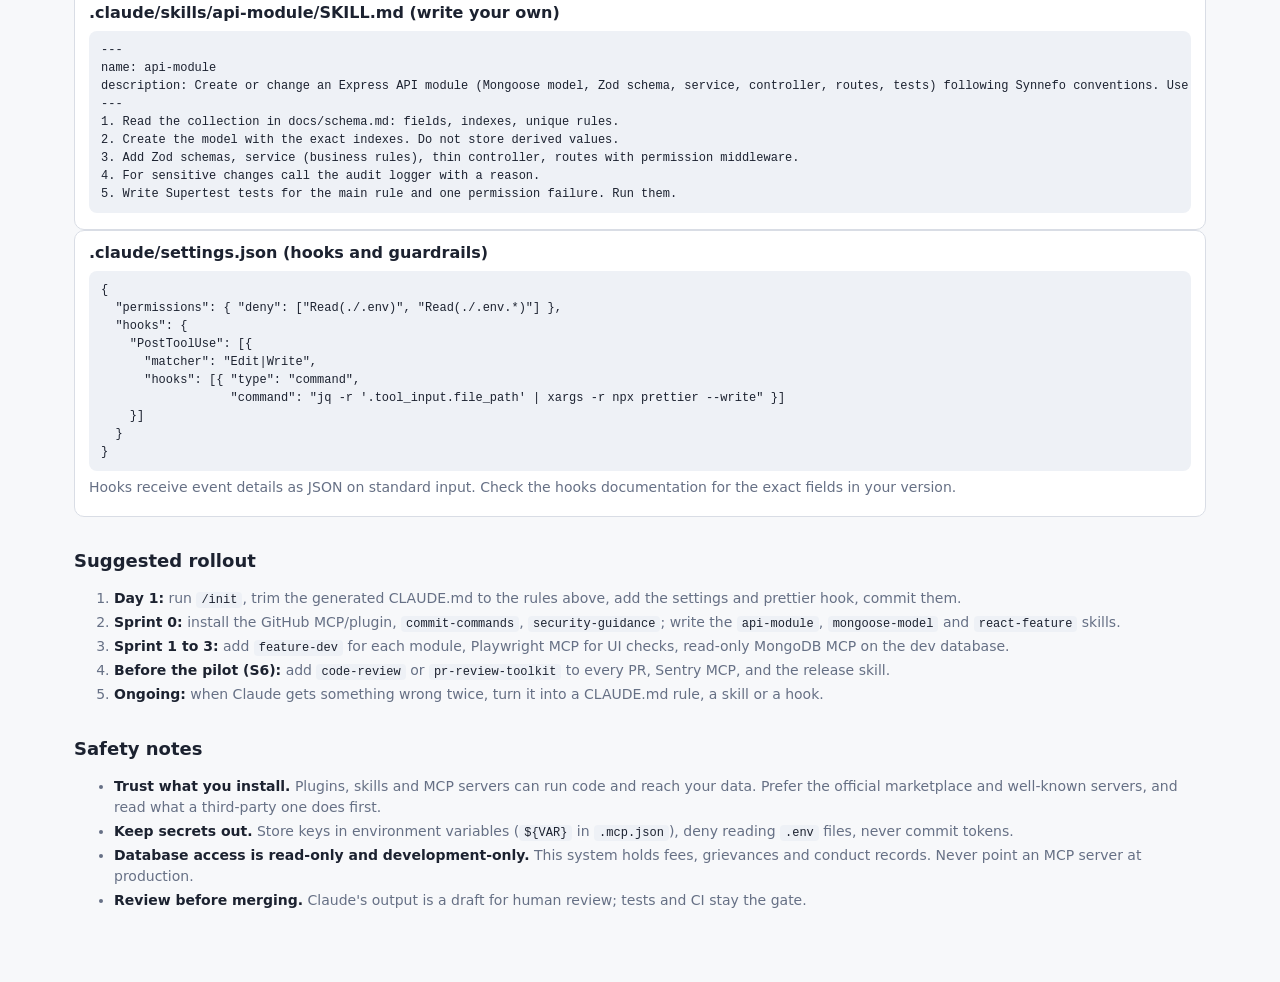
<file: synnefo-docs/pages/claude-code-toolkit.html>
<!DOCTYPE html>
<html lang="en"><head><meta charset="utf-8">
<meta name="viewport" content="width=device-width, initial-scale=1">
<title>Claude Code Toolkit | Synnefo Docs</title>
<link rel="stylesheet" href="../assets/style.css">
</head><body>
<main>
<h1>Claude Code toolkit for the Synnefo MERN project</h1>
<p>Which skills, plugins, MCP servers and hooks to set up, and where each one helps across the development lifecycle. Plugin and server names change over time, so run <code>/plugin</code> inside Claude Code to browse what is currently available and read each tool's own README before installing.</p>

<h2>The building blocks</h2>
<div class="grid">
<div class="card"><h3>CLAUDE.md</h3><p>Always-on project memory that Claude reads every session: stack, commands, coding rules. Keep it short (under about 200 lines). Generate a first draft with <code>/init</code>.</p><span class="tag">always loaded</span><span class="tag">team-shared via git</span></div>
<div class="card"><h3>Skills</h3><p>Reusable instructions Claude loads when relevant, or when you type <code>/skill-name</code>. Each is a folder with a <code>SKILL.md</code>. Best for repeatable workflows such as "create an API module".</p><span class="tag">.claude/skills/&lt;name&gt;/SKILL.md</span></div>
<div class="card"><h3>Subagents</h3><p>Specialist helpers that work in their own isolated context and report back (reviewer, test writer, debugger). Keeps the main conversation clean.</p><span class="tag">.claude/agents/</span></div>
<div class="card"><h3>Hooks</h3><p>Commands that run automatically at lifecycle events (after an edit, before a tool runs). Claude cannot forget or skip them, so use them for formatting, linting and guardrails.</p><span class="tag">settings.json</span></div>
<div class="card"><h3>MCP servers</h3><p>Connections to outside systems: GitHub, a database, a browser, error tracking. They give Claude tools it does not have by default.</p><span class="tag">.mcp.json</span><span class="tag">claude mcp add</span></div>
<div class="card"><h3>Plugins</h3><p>The packaging layer. One plugin can bundle skills, subagents, hooks and MCP servers. Install with <code>/plugin install name@marketplace</code>; plugin skills are namespaced like <code>/plugin-name:skill</code>.</p><span class="tag">/plugin</span></div>
</div>
<div class="note">Rule of thumb: <b>CLAUDE.md</b> = what is always true. <b>Skill</b> = how to do a task. <b>Hook</b> = must always happen. <b>MCP</b> = reach an outside system. <b>Subagent</b> = isolated specialist. <b>Plugin</b> = share it all as one install.</div>

<h2>Lifecycle map</h2>
<p>Each stage lists what to use. "Write your own" means a skill or file you create once for Synnefo (examples further down); everything else is installed.</p>
<div id="stages"></div>

<h2>Starter files</h2>
<div class="card"><h3>CLAUDE.md (project root)</h3>
<pre><code># Synnefo Student Operations Platform
MERN: React (Vite) + Express + MongoDB (Mongoose). Docs: @docs/schema.md @docs/ui-structure.md

## Commands
- Server: `npm run dev -w server`, tests `npm test -w server`
- Client: `npm run dev -w client`, tests `npm test -w client`
- Lint/format: `npm run lint`, `npm run format`

## Architecture rules
- One folder per domain: server/src/modules/&lt;domain&gt;/{model,routes,controller,service}
- Never store derived values (fee balance, attendance %, grade); compute on read.
- Attendance links to session_id + student_id only; batch history lives in batch_enrollments.
- Money uses Decimal128. Payments are immutable; corrections are new records.
- Sensitive changes (batch transfer, attendance correction, results, fees) write to audit_logs with a reason.
- Every route checks a permission key; conduct and grievance routes are restricted.

## Style
- Zod validates every request body. No business logic in controllers.
- Conventional commits (feat:, fix:, docs:). PRs need tests.</code></pre></div>

<div class="card"><h3>.mcp.json (shared with the team via git)</h3>
<pre><code>{
  "mcpServers": {
    "github":     { "type": "http", "url": "https://api.githubcopilot.com/mcp/" },
    "playwright": { "command": "npx", "args": ["-y", "@playwright/mcp@latest"] },
    "mongodb":    { "command": "npx", "args": ["-y", "mongodb-mcp-server", "--readOnly"],
                    "env": { "MDB_MCP_CONNECTION_STRING": "${MONGODB_DEV_URI}" } }
  }
}</code></pre>
<p>Add servers from the terminal with <code>claude mcp add --transport http github https://api.githubcopilot.com/mcp/ --scope project</code>, then check with <code>claude mcp list</code>. Project-scoped servers ask each person to approve them first. Confirm the MongoDB server's exact flag and variable names in its README.</p></div>

<div class="card"><h3>.claude/skills/api-module/SKILL.md (write your own)</h3>
<pre><code>---
name: api-module
description: Create or change an Express API module (Mongoose model, Zod schema, service, controller, routes, tests) following Synnefo conventions. Use when adding backend features.
---
1. Read the collection in docs/schema.md: fields, indexes, unique rules.
2. Create the model with the exact indexes. Do not store derived values.
3. Add Zod schemas, service (business rules), thin controller, routes with permission middleware.
4. For sensitive changes call the audit logger with a reason.
5. Write Supertest tests for the main rule and one permission failure. Run them.</code></pre></div>

<div class="card"><h3>.claude/settings.json (hooks and guardrails)</h3>
<pre><code>{
  "permissions": { "deny": ["Read(./.env)", "Read(./.env.*)"] },
  "hooks": {
    "PostToolUse": [{
      "matcher": "Edit|Write",
      "hooks": [{ "type": "command",
                  "command": "jq -r '.tool_input.file_path' | xargs -r npx prettier --write" }]
    }]
  }
}</code></pre>
<p>Hooks receive event details as JSON on standard input. Check the hooks documentation for the exact fields in your version.</p></div>

<h2>Suggested rollout</h2>
<ol>
<li><b>Day 1:</b> run <code>/init</code>, trim the generated CLAUDE.md to the rules above, add the settings and prettier hook, commit them.</li>
<li><b>Sprint 0:</b> install the GitHub MCP/plugin, <code>commit-commands</code>, <code>security-guidance</code>; write the <code>api-module</code>, <code>mongoose-model</code> and <code>react-feature</code> skills.</li>
<li><b>Sprint 1 to 3:</b> add <code>feature-dev</code> for each module, Playwright MCP for UI checks, read-only MongoDB MCP on the dev database.</li>
<li><b>Before the pilot (S6):</b> add <code>code-review</code> or <code>pr-review-toolkit</code> to every PR, Sentry MCP, and the release skill.</li>
<li><b>Ongoing:</b> when Claude gets something wrong twice, turn it into a CLAUDE.md rule, a skill or a hook.</li>
</ol>

<h2>Safety notes</h2>
<ul>
<li><b>Trust what you install.</b> Plugins, skills and MCP servers can run code and reach your data. Prefer the official marketplace and well-known servers, and read what a third-party one does first.</li>
<li><b>Keep secrets out.</b> Store keys in environment variables (<code>${VAR}</code> in <code>.mcp.json</code>), deny reading <code>.env</code> files, never commit tokens.</li>
<li><b>Database access is read-only and development-only.</b> This system holds fees, grievances and conduct records. Never point an MCP server at production.</li>
<li><b>Review before merging.</b> Claude's output is a draft for human review; tests and CI stay the gate.</li>
</ul>
</main>
<script>
const S=[
{t:"1. Architecture and project planning",g:"Turn the brief and sprint plan into designs and small, ordered tasks before any code.",
 r:[["CLAUDE.md","Stack, folder layout and the data rules (no derived values, immutable payments, audit reasons). Import design docs with <code>@docs/schema.md</code>."],
  ["Skills","Write your own <b>module-planner</b>: takes a sprint item and outputs models, endpoints, screens and tests in order."],
  ["Plugins","<b>feature-dev</b> (explore, design, implement, review workflow); <b>claude-code-setup</b> (analyses the repo and suggests automations)."],
  ["MCP","Your ticket and docs tool (Jira, Linear or Notion) so Claude reads real tasks; <b>Context7</b> style documentation servers for current library docs."],
  ["Tip","Start in Plan Mode so Claude proposes a plan and you approve it before it edits files."]]},
{t:"2. Consistent coding standards",g:"Every module looks the same, whoever (or whatever) wrote it.",
 r:[["CLAUDE.md","Naming, folder-per-domain, Zod on every request, thin controllers, error format."],
  ["Skills","Write your own <b>mongoose-model</b>, <b>api-module</b>, <b>react-feature</b>: each encodes the exact pattern and the schema rules."],
  ["Plugins","<b>claude-md-management</b> (keeps CLAUDE.md healthy); <b>hookify</b> (turn repeated corrections into rules); a code-intelligence (LSP) plugin for JavaScript/TypeScript so Claude finds definitions accurately."],
  ["Hooks","PostToolUse after Edit/Write: run Prettier and ESLint automatically. This is enforced, not just requested."],
  ["Outside Claude","ESLint, Prettier, Husky + lint-staged so humans follow the same rules."]]},
{t:"3. Git collaboration and pull requests",g:"Small branches, clear commits, reviewed PRs.",
 r:[["Skills","Write your own <b>pr-description</b> skill that fills your PR template: what changed, collections touched, test evidence, screenshots."],
  ["Plugins","<b>commit-commands</b> (commit, push, open PR); <b>code-review</b> (parallel review agents with confidence filtering); <b>pr-review-toolkit</b> (specialist reviewers for tests, error handling, types, simplification); <b>github</b> plugin."],
  ["MCP","<b>GitHub</b> server: read issues, create branches and PRs, read review comments and CI results."],
  ["Conventions","Branch per task, conventional commits, protected main, at least one human approval."]]},
{t:"4. Automated testing and debugging",g:"Rules like 'attendance survives a batch transfer' are proven by tests, not trust.",
 r:[["Skills","Write your own <b>write-tests</b> (Jest or Vitest + Supertest + React Testing Library, using the sprint's demo script as test cases) and <b>debug-playbook</b> (reproduce, isolate, fix, add regression test)."],
  ["Subagents","A <b>test-writer</b> and a <b>debugger</b> subagent so noisy test output stays out of the main chat."],
  ["MCP","<b>Playwright</b> (drive the real UI, read console and network errors); read-only <b>MongoDB</b> on the dev database to inspect data; <b>Sentry</b> for real stack traces."],
  ["Hooks","Run the related test file after edits, or run the suite before a task is marked done."],
  ["Must-test","Batch transfer history, cross-batch attendance, installment status, payment immutability, permission denials."]]},
{t:"5. Security and performance",g:"Student, fee and grievance data must be protected, and screens must stay fast.",
 r:[["Skills","Write your own <b>security-checklist</b> (RBAC on every route, no password hashes in responses, NoSQL injection sanitising, rate limiting, secure cookies, upload type and size limits) and <b>mongo-index-review</b> (check queries and explain plans against the indexes on the schema page)."],
  ["Plugins","<b>security-guidance</b> (warns about risky patterns while editing); <b>code-review</b> for PR-level checks. Claude Code also has a built-in <code>/security-review</code> command in many versions."],
  ["MCP","Read-only <b>MongoDB</b> to run <code>explain()</code> on slow queries; Playwright for page-load and console checks."],
  ["Permissions","Deny rules for <code>.env</code> and secrets; restricted modules (conduct, grievances) get access tests."],
  ["Performance","Pagination on lists, indexes from the schema page, lean queries, React lazy routes, load tests for attendance marking."]]},
{t:"6. Documentation for future developers",g:"A new developer can understand the system in a day.",
 r:[["CLAUDE.md","Keep it current; it is the first thing any new session (and developer) reads."],
  ["Skills","Write your own <b>api-docs</b> (OpenAPI/Swagger comments per route), <b>adr</b> (decision records in docs/adr), <b>module-readme</b> (purpose, collections, endpoints, screens)."],
  ["Plugins","<b>claude-md-management</b>; the built-in <code>/init</code> for first drafts."],
  ["MCP","Notion or Confluence server if your team documents there."],
  ["Keep in repo","The schema, UI map, data-flow and sprint pages from this docs folder, plus a CHANGELOG."]]},
{t:"7. Deployment and release management",g:"Repeatable releases with a clear way back.",
 r:[["Skills","Write your own <b>release-checklist</b> (version bump, changelog, migrations, env vars, smoke tests, rollback) and <b>ci-workflow</b> (GitHub Actions: lint, test, build, deploy)."],
  ["Plugins","<b>commit-commands</b> for release commits and PRs; <b>github</b> plugin for tags and releases."],
  ["MCP","<b>GitHub</b> (Actions status, releases); <b>Sentry</b> (new errors after a release); your host's server if it offers one (Render, Railway, Vercel, AWS)."],
  ["Hooks","Block edits to production config files; require a passing test run before release commands."],
  ["Stack","Docker images, MongoDB Atlas, staging + production environments, semantic versioning, database backups before migrations."]]}
];
document.getElementById("stages").innerHTML=S.map(s=>`<div class="card accent"><h3>${s.t}</h3><p>${s.g}</p>${s.r.map(r=>`<div class="lane"><b>${r[0]}</b><div>${r[1]}</div></div>`).join("")}</div>`).join("");
</script>
<script src="../assets/site.js" data-root=".."></script>
</body></html>
</file>
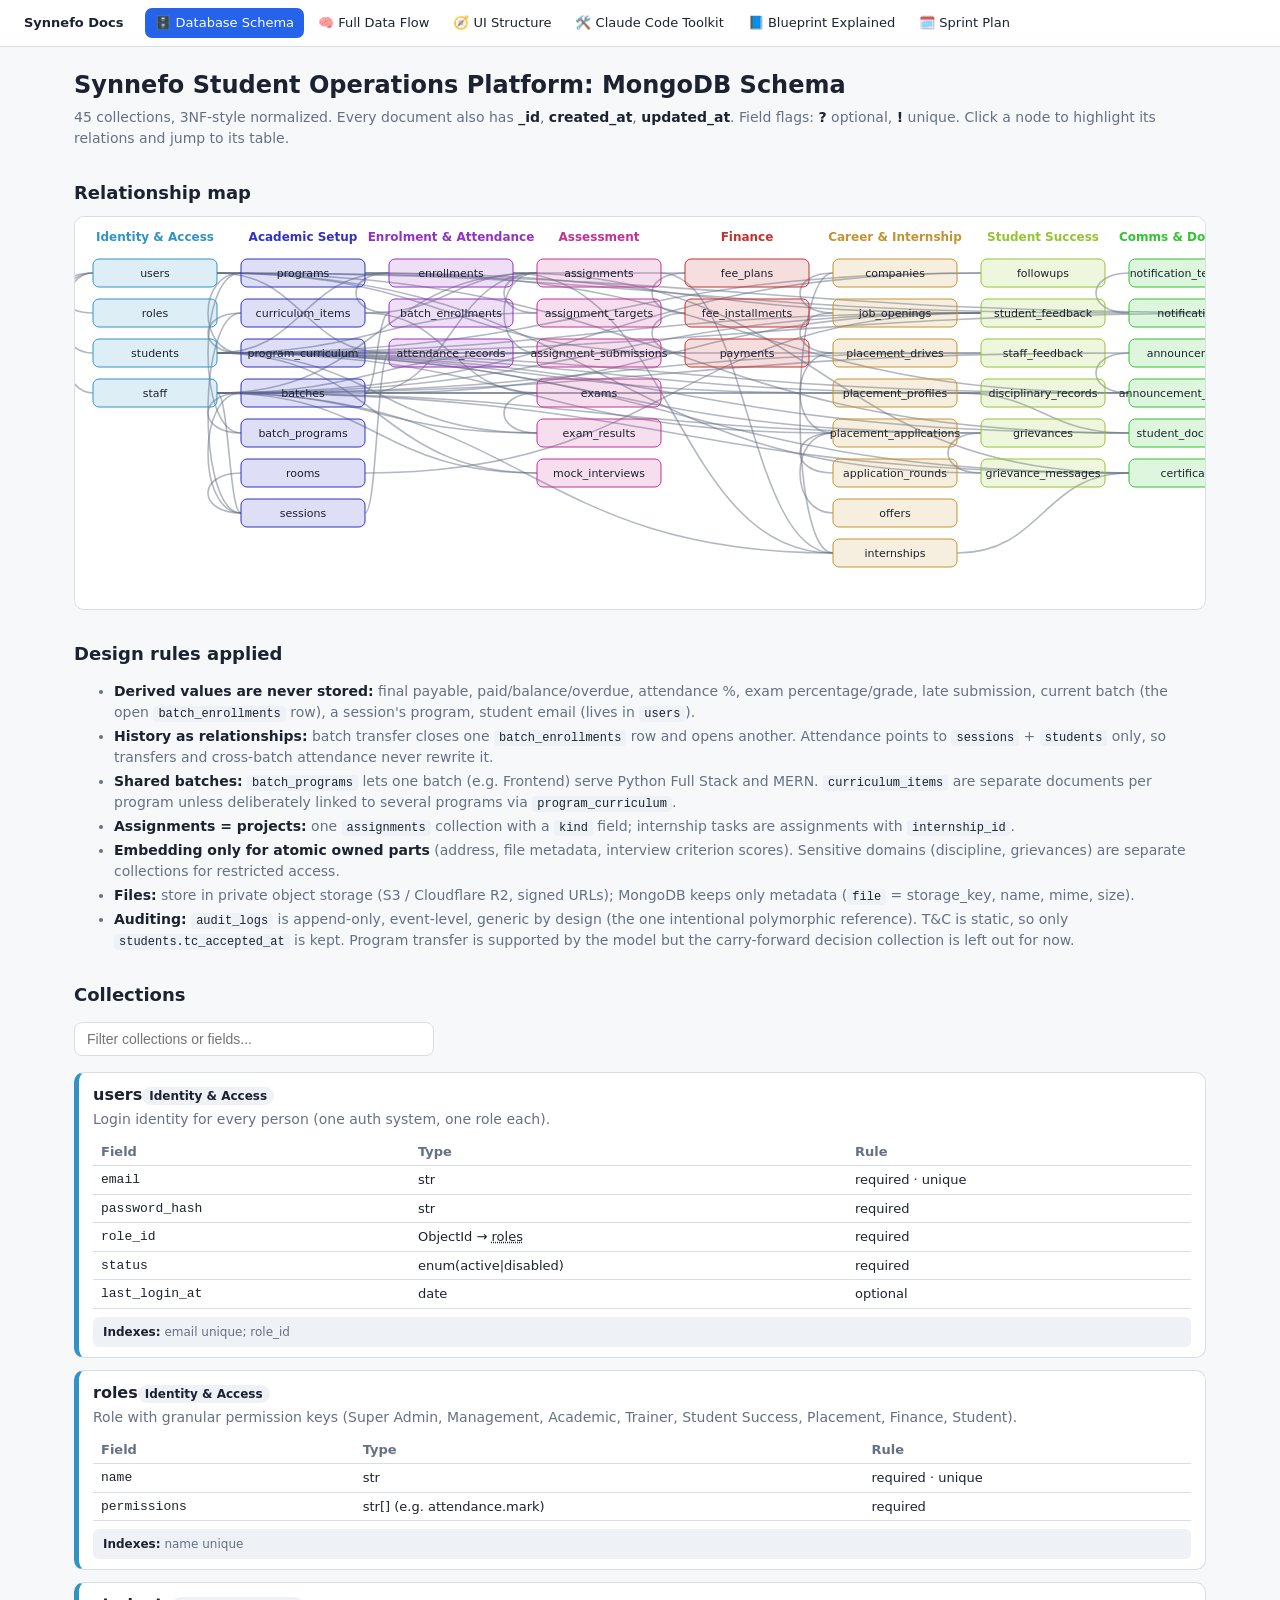
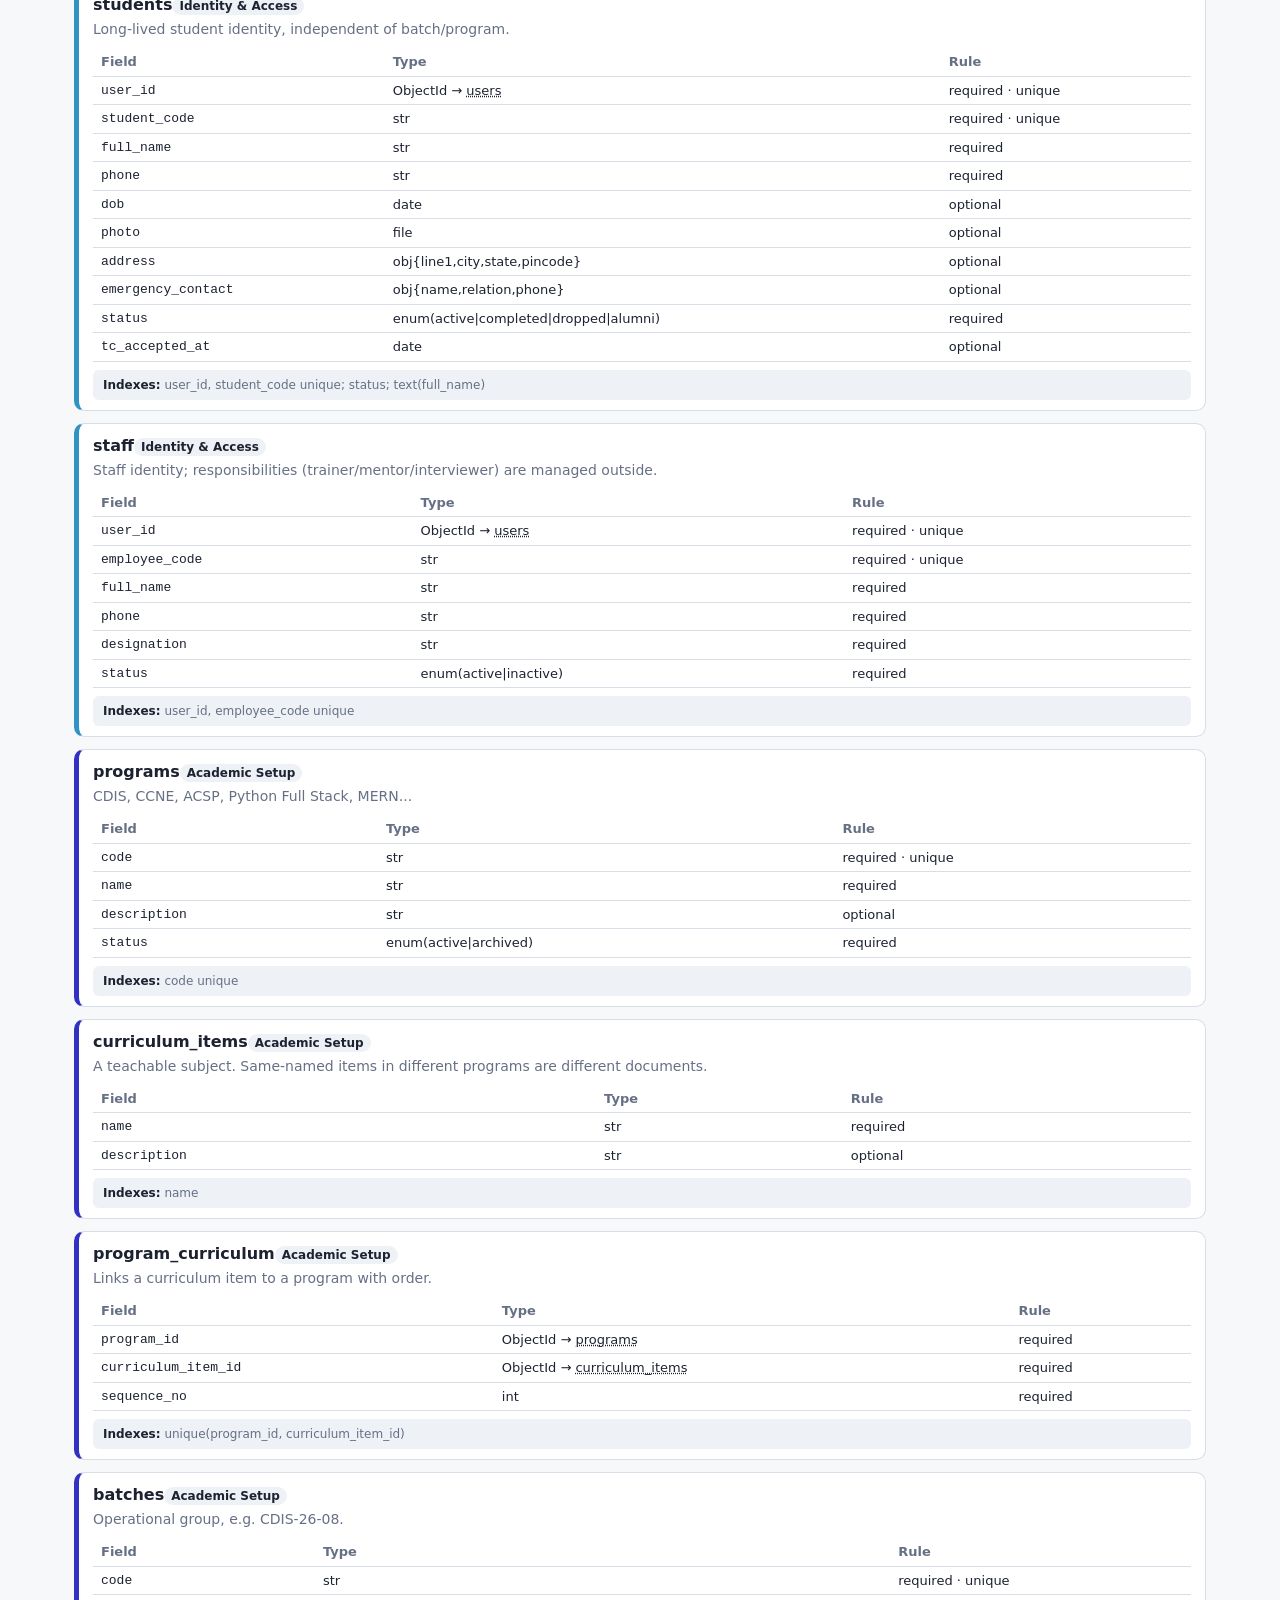
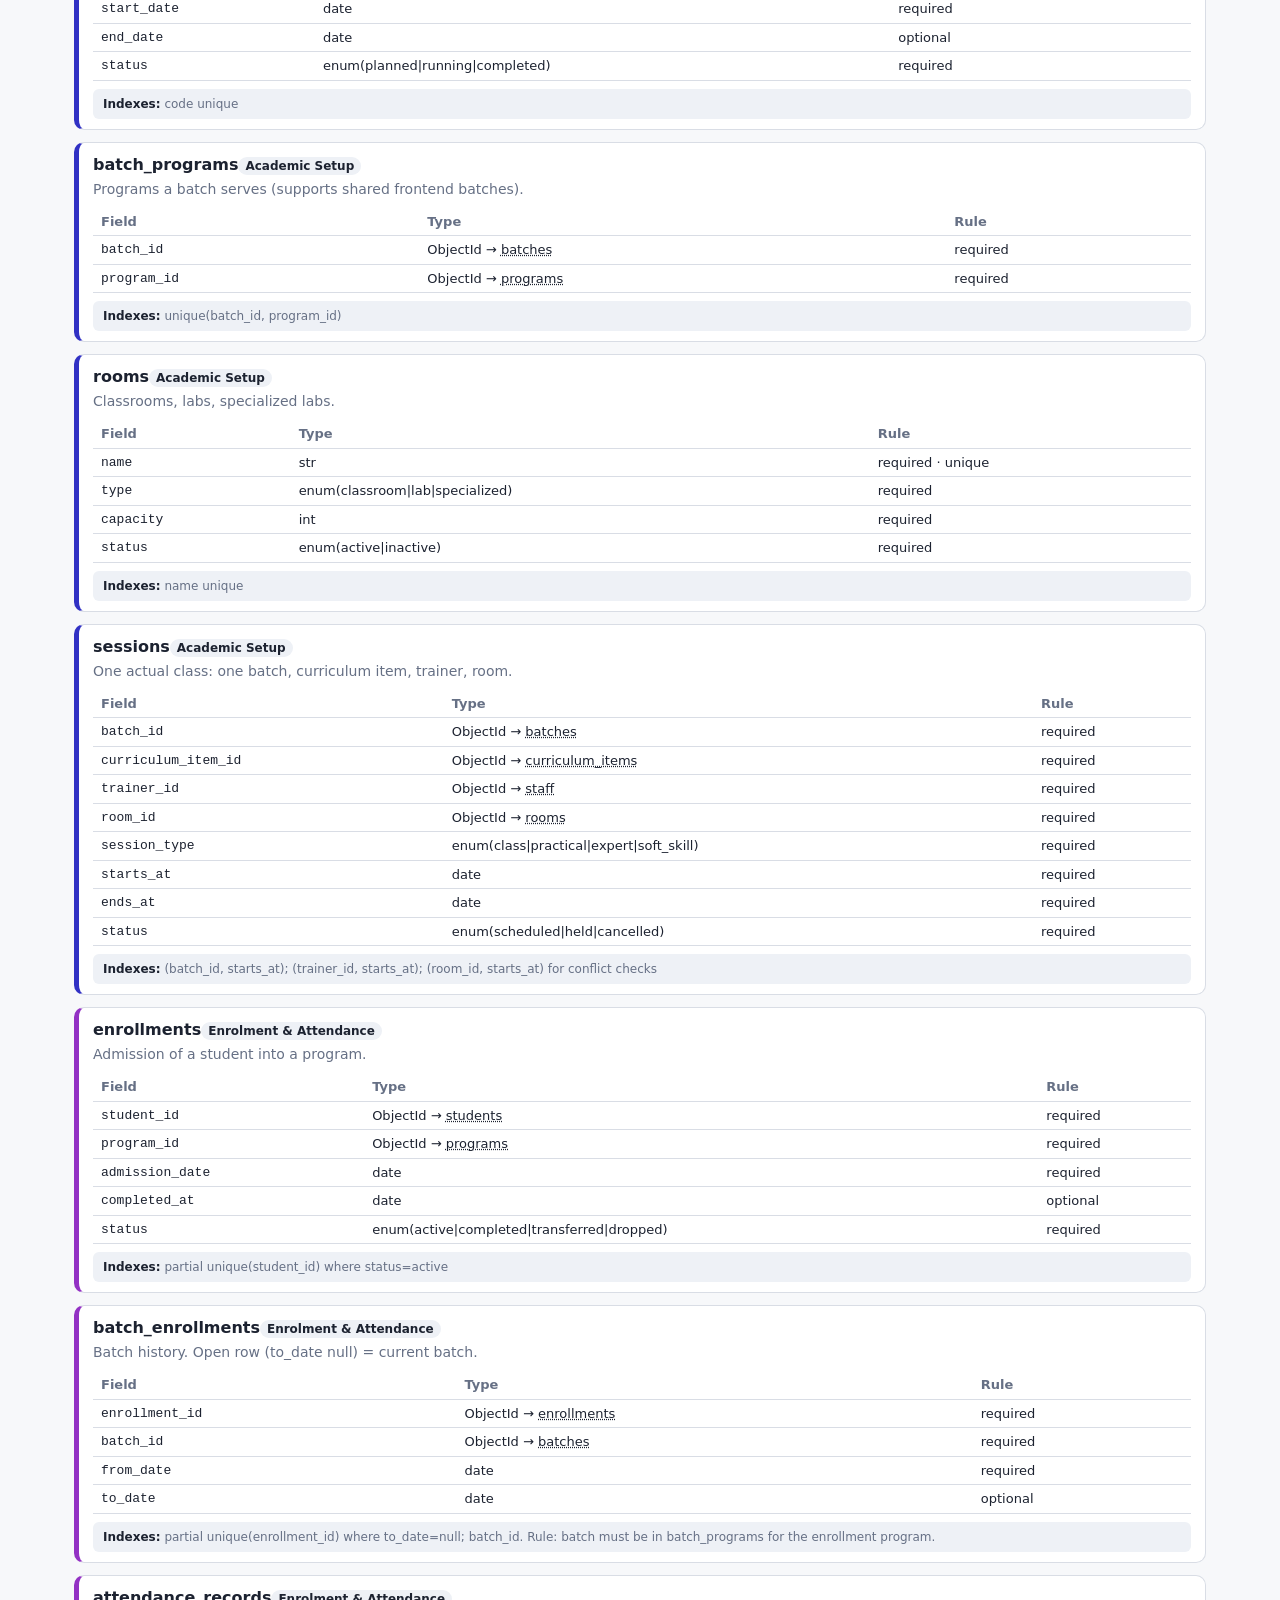
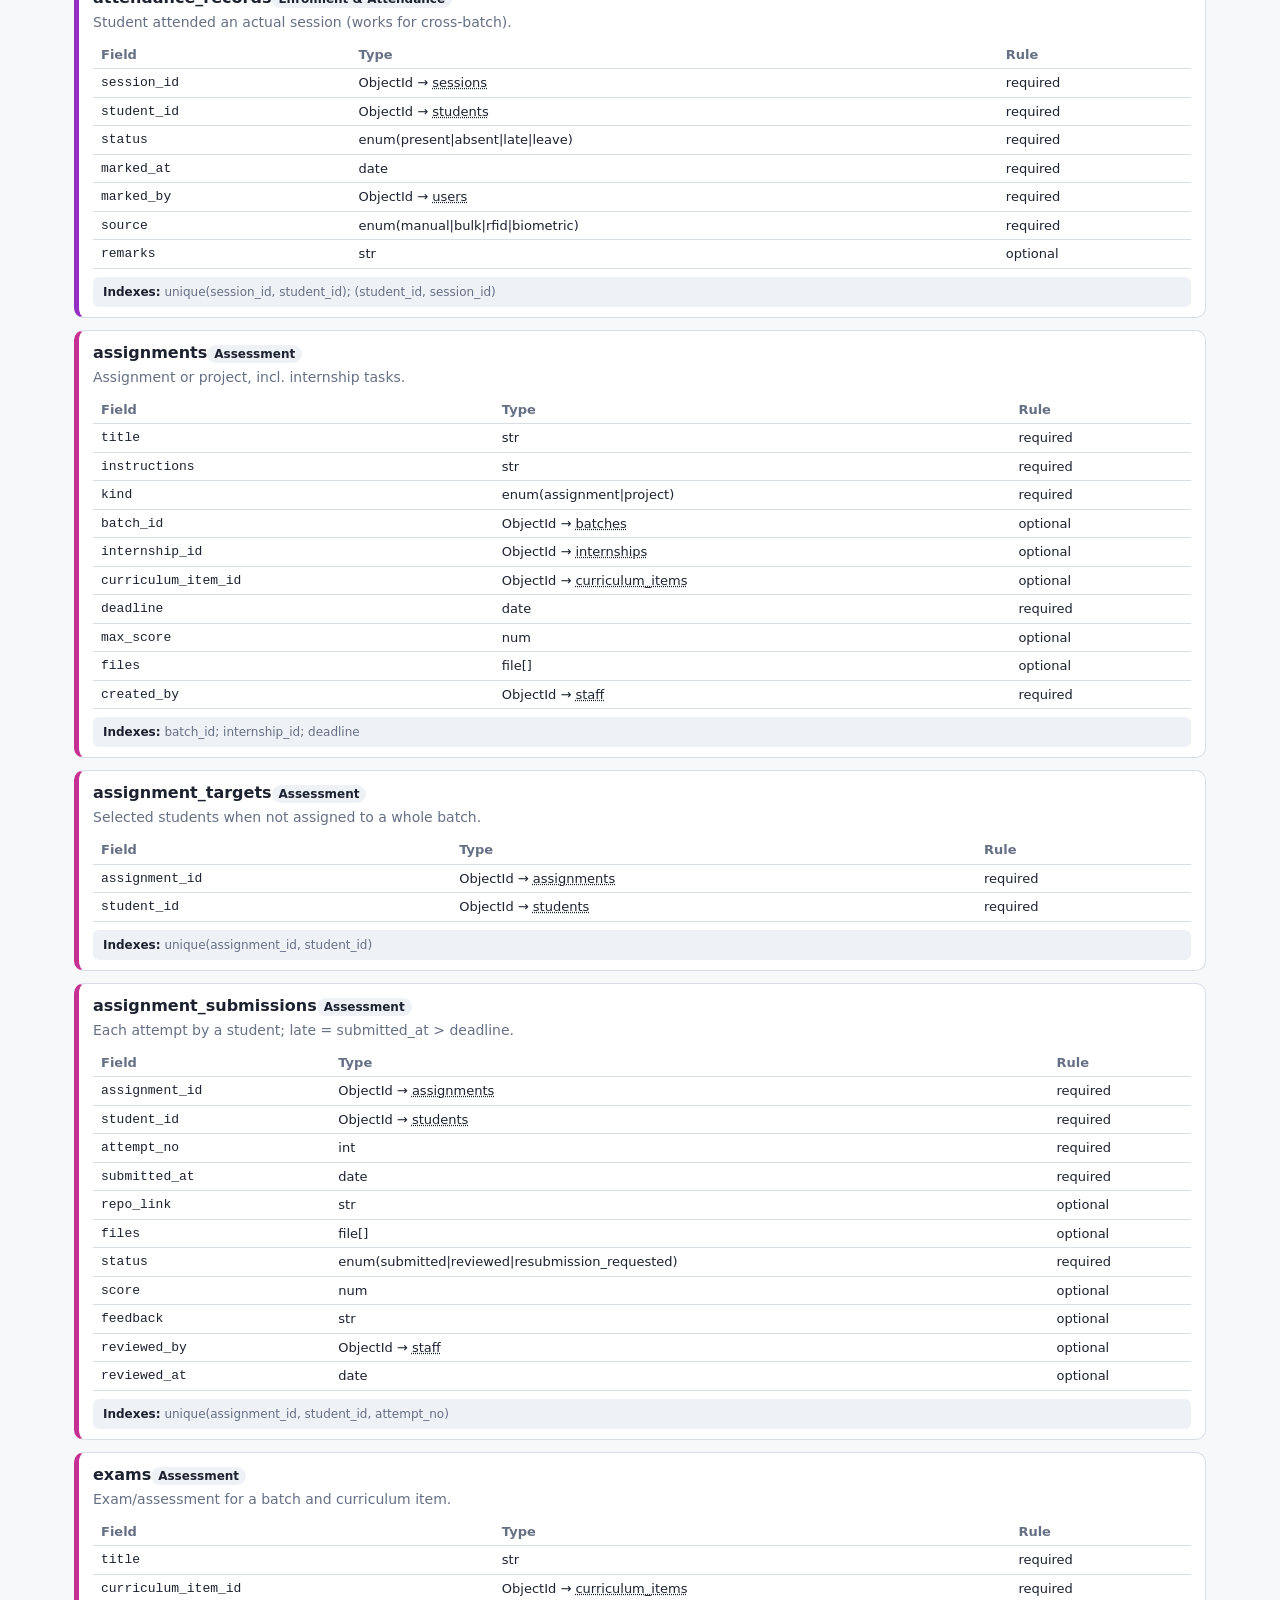
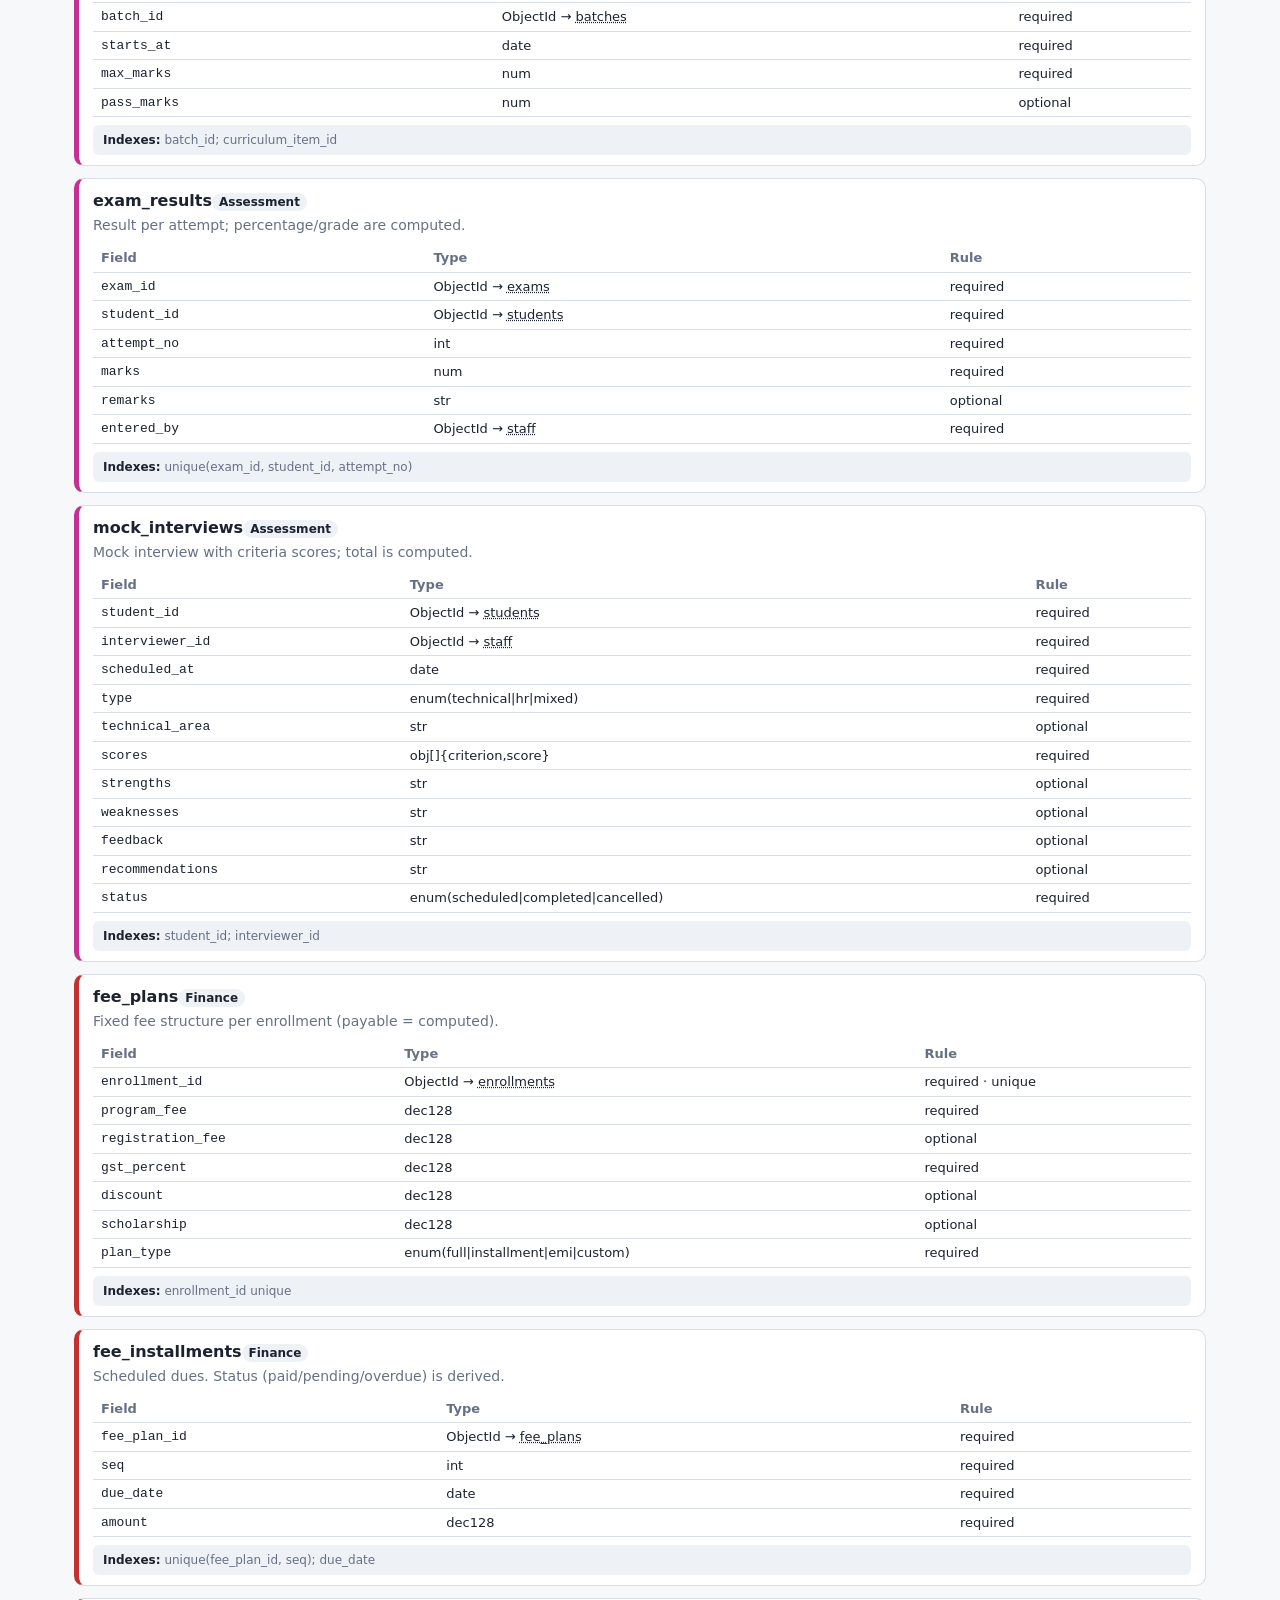
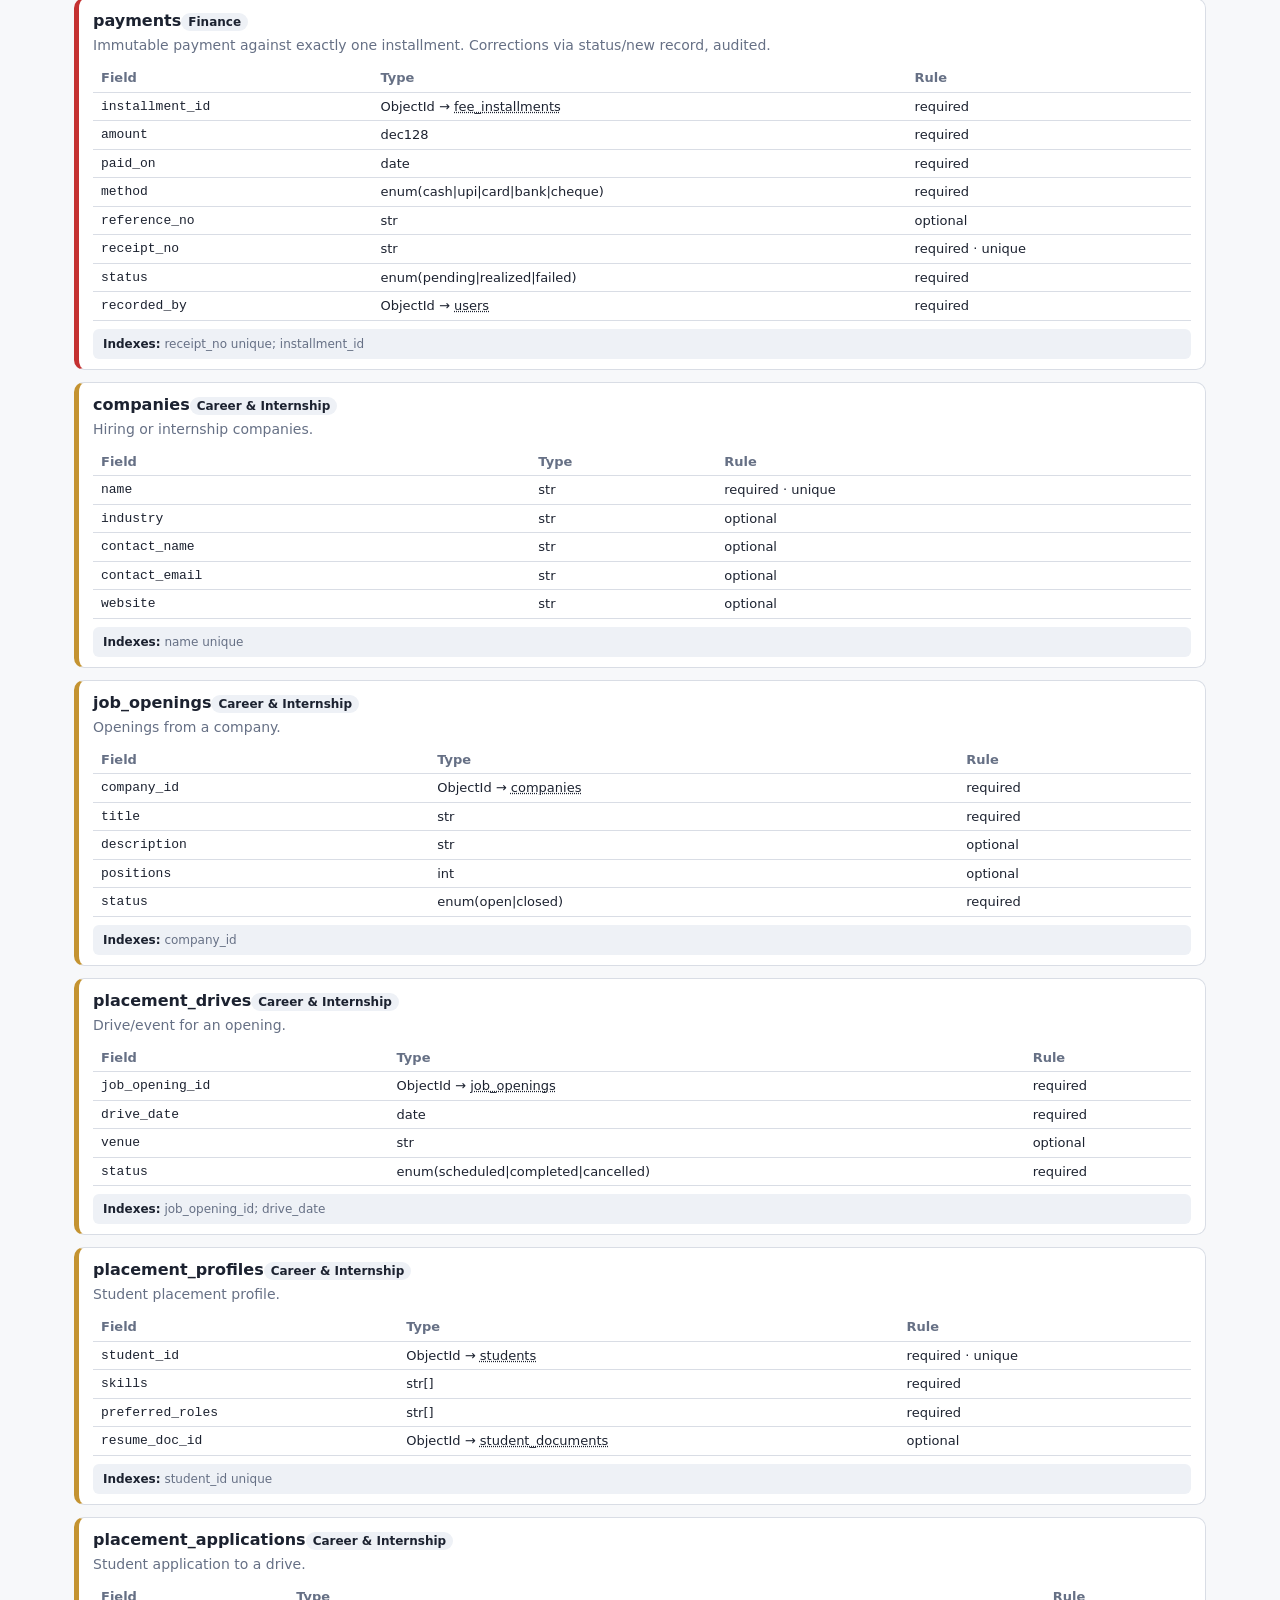
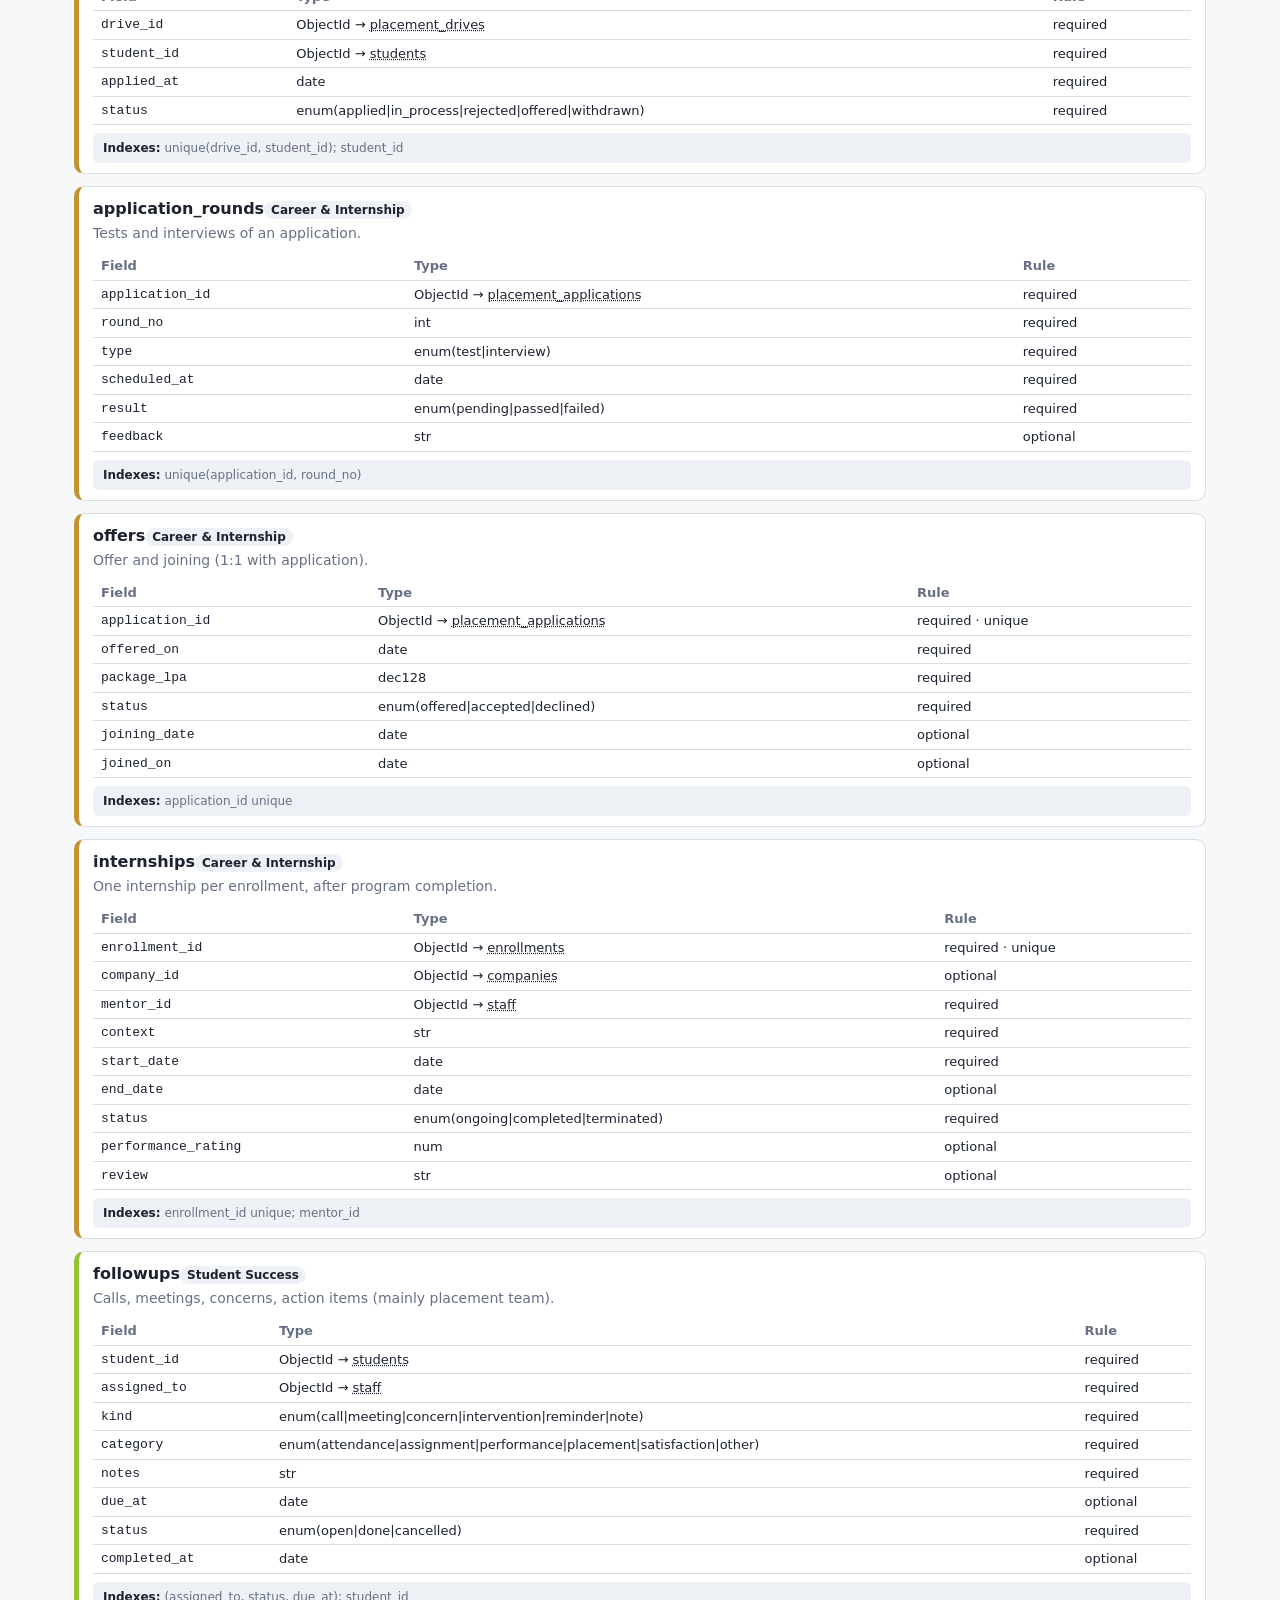
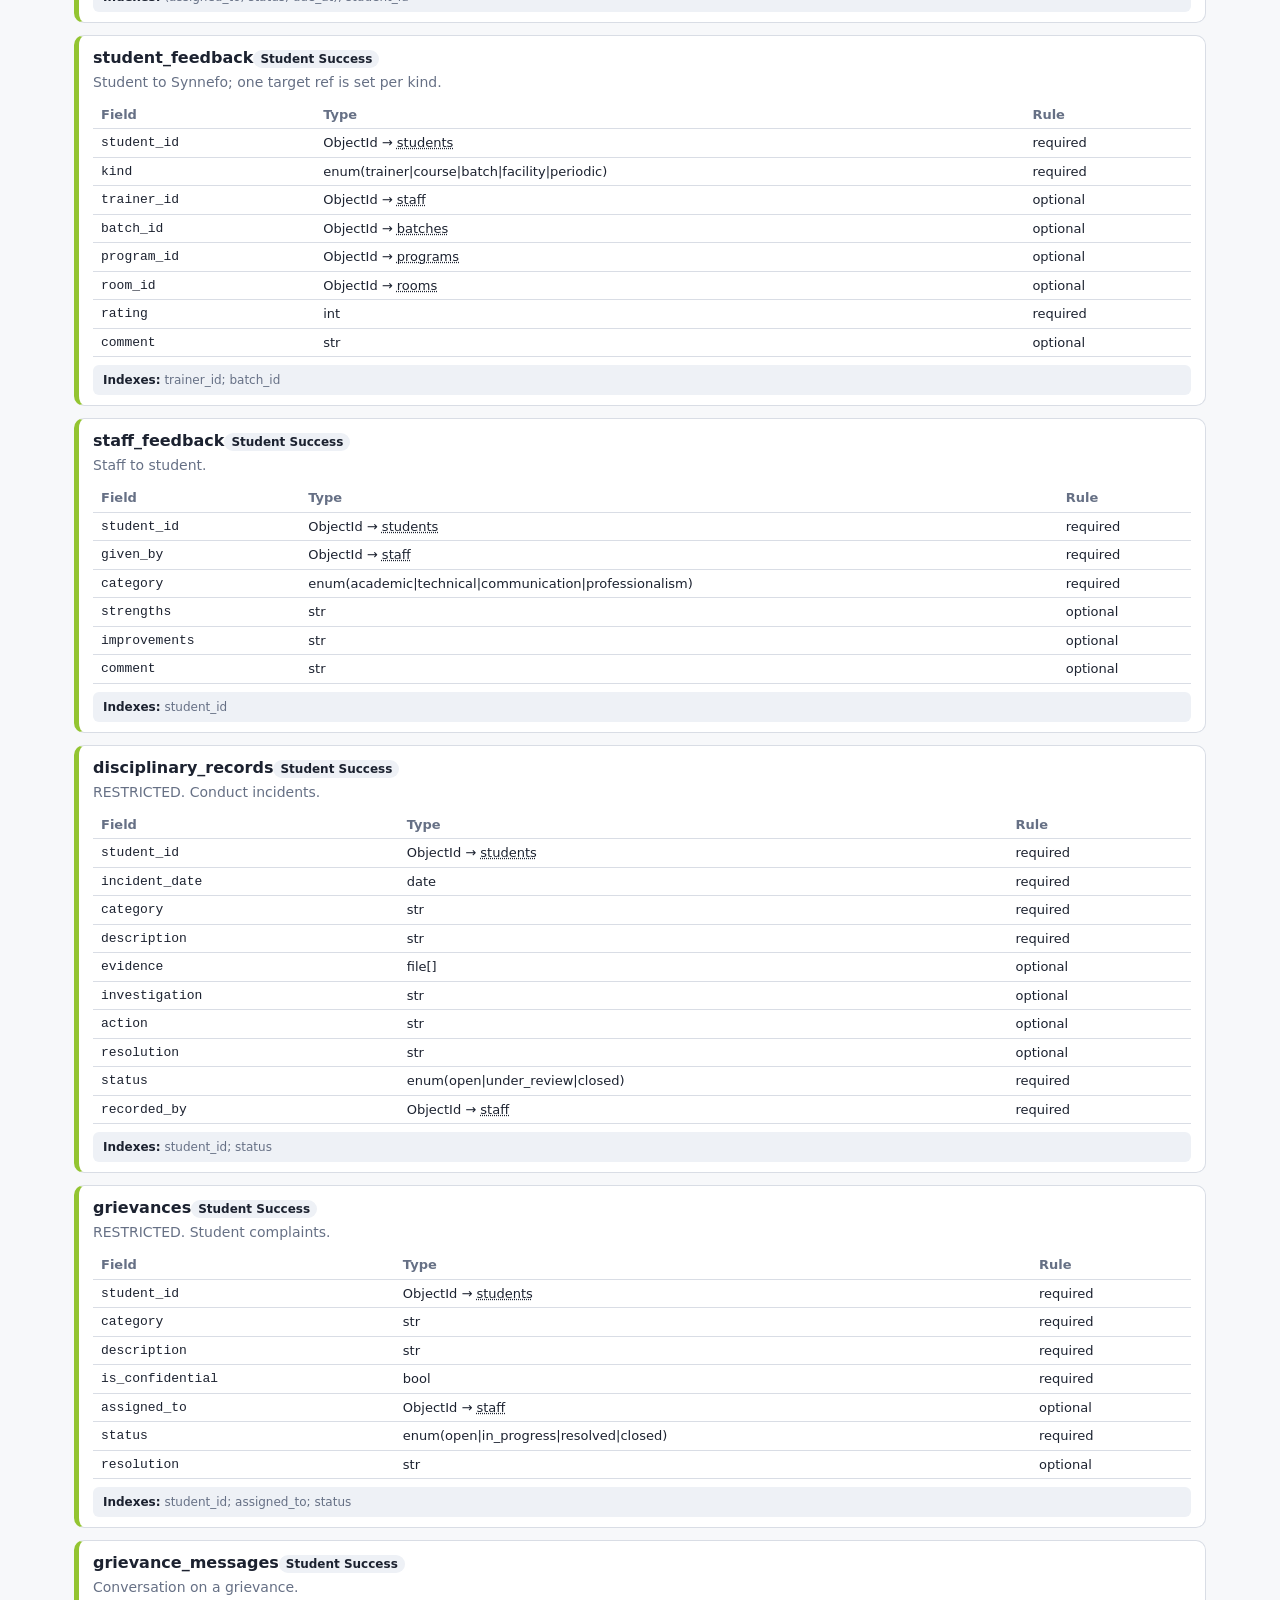
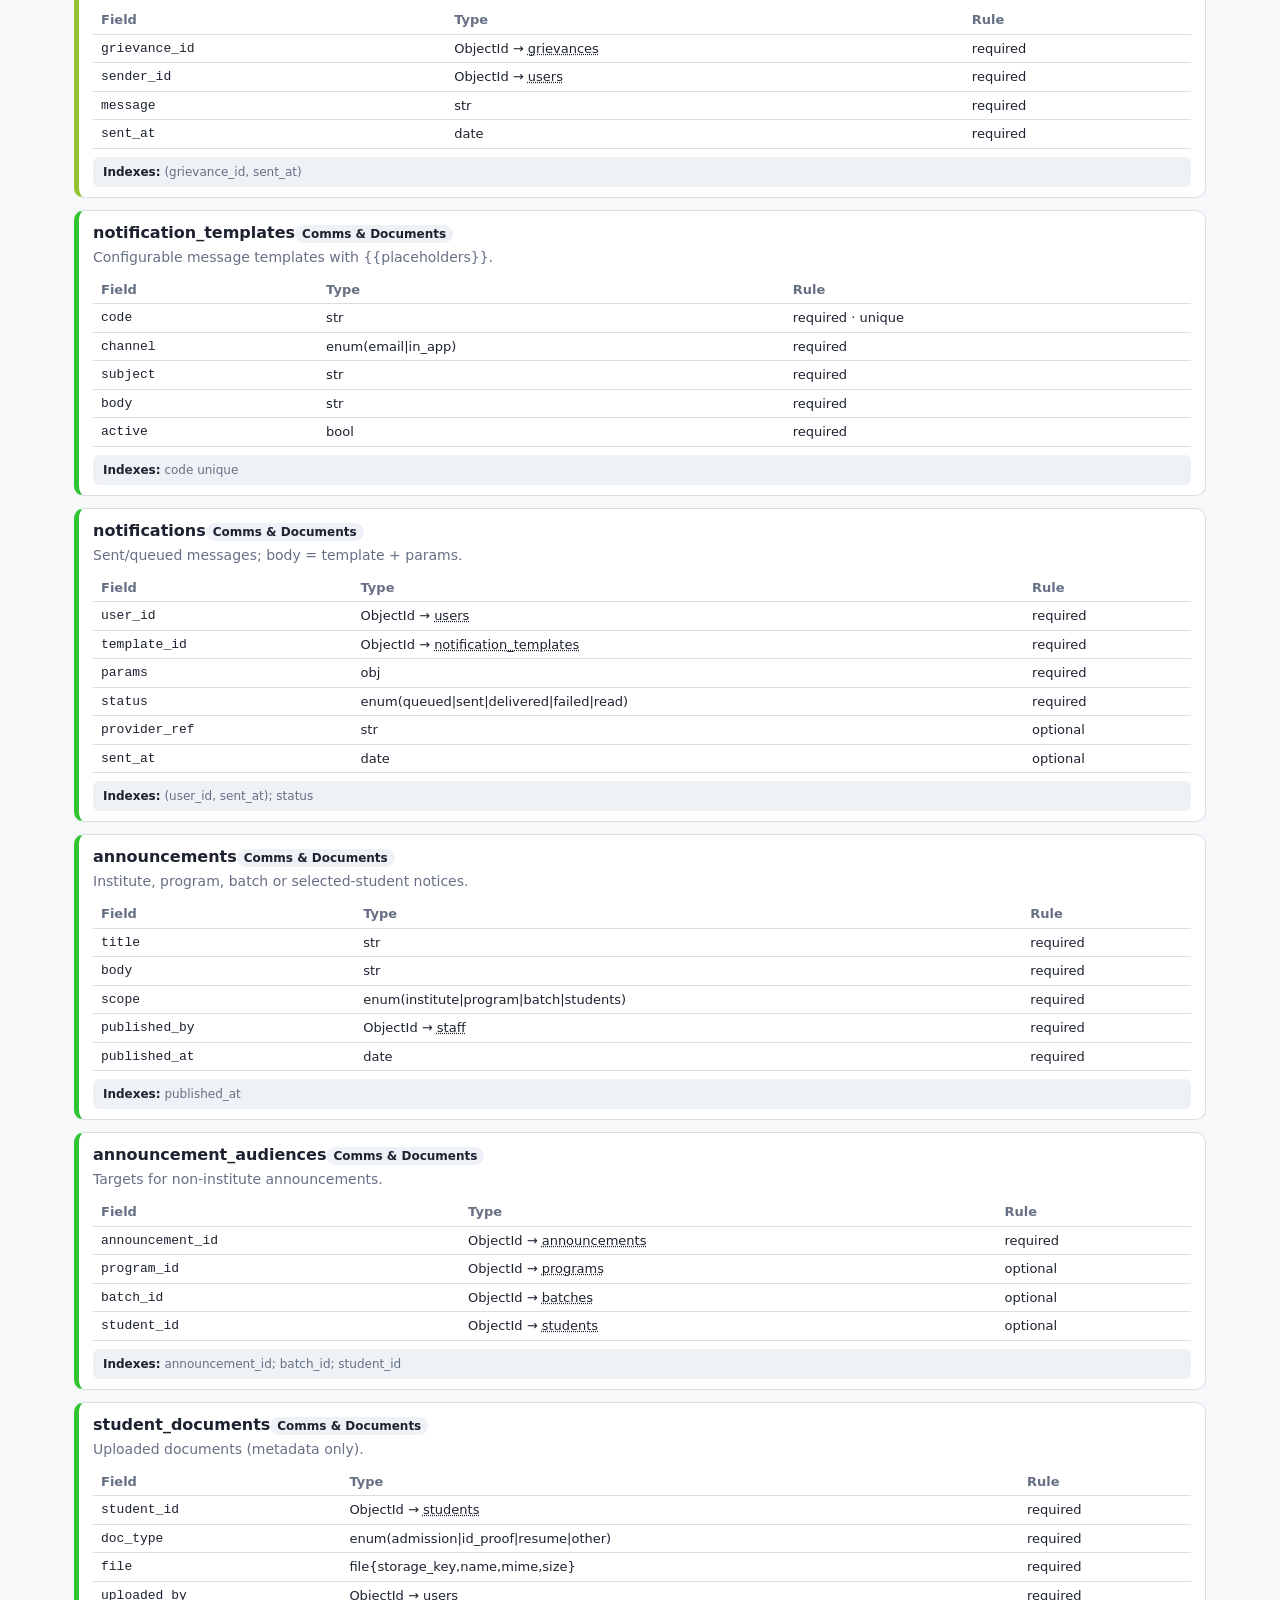
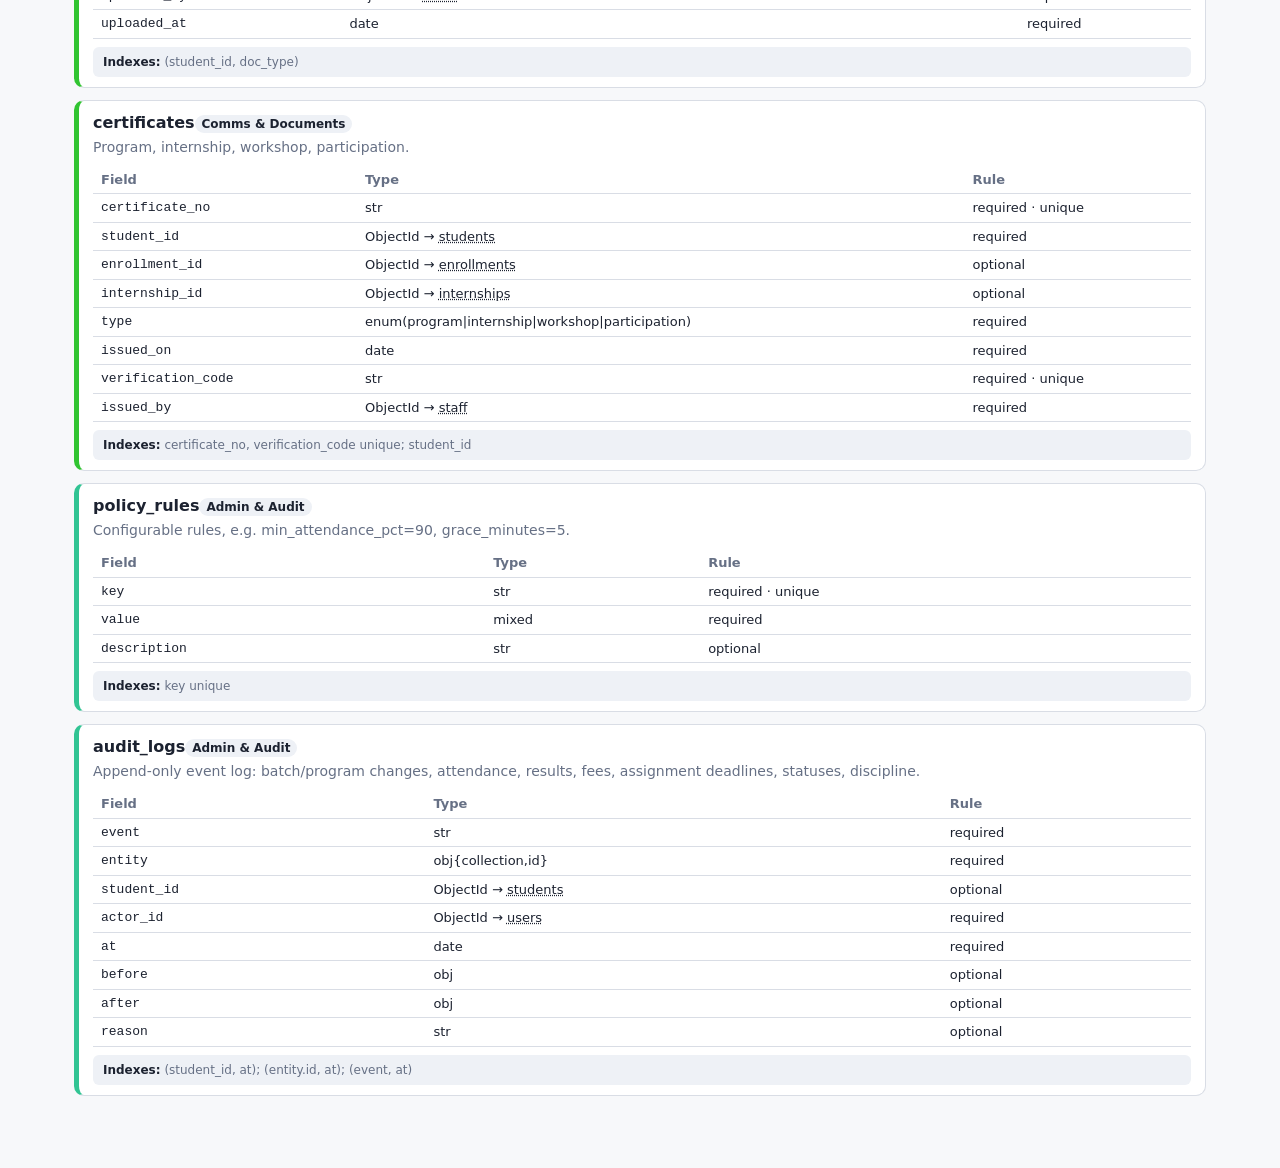
<file: synnefo-docs/pages/schema.html>
<!DOCTYPE html>
<html lang="en"><head><meta charset="utf-8">
<meta name="viewport" content="width=device-width, initial-scale=1">
<title>Synnefo MongoDB Schema</title>
<link rel="stylesheet" href="../assets/style.css"></head><body><main>
<h1>Synnefo Student Operations Platform: MongoDB Schema</h1>
<p>45 collections, 3NF-style normalized. Every document also has <b>_id</b>, <b>created_at</b>, <b>updated_at</b>. Field flags: <b>?</b> optional, <b>!</b> unique. Click a node to highlight its relations and jump to its table.</p>

<h2>Relationship map</h2>
<div class="mm"><svg id="svg"></svg></div>

<h2>Design rules applied</h2>
<ul>
<li><b>Derived values are never stored:</b> final payable, paid/balance/overdue, attendance %, exam percentage/grade, late submission, current batch (the open <code>batch_enrollments</code> row), a session's program, student email (lives in <code>users</code>).</li>
<li><b>History as relationships:</b> batch transfer closes one <code>batch_enrollments</code> row and opens another. Attendance points to <code>sessions</code> + <code>students</code> only, so transfers and cross-batch attendance never rewrite it.</li>
<li><b>Shared batches:</b> <code>batch_programs</code> lets one batch (e.g. Frontend) serve Python Full Stack and MERN. <code>curriculum_items</code> are separate documents per program unless deliberately linked to several programs via <code>program_curriculum</code>.</li>
<li><b>Assignments = projects:</b> one <code>assignments</code> collection with a <code>kind</code> field; internship tasks are assignments with <code>internship_id</code>.</li>
<li><b>Embedding only for atomic owned parts</b> (address, file metadata, interview criterion scores). Sensitive domains (discipline, grievances) are separate collections for restricted access.</li>
<li><b>Files:</b> store in private object storage (S3 / Cloudflare R2, signed URLs); MongoDB keeps only metadata (<code>file</code> = storage_key, name, mime, size).</li>
<li><b>Auditing:</b> <code>audit_logs</code> is append-only, event-level, generic by design (the one intentional polymorphic reference). T&amp;C is static, so only <code>students.tc_accepted_at</code> is kept. Program transfer is supported by the model but the carry-forward decision collection is left out for now.</li>
</ul>

<h2>Collections</h2>
<input id="q" placeholder="Filter collections or fields...">
<div id="list"></div>
</main>
<script>
const G=["Identity & Access","Academic Setup","Enrolment & Attendance","Assessment","Finance","Career & Internship","Student Success","Comms & Documents","Admin & Audit"];
const S="status:enum(";
const D=[
[0,"users","Login identity for every person (one auth system, one role each).","email!:str;password_hash:str;role_id:oid>roles;status:enum(active|disabled);last_login_at?:date","email unique; role_id"],
[0,"roles","Role with granular permission keys (Super Admin, Management, Academic, Trainer, Student Success, Placement, Finance, Student).","name!:str;permissions:str[] (e.g. attendance.mark)","name unique"],
[0,"students","Long-lived student identity, independent of batch/program.","user_id!:oid>users;student_code!:str;full_name:str;phone:str;dob?:date;photo?:file;address?:obj{line1,city,state,pincode};emergency_contact?:obj{name,relation,phone};"+S+"active|completed|dropped|alumni);tc_accepted_at?:date","user_id, student_code unique; status; text(full_name)"],
[0,"staff","Staff identity; responsibilities (trainer/mentor/interviewer) are managed outside.","user_id!:oid>users;employee_code!:str;full_name:str;phone:str;designation:str;"+S+"active|inactive)","user_id, employee_code unique"],
[1,"programs","CDIS, CCNE, ACSP, Python Full Stack, MERN...","code!:str;name:str;description?:str;"+S+"active|archived)","code unique"],
[1,"curriculum_items","A teachable subject. Same-named items in different programs are different documents.","name:str;description?:str","name"],
[1,"program_curriculum","Links a curriculum item to a program with order.","program_id:oid>programs;curriculum_item_id:oid>curriculum_items;sequence_no:int","unique(program_id, curriculum_item_id)"],
[1,"batches","Operational group, e.g. CDIS-26-08.","code!:str;start_date:date;end_date?:date;"+S+"planned|running|completed)","code unique"],
[1,"batch_programs","Programs a batch serves (supports shared frontend batches).","batch_id:oid>batches;program_id:oid>programs","unique(batch_id, program_id)"],
[1,"rooms","Classrooms, labs, specialized labs.","name!:str;type:enum(classroom|lab|specialized);capacity:int;"+S+"active|inactive)","name unique"],
[1,"sessions","One actual class: one batch, curriculum item, trainer, room.","batch_id:oid>batches;curriculum_item_id:oid>curriculum_items;trainer_id:oid>staff;room_id:oid>rooms;session_type:enum(class|practical|expert|soft_skill);starts_at:date;ends_at:date;"+S+"scheduled|held|cancelled)","(batch_id, starts_at); (trainer_id, starts_at); (room_id, starts_at) for conflict checks"],
[2,"enrollments","Admission of a student into a program.","student_id:oid>students;program_id:oid>programs;admission_date:date;completed_at?:date;"+S+"active|completed|transferred|dropped)","partial unique(student_id) where status=active"],
[2,"batch_enrollments","Batch history. Open row (to_date null) = current batch.","enrollment_id:oid>enrollments;batch_id:oid>batches;from_date:date;to_date?:date","partial unique(enrollment_id) where to_date=null; batch_id. Rule: batch must be in batch_programs for the enrollment program."],
[2,"attendance_records","Student attended an actual session (works for cross-batch).","session_id:oid>sessions;student_id:oid>students;"+S+"present|absent|late|leave);marked_at:date;marked_by:oid>users;source:enum(manual|bulk|rfid|biometric);remarks?:str","unique(session_id, student_id); (student_id, session_id)"],
[3,"assignments","Assignment or project, incl. internship tasks.","title:str;instructions:str;kind:enum(assignment|project);batch_id?:oid>batches;internship_id?:oid>internships;curriculum_item_id?:oid>curriculum_items;deadline:date;max_score?:num;files?:file[];created_by:oid>staff","batch_id; internship_id; deadline"],
[3,"assignment_targets","Selected students when not assigned to a whole batch.","assignment_id:oid>assignments;student_id:oid>students","unique(assignment_id, student_id)"],
[3,"assignment_submissions","Each attempt by a student; late = submitted_at > deadline.","assignment_id:oid>assignments;student_id:oid>students;attempt_no:int;submitted_at:date;repo_link?:str;files?:file[];"+S+"submitted|reviewed|resubmission_requested);score?:num;feedback?:str;reviewed_by?:oid>staff;reviewed_at?:date","unique(assignment_id, student_id, attempt_no)"],
[3,"exams","Exam/assessment for a batch and curriculum item.","title:str;curriculum_item_id:oid>curriculum_items;batch_id:oid>batches;starts_at:date;max_marks:num;pass_marks?:num","batch_id; curriculum_item_id"],
[3,"exam_results","Result per attempt; percentage/grade are computed.","exam_id:oid>exams;student_id:oid>students;attempt_no:int;marks:num;remarks?:str;entered_by:oid>staff","unique(exam_id, student_id, attempt_no)"],
[3,"mock_interviews","Mock interview with criteria scores; total is computed.","student_id:oid>students;interviewer_id:oid>staff;scheduled_at:date;type:enum(technical|hr|mixed);technical_area?:str;scores:obj[]{criterion,score};strengths?:str;weaknesses?:str;feedback?:str;recommendations?:str;"+S+"scheduled|completed|cancelled)","student_id; interviewer_id"],
[4,"fee_plans","Fixed fee structure per enrollment (payable = computed).","enrollment_id!:oid>enrollments;program_fee:dec128;registration_fee?:dec128;gst_percent:dec128;discount?:dec128;scholarship?:dec128;plan_type:enum(full|installment|emi|custom)","enrollment_id unique"],
[4,"fee_installments","Scheduled dues. Status (paid/pending/overdue) is derived.","fee_plan_id:oid>fee_plans;seq:int;due_date:date;amount:dec128","unique(fee_plan_id, seq); due_date"],
[4,"payments","Immutable payment against exactly one installment. Corrections via status/new record, audited.","installment_id:oid>fee_installments;amount:dec128;paid_on:date;method:enum(cash|upi|card|bank|cheque);reference_no?:str;receipt_no!:str;"+S+"pending|realized|failed);recorded_by:oid>users","receipt_no unique; installment_id"],
[5,"companies","Hiring or internship companies.","name!:str;industry?:str;contact_name?:str;contact_email?:str;website?:str","name unique"],
[5,"job_openings","Openings from a company.","company_id:oid>companies;title:str;description?:str;positions?:int;"+S+"open|closed)","company_id"],
[5,"placement_drives","Drive/event for an opening.","job_opening_id:oid>job_openings;drive_date:date;venue?:str;"+S+"scheduled|completed|cancelled)","job_opening_id; drive_date"],
[5,"placement_profiles","Student placement profile.","student_id!:oid>students;skills:str[];preferred_roles:str[];resume_doc_id?:oid>student_documents","student_id unique"],
[5,"placement_applications","Student application to a drive.","drive_id:oid>placement_drives;student_id:oid>students;applied_at:date;"+S+"applied|in_process|rejected|offered|withdrawn)","unique(drive_id, student_id); student_id"],
[5,"application_rounds","Tests and interviews of an application.","application_id:oid>placement_applications;round_no:int;type:enum(test|interview);scheduled_at:date;result:enum(pending|passed|failed);feedback?:str","unique(application_id, round_no)"],
[5,"offers","Offer and joining (1:1 with application).","application_id!:oid>placement_applications;offered_on:date;package_lpa:dec128;"+S+"offered|accepted|declined);joining_date?:date;joined_on?:date","application_id unique"],
[5,"internships","One internship per enrollment, after program completion.","enrollment_id!:oid>enrollments;company_id?:oid>companies;mentor_id:oid>staff;context:str;start_date:date;end_date?:date;"+S+"ongoing|completed|terminated);performance_rating?:num;review?:str","enrollment_id unique; mentor_id"],
[6,"followups","Calls, meetings, concerns, action items (mainly placement team).","student_id:oid>students;assigned_to:oid>staff;kind:enum(call|meeting|concern|intervention|reminder|note);category:enum(attendance|assignment|performance|placement|satisfaction|other);notes:str;due_at?:date;"+S+"open|done|cancelled);completed_at?:date","(assigned_to, status, due_at); student_id"],
[6,"student_feedback","Student to Synnefo; one target ref is set per kind.","student_id:oid>students;kind:enum(trainer|course|batch|facility|periodic);trainer_id?:oid>staff;batch_id?:oid>batches;program_id?:oid>programs;room_id?:oid>rooms;rating:int;comment?:str","trainer_id; batch_id"],
[6,"staff_feedback","Staff to student.","student_id:oid>students;given_by:oid>staff;category:enum(academic|technical|communication|professionalism);strengths?:str;improvements?:str;comment?:str","student_id"],
[6,"disciplinary_records","RESTRICTED. Conduct incidents.","student_id:oid>students;incident_date:date;category:str;description:str;evidence?:file[];investigation?:str;action?:str;resolution?:str;"+S+"open|under_review|closed);recorded_by:oid>staff","student_id; status"],
[6,"grievances","RESTRICTED. Student complaints.","student_id:oid>students;category:str;description:str;is_confidential:bool;assigned_to?:oid>staff;"+S+"open|in_progress|resolved|closed);resolution?:str","student_id; assigned_to; status"],
[6,"grievance_messages","Conversation on a grievance.","grievance_id:oid>grievances;sender_id:oid>users;message:str;sent_at:date","(grievance_id, sent_at)"],
[7,"notification_templates","Configurable message templates with {{placeholders}}.","code!:str;channel:enum(email|in_app);subject:str;body:str;active:bool","code unique"],
[7,"notifications","Sent/queued messages; body = template + params.","user_id:oid>users;template_id:oid>notification_templates;params:obj;"+S+"queued|sent|delivered|failed|read);provider_ref?:str;sent_at?:date","(user_id, sent_at); status"],
[7,"announcements","Institute, program, batch or selected-student notices.","title:str;body:str;scope:enum(institute|program|batch|students);published_by:oid>staff;published_at:date","published_at"],
[7,"announcement_audiences","Targets for non-institute announcements.","announcement_id:oid>announcements;program_id?:oid>programs;batch_id?:oid>batches;student_id?:oid>students","announcement_id; batch_id; student_id"],
[7,"student_documents","Uploaded documents (metadata only).","student_id:oid>students;doc_type:enum(admission|id_proof|resume|other);file:file{storage_key,name,mime,size};uploaded_by:oid>users;uploaded_at:date","(student_id, doc_type)"],
[7,"certificates","Program, internship, workshop, participation.","certificate_no!:str;student_id:oid>students;enrollment_id?:oid>enrollments;internship_id?:oid>internships;type:enum(program|internship|workshop|participation);issued_on:date;verification_code!:str;issued_by:oid>staff","certificate_no, verification_code unique; student_id"],
[8,"policy_rules","Configurable rules, e.g. min_attendance_pct=90, grace_minutes=5.","key!:str;value:mixed;description?:str","key unique"],
[8,"audit_logs","Append-only event log: batch/program changes, attendance, results, fees, assignment deadlines, statuses, discipline.","event:str;entity:obj{collection,id};student_id?:oid>students;actor_id:oid>users;at:date;before?:obj;after?:obj;reason?:str","(student_id, at); (entity.id, at); (event, at)"]
];
const col=g=>`hsl(${g*40+200} 60% 48%)`;
const esc=s=>s.replace(/&/g,"&amp;").replace(/</g,"&lt;").replace(/>/g,"&gt;");
const names=new Set(D.map(d=>d[1]));
function parse(f){return f.split(";").map(x=>{const i=x.indexOf(":");const m=x.slice(0,i).match(/^([\w.]+)([?!]*)$/);return{n:m[1],o:m[2].includes("?"),u:m[2].includes("!"),t:x.slice(i+1)}})}
// list
const list=document.getElementById("list");
list.innerHTML=D.map(d=>{const rows=parse(d[3]).map(f=>{
const r=f.t.match(/^oid>(\w+)(.*)/);
const t=r?`ObjectId → <a class="ref" href="#t-${r[1]}">${r[1]}</a>`:esc(f.t);
return`<tr><td>${f.n}</td><td>${t}</td><td>${f.o?"optional":"required"}${f.u?" · unique":""}</td></tr>`}).join("");
return`<div class="card accent" id="t-${d[1]}" style="border-left-color:${col(d[0])}" data-s="${esc((d[1]+d[2]+d[3]).toLowerCase())}"><h3>${d[1]}<span class="tag">${G[d[0]]}</span></h3><p>${esc(d[2])}</p><div class="scroll"><table class="tbl"><tr><th>Field</th><th>Type</th><th>Rule</th></tr>${rows}</table></div><div class="note"><b>Indexes:</b> ${esc(d[4])}</div></div>`}).join("");
document.getElementById("q").oninput=e=>{const v=e.target.value.toLowerCase();list.querySelectorAll(".card").forEach(c=>c.style.display=c.dataset.s.includes(v)?"":"none")};
// map
const W=148,pos={},cnt={};let H=0;
D.forEach(d=>{const g=d[0];cnt[g]=(cnt[g]||0);pos[d[1]]={x:14+g*W+66,y:56+cnt[g]*40,g};cnt[g]++;H=Math.max(H,56+cnt[g]*40)});
const svg=document.getElementById("svg");svg.setAttribute("width",G.length*W+20);svg.setAttribute("height",H+10);
let edges=[];D.forEach(d=>parse(d[3]).forEach(f=>{const r=f.t.match(/^oid>(\w+)/);if(r&&names.has(r[1])&&r[1]!==d[1])edges.push([d[1],r[1]])}));
edges=edges.filter((e,i)=>edges.findIndex(x=>x[0]===e[0]&&x[1]===e[1])===i);
let h=G.map((g,i)=>`<text class="gl" x="${14+i*W+66}" y="24" text-anchor="middle" style="fill:${col(i)}">${g}</text>`).join("");
h+=edges.map((e,i)=>{const a=pos[e[0]],b=pos[e[1]];let d;
if(a.x===b.x){const o=a.x-76;d=`M${a.x-62},${a.y} C${o-30},${a.y} ${o-30},${b.y} ${b.x-62},${b.y}`}
else{const s=a.x<b.x?1:-1,x1=a.x+s*62,x2=b.x-s*62,m=(x1+x2)/2;d=`M${x1},${a.y} C${m},${a.y} ${m},${b.y} ${x2},${b.y}`}
return`<path class="mm-edge" data-a="${e[0]}" data-b="${e[1]}" d="${d}"/>`}).join("");
h+=D.map(d=>{const p=pos[d[1]];return`<g class="mm-node" data-n="${d[1]}"><rect x="${p.x-62}" y="${p.y-14}" width="124" height="28" rx="6" fill="${col(d[0])}" fill-opacity=".16" stroke="${col(d[0])}"/><text x="${p.x}" y="${p.y+4}" text-anchor="middle">${d[1]}</text></g>`}).join("");
svg.innerHTML=h;
function hl(n){svg.classList.toggle("dim",!!n);svg.querySelectorAll(".mm-edge,.mm-node").forEach(el=>el.classList.remove("on"));if(!n)return;const rel=new Set([n]);
svg.querySelectorAll(".mm-edge").forEach(p=>{if(p.dataset.a===n||p.dataset.b===n){p.classList.add("on");rel.add(p.dataset.a);rel.add(p.dataset.b)}});
svg.querySelectorAll(".mm-node").forEach(g=>{if(rel.has(g.dataset.n))g.classList.add("on")})}
svg.querySelectorAll(".mm-node").forEach(g=>{g.onmouseenter=()=>hl(g.dataset.n);g.onmouseleave=()=>hl(null);g.onclick=()=>{const t=document.getElementById("t-"+g.dataset.n);if(t)t.scrollIntoView({behavior:"smooth"})}});
</script><script src="../assets/site.js" data-root=".."></script>
</body></html>
</file>
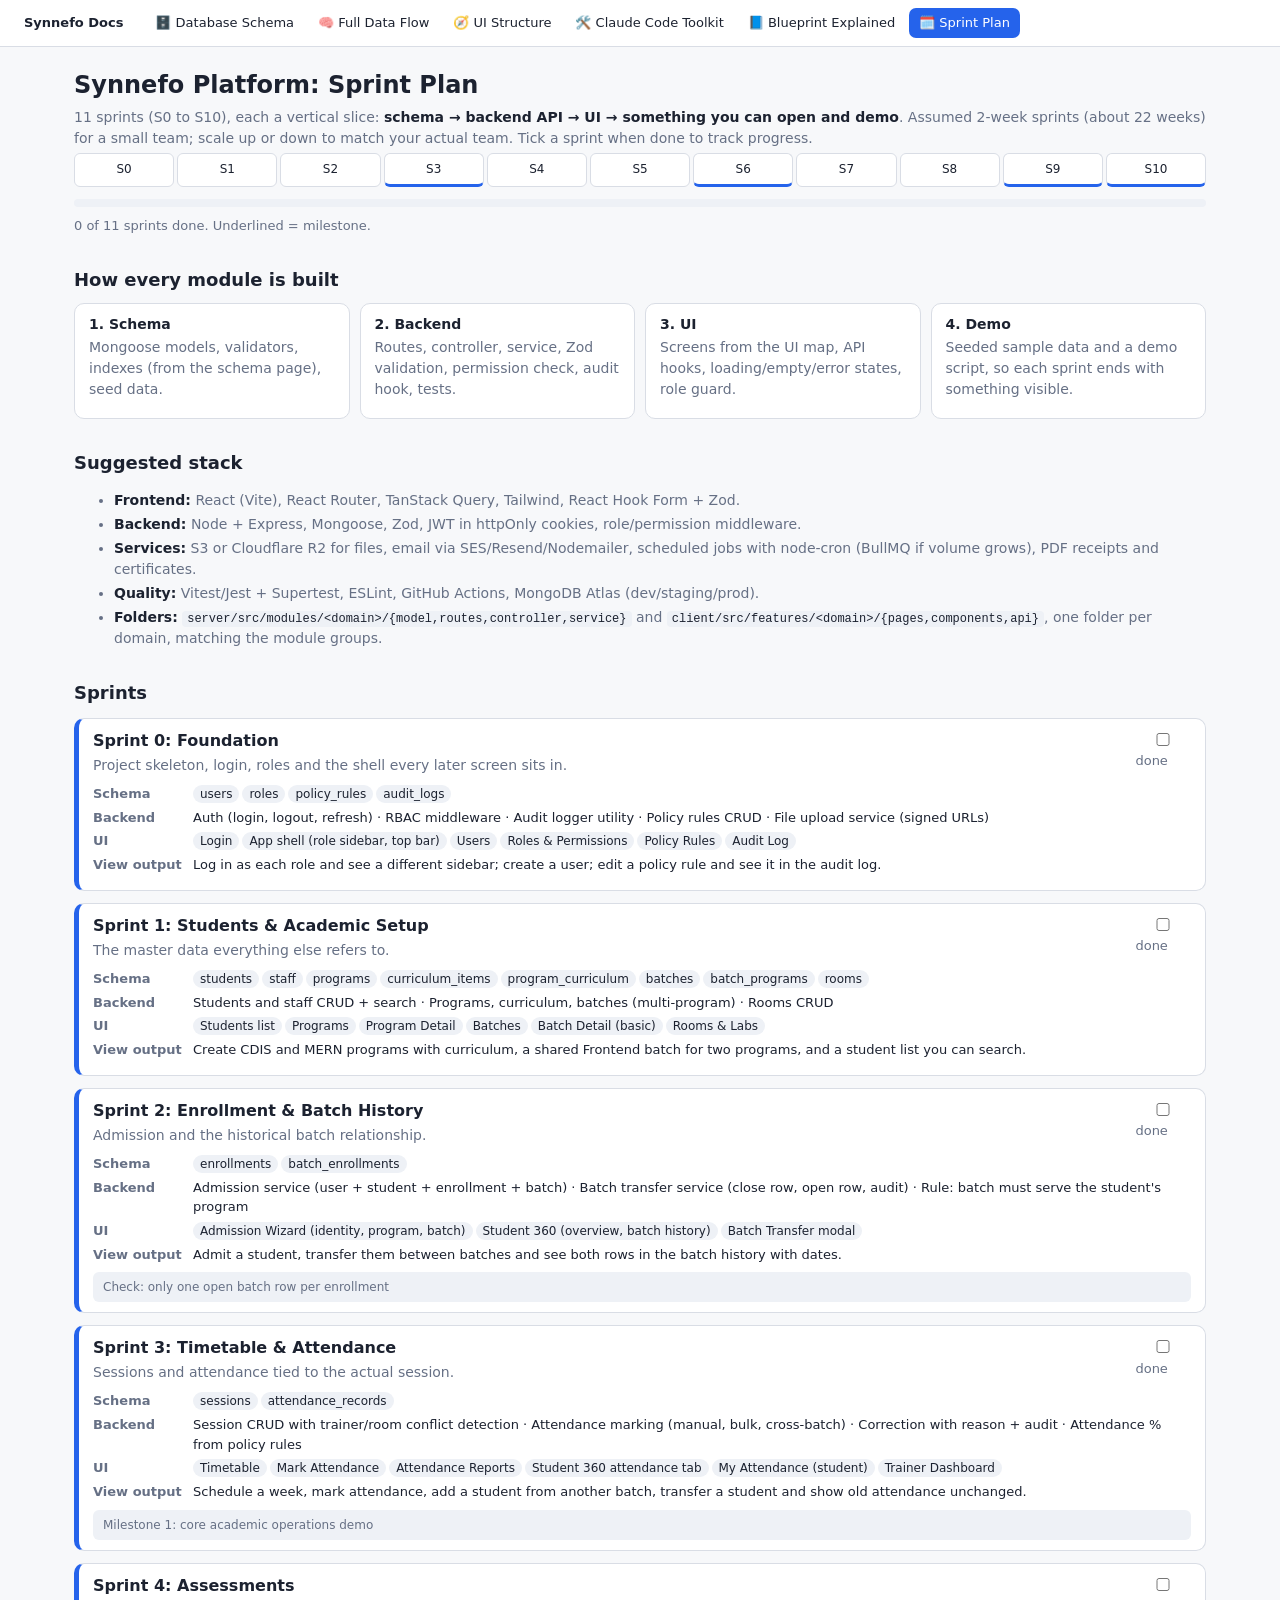
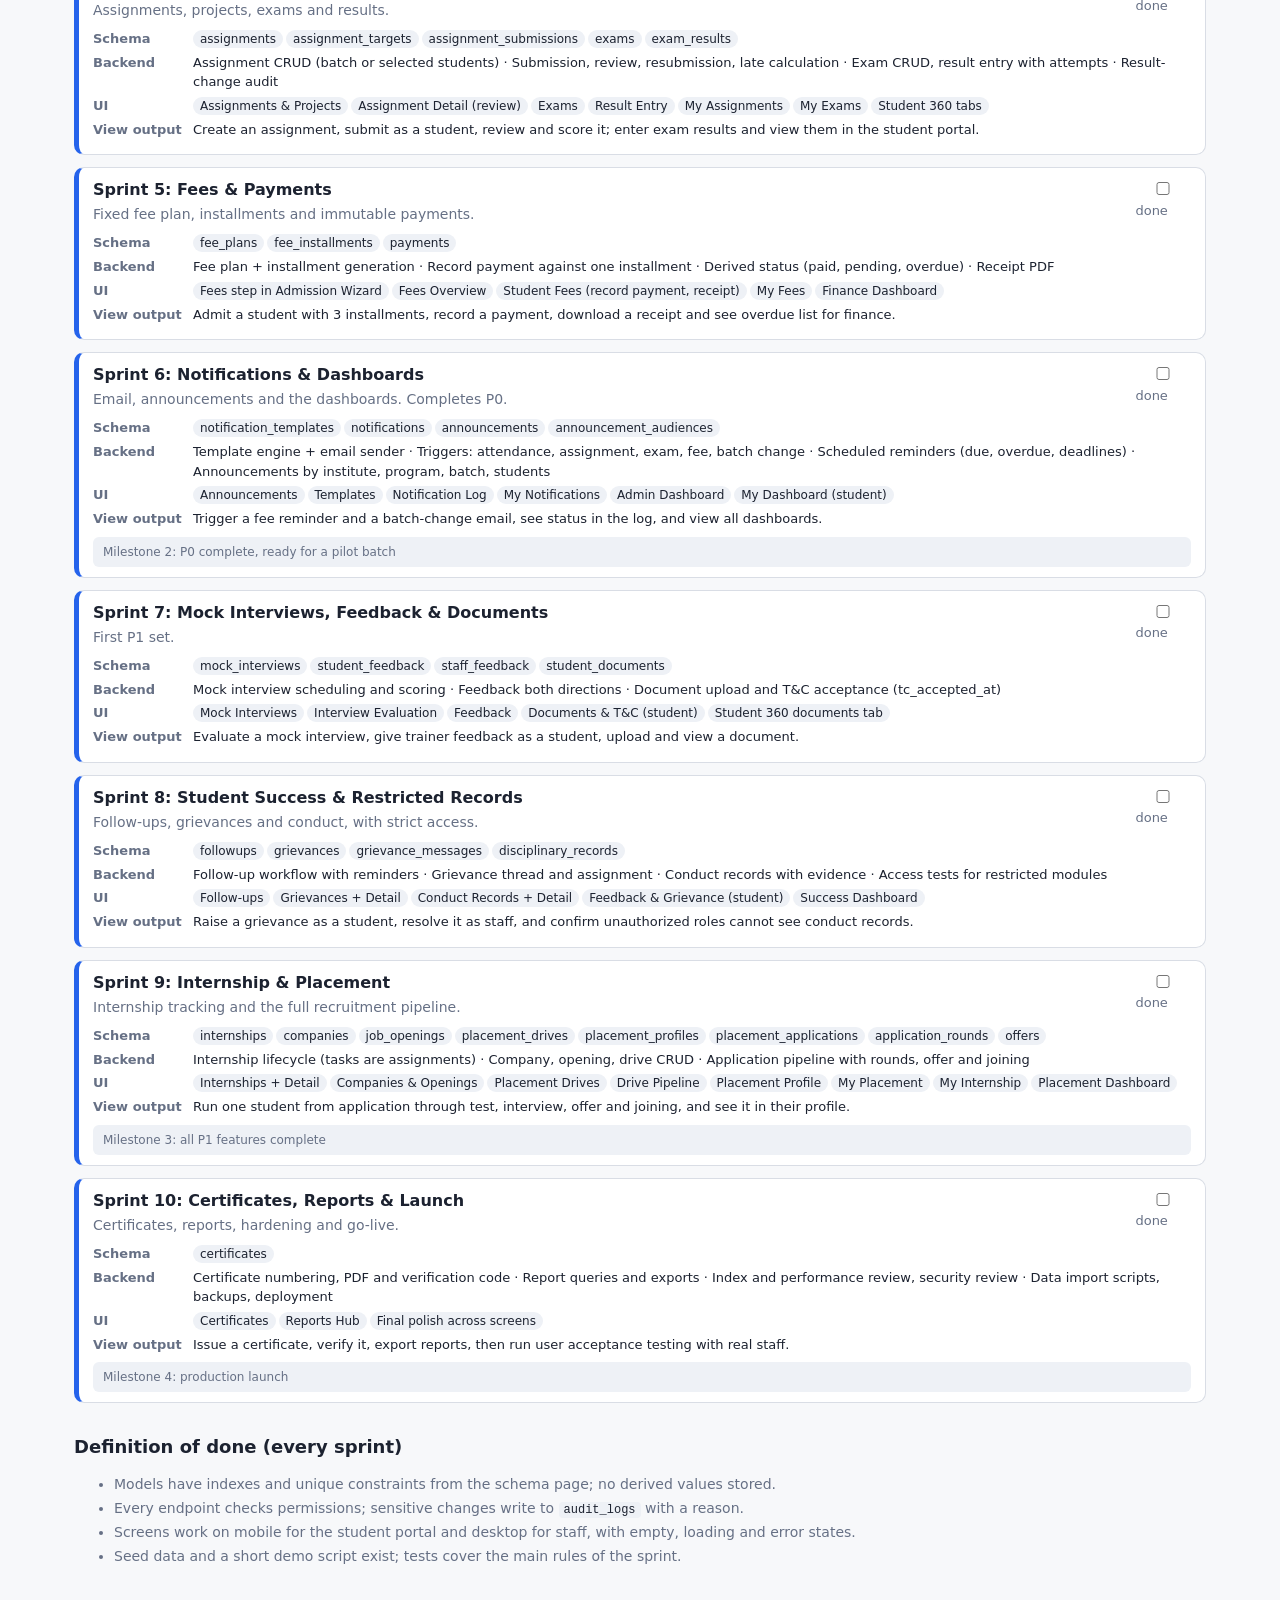
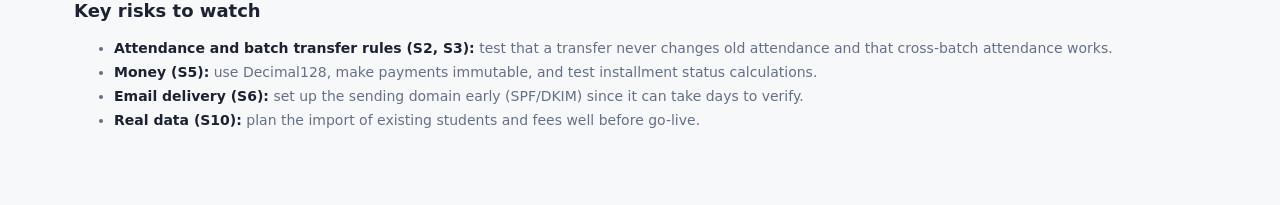
<file: synnefo-docs/pages/sprint-plan.html>
<!DOCTYPE html>
<html lang="en"><head><meta charset="utf-8">
<meta name="viewport" content="width=device-width, initial-scale=1">
<title>Synnefo Sprint Plan</title>
<link rel="stylesheet" href="../assets/style.css"></head><body><main>
<h1>Synnefo Platform: Sprint Plan</h1>
<p>11 sprints (S0 to S10), each a vertical slice: <b>schema → backend API → UI → something you can open and demo</b>. Assumed 2-week sprints (about 22 weeks) for a small team; scale up or down to match your actual team. Tick a sprint when done to track progress.</p>
<div class="bar" id="bar"></div><div class="prog"><i id="pg"></i></div><span id="pt" style="font-size:13px;color:var(--mut)"></span>

<h2>How every module is built</h2>
<div class="grid">
<div class="card"><b>1. Schema</b><p>Mongoose models, validators, indexes (from the schema page), seed data.</p></div>
<div class="card"><b>2. Backend</b><p>Routes, controller, service, Zod validation, permission check, audit hook, tests.</p></div>
<div class="card"><b>3. UI</b><p>Screens from the UI map, API hooks, loading/empty/error states, role guard.</p></div>
<div class="card"><b>4. Demo</b><p>Seeded sample data and a demo script, so each sprint ends with something visible.</p></div>
</div>

<h2>Suggested stack</h2>
<ul>
<li><b>Frontend:</b> React (Vite), React Router, TanStack Query, Tailwind, React Hook Form + Zod.</li>
<li><b>Backend:</b> Node + Express, Mongoose, Zod, JWT in httpOnly cookies, role/permission middleware.</li>
<li><b>Services:</b> S3 or Cloudflare R2 for files, email via SES/Resend/Nodemailer, scheduled jobs with node-cron (BullMQ if volume grows), PDF receipts and certificates.</li>
<li><b>Quality:</b> Vitest/Jest + Supertest, ESLint, GitHub Actions, MongoDB Atlas (dev/staging/prod).</li>
<li><b>Folders:</b> <code>server/src/modules/&lt;domain&gt;/{model,routes,controller,service}</code> and <code>client/src/features/&lt;domain&gt;/{pages,components,api}</code>, one folder per domain, matching the module groups.</li>
</ul>

<h2>Sprints</h2>
<div id="list"></div>

<h2>Definition of done (every sprint)</h2>
<ul>
<li>Models have indexes and unique constraints from the schema page; no derived values stored.</li>
<li>Every endpoint checks permissions; sensitive changes write to <code>audit_logs</code> with a reason.</li>
<li>Screens work on mobile for the student portal and desktop for staff, with empty, loading and error states.</li>
<li>Seed data and a short demo script exist; tests cover the main rules of the sprint.</li>
</ul>

<h2>Key risks to watch</h2>
<ul>
<li><b>Attendance and batch transfer rules (S2, S3):</b> test that a transfer never changes old attendance and that cross-batch attendance works.</li>
<li><b>Money (S5):</b> use Decimal128, make payments immutable, and test installment status calculations.</li>
<li><b>Email delivery (S6):</b> set up the sending domain early (SPF/DKIM) since it can take days to verify.</li>
<li><b>Real data (S10):</b> plan the import of existing students and fees well before go-live.</li>
</ul>
</main>
<script>
const S=[
{n:0,t:"Foundation",g:"Project skeleton, login, roles and the shell every later screen sits in.",c:["users","roles","policy_rules","audit_logs"],a:["Auth (login, logout, refresh)","RBAC middleware","Audit logger utility","Policy rules CRUD","File upload service (signed URLs)"],u:["Login","App shell (role sidebar, top bar)","Users","Roles & Permissions","Policy Rules","Audit Log"],d:"Log in as each role and see a different sidebar; create a user; edit a policy rule and see it in the audit log."},
{n:1,t:"Students & Academic Setup",g:"The master data everything else refers to.",c:["students","staff","programs","curriculum_items","program_curriculum","batches","batch_programs","rooms"],a:["Students and staff CRUD + search","Programs, curriculum, batches (multi-program)","Rooms CRUD"],u:["Students list","Programs","Program Detail","Batches","Batch Detail (basic)","Rooms & Labs"],d:"Create CDIS and MERN programs with curriculum, a shared Frontend batch for two programs, and a student list you can search."},
{n:2,t:"Enrollment & Batch History",g:"Admission and the historical batch relationship.",c:["enrollments","batch_enrollments"],a:["Admission service (user + student + enrollment + batch)","Batch transfer service (close row, open row, audit)","Rule: batch must serve the student's program"],u:["Admission Wizard (identity, program, batch)","Student 360 (overview, batch history)","Batch Transfer modal"],d:"Admit a student, transfer them between batches and see both rows in the batch history with dates.",m:"Check: only one open batch row per enrollment"},
{n:3,t:"Timetable & Attendance",g:"Sessions and attendance tied to the actual session.",c:["sessions","attendance_records"],a:["Session CRUD with trainer/room conflict detection","Attendance marking (manual, bulk, cross-batch)","Correction with reason + audit","Attendance % from policy rules"],u:["Timetable","Mark Attendance","Attendance Reports","Student 360 attendance tab","My Attendance (student)","Trainer Dashboard"],d:"Schedule a week, mark attendance, add a student from another batch, transfer a student and show old attendance unchanged.",m:"Milestone 1: core academic operations demo"},
{n:4,t:"Assessments",g:"Assignments, projects, exams and results.",c:["assignments","assignment_targets","assignment_submissions","exams","exam_results"],a:["Assignment CRUD (batch or selected students)","Submission, review, resubmission, late calculation","Exam CRUD, result entry with attempts","Result-change audit"],u:["Assignments & Projects","Assignment Detail (review)","Exams","Result Entry","My Assignments","My Exams","Student 360 tabs"],d:"Create an assignment, submit as a student, review and score it; enter exam results and view them in the student portal."},
{n:5,t:"Fees & Payments",g:"Fixed fee plan, installments and immutable payments.",c:["fee_plans","fee_installments","payments"],a:["Fee plan + installment generation","Record payment against one installment","Derived status (paid, pending, overdue)","Receipt PDF"],u:["Fees step in Admission Wizard","Fees Overview","Student Fees (record payment, receipt)","My Fees","Finance Dashboard"],d:"Admit a student with 3 installments, record a payment, download a receipt and see overdue list for finance."},
{n:6,t:"Notifications & Dashboards",g:"Email, announcements and the dashboards. Completes P0.",c:["notification_templates","notifications","announcements","announcement_audiences"],a:["Template engine + email sender","Triggers: attendance, assignment, exam, fee, batch change","Scheduled reminders (due, overdue, deadlines)","Announcements by institute, program, batch, students"],u:["Announcements","Templates","Notification Log","My Notifications","Admin Dashboard","My Dashboard (student)"],d:"Trigger a fee reminder and a batch-change email, see status in the log, and view all dashboards.",m:"Milestone 2: P0 complete, ready for a pilot batch"},
{n:7,t:"Mock Interviews, Feedback & Documents",g:"First P1 set.",c:["mock_interviews","student_feedback","staff_feedback","student_documents"],a:["Mock interview scheduling and scoring","Feedback both directions","Document upload and T&C acceptance (tc_accepted_at)"],u:["Mock Interviews","Interview Evaluation","Feedback","Documents & T&C (student)","Student 360 documents tab"],d:"Evaluate a mock interview, give trainer feedback as a student, upload and view a document."},
{n:8,t:"Student Success & Restricted Records",g:"Follow-ups, grievances and conduct, with strict access.",c:["followups","grievances","grievance_messages","disciplinary_records"],a:["Follow-up workflow with reminders","Grievance thread and assignment","Conduct records with evidence","Access tests for restricted modules"],u:["Follow-ups","Grievances + Detail","Conduct Records + Detail","Feedback & Grievance (student)","Success Dashboard"],d:"Raise a grievance as a student, resolve it as staff, and confirm unauthorized roles cannot see conduct records."},
{n:9,t:"Internship & Placement",g:"Internship tracking and the full recruitment pipeline.",c:["internships","companies","job_openings","placement_drives","placement_profiles","placement_applications","application_rounds","offers"],a:["Internship lifecycle (tasks are assignments)","Company, opening, drive CRUD","Application pipeline with rounds, offer and joining"],u:["Internships + Detail","Companies & Openings","Placement Drives","Drive Pipeline","Placement Profile","My Placement","My Internship","Placement Dashboard"],d:"Run one student from application through test, interview, offer and joining, and see it in their profile.",m:"Milestone 3: all P1 features complete"},
{n:10,t:"Certificates, Reports & Launch",g:"Certificates, reports, hardening and go-live.",c:["certificates"],a:["Certificate numbering, PDF and verification code","Report queries and exports","Index and performance review, security review","Data import scripts, backups, deployment"],u:["Certificates","Reports Hub","Final polish across screens"],d:"Issue a certificate, verify it, export reports, then run user acceptance testing with real staff.",m:"Milestone 4: production launch"}
];
const k="synnefo_plan_done";let done={};try{done=JSON.parse(localStorage.getItem(k)||"{}")}catch(e){}
const tags=a=>a.map(x=>`<span class="tag">${x}</span>`).join("");
document.getElementById("list").innerHTML=S.map(s=>`<div class="card accent" id="s${s.n}"><label class="check"><input type="checkbox" data-n="${s.n}"> done</label><h3>Sprint ${s.n}: ${s.t}</h3><p>${s.g}</p>
<div class="lane"><b>Schema</b><div>${tags(s.c)}</div><b>Backend</b><div>${s.a.join(" · ")}</div><b>UI</b><div>${tags(s.u)}</div><b>View output</b><div>${s.d}</div></div>${s.m?`<div class="note">${s.m}</div>`:""}</div>`).join("");
function upd(){const bar=document.getElementById("bar");bar.innerHTML=S.map(s=>`<a href="#s${s.n}" class="${done[s.n]?"done":""} ${s.m&&s.m.startsWith("Milestone")?"ms":""}">S${s.n}</a>`).join("");
const c=S.filter(s=>done[s.n]).length;document.getElementById("pg").style.width=(c/S.length*100)+"%";document.getElementById("pt").textContent=c+" of "+S.length+" sprints done. Underlined = milestone."}
document.querySelectorAll("input[data-n]").forEach(i=>{i.checked=!!done[i.dataset.n];i.onchange=()=>{done[i.dataset.n]=i.checked;try{localStorage.setItem(k,JSON.stringify(done))}catch(e){}upd()}});
upd();
</script><script src="../assets/site.js" data-root=".."></script>
</body></html>
</file>
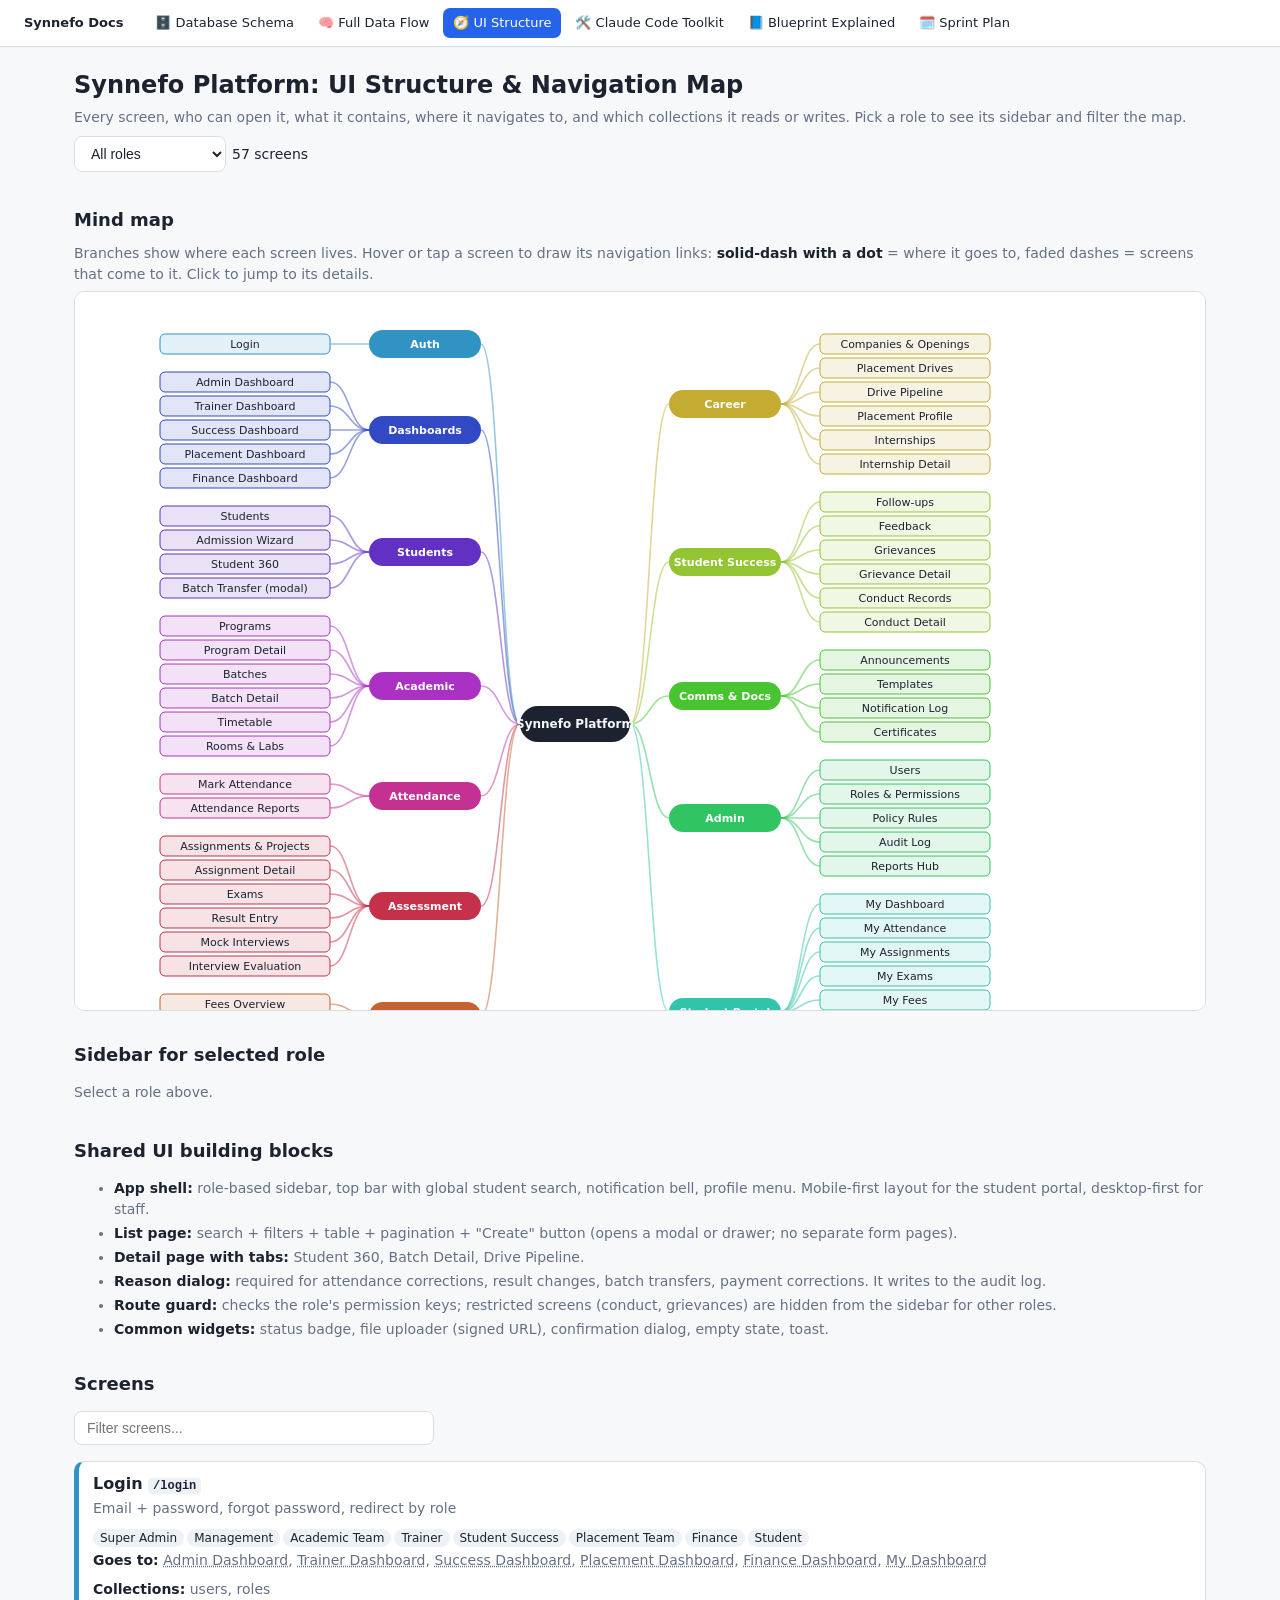
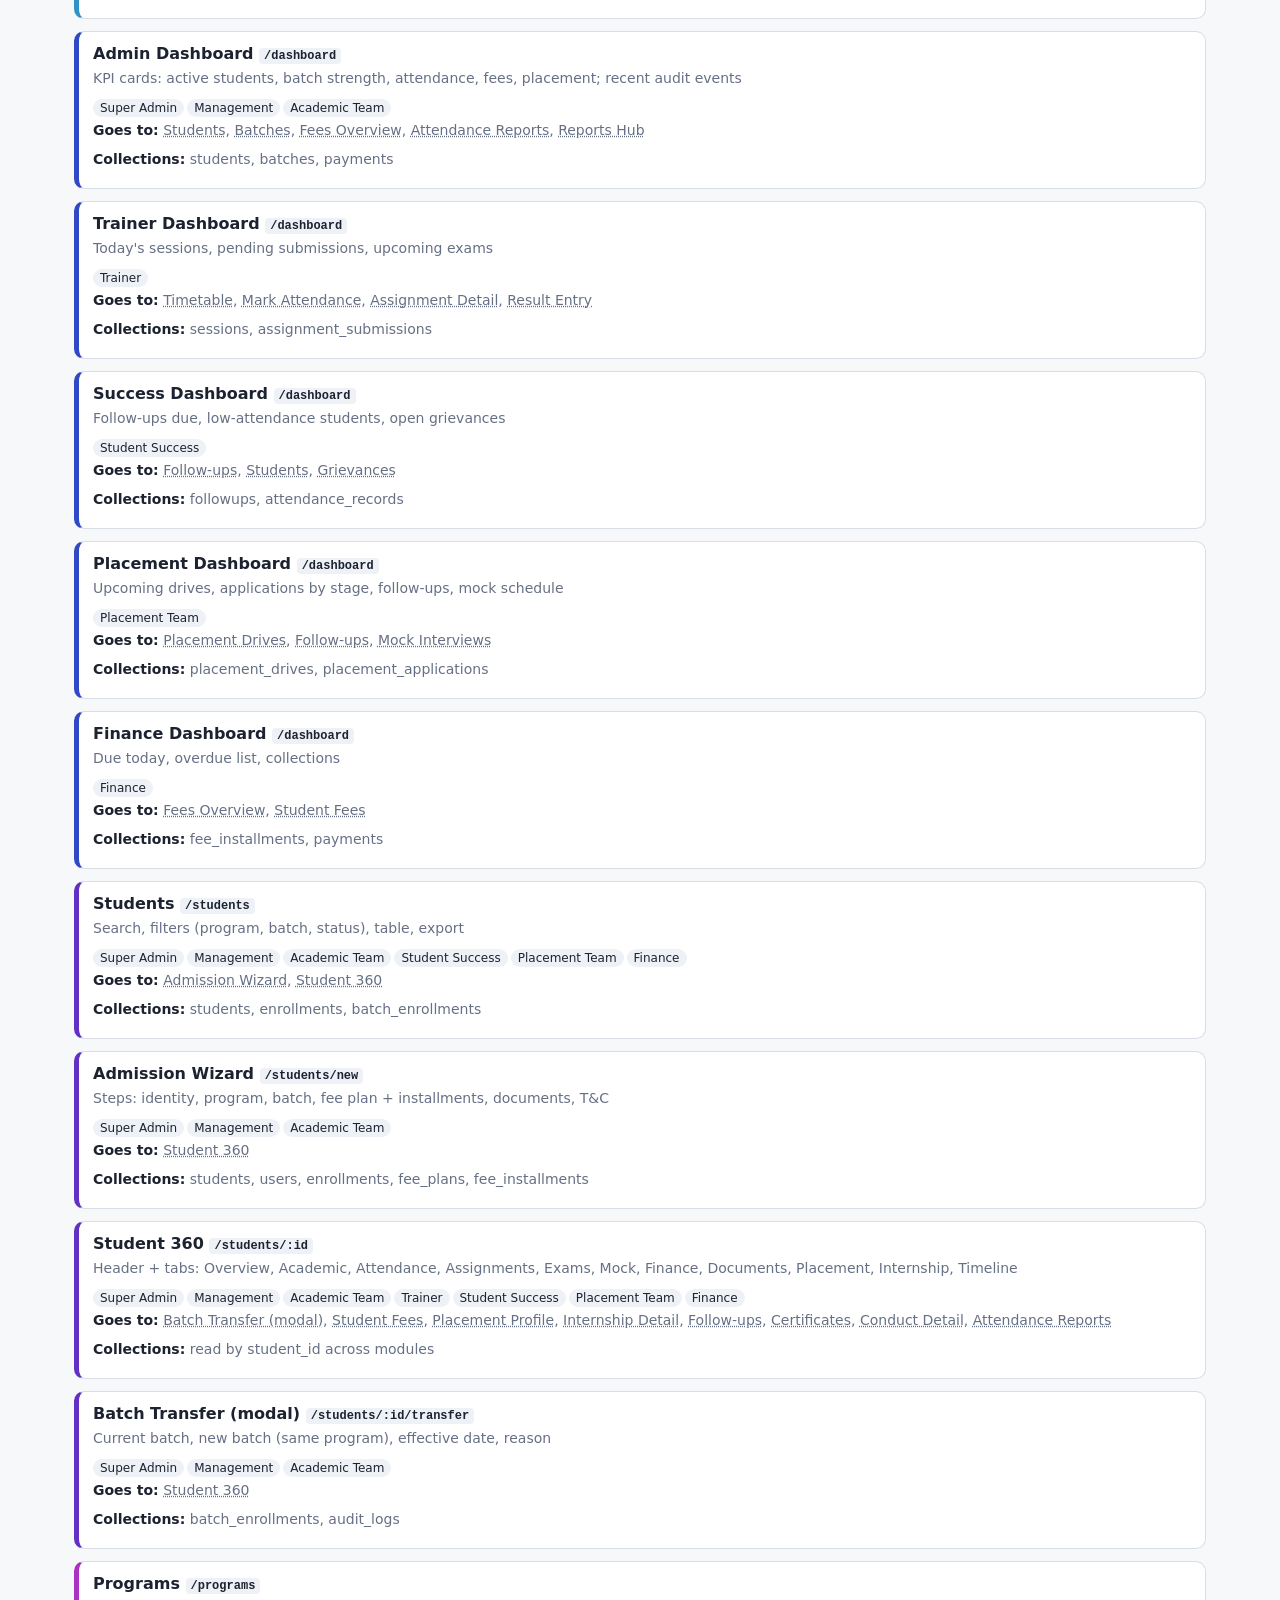
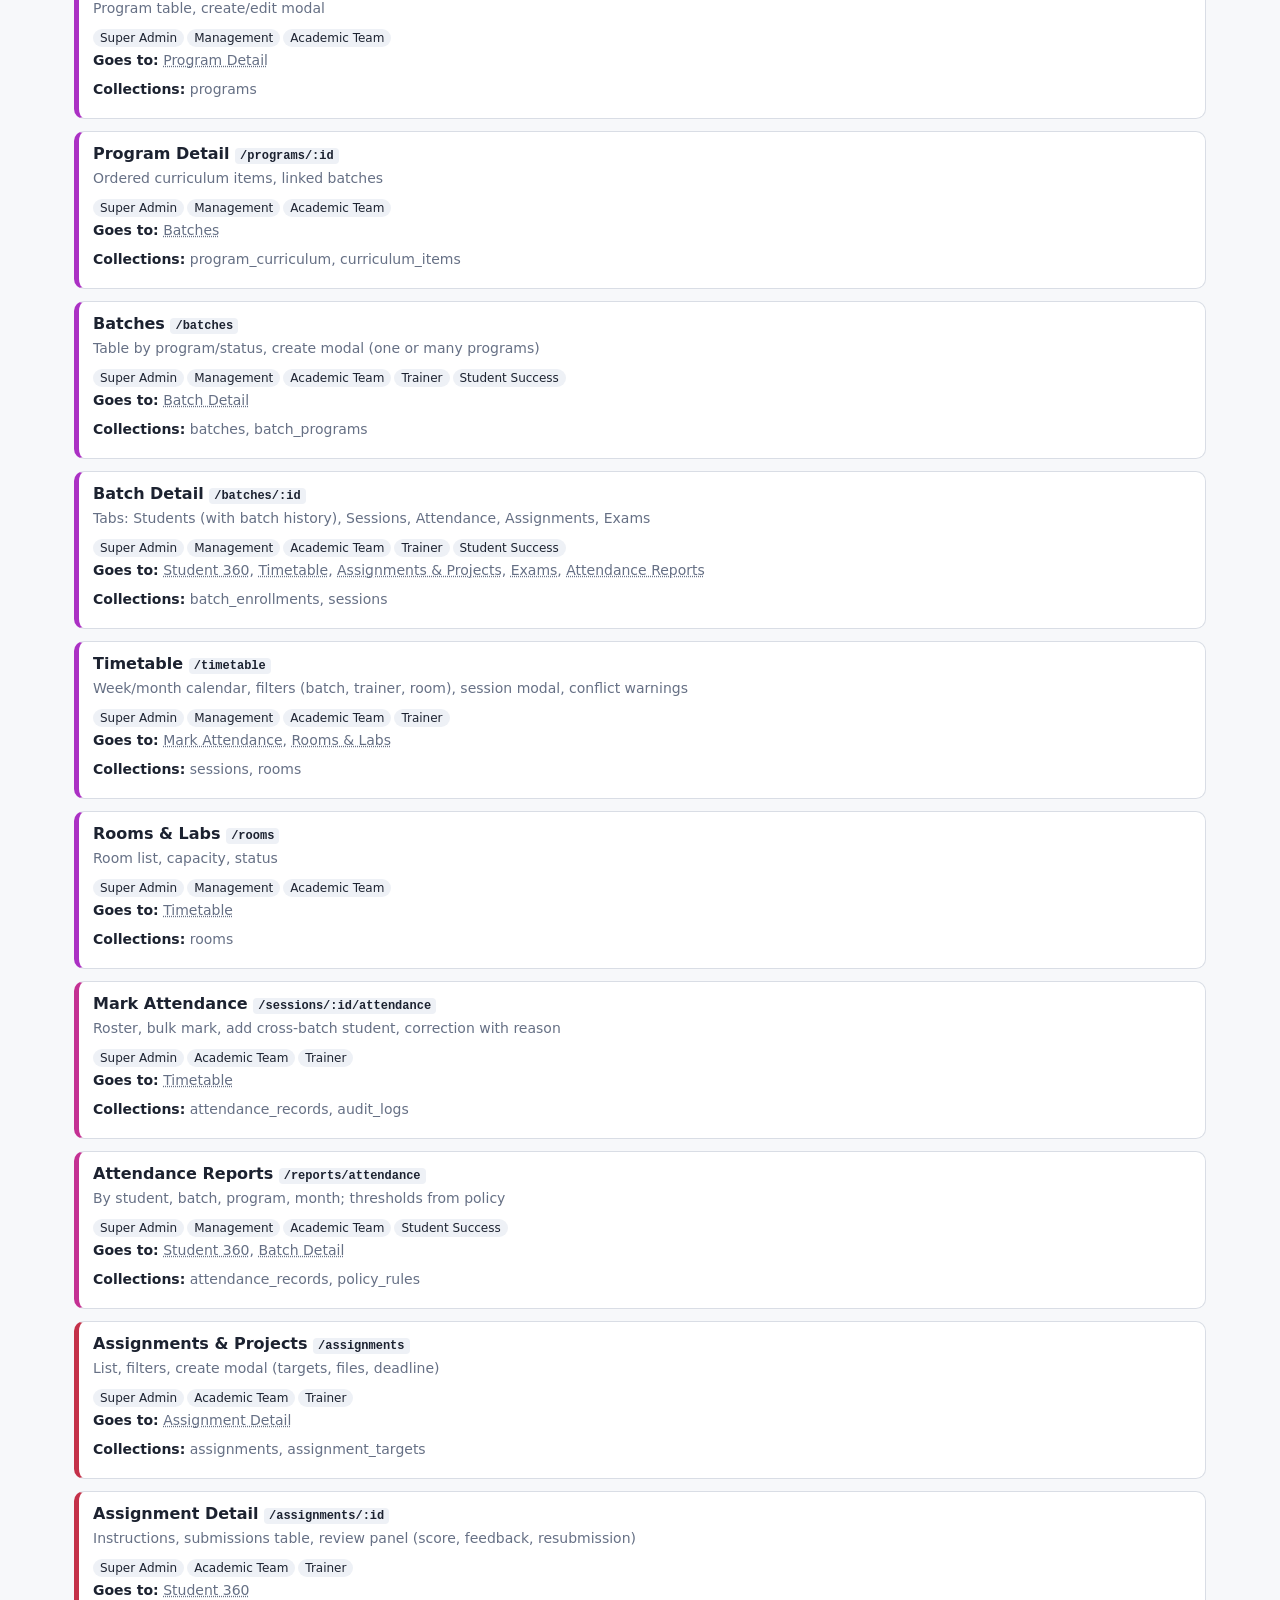
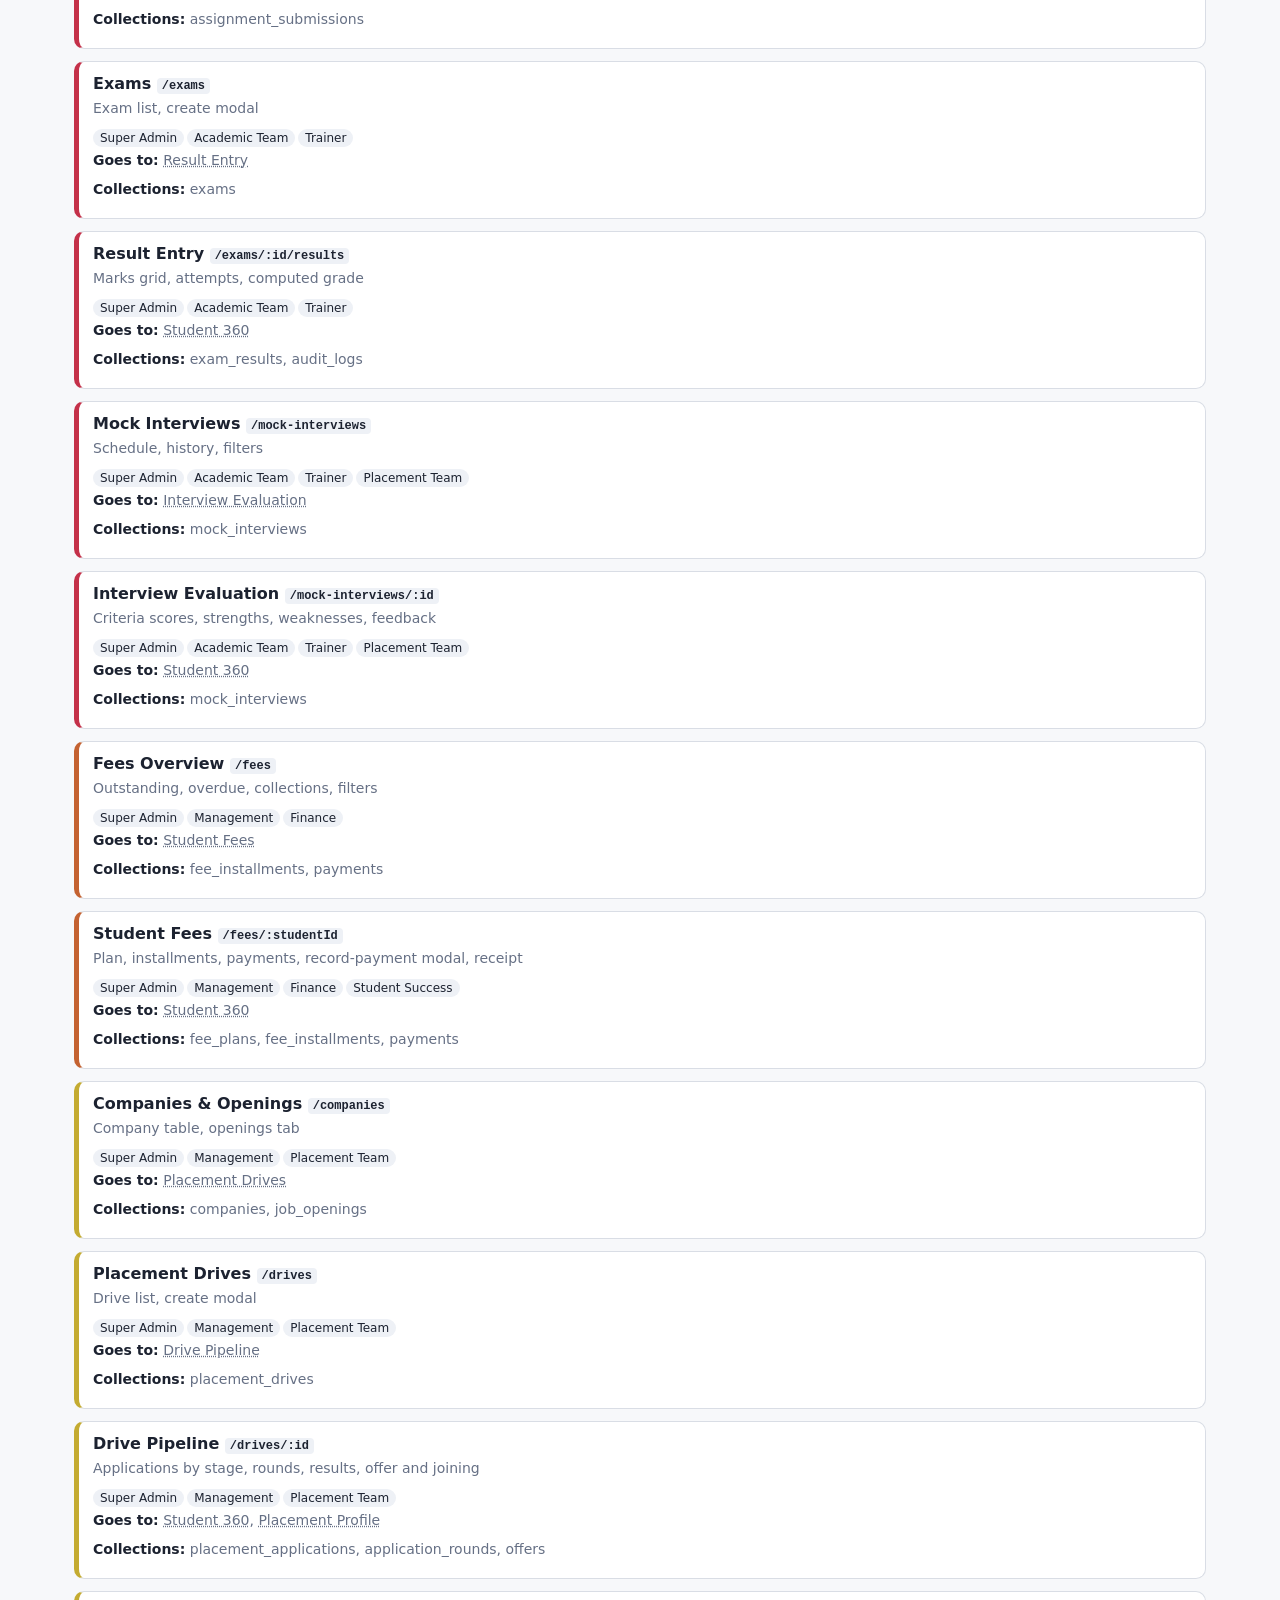
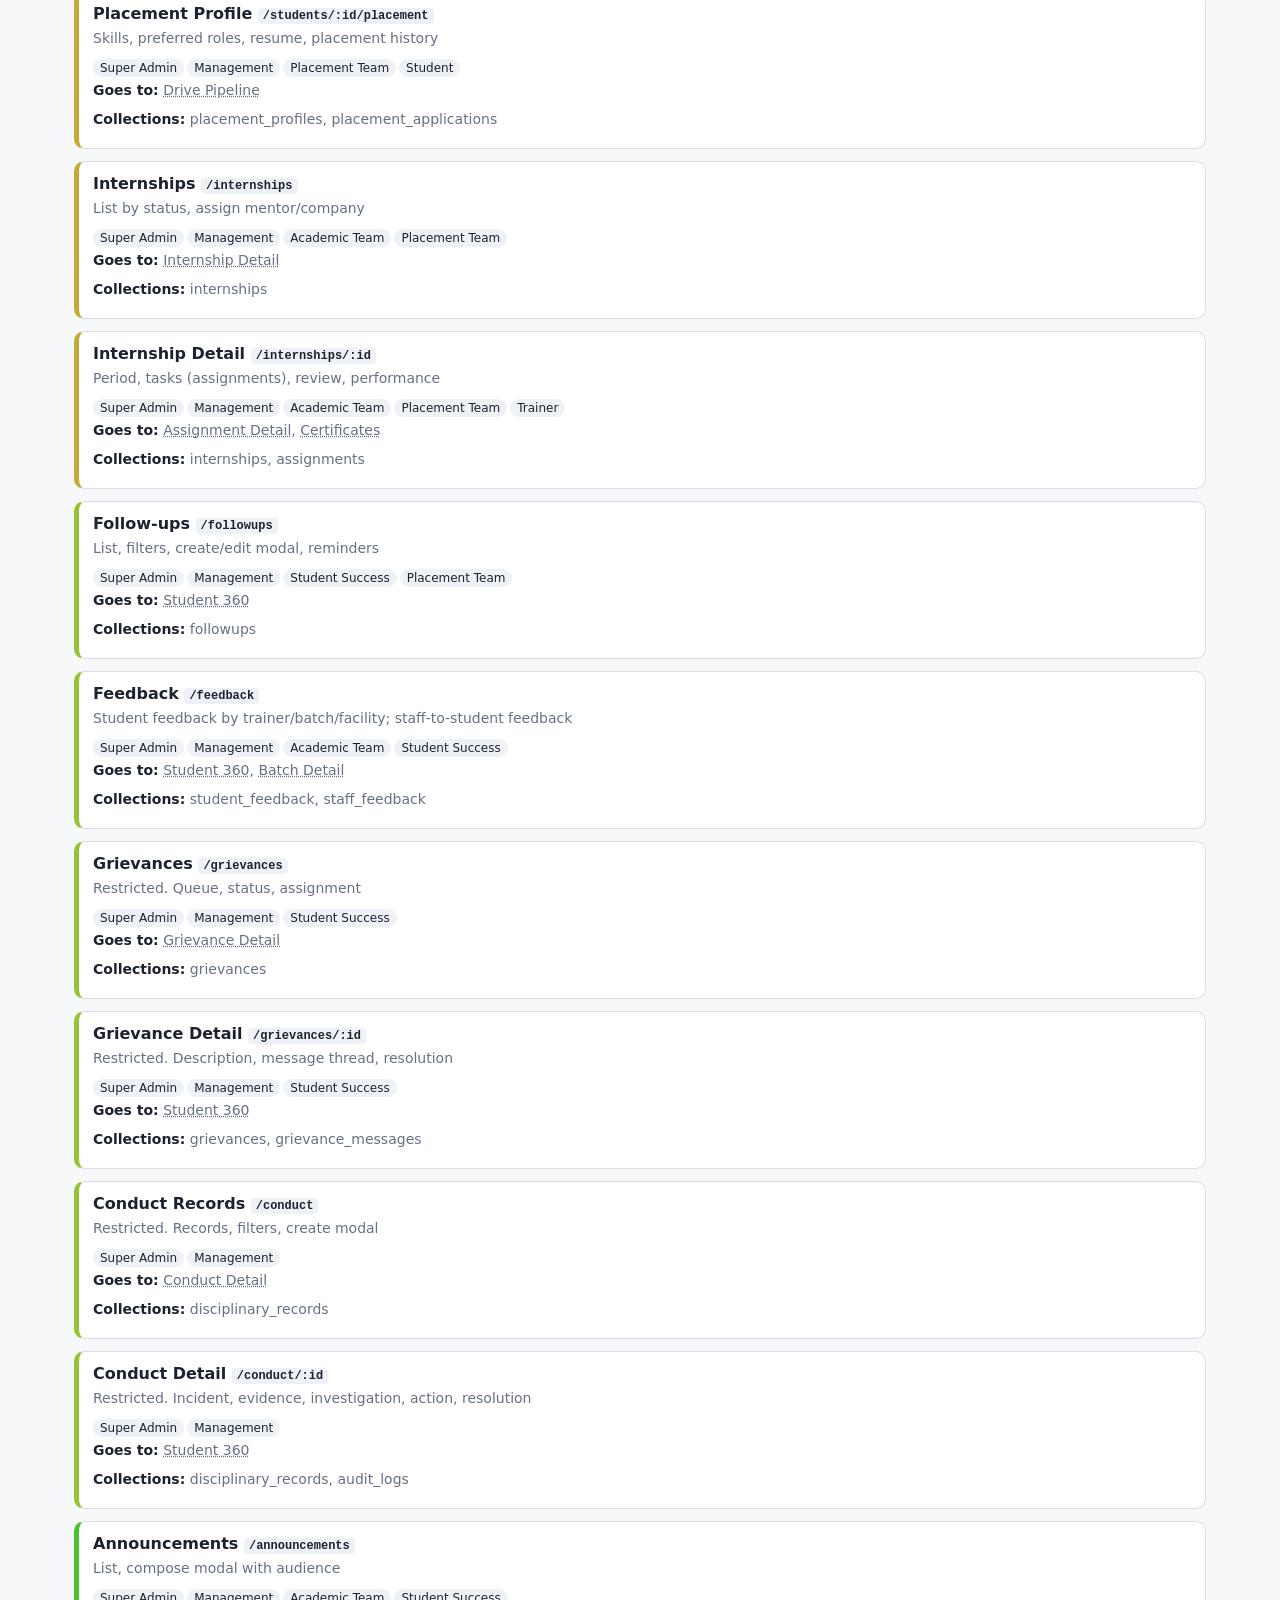
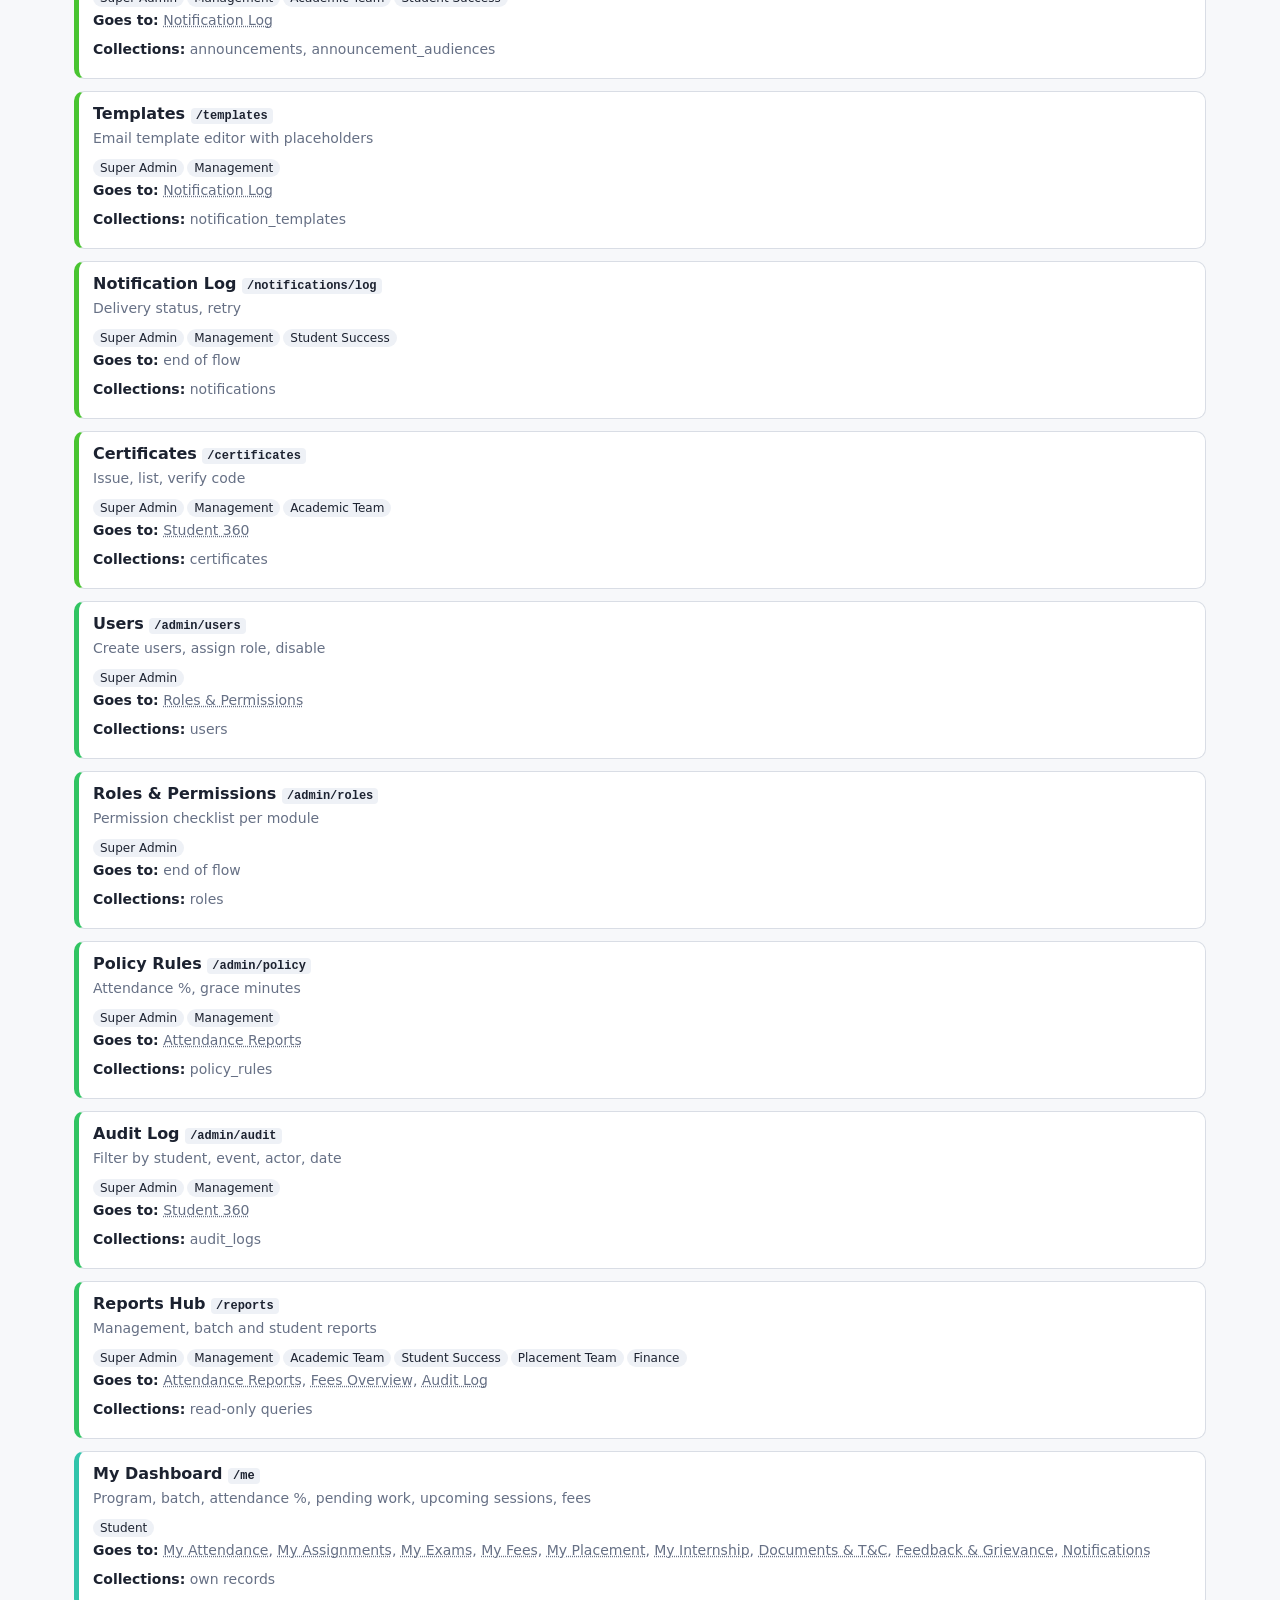
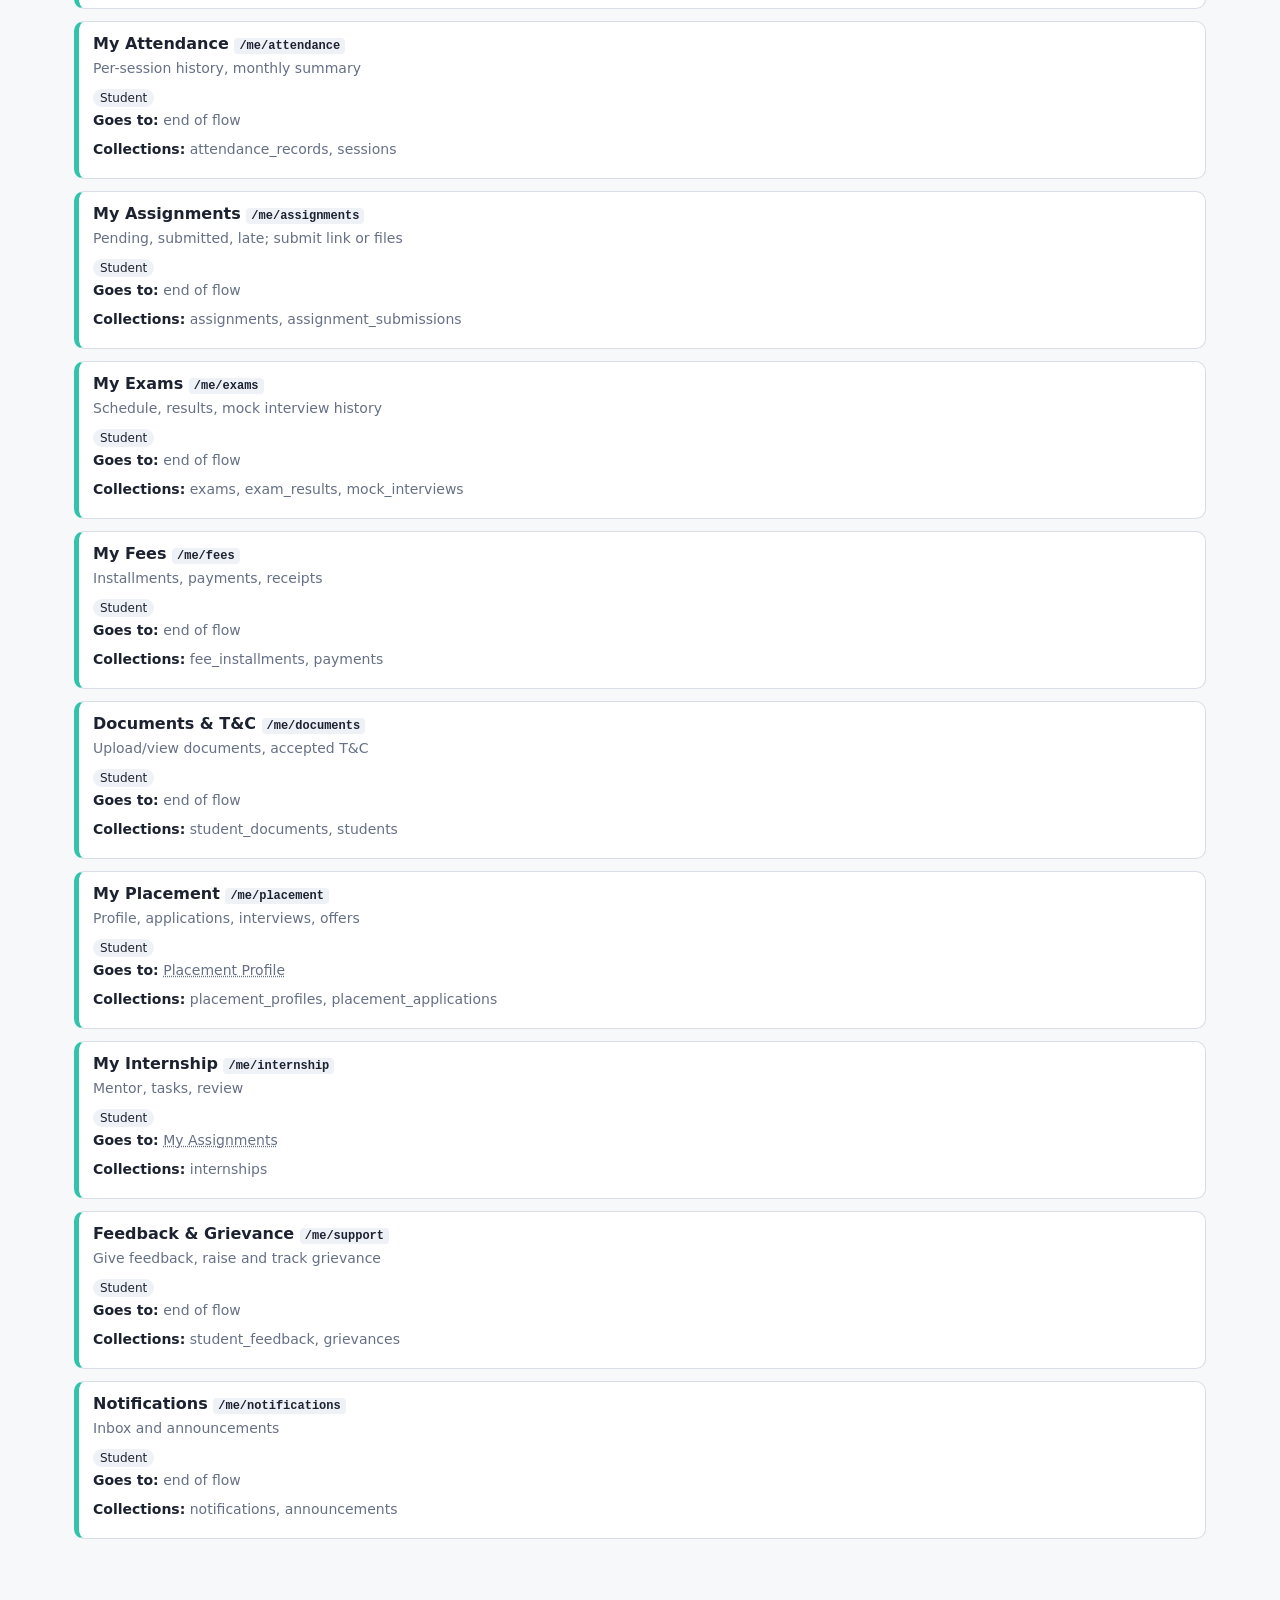
<file: synnefo-docs/pages/ui-structure.html>
<!DOCTYPE html>
<html lang="en"><head><meta charset="utf-8">
<meta name="viewport" content="width=device-width, initial-scale=1">
<title>Synnefo UI Structure</title>
<link rel="stylesheet" href="../assets/style.css"></head><body><main>
<h1>Synnefo Platform: UI Structure &amp; Navigation Map</h1>
<p>Every screen, who can open it, what it contains, where it navigates to, and which collections it reads or writes. Pick a role to see its sidebar and filter the map.</p>
<select id="role"></select><span id="cnt"></span>

<h2>Mind map</h2>
<p>Branches show where each screen lives. Hover or tap a screen to draw its navigation links: <b>solid-dash with a dot</b> = where it goes to, faded dashes = screens that come to it. Click to jump to its details.</p>
<div class="mm"><svg id="svg"></svg></div>

<h2>Sidebar for selected role</h2>
<div class="grid sm" id="sb"></div>

<h2>Shared UI building blocks</h2>
<ul>
<li><b>App shell:</b> role-based sidebar, top bar with global student search, notification bell, profile menu. Mobile-first layout for the student portal, desktop-first for staff.</li>
<li><b>List page:</b> search + filters + table + pagination + "Create" button (opens a modal or drawer; no separate form pages).</li>
<li><b>Detail page with tabs:</b> Student 360, Batch Detail, Drive Pipeline.</li>
<li><b>Reason dialog:</b> required for attendance corrections, result changes, batch transfers, payment corrections. It writes to the audit log.</li>
<li><b>Route guard:</b> checks the role's permission keys; restricted screens (conduct, grievances) are hidden from the sidebar for other roles.</li>
<li><b>Common widgets:</b> status badge, file uploader (signed URL), confirmation dialog, empty state, toast.</li>
</ul>

<h2>Screens</h2>
<input id="q" placeholder="Filter screens..."><div id="list"></div>
</main>
<script>
const R={A:"Super Admin",M:"Management",C:"Academic Team",T:"Trainer",S:"Student Success",P:"Placement Team",F:"Finance",U:"Student"};
const M=["Auth","Dashboards","Students","Academic","Attendance","Assessment","Finance","Career","Student Success","Comms & Docs","Admin","Student Portal"];
const D=[
["login",0,"Login","/login","AMCTSPFU","Email + password, forgot password, redirect by role",["dash_adm","dash_tr","dash_ss","dash_pl","dash_fn","s_home"],"users, roles"],
["dash_adm",1,"Admin Dashboard","/dashboard","AMC","KPI cards: active students, batch strength, attendance, fees, placement; recent audit events",["stu_list","batch_list","fee_over","att_rep","reports"],"students, batches, payments"],
["dash_tr",1,"Trainer Dashboard","/dashboard","T","Today's sessions, pending submissions, upcoming exams",["timetable","att_mark","asg_d","exam_res"],"sessions, assignment_submissions"],
["dash_ss",1,"Success Dashboard","/dashboard","S","Follow-ups due, low-attendance students, open grievances",["fu_list","stu_list","griev_list"],"followups, attendance_records"],
["dash_pl",1,"Placement Dashboard","/dashboard","P","Upcoming drives, applications by stage, follow-ups, mock schedule",["drive_list","fu_list","mock_list"],"placement_drives, placement_applications"],
["dash_fn",1,"Finance Dashboard","/dashboard","F","Due today, overdue list, collections",["fee_over","stu_fees"],"fee_installments, payments"],
["stu_list",2,"Students","/students","AMCSPF","Search, filters (program, batch, status), table, export",["stu_new","stu_360"],"students, enrollments, batch_enrollments"],
["stu_new",2,"Admission Wizard","/students/new","AMC","Steps: identity, program, batch, fee plan + installments, documents, T&C",["stu_360"],"students, users, enrollments, fee_plans, fee_installments"],
["stu_360",2,"Student 360","/students/:id","AMCTSPF","Header + tabs: Overview, Academic, Attendance, Assignments, Exams, Mock, Finance, Documents, Placement, Internship, Timeline",["batch_tr","stu_fees","pl_prof","intern_d","fu_list","cert_list","disc_d","att_rep"],"read by student_id across modules"],
["batch_tr",2,"Batch Transfer (modal)","/students/:id/transfer","AMC","Current batch, new batch (same program), effective date, reason",["stu_360"],"batch_enrollments, audit_logs"],
["prog_list",3,"Programs","/programs","AMC","Program table, create/edit modal",["prog_d"],"programs"],
["prog_d",3,"Program Detail","/programs/:id","AMC","Ordered curriculum items, linked batches",["batch_list"],"program_curriculum, curriculum_items"],
["batch_list",3,"Batches","/batches","AMCTS","Table by program/status, create modal (one or many programs)",["batch_d"],"batches, batch_programs"],
["batch_d",3,"Batch Detail","/batches/:id","AMCTS","Tabs: Students (with batch history), Sessions, Attendance, Assignments, Exams",["stu_360","timetable","asg_list","exam_list","att_rep"],"batch_enrollments, sessions"],
["timetable",3,"Timetable","/timetable","AMCT","Week/month calendar, filters (batch, trainer, room), session modal, conflict warnings",["att_mark","rooms"],"sessions, rooms"],
["rooms",3,"Rooms & Labs","/rooms","AMC","Room list, capacity, status",["timetable"],"rooms"],
["att_mark",4,"Mark Attendance","/sessions/:id/attendance","ACT","Roster, bulk mark, add cross-batch student, correction with reason",["timetable"],"attendance_records, audit_logs"],
["att_rep",4,"Attendance Reports","/reports/attendance","AMCS","By student, batch, program, month; thresholds from policy",["stu_360","batch_d"],"attendance_records, policy_rules"],
["asg_list",5,"Assignments & Projects","/assignments","ACT","List, filters, create modal (targets, files, deadline)",["asg_d"],"assignments, assignment_targets"],
["asg_d",5,"Assignment Detail","/assignments/:id","ACT","Instructions, submissions table, review panel (score, feedback, resubmission)",["stu_360"],"assignment_submissions"],
["exam_list",5,"Exams","/exams","ACT","Exam list, create modal",["exam_res"],"exams"],
["exam_res",5,"Result Entry","/exams/:id/results","ACT","Marks grid, attempts, computed grade",["stu_360"],"exam_results, audit_logs"],
["mock_list",5,"Mock Interviews","/mock-interviews","ACTP","Schedule, history, filters",["mock_eval"],"mock_interviews"],
["mock_eval",5,"Interview Evaluation","/mock-interviews/:id","ACTP","Criteria scores, strengths, weaknesses, feedback",["stu_360"],"mock_interviews"],
["fee_over",6,"Fees Overview","/fees","AMF","Outstanding, overdue, collections, filters",["stu_fees"],"fee_installments, payments"],
["stu_fees",6,"Student Fees","/fees/:studentId","AMFS","Plan, installments, payments, record-payment modal, receipt",["stu_360"],"fee_plans, fee_installments, payments"],
["comp_list",7,"Companies & Openings","/companies","AMP","Company table, openings tab",["drive_list"],"companies, job_openings"],
["drive_list",7,"Placement Drives","/drives","AMP","Drive list, create modal",["drive_d"],"placement_drives"],
["drive_d",7,"Drive Pipeline","/drives/:id","AMP","Applications by stage, rounds, results, offer and joining",["stu_360","pl_prof"],"placement_applications, application_rounds, offers"],
["pl_prof",7,"Placement Profile","/students/:id/placement","AMPU","Skills, preferred roles, resume, placement history",["drive_d"],"placement_profiles, placement_applications"],
["intern_list",7,"Internships","/internships","AMCP","List by status, assign mentor/company",["intern_d"],"internships"],
["intern_d",7,"Internship Detail","/internships/:id","AMCPT","Period, tasks (assignments), review, performance",["asg_d","cert_list"],"internships, assignments"],
["fu_list",8,"Follow-ups","/followups","AMSP","List, filters, create/edit modal, reminders",["stu_360"],"followups"],
["fb_list",8,"Feedback","/feedback","AMCS","Student feedback by trainer/batch/facility; staff-to-student feedback",["stu_360","batch_d"],"student_feedback, staff_feedback"],
["griev_list",8,"Grievances","/grievances","AMS","Restricted. Queue, status, assignment",["griev_d"],"grievances"],
["griev_d",8,"Grievance Detail","/grievances/:id","AMS","Restricted. Description, message thread, resolution",["stu_360"],"grievances, grievance_messages"],
["disc_list",8,"Conduct Records","/conduct","AM","Restricted. Records, filters, create modal",["disc_d"],"disciplinary_records"],
["disc_d",8,"Conduct Detail","/conduct/:id","AM","Restricted. Incident, evidence, investigation, action, resolution",["stu_360"],"disciplinary_records, audit_logs"],
["ann_list",9,"Announcements","/announcements","AMCS","List, compose modal with audience",["notif_log"],"announcements, announcement_audiences"],
["tmpl_list",9,"Templates","/templates","AM","Email template editor with placeholders",["notif_log"],"notification_templates"],
["notif_log",9,"Notification Log","/notifications/log","AMS","Delivery status, retry",[],"notifications"],
["cert_list",9,"Certificates","/certificates","AMC","Issue, list, verify code",["stu_360"],"certificates"],
["users",10,"Users","/admin/users","A","Create users, assign role, disable",["roles"],"users"],
["roles",10,"Roles & Permissions","/admin/roles","A","Permission checklist per module",[],"roles"],
["policy",10,"Policy Rules","/admin/policy","AM","Attendance %, grace minutes",["att_rep"],"policy_rules"],
["audit",10,"Audit Log","/admin/audit","AM","Filter by student, event, actor, date",["stu_360"],"audit_logs"],
["reports",10,"Reports Hub","/reports","AMCSPF","Management, batch and student reports",["att_rep","fee_over","audit"],"read-only queries"],
["s_home",11,"My Dashboard","/me","U","Program, batch, attendance %, pending work, upcoming sessions, fees",["s_att","s_asg","s_exam","s_fees","s_plc","s_int","s_docs","s_help","s_notif"],"own records"],
["s_att",11,"My Attendance","/me/attendance","U","Per-session history, monthly summary",[],"attendance_records, sessions"],
["s_asg",11,"My Assignments","/me/assignments","U","Pending, submitted, late; submit link or files",[],"assignments, assignment_submissions"],
["s_exam",11,"My Exams","/me/exams","U","Schedule, results, mock interview history",[],"exams, exam_results, mock_interviews"],
["s_fees",11,"My Fees","/me/fees","U","Installments, payments, receipts",[],"fee_installments, payments"],
["s_docs",11,"Documents & T&C","/me/documents","U","Upload/view documents, accepted T&C",[],"student_documents, students"],
["s_plc",11,"My Placement","/me/placement","U","Profile, applications, interviews, offers",["pl_prof"],"placement_profiles, placement_applications"],
["s_int",11,"My Internship","/me/internship","U","Mentor, tasks, review",["s_asg"],"internships"],
["s_help",11,"Feedback & Grievance","/me/support","U","Give feedback, raise and track grievance",[],"student_feedback, grievances"],
["s_notif",11,"Notifications","/me/notifications","U","Inbox and announcements",[],"notifications, announcements"]
];
const col=g=>`hsl(${g*30+200} 60% 48%)`,esc=s=>s.replace(/&/g,"&amp;").replace(/</g,"&lt;").replace(/>/g,"&gt;");
const by={};D.forEach(d=>by[d[0]]=d);
const rs=document.getElementById("role");
rs.innerHTML='<option value="">All roles</option>'+Object.entries(R).map(([k,v])=>`<option value="${k}">${v}</option>`).join("");
// cards
const list=document.getElementById("list");
function draw(){const r=rs.value,q=document.getElementById("q").value.toLowerCase();let n=0;
list.innerHTML=D.filter(d=>(!r||d[4].includes(r))&&(d[2]+d[3]+d[5]+d[7]).toLowerCase().includes(q)).map(d=>{n++;
return`<div class="card accent" id="s-${d[0]}" style="border-left-color:${col(d[1])}"><h3>${d[2]} <code>${d[3]}</code></h3><p>${esc(d[5])}</p>
<div>${[...d[4]].map(x=>`<span class="tag">${R[x]}</span>`).join("")}</div>
<p><b>Goes to:</b> ${d[6].length?d[6].map(x=>`<a class="ref" href="#s-${x}">${by[x][2]}</a>`).join(", "):"end of flow"}</p>
<p><b>Collections:</b> ${esc(d[7])}</p></div>`}).join("");
document.getElementById("cnt").textContent=n+" screens";
const sb=document.getElementById("sb");
sb.innerHTML=r?M.map((m,i)=>{const s=D.filter(d=>d[1]===i&&d[1]>0&&d[4].includes(r));return s.length?`<div class="card"><h4>${m}</h4>${s.map(d=>`<a class="item" href="#s-${d[0]}">${d[2]}</a>`).join("")}</div>`:""}).join(""):'<p>Select a role above.</p>';
document.querySelectorAll(".mm-node").forEach(g=>g.classList.toggle("off",!!r&&!by[g.dataset.n][4].includes(r)))}

// map: classic two-sided mind map
const cx=500,RH=24,GAP=14,pos={},mods={};
const side=(ms,s)=>{let y=40;ms.forEach(mi=>{const ls=D.filter(d=>d[1]===mi),top=y;ls.forEach((d,i)=>{pos[d[0]]={x:cx+s*330,y:top+i*RH+RH/2,s}});mods[mi]={x:cx+s*150,y:top+ls.length*RH/2,s};y=top+ls.length*RH+GAP});return y};
const H=Math.max(side([0,1,2,3,4,5,6],-1),side([7,8,9,10,11],1))+10,ry=H/2;
const svg=document.getElementById("svg");svg.setAttribute("viewBox",`0 0 1000 ${H}`);svg.setAttribute("width",1000);svg.setAttribute("height",H);
const cv=(x1,y1,x2,y2)=>{const m=(x1+x2)/2;return`M${x1},${y1} C${m},${y1} ${m},${y2} ${x2},${y2}`};
let h="";
M.forEach((g,i)=>{const m=mods[i];h+=`<path class="mm-edge" style="stroke:${col(i)}" d="${cv(cx+m.s*55,ry,m.x-m.s*56,m.y)}"/>`;
D.filter(d=>d[1]===i).forEach(d=>{const p=pos[d[0]];h+=`<path class="mm-edge" style="stroke:${col(i)}" d="${cv(m.x+m.s*56,m.y,p.x-p.s*85,p.y)}"/>`})});
h+=`<g><rect x="${cx-55}" y="${ry-18}" width="110" height="36" rx="18" fill="var(--fg)"/><text x="${cx}" y="${ry+4}" text-anchor="middle" style="fill:var(--bg);font-weight:700;font-size:12px">Synnefo Platform</text></g>`;
M.forEach((g,i)=>{const m=mods[i];h+=`<g class="mm-hub"><rect x="${m.x-56}" y="${m.y-14}" width="112" height="28" rx="14" fill="${col(i)}"/><text x="${m.x}" y="${m.y+4}" text-anchor="middle" style="fill:#fff;font-weight:700">${g}</text></g>`});
h+='<g id="xl"></g>';
h+=D.map(d=>{const p=pos[d[0]],t=d[2].length>24?d[2].slice(0,23)+"…":d[2];return`<g class="mm-node" data-n="${d[0]}"><rect x="${p.x-85}" y="${p.y-10}" width="170" height="20" rx="5" fill="${col(d[1])}" fill-opacity=".14" stroke="${col(d[1])}"/><text x="${p.x}" y="${p.y+4}" text-anchor="middle">${esc(t)}</text></g>`}).join("");
svg.innerHTML=h;
function link(a,b,cls){let d;if(a.s===b.s){const s=a.s,ax=a.x+s*85,bx=b.x+s*85;d=`M${ax},${a.y} Q${ax+s*70},${(a.y+b.y)/2} ${bx},${b.y}`}
else d=`M${a.x-a.s*85},${a.y} Q${cx},${(a.y+b.y)/2} ${b.x-b.s*85},${b.y}`;
return`<path class="mm-link ${cls}" d="${d}"/><circle class="mm-link ${cls}" style="fill:var(--fg)" cx="${b.s===a.s?b.x+b.s*85:b.x-b.s*85}" cy="${b.y}" r="3"/>`}
function hl(n){svg.classList.toggle("dim",!!n);svg.querySelectorAll(".on").forEach(el=>el.classList.remove("on"));const xl=document.getElementById("xl");xl.innerHTML="";if(!n)return;
const rel=new Set([n]);let o="";
by[n][6].forEach(t=>{if(t!==n){rel.add(t);o+=link(pos[n],pos[t],"out")}});
D.forEach(d=>{if(d[6].includes(n)&&d[0]!==n){rel.add(d[0]);o+=link(pos[d[0]],pos[n],"in")}});
xl.innerHTML=o;svg.querySelectorAll(".mm-node").forEach(g=>{if(rel.has(g.dataset.n))g.classList.add("on")})}
svg.querySelectorAll(".mm-node").forEach(g=>{g.onmouseenter=()=>hl(g.dataset.n);g.onmouseleave=()=>hl(null);g.onclick=()=>{const t=document.getElementById("s-"+g.dataset.n);if(t)t.scrollIntoView({behavior:"smooth"})}});
rs.onchange=draw;document.getElementById("q").oninput=draw;draw();
</script><script src="../assets/site.js" data-root=".."></script>
</body></html>
</file>
<file: synnefo-docs/assets/style.css>
/* ==========================================================
   Synnefo docs: ONE shared stylesheet for every page.
   New pages only need:  <link rel="stylesheet" href="../assets/style.css">
   Change colours below (tokens) and every page updates.
   ========================================================== */
:root{--bg:#f7f8fa;--fg:#1c2230;--card:#fff;--bd:#d9dde5;--mut:#667085;--code:#eef1f6;--ac:#2563eb;--teal:#0d9488}
@media (prefers-color-scheme:dark){:root:not([data-theme="light"]){--bg:#12151c;--fg:#e6e9f0;--card:#1b1f2a;--bd:#323848;--mut:#9aa3b5;--code:#242a38;--ac:#6ea0ff;--teal:#2dd4bf}}
:root[data-theme="dark"]{--bg:#12151c;--fg:#e6e9f0;--card:#1b1f2a;--bd:#323848;--mut:#9aa3b5;--code:#242a38;--ac:#6ea0ff;--teal:#2dd4bf}

/* ---------- base ---------- */
*{box-sizing:border-box}
html{scroll-padding-top:60px}
body{margin:0;background:var(--bg);color:var(--fg);font:14px/1.5 system-ui,-apple-system,"Segoe UI",Roboto,sans-serif}
main{max-width:1160px;margin:0 auto;padding:20px 14px 60px}
h1{font-size:24px;margin:0 0 4px}h2{font-size:18px;margin:30px 0 10px}h3{font-size:16px;margin:0}
p,li{color:var(--mut)}p{margin:4px 0}li{margin:3px 0}b,strong{color:var(--fg)}
code{background:var(--code);color:var(--fg);padding:1px 5px;border-radius:4px;font-size:12px}
a{color:var(--ac)}a.ref{color:inherit;text-decoration:underline dotted}
a.item{display:block;font-size:13px;color:var(--fg);text-decoration:none;padding:1px 0}
button,input,select{padding:8px 12px;border:1px solid var(--bd);border-radius:8px;background:var(--card);color:var(--fg);font-size:14px;margin:4px 6px 4px 0}
button{cursor:pointer;font-size:13px}
input{width:min(100%,360px)}

/* ---------- site navigation (injected by assets/site.js) ---------- */
.site-nav{position:sticky;top:0;z-index:20;display:flex;gap:4px;align-items:center;overflow-x:auto;padding:8px 14px;background:var(--card);border-bottom:1px solid var(--bd)}
.site-nav a{padding:5px 10px;border-radius:7px;color:var(--fg);text-decoration:none;font-size:13px;white-space:nowrap}
.site-nav a.brand{font-weight:700;margin-right:8px}
.site-nav a.active{background:var(--ac);color:#fff}

/* ---------- cards, grids, tags ---------- */
.card{background:var(--card);border:1px solid var(--bd);border-radius:10px;padding:10px 14px}
.card.accent{margin:12px 0;border-left:5px solid var(--accent,var(--ac))}  /* set --accent or border-left-color inline for a colour */
.card h3{margin:0}.card p{margin:2px 0 8px}
.card h4{margin:0 0 4px;font-size:12px;text-transform:uppercase;color:var(--mut)}
a.card.link{display:block;color:var(--fg);text-decoration:none}a.card.link:hover{border-color:var(--ac)}
.grid{display:grid;grid-template-columns:repeat(auto-fit,minmax(260px,1fr));gap:10px}
.grid.sm{grid-template-columns:repeat(auto-fill,minmax(210px,1fr))}
.tag{display:inline-block;background:var(--code);color:var(--fg);padding:0 7px;border-radius:9px;margin:1px 3px 1px 0;font-size:12px}
.note{margin-top:8px;font-size:12px;background:var(--code);padding:6px 10px;border-radius:6px;color:var(--mut)}
.pill{font:600 12px ui-monospace,Menlo,Consolas,monospace;color:#fff;padding:1px 9px;border-radius:9px;margin-right:6px}
.via{margin-left:6px;font:11px ui-monospace,Menlo,monospace;color:var(--mut)}
.chips{display:flex;flex-wrap:wrap;gap:5px;margin:10px 0}
.chips span{font:11px ui-monospace,Menlo,Consolas,monospace;padding:2px 8px;border-radius:9px;cursor:pointer;border:1px solid var(--bd);color:#fff}
.scroll{overflow-x:auto}

/* ---------- code blocks ---------- */
pre{background:var(--code);color:var(--fg);padding:10px 12px;border-radius:8px;overflow-x:auto;font:12px/1.5 ui-monospace,Menlo,Consolas,monospace;margin:6px 0}
pre code{background:none;padding:0}

/* ---------- tables, key-value lists, lanes ---------- */
.tbl{border-collapse:collapse;width:100%;font-size:13px}
.tbl th,.tbl td{text-align:left;padding:4px 8px;border-bottom:1px solid var(--bd);white-space:nowrap}
.tbl th{color:var(--mut);font-weight:600}.tbl td:first-child{font-family:ui-monospace,Menlo,Consolas,monospace}
.kv{display:grid;grid-template-columns:max-content 1fr;gap:1px 12px;margin:6px 0;font-size:13px}
.kv dt{color:var(--mut);font-family:ui-monospace,Menlo,monospace}.kv dd{margin:0;word-break:break-word}
.derived{font-style:italic;color:var(--teal)}
.lane{display:grid;grid-template-columns:90px 1fr;gap:4px 10px;font-size:13px;margin:5px 0}.lane b{color:var(--mut);font-weight:600}

/* ---------- progress / checklist (sprint plan) ---------- */
.bar{display:flex;gap:3px;overflow-x:auto;padding-bottom:4px}
.bar a{flex:1;min-width:64px;text-align:center;padding:6px 2px;border-radius:6px;background:var(--card);border:1px solid var(--bd);color:var(--fg);text-decoration:none;font-size:12px}
.bar a.done{background:var(--ac);color:#fff;border-color:var(--ac)}.bar a.ms{border-bottom:3px solid var(--ac)}
.prog{height:8px;background:var(--code);border-radius:5px;margin:8px 0}.prog i{display:block;height:100%;background:var(--ac);border-radius:5px;width:0}
.check{cursor:pointer;float:right;font-size:13px;color:var(--mut)}

/* ---------- bottom detail panel ---------- */
.panel{position:fixed;left:0;right:0;bottom:0;z-index:30;max-height:42vh;overflow:auto;display:none;background:var(--card);border-top:2px solid var(--bd);padding:12px 16px calc(14px + env(safe-area-inset-bottom,0px));box-shadow:0 -6px 20px rgba(0,0,0,.18)}
.panel-in{max-width:900px;margin:0 auto}.panel .close{float:right;margin:0}

/* ---------- mind map (SVG) ---------- */
.mm{overflow:auto;max-height:80vh;background:var(--card);border:1px solid var(--bd);border-radius:10px;margin-top:6px}
.mm text{font:11px system-ui,sans-serif;fill:var(--fg)}
.mm .gl{font-weight:700;font-size:12px}
.mm .mm-mono{font:600 10px ui-monospace,Menlo,Consolas,monospace}
.mm-edge{fill:none;stroke:var(--mut);stroke-width:1.6;opacity:.5}
.mm-link{fill:none;stroke:var(--fg);stroke-width:1.6;stroke-dasharray:5 3}.mm-link.in{opacity:.45}
.mm-node,.mm-toggle{cursor:pointer}.mm-node:hover rect{stroke-width:2.2}.mm-node.sel rect{stroke-width:3}
.off{opacity:.15}
.dim .mm-edge{opacity:.06}.dim .mm-edge.on{opacity:.9}
.dim .mm-node,.dim .mm-hub{opacity:.25}.dim .mm-node.on{opacity:1}
</file>
